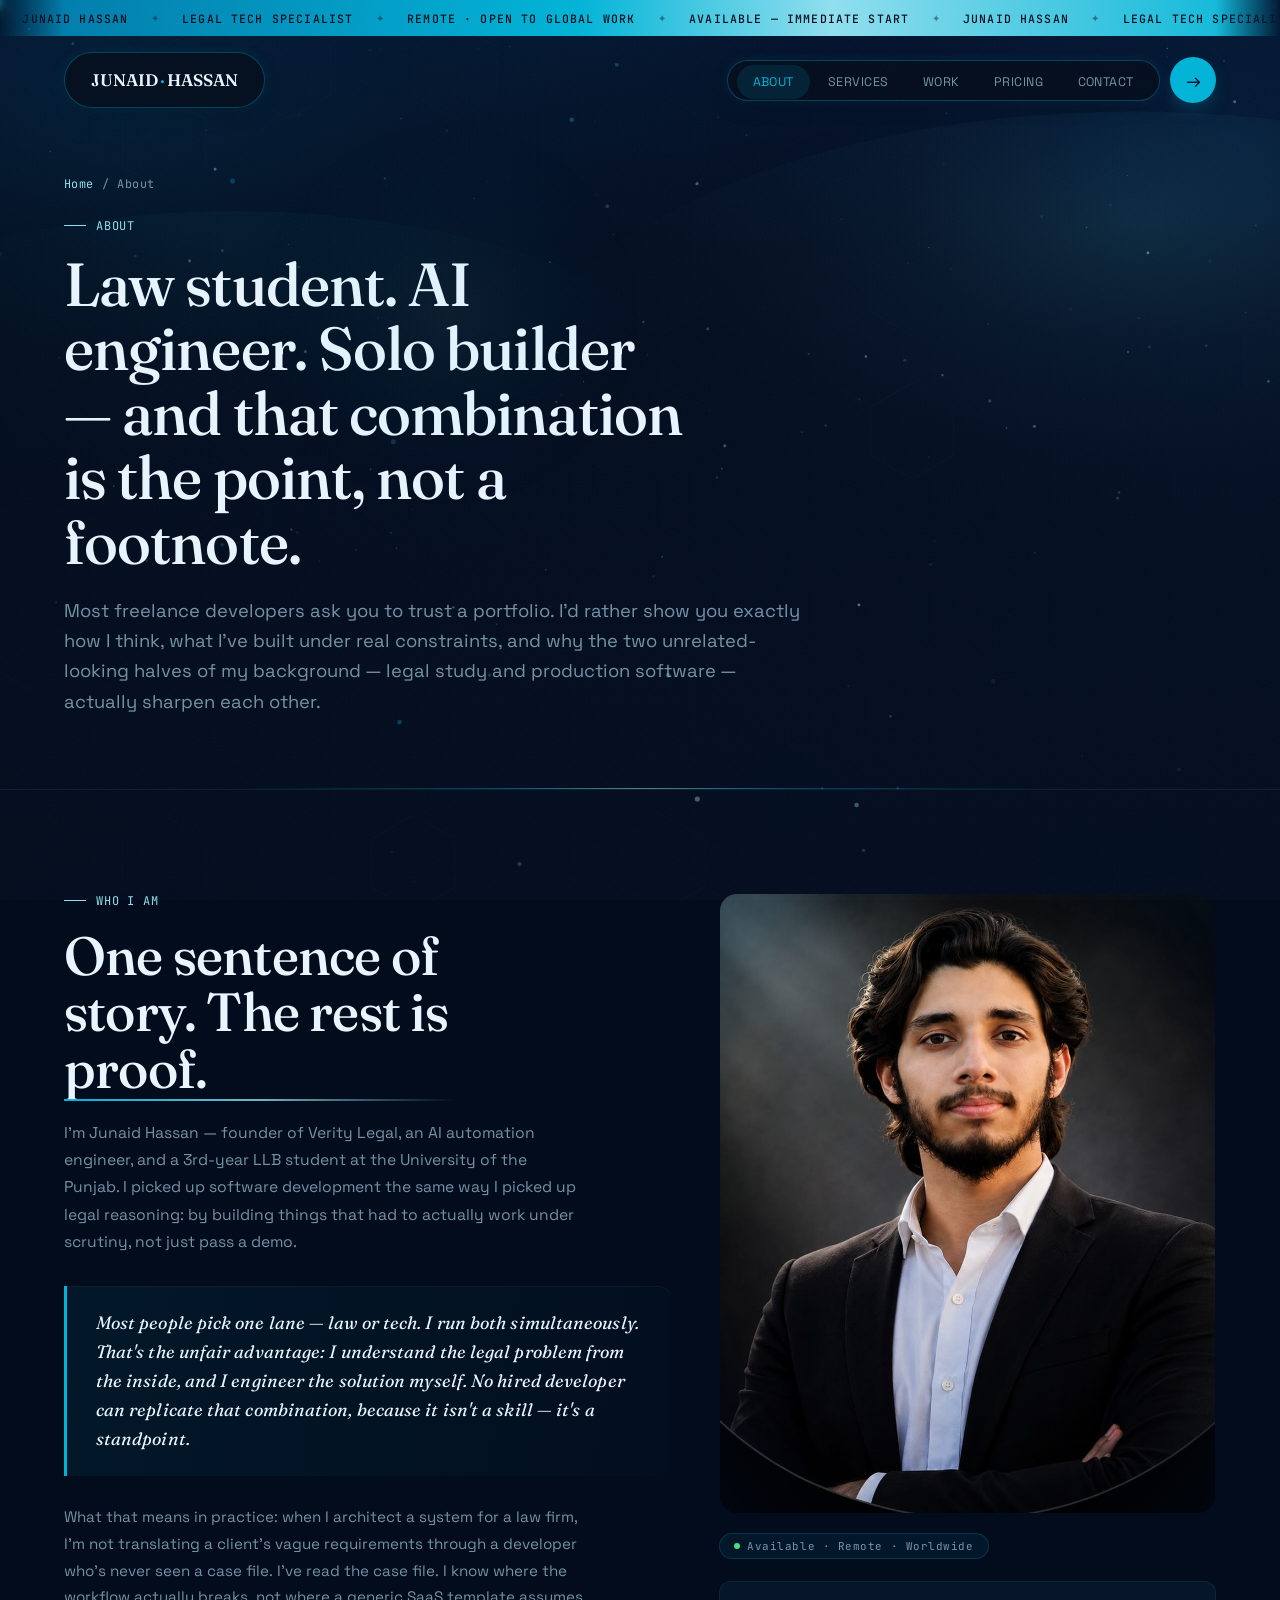
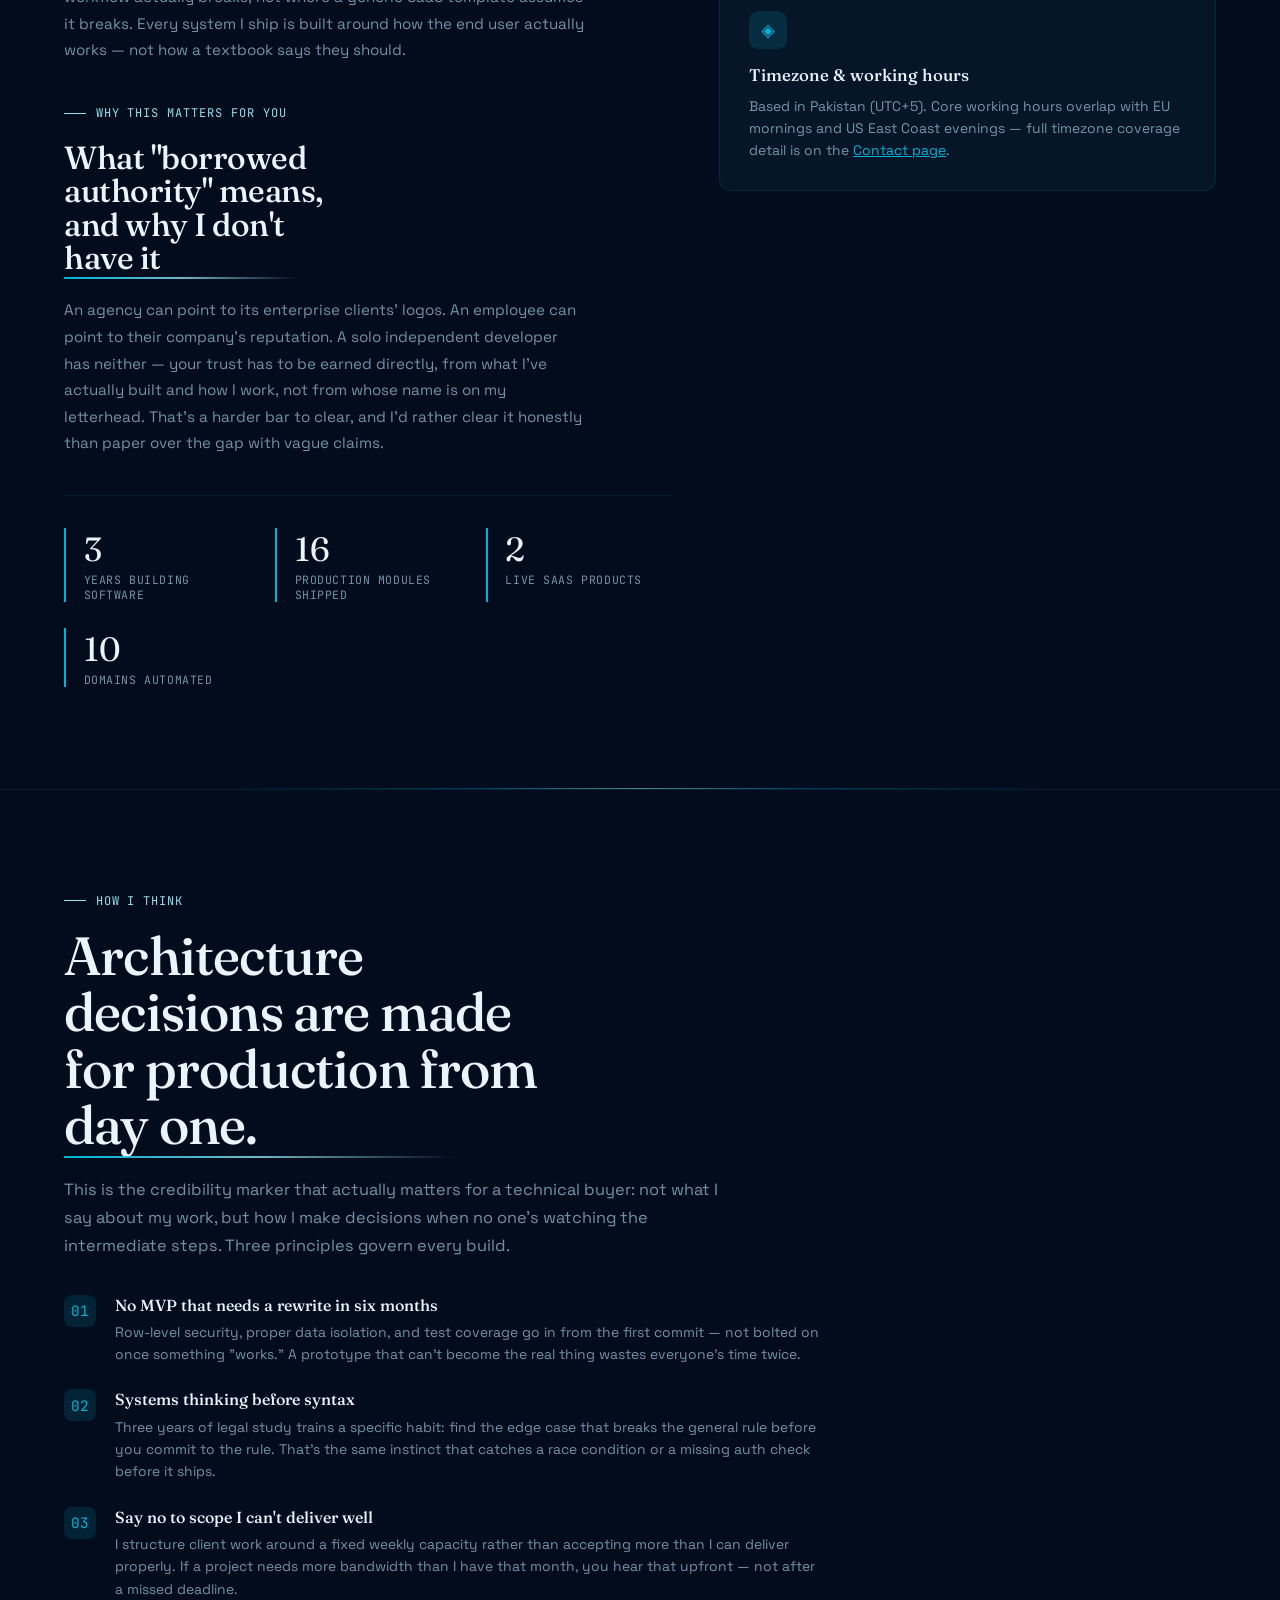
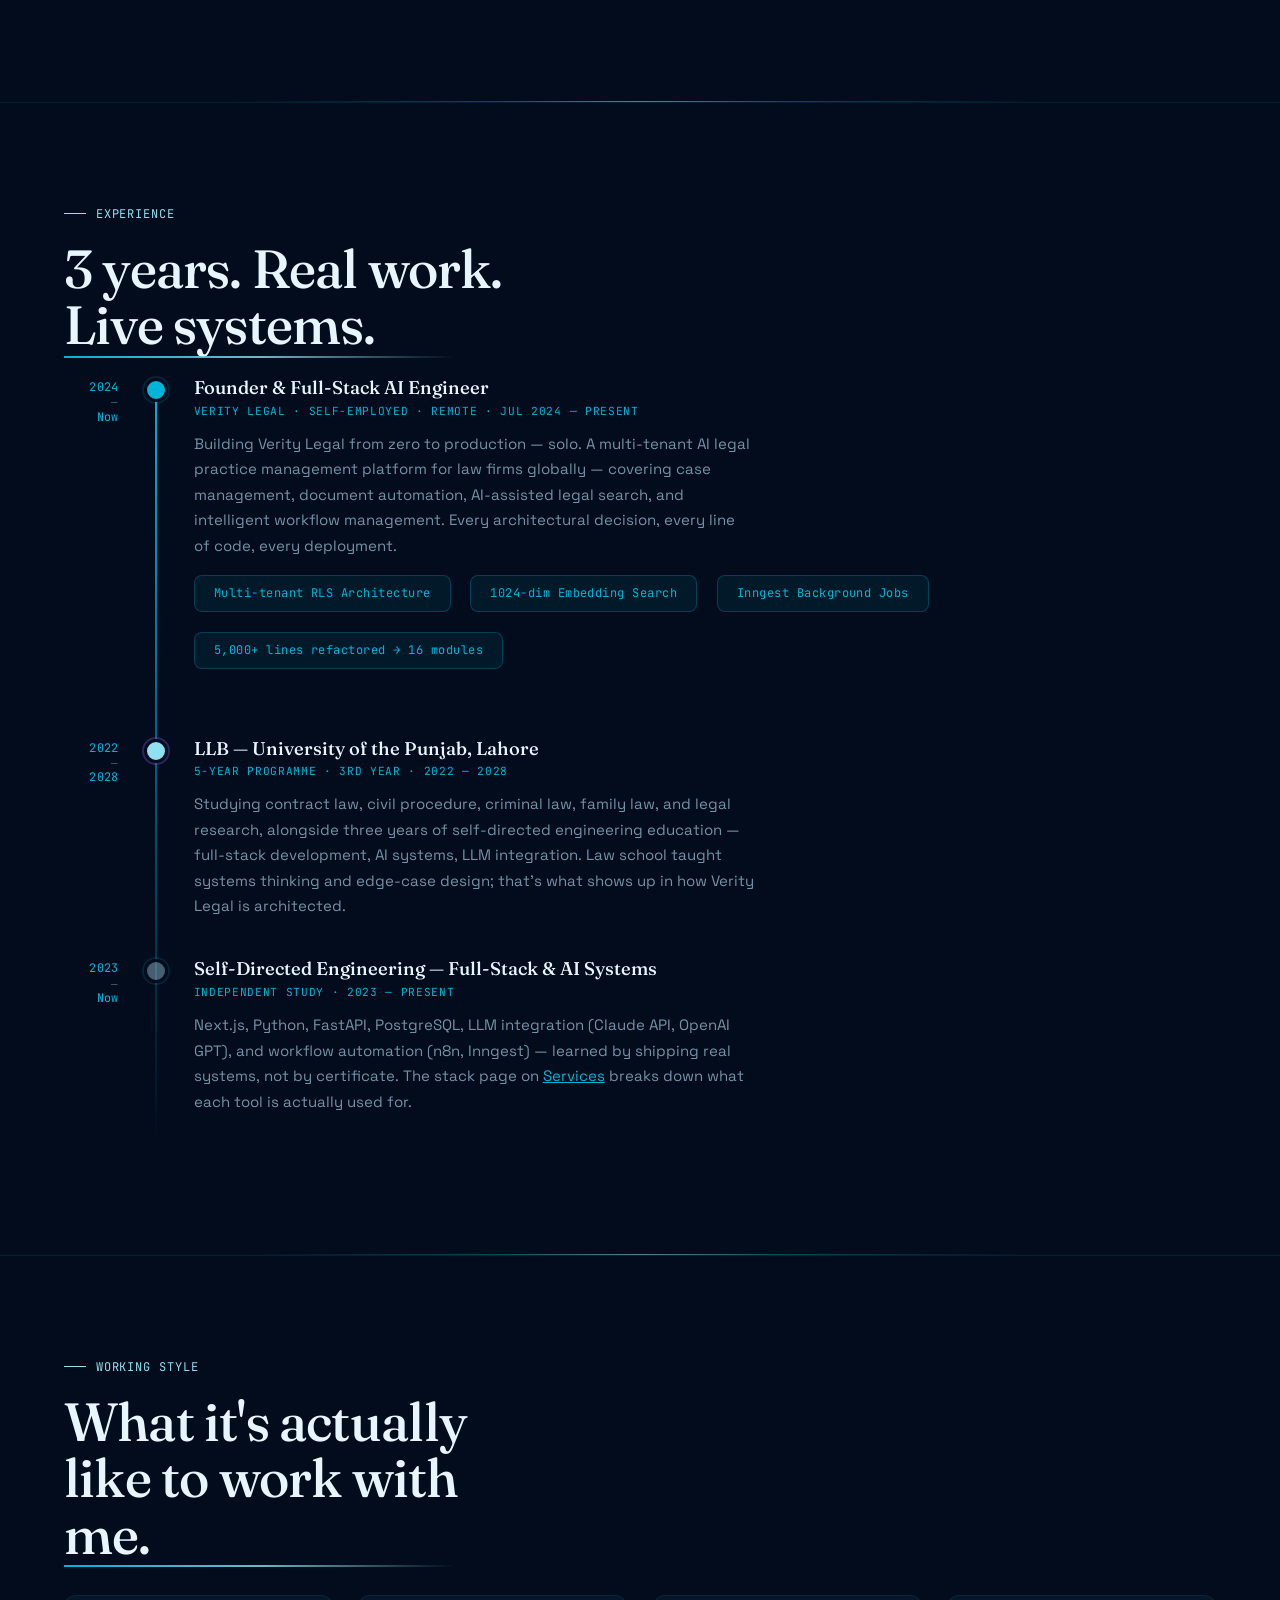
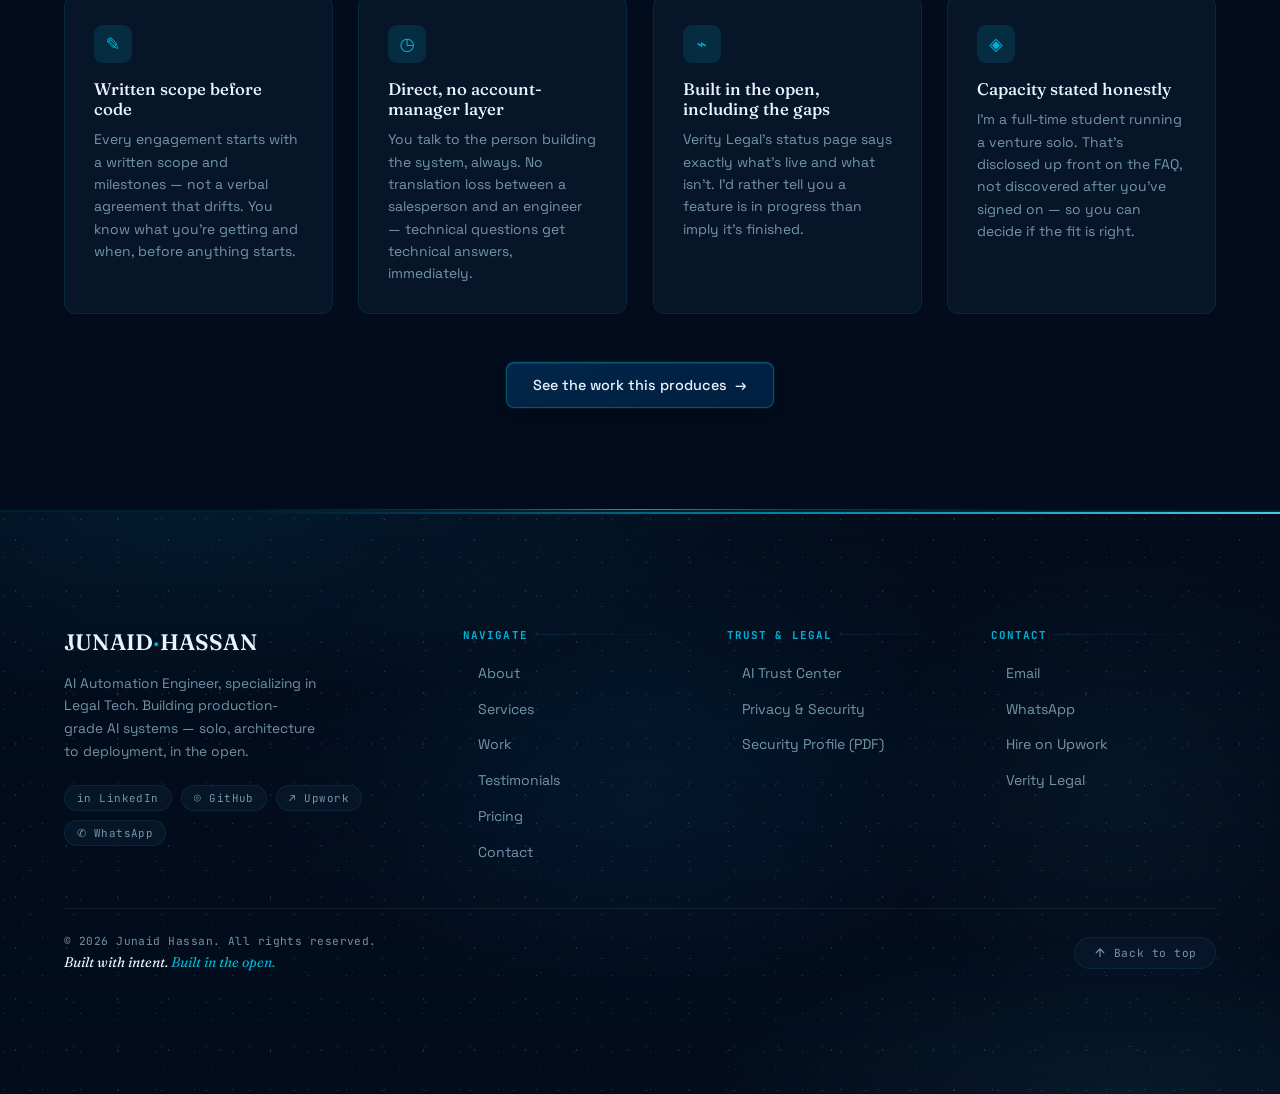
<file: about.html>
<!DOCTYPE html>
<html lang="en">
<head>
<meta charset="UTF-8">
<meta name="google-site-verification" content="Zo-1-3_jk0CMlfBj04-vwXbx1UrbDhZj0A1IevaZsqs" />
<meta name="viewport" content="width=device-width, initial-scale=1.0, viewport-fit=cover">
<meta name="mobile-web-app-capable" content="yes">
<meta name="apple-mobile-web-app-capable" content="yes">
<meta name="apple-mobile-web-app-status-bar-style" content="black-translucent">
<link rel="icon" href="data:image/svg+xml,%3Csvg xmlns=%22http://www.w3.org/2000/svg%22 viewBox=%220 0 100 100%22%3E%3Crect width=%22100%22 height=%22100%22 rx=%2220%22 fill=%22%23030c1c%22/%3E%3Ctext x=%2250%22 y=%2266%22 font-size=%2255%22 font-family=%22Arial,sans-serif%22 font-weight=%22bold%22 fill=%22%2300b4d8%22 text-anchor=%22middle%22%3EJ%3C/text%3E%3C/svg%3E">
<title>About Junaid Hassan — AI Automation Engineer & Legal Tech Founder</title>
<meta name="description" content="Law student, AI engineer, solo builder. Why a legal background and production software engineering sharpen each other — and what it's actually like to work with me.">
<link rel="manifest" href="/manifest.json">
<meta name="theme-color" content="#030c1c">
<meta name="color-scheme" content="dark">
<meta property="og:title" content="About Junaid Hassan — AI Automation Engineer & Legal Tech Founder">
<meta property="og:description" content="Law student, AI engineer, solo builder. Why a legal background and production software engineering sharpen each other — and what it's actually like to work with me.">
<meta property="og:type" content="website">
<meta property="og:url" content="https://junaid-hassan.vercel.app/about.html">
<meta property="og:image" content="https://junaid-hassan.vercel.app/assets/og-banner.png">
<meta property="og:image:width" content="1200">
<meta property="og:image:height" content="630">
<link rel="canonical" href="https://junaid-hassan.vercel.app/about.html">
<meta name="twitter:card" content="summary_large_image">
<meta name="twitter:title" content="About Junaid Hassan — AI Automation Engineer & Legal Tech Founder">
<meta name="twitter:description" content="Law student, AI engineer, solo builder. Why a legal background and production software engineering sharpen each other — and what it's actually like to work with me.">
<meta name="twitter:image" content="https://junaid-hassan.vercel.app/assets/og-banner.png">
<script type="application/ld+json">
{
  "@context": "https://schema.org",
  "@type": "ProfilePage",
  "mainEntity": {
    "@type": "Person",
    "name": "Junaid Hassan",
    "jobTitle": "AI Automation Engineer",
    "description": "Founder of Verity Legal, AI automation engineer, and 3rd-year LLB student at the University of the Punjab. Builds production-grade AI systems for law firms and B2B companies globally.",
    "url": "https://junaid-hassan.vercel.app/about.html",
    "email": "junaid.aideveloper@gmail.com",
    "sameAs": [
      "https://www.linkedin.com/in/junaidxaiautomation",
      "https://github.com/JunaidxAutomation",
      "https://www.upwork.com/freelancers/~0137bbeb7425fe8586"
    ],
    "alumniOf": "University of the Punjab",
    "knowsAbout": ["AI Automation","Legal Tech","LLM Integration","Next.js","Python","FastAPI","Supabase"]
  }
}
</script>
<link rel="preconnect" href="https://fonts.googleapis.com">
<link rel="preconnect" href="https://fonts.gstatic.com" crossorigin>
<link href="https://fonts.googleapis.com/css2?family=Fraunces:opsz,wght@9..144,300;9..144,500;9..144,600;9..144,700&family=Space+Grotesk:wght@400;500;700&family=JetBrains+Mono:wght@400;500&display=swap" rel="stylesheet">
<link rel="stylesheet" href="base.css">
<link rel="stylesheet" href="pages.css">
</head>
<body>

<a href="#main-content" class="skip-link">Skip to content</a>

<div class="page-lines" aria-hidden="true">
  <span class="pl-h"></span><span class="pl-h"></span><span class="pl-h"></span><span class="pl-h"></span><span class="pl-h"></span>
  <span class="pl-h"></span><span class="pl-h"></span><span class="pl-h"></span><span class="pl-h"></span><span class="pl-h"></span>
  <span class="pl-v"></span><span class="pl-v"></span><span class="pl-v"></span><span class="pl-v"></span><span class="pl-v"></span>
  <span class="pl-v"></span><span class="pl-v"></span><span class="pl-v"></span><span class="pl-v"></span>
  <span class="pl-d"></span><span class="pl-d"></span><span class="pl-d"></span><span class="pl-d"></span><span class="pl-d"></span>
</div>

<canvas id="bg-aurora" aria-hidden="true"></canvas>
<canvas id="bg-hex"    aria-hidden="true"></canvas>
<canvas id="bg-stars"  aria-hidden="true"></canvas>
<div class="bg-orbs" aria-hidden="true"></div>
<div class="grain-overlay" aria-hidden="true"></div>
<div class="scroll-progress" id="scrollProgress" role="progressbar" aria-valuemin="0" aria-valuemax="100" aria-valuenow="0" aria-label="Page scroll progress"></div>

<div class="announce-bar" id="announceBar">
  <div class="announce-outer">
    <div class="announce-track" aria-label="Available for global projects">
      <div class="announce-group">
        <span>Junaid Hassan</span><span class="sep">✦</span>
        <span>Legal Tech Specialist</span><span class="sep">✦</span>
        <span>Remote · Open to Global Work</span><span class="sep">✦</span>
        <span>Available — Immediate Start</span><span class="sep">✦</span>
      </div>
      <div class="announce-group" aria-hidden="true">
        <span>Junaid Hassan</span><span class="sep">✦</span>
        <span>Legal Tech Specialist</span><span class="sep">✦</span>
        <span>Remote · Open to Global Work</span><span class="sep">✦</span>
        <span>Available — Immediate Start</span><span class="sep">✦</span>
      </div>
    </div>
  </div>
</div>

<header>
  <a href="index.html#top" class="logo logo-pill">JUNAID<span>·</span>HASSAN</a>
  <div class="nav-cluster">
    <nav class="pill-nav" aria-label="Primary">
      <ul>
        <li><a href="about.html" class="navlink">About</a></li>
        <li><a href="services.html" class="navlink">Services</a></li>
        <li><a href="work.html" class="navlink">Work</a></li>
        <li><a href="pricing.html" class="navlink">Pricing</a></li>
        <li><a href="contact.html" class="navlink">Contact</a></li>
      </ul>
    </nav>
    <a href="contact.html" class="nav-cta-circle" aria-label="Book a call">→</a>
    <button class="mobile-toggle" id="hamburgerBtn" aria-label="Open navigation menu" aria-expanded="false" aria-controls="mobileMenu" type="button">
      <span class="hb-bar"></span>
      <span class="hb-bar"></span>
      <span class="hb-bar"></span>
    </button>
  </div>
</header>

<div class="mobile-menu" id="mobileMenu" role="dialog" aria-modal="true" aria-label="Navigation menu">
  <button class="mobile-menu-close" id="mobileMenuClose" aria-label="Close menu">✕</button>
  <nav aria-label="Mobile">
    <a href="index.html#top" class="mobile-navlink">Home</a>
    <a href="about.html" class="mobile-navlink">About</a>
    <a href="services.html" class="mobile-navlink">Services</a>
    <a href="work.html" class="mobile-navlink">Work</a>
    <a href="testimonials.html" class="mobile-navlink">Testimonials</a>
    <a href="pricing.html" class="mobile-navlink">Pricing</a>
    <a href="trust.html" class="mobile-navlink">AI Trust Center</a>
    <a href="legal.html" class="mobile-navlink">Legal &amp; Security</a>
    <a href="contact.html" class="mobile-navlink">Contact</a>
  </nav>
</div>

<main id="main-content">
<!-- ============ PAGE HERO ============ -->
<section class="page-hero">
  <div class="container">
    <div class="breadcrumb"><a href="index.html#top">Home</a> <span>/</span> <span>About</span></div>
    <div class="eyebrow mono">About</div>
    <h1>Law student. AI engineer. Solo builder — and that combination is the point, not a footnote.</h1>
    <p class="page-sub">Most freelance developers ask you to trust a portfolio. I'd rather show you exactly how I think, what I've built under real constraints, and why the two unrelated-looking halves of my background — legal study and production software — actually sharpen each other.</p>
  </div>
</section>

<!-- ============ STORY + CREDENTIALS ============ -->
<section id="story">
  <div class="container">
    <div class="two-col">
      <div class="text-col">
        <div class="eyebrow mono">Who I Am</div>
        <h2>One sentence of story. The rest is proof.</h2>
        <p style="color:var(--muted); font-size:.98rem; line-height:1.75; margin-bottom:1.4rem;">I'm Junaid Hassan — founder of Verity Legal, an AI automation engineer, and a 3rd-year LLB student at the University of the Punjab. I picked up software development the same way I picked up legal reasoning: by building things that had to actually work under scrutiny, not just pass a demo.</p>
        <div class="quote-pull">
          <p>Most people pick one lane — law or tech. I run both simultaneously. That's the unfair advantage: I understand the legal problem from the inside, and I engineer the solution myself. No hired developer can replicate that combination, because it isn't a skill — it's a standpoint.</p>
        </div>
        <p style="color:var(--muted); font-size:.95rem; line-height:1.75; margin-top:1.4rem;">What that means in practice: when I architect a system for a law firm, I'm not translating a client's vague requirements through a developer who's never seen a case file. I've read the case file. I know where the workflow actually breaks, not where a generic SaaS template assumes it breaks. Every system I ship is built around how the end user actually works — not how a textbook says they should.</p>

        <div class="eyebrow mono" style="margin-top:2.6rem;">Why This Matters For You</div>
        <h2 style="font-size:clamp(1.5rem,2.8vw,2rem);">What "borrowed authority" means, and why I don't have it</h2>
        <p style="color:var(--muted); font-size:.95rem; line-height:1.75;">An agency can point to its enterprise clients' logos. An employee can point to their company's reputation. A solo independent developer has neither — your trust has to be earned directly, from what I've actually built and how I work, not from whose name is on my letterhead. That's a harder bar to clear, and I'd rather clear it honestly than paper over the gap with vague claims.</p>

        <div class="stat-strip">
          <div class="stat"><div class="num" data-target="3">0</div><div class="label">Years building software</div></div>
          <div class="stat"><div class="num" data-target="16">0</div><div class="label">Production modules shipped</div></div>
          <div class="stat"><div class="num" data-target="2">0</div><div class="label">Live SaaS products</div></div>
          <div class="stat"><div class="num" data-target="10">0</div><div class="label">Domains automated</div></div>
        </div>
      </div>

      <div class="media-col">
        <div class="photo-frame">
          <img src="assets/me.jpeg" alt="Junaid Hassan" onerror="this.closest('.photo-frame').style.display='none'">
          <div class="frame-icon">◐</div>
          <div class="frame-mono">Junaid Hassan · Wazirabad, Pakistan</div>
        </div>
        <div class="avail-pill" style="margin-top:1.2rem;">
          <span class="avail-dot"></span>
          Available · Remote · Worldwide
        </div>
        <div class="trust-card" style="margin-top:1.4rem;">
          <div class="tc-icon">◈</div>
          <h4>Timezone &amp; working hours</h4>
          <p>Based in Pakistan (UTC+5). Core working hours overlap with EU mornings and US East Coast evenings — full timezone coverage detail is on the <a href="contact.html" style="color:var(--teal);">Contact page</a>.</p>
        </div>
      </div>
    </div>
  </div>
</section>

<!-- ============ HOW I WORK / JUDGMENT ============ -->
<section id="judgment">
  <div class="container">
    <div class="eyebrow mono">How I Think</div>
    <h2>Architecture decisions are made for production from day one.</h2>
    <p class="section-intro">This is the credibility marker that actually matters for a technical buyer: not what I say about my work, but how I make decisions when no one's watching the intermediate steps. Three principles govern every build.</p>

    <div class="pillar-list" style="max-width:760px;">
      <div class="pillar">
        <div class="pillar-mark">01</div>
        <div>
          <h4>No MVP that needs a rewrite in six months</h4>
          <p>Row-level security, proper data isolation, and test coverage go in from the first commit — not bolted on once something "works." A prototype that can't become the real thing wastes everyone's time twice.</p>
        </div>
      </div>
      <div class="pillar">
        <div class="pillar-mark">02</div>
        <div>
          <h4>Systems thinking before syntax</h4>
          <p>Three years of legal study trains a specific habit: find the edge case that breaks the general rule before you commit to the rule. That's the same instinct that catches a race condition or a missing auth check before it ships.</p>
        </div>
      </div>
      <div class="pillar">
        <div class="pillar-mark">03</div>
        <div>
          <h4>Say no to scope I can't deliver well</h4>
          <p>I structure client work around a fixed weekly capacity rather than accepting more than I can deliver properly. If a project needs more bandwidth than I have that month, you hear that upfront — not after a missed deadline.</p>
        </div>
      </div>
    </div>
  </div>
</section>

<!-- ============ TIMELINE / EXPERIENCE ============ -->
<section id="timeline-full">
  <div class="container">
    <div class="eyebrow mono">Experience</div>
    <h2>3 years. Real work. Live systems.</h2>
    <div class="timeline timeline-v2 reveal">
      <div class="tl-item reveal">
        <div class="tl-year mono">2024<span class="tl-year-dash">—</span>Now</div>
        <div class="tl-dot"></div>
        <div class="tl-body">
          <h4>Founder &amp; Full-Stack AI Engineer</h4>
          <div class="tl-meta">Verity Legal · Self-employed · Remote · Jul 2024 — Present</div>
          <p>Building Verity Legal from zero to production — solo. A multi-tenant AI legal practice management platform for law firms globally — covering case management, document automation, AI-assisted legal search, and intelligent workflow management. Every architectural decision, every line of code, every deployment.</p>
          <div class="metrics-row" style="margin-top:1rem;">
            <div class="metric-chip reveal">Multi-tenant RLS Architecture</div>
            <div class="metric-chip reveal">1024-dim Embedding Search</div>
            <div class="metric-chip reveal">Inngest Background Jobs</div>
            <div class="metric-chip reveal">5,000+ lines refactored → 16 modules</div>
          </div>
        </div>
      </div>
      <div class="tl-item reveal">
        <div class="tl-year mono">2022<span class="tl-year-dash">—</span>2028</div>
        <div class="tl-dot" style="background:var(--violet);box-shadow:0 0 0 2px rgba(139,92,246,.3);"></div>
        <div class="tl-body">
          <h4>LLB — University of the Punjab, Lahore</h4>
          <div class="tl-meta">5-Year Programme · 3rd Year · 2022 — 2028</div>
          <p>Studying contract law, civil procedure, criminal law, family law, and legal research, alongside three years of self-directed engineering education — full-stack development, AI systems, LLM integration. Law school taught systems thinking and edge-case design; that's what shows up in how Verity Legal is architected.</p>
        </div>
      </div>
      <div class="tl-item reveal">
        <div class="tl-year mono">2023<span class="tl-year-dash">—</span>Now</div>
        <div class="tl-dot" style="background:rgba(176,218,240,.4);"></div>
        <div class="tl-body">
          <h4>Self-Directed Engineering — Full-Stack &amp; AI Systems</h4>
          <div class="tl-meta">Independent Study · 2023 — Present</div>
          <p>Next.js, Python, FastAPI, PostgreSQL, LLM integration (Claude API, OpenAI GPT), and workflow automation (n8n, Inngest) — learned by shipping real systems, not by certificate. The stack page on <a href="services.html" style="color:var(--teal);">Services</a> breaks down what each tool is actually used for.</p>
        </div>
      </div>
    </div>
  </div>
</section>

<!-- ============ VALUES / WORKING STYLE ============ -->
<section id="values">
  <div class="container">
    <div class="eyebrow mono">Working Style</div>
    <h2>What it's actually like to work with me.</h2>
    <div class="trust-grid">
      <div class="trust-card reveal">
        <div class="tc-icon">✎</div>
        <h4>Written scope before code</h4>
        <p>Every engagement starts with a written scope and milestones — not a verbal agreement that drifts. You know what you're getting and when, before anything starts.</p>
      </div>
      <div class="trust-card reveal">
        <div class="tc-icon">◷</div>
        <h4>Direct, no account-manager layer</h4>
        <p>You talk to the person building the system, always. No translation loss between a salesperson and an engineer — technical questions get technical answers, immediately.</p>
      </div>
      <div class="trust-card reveal">
        <div class="tc-icon">⌁</div>
        <h4>Built in the open, including the gaps</h4>
        <p>Verity Legal's status page says exactly what's live and what isn't. I'd rather tell you a feature is in progress than imply it's finished.</p>
      </div>
      <div class="trust-card reveal">
        <div class="tc-icon">◈</div>
        <h4>Capacity stated honestly</h4>
        <p>I'm a full-time student running a venture solo. That's disclosed up front on the FAQ, not discovered after you've signed on — so you can decide if the fit is right.</p>
      </div>
    </div>

    <div class="center-cta">
      <a href="work.html" class="btn btn-magnetic">See the work this produces <span class="btn-arrow">→</span></a>
    </div>
  </div>
</section>

</main>

<footer>
  <div class="footer-orb" aria-hidden="true"></div>
  <div class="footer-orb-2" aria-hidden="true"></div>
  <div class="footer-frost" aria-hidden="true"></div>
  <div class="container">
    <div class="footer-grid">

      <div class="footer-brand">
        <a href="index.html#top" class="logo">JUNAID<span>·</span>HASSAN</a>
        <p>AI Automation Engineer, specializing in Legal Tech. Building production-grade AI systems — solo, architecture to deployment, in the open.</p>
        <div class="footer-socials">
          <a href="https://www.linkedin.com/in/junaidxaiautomation" target="_blank" rel="noopener noreferrer" class="footer-social-pill">in LinkedIn</a>
          <a href="https://github.com/JunaidxAutomation" target="_blank" rel="noopener noreferrer" class="footer-social-pill">◎ GitHub</a>
          <a href="https://www.upwork.com/freelancers/~0137bbeb7425fe8586" target="_blank" rel="noopener noreferrer" class="footer-social-pill">↗ Upwork</a>
          <a href="https://wa.me/923130654431" target="_blank" rel="noopener noreferrer" class="footer-social-pill">✆ WhatsApp</a>
        </div>
      </div>

      <div class="footer-col">
        <h5>Navigate</h5>
        <ul>
          <li><a href="about.html">About</a></li>
          <li><a href="services.html">Services</a></li>
          <li><a href="work.html">Work</a></li>
          <li><a href="testimonials.html">Testimonials</a></li>
          <li><a href="pricing.html">Pricing</a></li>
          <li><a href="contact.html">Contact</a></li>
        </ul>
      </div>

      <div class="footer-col">
        <h5>Trust &amp; Legal</h5>
        <ul>
          <li><a href="trust.html">AI Trust Center</a></li>
          <li><a href="legal.html">Privacy &amp; Security</a></li>
          <li><a href="legal.html#security-profile">Security Profile (PDF)</a></li>
        </ul>
      </div>

      <div class="footer-col">
        <h5>Contact</h5>
        <ul>
          <li><a href="mailto:junaid.aideveloper@gmail.com">Email</a></li>
          <li><a href="https://wa.me/923130654431" target="_blank" rel="noopener noreferrer">WhatsApp</a></li>
          <li><a href="https://www.upwork.com/freelancers/~0137bbeb7425fe8586" target="_blank" rel="noopener noreferrer">Hire on Upwork</a></li>
          <li><a href="https://verity-legal-sc28.vercel.app" target="_blank" rel="noopener noreferrer">Verity Legal</a></li>
        </ul>
      </div>

    </div>

    <div class="footer-bottom">
      <div class="footer-bottom-left">
        <div class="footer-copy">© 2026 Junaid Hassan. All rights reserved.</div>
        <div class="footer-tagline">Built with intent. <span>Built in the open.</span></div>
      </div>
      <a href="#top" class="footer-back-top">
        <svg viewBox="0 0 24 24" stroke-width="2"><path d="M12 19V5M5 12l7-7 7 7"/></svg>
        Back to top
      </a>
    </div>
  </div>
</footer>


<script src="bg.js"></script>
<script src="base.js"></script>


</body>
</html>
</file>
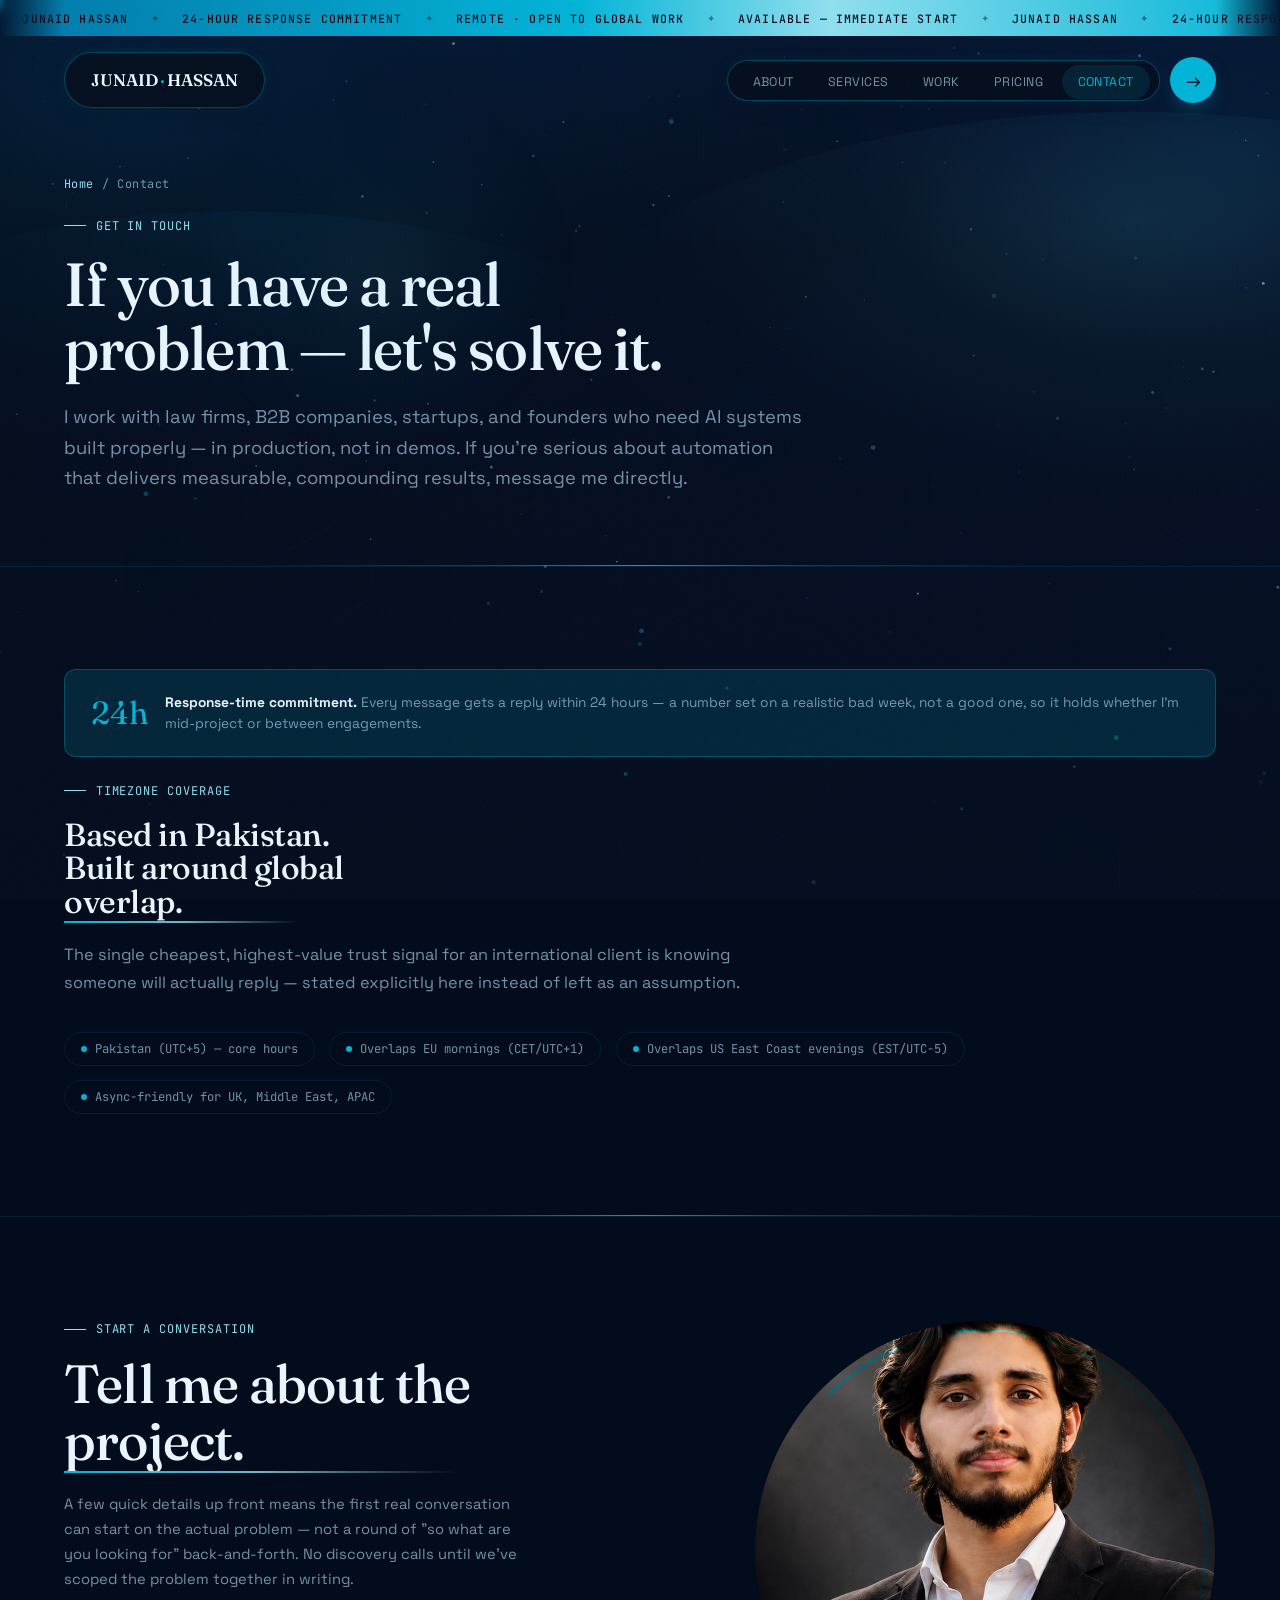
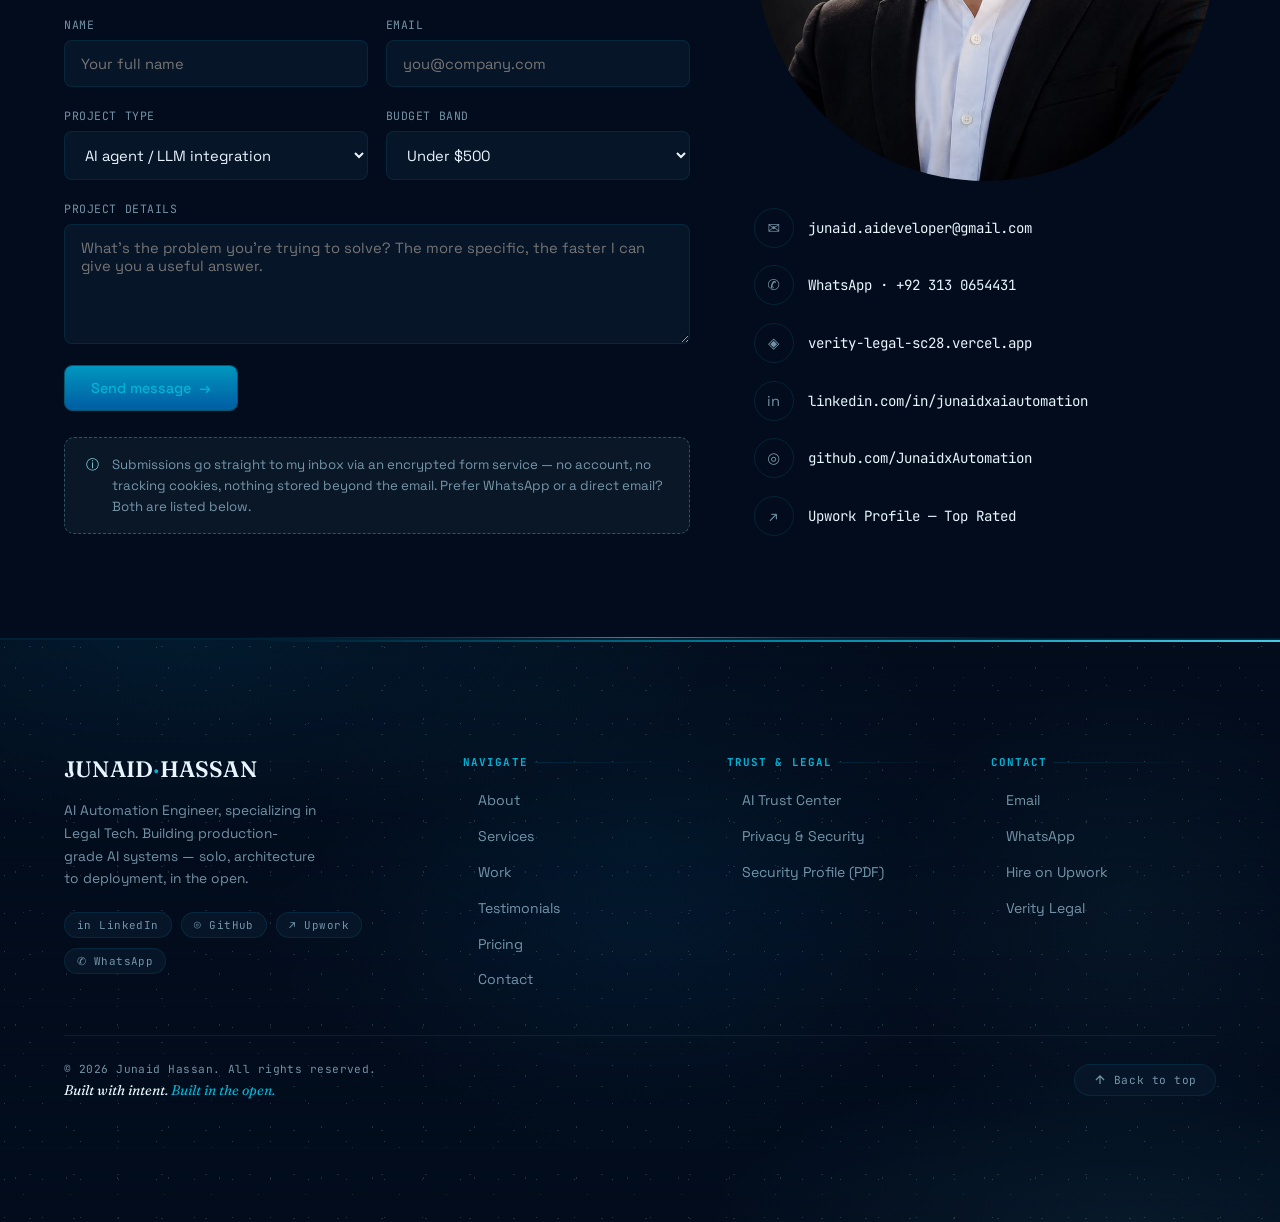
<file: contact.html>
<!DOCTYPE html>
<html lang="en">
<head>
<meta charset="UTF-8">
<meta name="google-site-verification" content="Zo-1-3_jk0CMlfBj04-vwXbx1UrbDhZj0A1IevaZsqs" />
<meta name="viewport" content="width=device-width, initial-scale=1.0, viewport-fit=cover">
<meta name="mobile-web-app-capable" content="yes">
<meta name="apple-mobile-web-app-capable" content="yes">
<meta name="apple-mobile-web-app-status-bar-style" content="black-translucent">
<link rel="icon" href="data:image/svg+xml,%3Csvg xmlns=%22http://www.w3.org/2000/svg%22 viewBox=%220 0 100 100%22%3E%3Crect width=%22100%22 height=%22100%22 rx=%2220%22 fill=%22%23030c1c%22/%3E%3Ctext x=%2250%22 y=%2266%22 font-size=%2255%22 font-family=%22Arial,sans-serif%22 font-weight=%22bold%22 fill=%22%2300b4d8%22 text-anchor=%22middle%22%3EJ%3C/text%3E%3C/svg%3E">
<title>Contact — Junaid Hassan | AI Automation Engineer</title>
<meta name="description" content="Start a project with Junaid Hassan. 24-hour response-time commitment, UTC+5 with EU and US overlap, direct email, WhatsApp, and a quick pre-qualification form.">
<link rel="manifest" href="/manifest.json">
<meta name="theme-color" content="#030c1c">
<meta name="color-scheme" content="dark">
<meta property="og:title" content="Contact — Junaid Hassan">
<meta property="og:description" content="Start a project with Junaid Hassan. 24-hour response-time commitment, UTC+5 with EU and US overlap, direct email, WhatsApp, and a quick pre-qualification form.">
<meta property="og:type" content="website">
<meta property="og:url" content="https://junaid-hassan.vercel.app/contact.html">
<meta property="og:image" content="https://junaid-hassan.vercel.app/assets/og-banner.png">
<meta property="og:image:width" content="1200">
<meta property="og:image:height" content="630">
<link rel="canonical" href="https://junaid-hassan.vercel.app/contact.html">
<meta name="twitter:card" content="summary_large_image">
<meta name="twitter:title" content="Contact — Junaid Hassan">
<meta name="twitter:description" content="Start a project with Junaid Hassan. 24-hour response-time commitment, UTC+5 with EU and US overlap, direct email, WhatsApp, and a quick pre-qualification form.">
<meta name="twitter:image" content="https://junaid-hassan.vercel.app/assets/og-banner.png">
<script type="application/ld+json">
{
  "@context": "https://schema.org",
  "@type": "ContactPage",
  "name": "Contact Junaid Hassan",
  "url": "https://junaid-hassan.vercel.app/contact.html"
}
</script>
<link rel="preconnect" href="https://fonts.googleapis.com">
<link rel="preconnect" href="https://fonts.gstatic.com" crossorigin>
<link href="https://fonts.googleapis.com/css2?family=Fraunces:opsz,wght@9..144,300;9..144,500;9..144,600;9..144,700&family=Space+Grotesk:wght@400;500;700&family=JetBrains+Mono:wght@400;500&display=swap" rel="stylesheet">
<link rel="stylesheet" href="base.css">
<link rel="stylesheet" href="pages.css">
</head>
<body>

<a href="#main-content" class="skip-link">Skip to content</a>

<div class="page-lines" aria-hidden="true">
  <span class="pl-h"></span><span class="pl-h"></span><span class="pl-h"></span><span class="pl-h"></span><span class="pl-h"></span>
  <span class="pl-h"></span><span class="pl-h"></span><span class="pl-h"></span><span class="pl-h"></span><span class="pl-h"></span>
  <span class="pl-v"></span><span class="pl-v"></span><span class="pl-v"></span><span class="pl-v"></span><span class="pl-v"></span>
  <span class="pl-v"></span><span class="pl-v"></span><span class="pl-v"></span><span class="pl-v"></span>
  <span class="pl-d"></span><span class="pl-d"></span><span class="pl-d"></span><span class="pl-d"></span><span class="pl-d"></span>
</div>

<canvas id="bg-aurora" aria-hidden="true"></canvas>
<canvas id="bg-hex"    aria-hidden="true"></canvas>
<canvas id="bg-stars"  aria-hidden="true"></canvas>
<div class="bg-orbs" aria-hidden="true"></div>
<div class="grain-overlay" aria-hidden="true"></div>
<div class="scroll-progress" id="scrollProgress" role="progressbar" aria-valuemin="0" aria-valuemax="100" aria-valuenow="0" aria-label="Page scroll progress"></div>

<div class="announce-bar" id="announceBar">
  <div class="announce-outer">
    <div class="announce-track" aria-label="Available for global projects">
      <div class="announce-group">
        <span>Junaid Hassan</span><span class="sep">✦</span>
        <span>24-Hour Response Commitment</span><span class="sep">✦</span>
        <span>Remote · Open to Global Work</span><span class="sep">✦</span>
        <span>Available — Immediate Start</span><span class="sep">✦</span>
      </div>
      <div class="announce-group" aria-hidden="true">
        <span>Junaid Hassan</span><span class="sep">✦</span>
        <span>24-Hour Response Commitment</span><span class="sep">✦</span>
        <span>Remote · Open to Global Work</span><span class="sep">✦</span>
        <span>Available — Immediate Start</span><span class="sep">✦</span>
      </div>
    </div>
  </div>
</div>

<header>
  <a href="index.html#top" class="logo logo-pill">JUNAID<span>·</span>HASSAN</a>
  <div class="nav-cluster">
    <nav class="pill-nav" aria-label="Primary">
      <ul>
        <li><a href="about.html" class="navlink">About</a></li>
        <li><a href="services.html" class="navlink">Services</a></li>
        <li><a href="work.html" class="navlink">Work</a></li>
        <li><a href="pricing.html" class="navlink">Pricing</a></li>
        <li><a href="contact.html" class="navlink">Contact</a></li>
      </ul>
    </nav>
    <a href="contact.html" class="nav-cta-circle" aria-label="Book a call">→</a>
    <button class="mobile-toggle" id="hamburgerBtn" aria-label="Open navigation menu" aria-expanded="false" aria-controls="mobileMenu" type="button">
      <span class="hb-bar"></span>
      <span class="hb-bar"></span>
      <span class="hb-bar"></span>
    </button>
  </div>
</header>

<div class="mobile-menu" id="mobileMenu" role="dialog" aria-modal="true" aria-label="Navigation menu">
  <button class="mobile-menu-close" id="mobileMenuClose" aria-label="Close menu">✕</button>
  <nav aria-label="Mobile">
    <a href="index.html#top" class="mobile-navlink">Home</a>
    <a href="about.html" class="mobile-navlink">About</a>
    <a href="services.html" class="mobile-navlink">Services</a>
    <a href="work.html" class="mobile-navlink">Work</a>
    <a href="testimonials.html" class="mobile-navlink">Testimonials</a>
    <a href="pricing.html" class="mobile-navlink">Pricing</a>
    <a href="trust.html" class="mobile-navlink">AI Trust Center</a>
    <a href="legal.html" class="mobile-navlink">Legal &amp; Security</a>
    <a href="contact.html" class="mobile-navlink">Contact</a>
  </nav>
</div>

<main id="main-content">
<!-- ============ PAGE HERO ============ -->
<section class="page-hero">
  <div class="container">
    <div class="breadcrumb"><a href="index.html#top">Home</a> <span>/</span> <span>Contact</span></div>
    <div class="eyebrow mono">Get In Touch</div>
    <h1>If you have a real problem — let's solve it.</h1>
    <p class="page-sub">I work with law firms, B2B companies, startups, and founders who need AI systems built properly — in production, not in demos. If you're serious about automation that delivers measurable, compounding results, message me directly.</p>
  </div>
</section>

<!-- ============ RESPONSE TIME + TIMEZONE ============ -->
<section id="response">
  <div class="container">
    <div class="response-card reveal">
      <div class="rc-num">24h</div>
      <div class="rc-text"><strong>Response-time commitment.</strong> Every message gets a reply within 24 hours — a number set on a realistic bad week, not a good one, so it holds whether I'm mid-project or between engagements.</div>
    </div>

    <div class="eyebrow mono">Timezone Coverage</div>
    <h2 style="font-size:clamp(1.5rem,2.8vw,2rem);">Based in Pakistan. Built around global overlap.</h2>
    <p class="section-intro">The single cheapest, highest-value trust signal for an international client is knowing someone will actually reply — stated explicitly here instead of left as an assumption.</p>
    <div class="tz-strip">
      <div class="tz-chip"><span class="tz-dot"></span> Pakistan (UTC+5) — core hours</div>
      <div class="tz-chip"><span class="tz-dot"></span> Overlaps EU mornings (CET/UTC+1)</div>
      <div class="tz-chip"><span class="tz-dot"></span> Overlaps US East Coast evenings (EST/UTC-5)</div>
      <div class="tz-chip"><span class="tz-dot"></span> Async-friendly for UK, Middle East, APAC</div>
    </div>
  </div>
</section>

<!-- ============ CONTACT FORM + DETAILS ============ -->
<section id="contact-main">
  <div class="container">
    <div class="media-row reverse">
      <div class="text-col">
        <div class="eyebrow mono">Start A Conversation</div>
        <h2>Tell me about the project.</h2>
        <p style="color:var(--muted); font-size:.92rem; line-height:1.7; margin-bottom:1.6rem;">A few quick details up front means the first real conversation can start on the actual problem — not a round of "so what are you looking for" back-and-forth. No discovery calls until we've scoped the problem together in writing.</p>

        <form class="contact-form" id="cf-form" action="https://api.web3forms.com/submit" method="POST">
          <input type="hidden" name="access_key" value="02e57988-e97d-4bc2-8302-82cf06db4901">
          <input type="hidden" name="subject" value="New project inquiry — junaid-hassan.vercel.app">
          <input type="hidden" name="from_name" value="Portfolio Contact Form">
          <input type="checkbox" name="botcheck" class="hidden" style="display:none;">
          <div class="form-row">
            <div class="form-field">
              <label for="cf-name">Name</label>
              <input type="text" id="cf-name" name="name" required placeholder="Your full name">
            </div>
            <div class="form-field">
              <label for="cf-email">Email</label>
              <input type="email" id="cf-email" name="email" required placeholder="you@company.com">
            </div>
          </div>
          <div class="form-row">
            <div class="form-field">
              <label for="cf-type">Project type</label>
              <select id="cf-type" name="project_type">
                <option>AI agent / LLM integration</option>
                <option>Full-stack SaaS build</option>
                <option>Legal tech / B2B automation</option>
                <option>Ongoing retainer</option>
                <option>Not sure yet</option>
              </select>
            </div>
            <div class="form-field">
              <label for="cf-budget">Budget band</label>
              <select id="cf-budget" name="budget_band">
                <option>Under $500</option>
                <option>$500 – $1,500</option>
                <option>$1,500 – $5,000</option>
                <option>$5,000+ / phased enterprise</option>
                <option>Let's discuss</option>
              </select>
            </div>
          </div>
          <div class="form-field">
            <label for="cf-message">Project details</label>
            <textarea id="cf-message" name="message" required placeholder="What's the problem you're trying to solve? The more specific, the faster I can give you a useful answer."></textarea>
          </div>
          <button type="submit" class="btn btn-liquid" id="cf-submit-btn" style="align-self:flex-start;">
            <span class="btn-text">Send message</span> <span class="btn-arrow">→</span>
          </button>
          <div id="cf-result" role="status" aria-live="polite" style="margin-top:1rem; font-size:.9rem; display:none;"></div>
        </form>

        <div class="ph-notice" style="margin-top:1.6rem;">
          <span class="ph-icon">ⓘ</span>
          <span>Submissions go straight to my inbox via an encrypted form service — no account, no tracking cookies, nothing stored beyond the email. Prefer WhatsApp or a direct email? Both are listed below.</span>
        </div>

        <script>
        (function(){
          var form = document.getElementById('cf-form');
          if(!form) return;
          var btn = document.getElementById('cf-submit-btn');
          var btnText = btn.querySelector('.btn-text');
          var result = document.getElementById('cf-result');

          form.addEventListener('submit', function(e){
            e.preventDefault();
            btn.disabled = true;
            btnText.textContent = 'Sending…';
            result.style.display = 'none';

            var formData = new FormData(form);
            var object = Object.fromEntries(formData);
            var json = JSON.stringify(object);

            fetch(form.action, {
              method: 'POST',
              headers: { 'Content-Type': 'application/json', 'Accept': 'application/json' },
              body: json
            })
            .then(function(response){ return response.json(); })
            .then(function(data){
              result.style.display = 'block';
              if(data.success){
                result.style.color = 'var(--teal, #00b4d8)';
                result.textContent = '✓ Message sent — I\'ll reply within 24 hours.';
                form.reset();
              } else {
                result.style.color = '#ff6b6b';
                result.textContent = 'Something went wrong. Please email me directly at junaid.aideveloper@gmail.com.';
              }
            })
            .catch(function(){
              result.style.display = 'block';
              result.style.color = '#ff6b6b';
              result.textContent = 'Network error. Please email me directly at junaid.aideveloper@gmail.com.';
            })
            .finally(function(){
              btn.disabled = false;
              btnText.textContent = 'Send message';
            });
          });
        })();
        </script>
      </div>

      <div class="media-col">
        <div class="photo-frame circle">
          <img src="assets/me.jpeg" alt="Junaid Hassan" onerror="this.closest('.photo-frame').style.display='none'">
          <div class="frame-icon">◐</div>
          <div class="frame-mono">Junaid Hassan · Available Now</div>
        </div>
        <div class="contact-list" style="margin-top:1.6rem;">
          <a href="mailto:junaid.aideveloper@gmail.com">
            <span class="icon-circle">✉</span>
            <span class="contact-value">junaid.aideveloper@gmail.com</span>
          </a>
          <a href="https://wa.me/923130654431" target="_blank" rel="noopener noreferrer">
            <span class="icon-circle">✆</span>
            <span class="contact-value">WhatsApp · +92 313 0654431</span>
          </a>
          <a href="https://verity-legal-sc28.vercel.app" target="_blank" rel="noopener noreferrer">
            <span class="icon-circle">◈</span>
            <span class="contact-value">verity-legal-sc28.vercel.app</span>
          </a>
          <a href="https://www.linkedin.com/in/junaidxaiautomation" target="_blank" rel="noopener noreferrer">
            <span class="icon-circle">in</span>
            <span class="contact-value">linkedin.com/in/junaidxaiautomation</span>
          </a>
          <a href="https://github.com/JunaidxAutomation" target="_blank" rel="noopener noreferrer">
            <span class="icon-circle">◎</span>
            <span class="contact-value">github.com/JunaidxAutomation</span>
          </a>
          <a href="https://www.upwork.com/freelancers/~0137bbeb7425fe8586" target="_blank" rel="noopener noreferrer">
            <span class="icon-circle">↗</span>
            <span class="contact-value">Upwork Profile — Top Rated</span>
          </a>
        </div>
      </div>
    </div>
  </div>
</section>

</main>

<footer>
  <div class="footer-orb" aria-hidden="true"></div>
  <div class="footer-orb-2" aria-hidden="true"></div>
  <div class="footer-frost" aria-hidden="true"></div>
  <div class="container">
    <div class="footer-grid">

      <div class="footer-brand">
        <a href="index.html#top" class="logo">JUNAID<span>·</span>HASSAN</a>
        <p>AI Automation Engineer, specializing in Legal Tech. Building production-grade AI systems — solo, architecture to deployment, in the open.</p>
        <div class="footer-socials">
          <a href="https://www.linkedin.com/in/junaidxaiautomation" target="_blank" rel="noopener noreferrer" class="footer-social-pill">in LinkedIn</a>
          <a href="https://github.com/JunaidxAutomation" target="_blank" rel="noopener noreferrer" class="footer-social-pill">◎ GitHub</a>
          <a href="https://www.upwork.com/freelancers/~0137bbeb7425fe8586" target="_blank" rel="noopener noreferrer" class="footer-social-pill">↗ Upwork</a>
          <a href="https://wa.me/923130654431" target="_blank" rel="noopener noreferrer" class="footer-social-pill">✆ WhatsApp</a>
        </div>
      </div>

      <div class="footer-col">
        <h5>Navigate</h5>
        <ul>
          <li><a href="about.html">About</a></li>
          <li><a href="services.html">Services</a></li>
          <li><a href="work.html">Work</a></li>
          <li><a href="testimonials.html">Testimonials</a></li>
          <li><a href="pricing.html">Pricing</a></li>
          <li><a href="contact.html">Contact</a></li>
        </ul>
      </div>

      <div class="footer-col">
        <h5>Trust &amp; Legal</h5>
        <ul>
          <li><a href="trust.html">AI Trust Center</a></li>
          <li><a href="legal.html">Privacy &amp; Security</a></li>
          <li><a href="legal.html#security-profile">Security Profile (PDF)</a></li>
        </ul>
      </div>

      <div class="footer-col">
        <h5>Contact</h5>
        <ul>
          <li><a href="mailto:junaid.aideveloper@gmail.com">Email</a></li>
          <li><a href="https://wa.me/923130654431" target="_blank" rel="noopener noreferrer">WhatsApp</a></li>
          <li><a href="https://www.upwork.com/freelancers/~0137bbeb7425fe8586" target="_blank" rel="noopener noreferrer">Hire on Upwork</a></li>
          <li><a href="https://verity-legal-sc28.vercel.app" target="_blank" rel="noopener noreferrer">Verity Legal</a></li>
        </ul>
      </div>

    </div>

    <div class="footer-bottom">
      <div class="footer-bottom-left">
        <div class="footer-copy">© 2026 Junaid Hassan. All rights reserved.</div>
        <div class="footer-tagline">Built with intent. <span>Built in the open.</span></div>
      </div>
      <a href="#top" class="footer-back-top">
        <svg viewBox="0 0 24 24" stroke-width="2"><path d="M12 19V5M5 12l7-7 7 7"/></svg>
        Back to top
      </a>
    </div>
  </div>
</footer>


<script src="bg.js"></script>
<script src="base.js"></script>


</body>
</html>
</file>
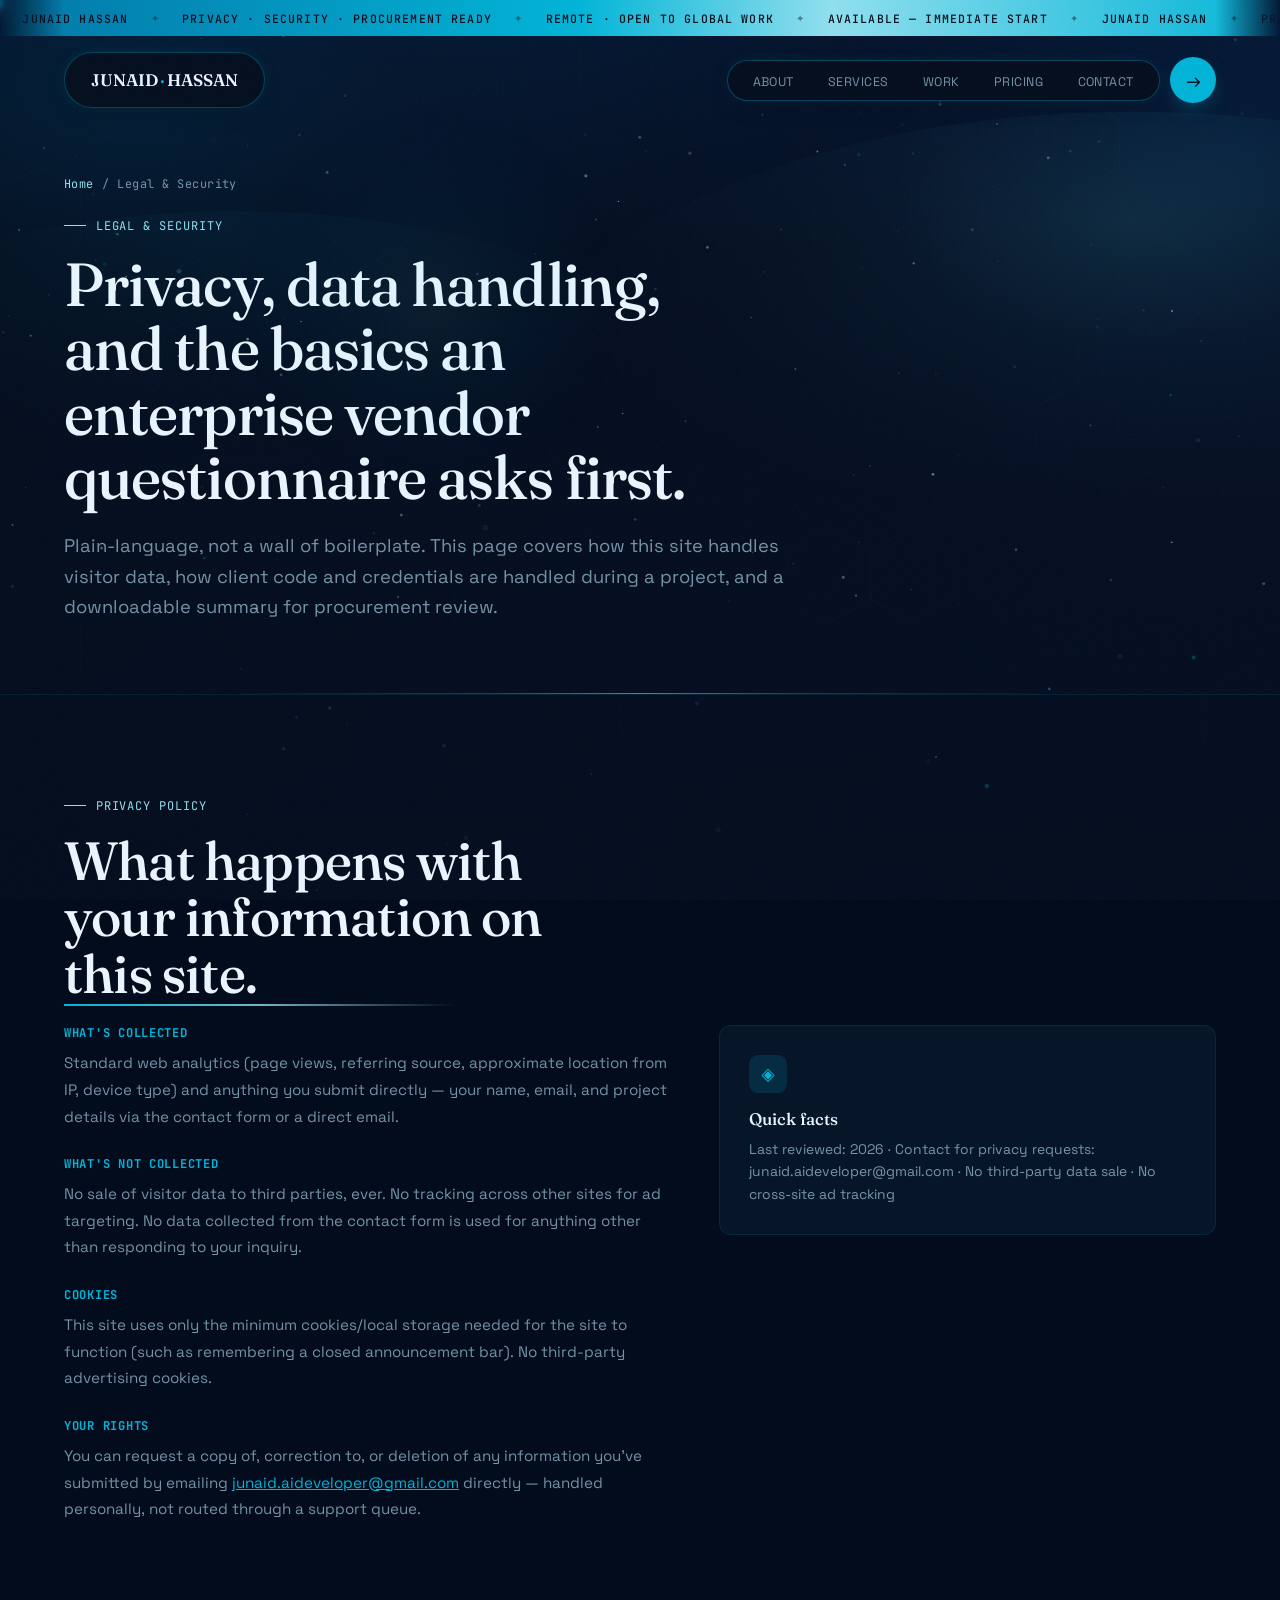
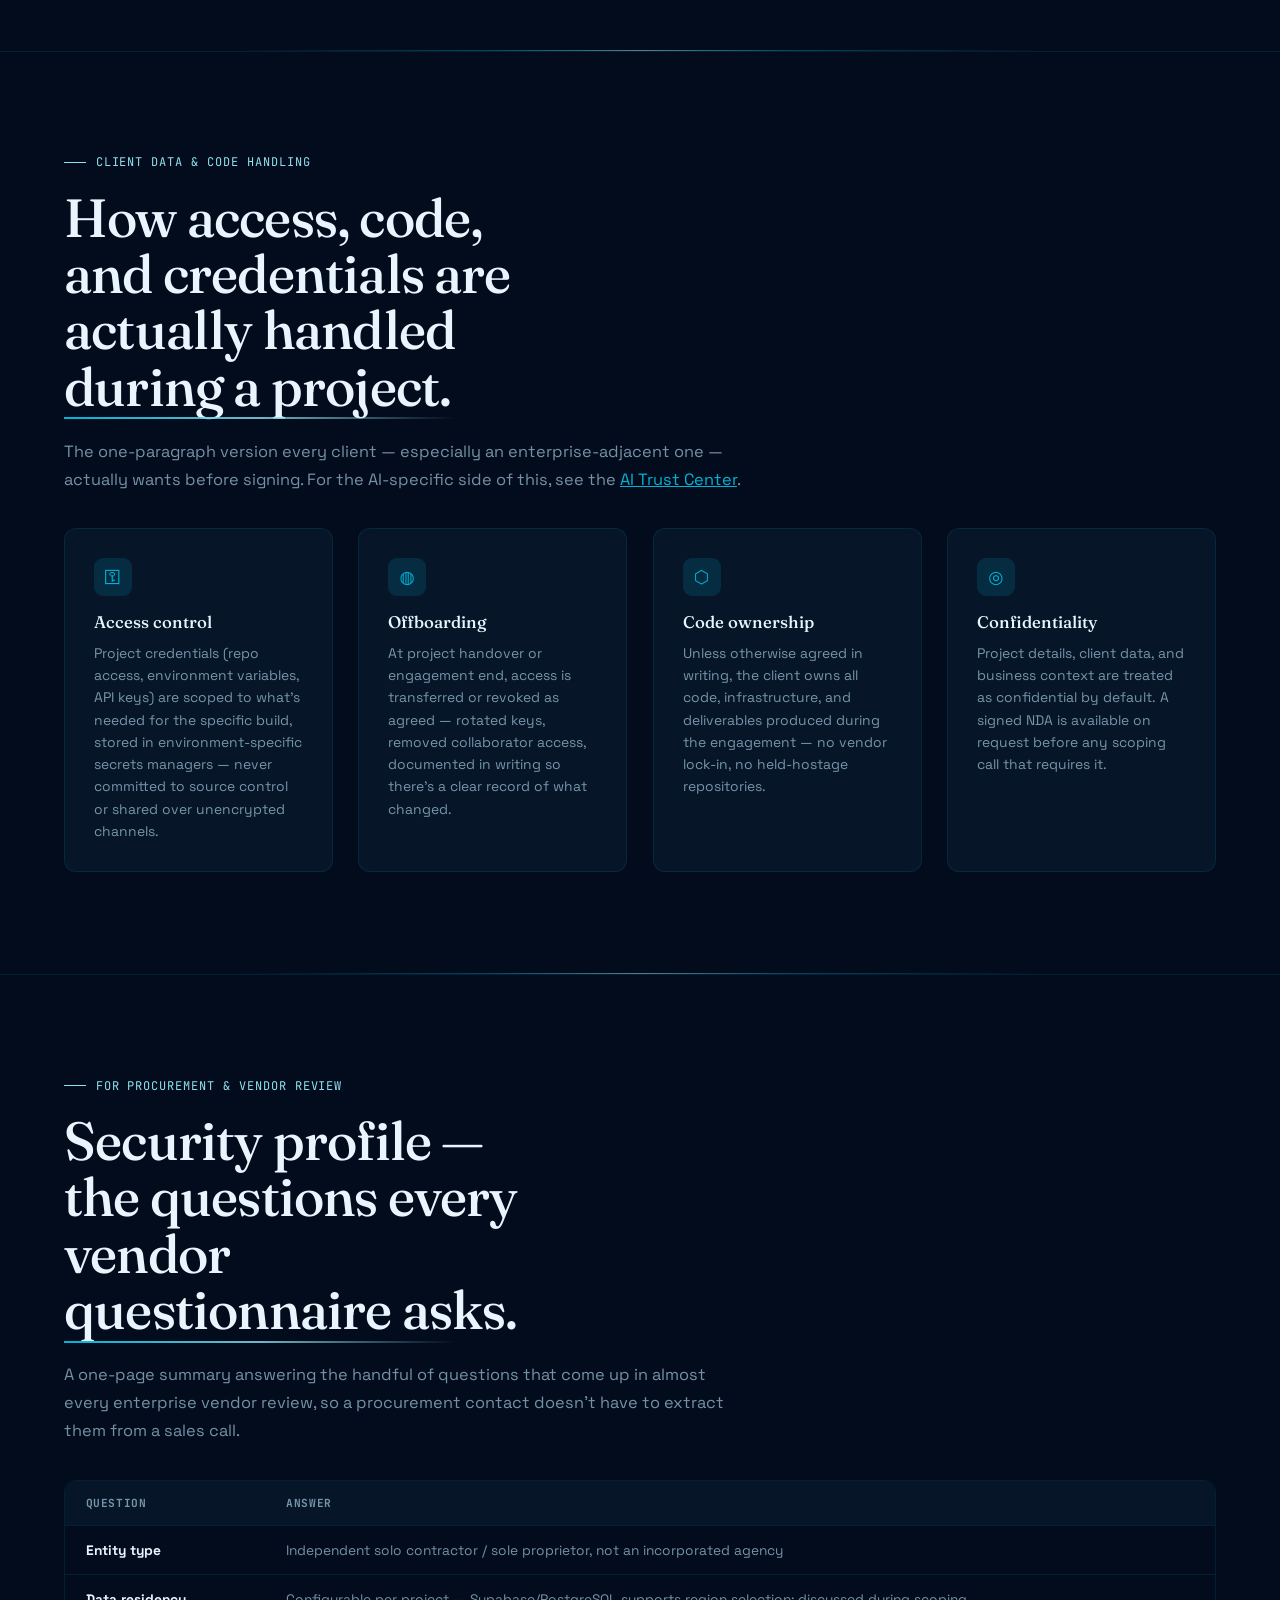
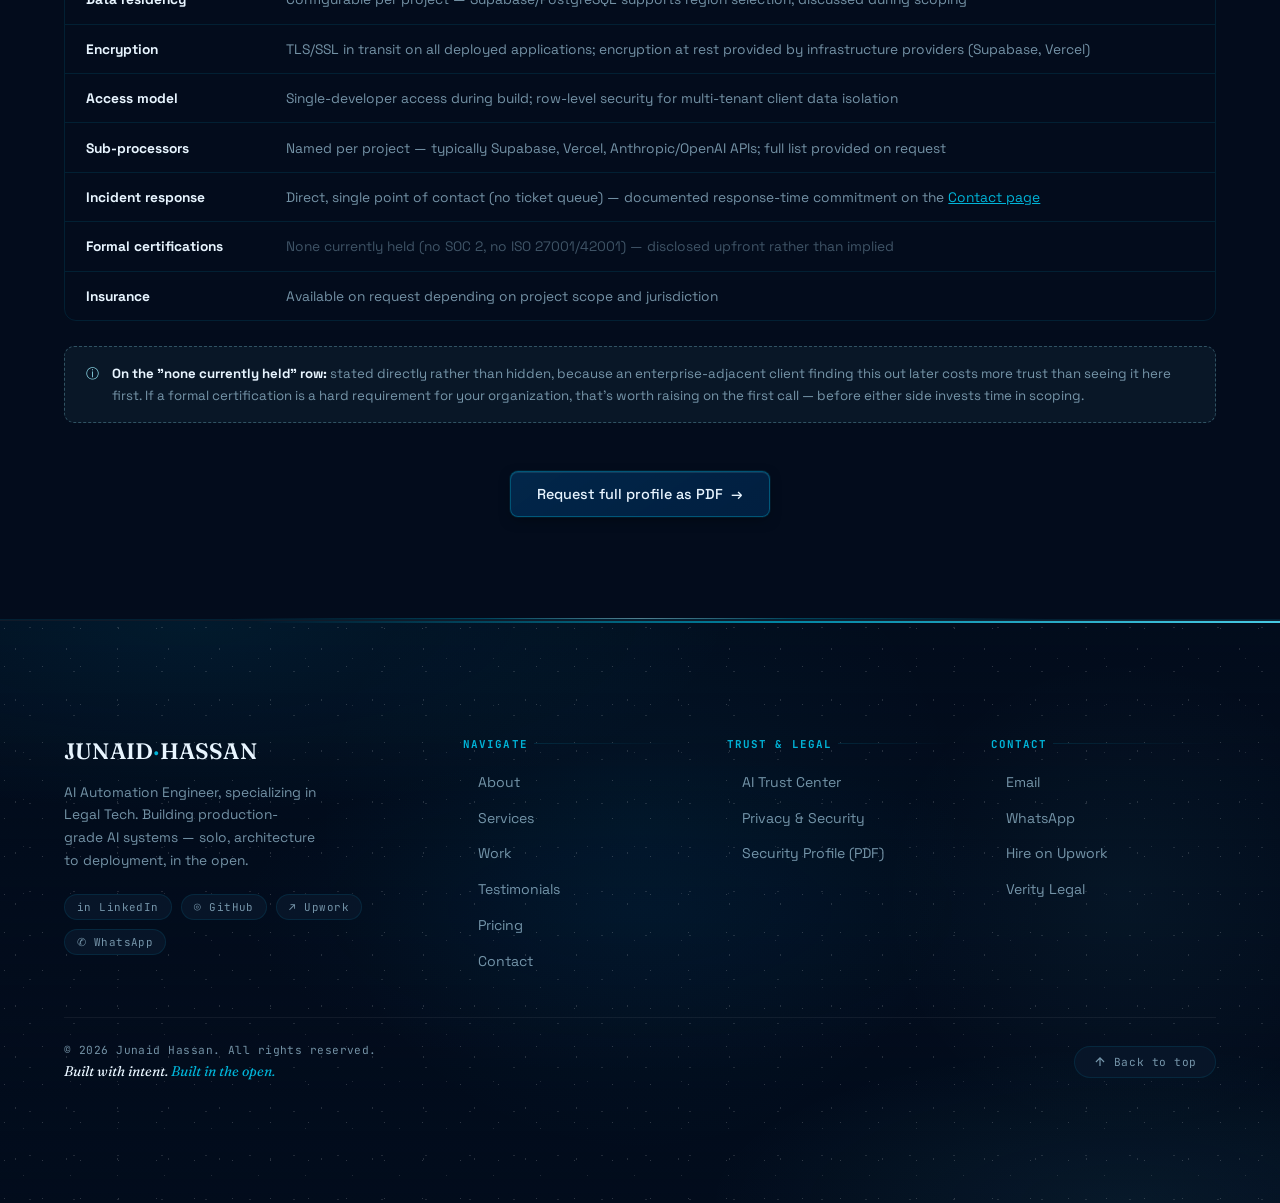
<file: legal.html>
<!DOCTYPE html>
<html lang="en">
<head>
<meta charset="UTF-8">
<meta name="google-site-verification" content="Zo-1-3_jk0CMlfBj04-vwXbx1UrbDhZj0A1IevaZsqs" />
<meta name="viewport" content="width=device-width, initial-scale=1.0, viewport-fit=cover">
<meta name="mobile-web-app-capable" content="yes">
<meta name="apple-mobile-web-app-capable" content="yes">
<meta name="apple-mobile-web-app-status-bar-style" content="black-translucent">
<link rel="icon" href="data:image/svg+xml,%3Csvg xmlns=%22http://www.w3.org/2000/svg%22 viewBox=%220 0 100 100%22%3E%3Crect width=%22100%22 height=%22100%22 rx=%2220%22 fill=%22%23030c1c%22/%3E%3Ctext x=%2250%22 y=%2266%22 font-size=%2255%22 font-family=%22Arial,sans-serif%22 font-weight=%22bold%22 fill=%22%2300b4d8%22 text-anchor=%22middle%22%3EJ%3C/text%3E%3C/svg%3E">
<title>Privacy & Security — Junaid Hassan | AI Automation Engineer</title>
<meta name="description" content="Privacy policy, how client code and credentials are handled, and a security profile summarizing the questions every vendor questionnaire asks — for procurement and enterprise-adjacent review.">
<link rel="manifest" href="/manifest.json">
<meta name="theme-color" content="#030c1c">
<meta name="color-scheme" content="dark">
<meta property="og:title" content="Privacy & Security — Junaid Hassan">
<meta property="og:description" content="Privacy policy, how client code and credentials are handled, and a security profile summarizing the questions every vendor questionnaire asks — for procurement and enterprise-adjacent review.">
<meta property="og:type" content="website">
<meta property="og:url" content="https://junaid-hassan.vercel.app/legal.html">
<meta property="og:image" content="https://junaid-hassan.vercel.app/assets/og-banner.png">
<meta property="og:image:width" content="1200">
<meta property="og:image:height" content="630">
<link rel="canonical" href="https://junaid-hassan.vercel.app/legal.html">
<meta name="twitter:card" content="summary_large_image">
<meta name="twitter:title" content="Privacy & Security — Junaid Hassan">
<meta name="twitter:description" content="Privacy policy, how client code and credentials are handled, and a security profile summarizing the questions every vendor questionnaire asks — for procurement and enterprise-adjacent review.">
<meta name="twitter:image" content="https://junaid-hassan.vercel.app/assets/og-banner.png">
<script type="application/ld+json">
{
  "@context": "https://schema.org",
  "@type": "WebPage",
  "name": "Privacy & Security — Junaid Hassan",
  "url": "https://junaid-hassan.vercel.app/legal.html",
  "description": "Privacy policy, client data and code handling practices, and a security profile summary for procurement review."
}
</script>
<link rel="preconnect" href="https://fonts.googleapis.com">
<link rel="preconnect" href="https://fonts.gstatic.com" crossorigin>
<link href="https://fonts.googleapis.com/css2?family=Fraunces:opsz,wght@9..144,300;9..144,500;9..144,600;9..144,700&family=Space+Grotesk:wght@400;500;700&family=JetBrains+Mono:wght@400;500&display=swap" rel="stylesheet">
<link rel="stylesheet" href="base.css">
<link rel="stylesheet" href="pages.css">
</head>
<body>

<a href="#main-content" class="skip-link">Skip to content</a>

<div class="page-lines" aria-hidden="true">
  <span class="pl-h"></span><span class="pl-h"></span><span class="pl-h"></span><span class="pl-h"></span><span class="pl-h"></span>
  <span class="pl-h"></span><span class="pl-h"></span><span class="pl-h"></span><span class="pl-h"></span><span class="pl-h"></span>
  <span class="pl-v"></span><span class="pl-v"></span><span class="pl-v"></span><span class="pl-v"></span><span class="pl-v"></span>
  <span class="pl-v"></span><span class="pl-v"></span><span class="pl-v"></span><span class="pl-v"></span>
  <span class="pl-d"></span><span class="pl-d"></span><span class="pl-d"></span><span class="pl-d"></span><span class="pl-d"></span>
</div>

<canvas id="bg-aurora" aria-hidden="true"></canvas>
<canvas id="bg-hex"    aria-hidden="true"></canvas>
<canvas id="bg-stars"  aria-hidden="true"></canvas>
<div class="bg-orbs" aria-hidden="true"></div>
<div class="grain-overlay" aria-hidden="true"></div>
<div class="scroll-progress" id="scrollProgress" role="progressbar" aria-valuemin="0" aria-valuemax="100" aria-valuenow="0" aria-label="Page scroll progress"></div>

<div class="announce-bar" id="announceBar">
  <div class="announce-outer">
    <div class="announce-track" aria-label="Available for global projects">
      <div class="announce-group">
        <span>Junaid Hassan</span><span class="sep">✦</span>
        <span>Privacy · Security · Procurement Ready</span><span class="sep">✦</span>
        <span>Remote · Open to Global Work</span><span class="sep">✦</span>
        <span>Available — Immediate Start</span><span class="sep">✦</span>
      </div>
      <div class="announce-group" aria-hidden="true">
        <span>Junaid Hassan</span><span class="sep">✦</span>
        <span>Privacy · Security · Procurement Ready</span><span class="sep">✦</span>
        <span>Remote · Open to Global Work</span><span class="sep">✦</span>
        <span>Available — Immediate Start</span><span class="sep">✦</span>
      </div>
    </div>
  </div>
</div>

<header>
  <a href="index.html#top" class="logo logo-pill">JUNAID<span>·</span>HASSAN</a>
  <div class="nav-cluster">
    <nav class="pill-nav" aria-label="Primary">
      <ul>
        <li><a href="about.html" class="navlink">About</a></li>
        <li><a href="services.html" class="navlink">Services</a></li>
        <li><a href="work.html" class="navlink">Work</a></li>
        <li><a href="pricing.html" class="navlink">Pricing</a></li>
        <li><a href="contact.html" class="navlink">Contact</a></li>
      </ul>
    </nav>
    <a href="contact.html" class="nav-cta-circle" aria-label="Book a call">→</a>
    <button class="mobile-toggle" id="hamburgerBtn" aria-label="Open navigation menu" aria-expanded="false" aria-controls="mobileMenu" type="button">
      <span class="hb-bar"></span>
      <span class="hb-bar"></span>
      <span class="hb-bar"></span>
    </button>
  </div>
</header>

<div class="mobile-menu" id="mobileMenu" role="dialog" aria-modal="true" aria-label="Navigation menu">
  <button class="mobile-menu-close" id="mobileMenuClose" aria-label="Close menu">✕</button>
  <nav aria-label="Mobile">
    <a href="index.html#top" class="mobile-navlink">Home</a>
    <a href="about.html" class="mobile-navlink">About</a>
    <a href="services.html" class="mobile-navlink">Services</a>
    <a href="work.html" class="mobile-navlink">Work</a>
    <a href="testimonials.html" class="mobile-navlink">Testimonials</a>
    <a href="pricing.html" class="mobile-navlink">Pricing</a>
    <a href="trust.html" class="mobile-navlink">AI Trust Center</a>
    <a href="legal.html" class="mobile-navlink">Legal &amp; Security</a>
    <a href="contact.html" class="mobile-navlink">Contact</a>
  </nav>
</div>

<main id="main-content">
<!-- ============ PAGE HERO ============ -->
<section class="page-hero">
  <div class="container">
    <div class="breadcrumb"><a href="index.html#top">Home</a> <span>/</span> <span>Legal &amp; Security</span></div>
    <div class="eyebrow mono">Legal &amp; Security</div>
    <h1>Privacy, data handling, and the basics an enterprise vendor questionnaire asks first.</h1>
    <p class="page-sub">Plain-language, not a wall of boilerplate. This page covers how this site handles visitor data, how client code and credentials are handled during a project, and a downloadable summary for procurement review.</p>
  </div>
</section>

<!-- ============ PRIVACY POLICY ============ -->
<section id="privacy">
  <div class="container">
    <div class="eyebrow mono">Privacy Policy</div>
    <h2>What happens with your information on this site.</h2>
    <div class="two-col">
      <div>
        <div class="case-meta">
          <h4>What's collected</h4>
          <p style="max-width:none;">Standard web analytics (page views, referring source, approximate location from IP, device type) and anything you submit directly — your name, email, and project details via the contact form or a direct email.</p>
          <h4>What's not collected</h4>
          <p style="max-width:none;">No sale of visitor data to third parties, ever. No tracking across other sites for ad targeting. No data collected from the contact form is used for anything other than responding to your inquiry.</p>
          <h4>Cookies</h4>
          <p style="max-width:none;">This site uses only the minimum cookies/local storage needed for the site to function (such as remembering a closed announcement bar). No third-party advertising cookies.</p>
          <h4>Your rights</h4>
          <p style="max-width:none;">You can request a copy of, correction to, or deletion of any information you've submitted by emailing <a href="mailto:junaid.aideveloper@gmail.com" style="color:var(--teal);">junaid.aideveloper@gmail.com</a> directly — handled personally, not routed through a support queue.</p>
        </div>
      </div>
      <div>
        <div class="trust-card">
          <div class="tc-icon">◈</div>
          <h4>Quick facts</h4>
          <p>Last reviewed: 2026 · Contact for privacy requests: junaid.aideveloper@gmail.com · No third-party data sale · No cross-site ad tracking</p>
        </div>
      </div>
    </div>
  </div>
</section>

<!-- ============ DATA & CODE HANDLING ============ -->
<section id="data-code">
  <div class="container">
    <div class="eyebrow mono">Client Data &amp; Code Handling</div>
    <h2>How access, code, and credentials are actually handled during a project.</h2>
    <p class="section-intro">The one-paragraph version every client — especially an enterprise-adjacent one — actually wants before signing. For the AI-specific side of this, see the <a href="trust.html" style="color:var(--teal);">AI Trust Center</a>.</p>

    <div class="trust-grid">
      <div class="trust-card reveal">
        <div class="tc-icon">⚿</div>
        <h4>Access control</h4>
        <p>Project credentials (repo access, environment variables, API keys) are scoped to what's needed for the specific build, stored in environment-specific secrets managers — never committed to source control or shared over unencrypted channels.</p>
      </div>
      <div class="trust-card reveal">
        <div class="tc-icon">◍</div>
        <h4>Offboarding</h4>
        <p>At project handover or engagement end, access is transferred or revoked as agreed — rotated keys, removed collaborator access, documented in writing so there's a clear record of what changed.</p>
      </div>
      <div class="trust-card reveal">
        <div class="tc-icon">⬡</div>
        <h4>Code ownership</h4>
        <p>Unless otherwise agreed in writing, the client owns all code, infrastructure, and deliverables produced during the engagement — no vendor lock-in, no held-hostage repositories.</p>
      </div>
      <div class="trust-card reveal">
        <div class="tc-icon">◎</div>
        <h4>Confidentiality</h4>
        <p>Project details, client data, and business context are treated as confidential by default. A signed NDA is available on request before any scoping call that requires it.</p>
      </div>
    </div>
  </div>
</section>

<!-- ============ SECURITY PROFILE ============ -->
<section id="security-profile">
  <div class="container">
    <div class="eyebrow mono">For Procurement &amp; Vendor Review</div>
    <h2>Security profile — the questions every vendor questionnaire asks.</h2>
    <p class="section-intro">A one-page summary answering the handful of questions that come up in almost every enterprise vendor review, so a procurement contact doesn't have to extract them from a sales call.</p>

    <div class="compare-table-wrap">
      <table class="compare-table">
        <thead>
          <tr><th>Question</th><th>Answer</th></tr>
        </thead>
        <tbody>
          <tr><td><strong>Entity type</strong></td><td>Independent solo contractor / sole proprietor, not an incorporated agency</td></tr>
          <tr><td><strong>Data residency</strong></td><td>Configurable per project — Supabase/PostgreSQL supports region selection; discussed during scoping</td></tr>
          <tr><td><strong>Encryption</strong></td><td>TLS/SSL in transit on all deployed applications; encryption at rest provided by infrastructure providers (Supabase, Vercel)</td></tr>
          <tr><td><strong>Access model</strong></td><td>Single-developer access during build; row-level security for multi-tenant client data isolation</td></tr>
          <tr><td><strong>Sub-processors</strong></td><td>Named per project — typically Supabase, Vercel, Anthropic/OpenAI APIs; full list provided on request</td></tr>
          <tr><td><strong>Incident response</strong></td><td>Direct, single point of contact (no ticket queue) — documented response-time commitment on the <a href="contact.html" style="color:var(--teal);">Contact page</a></td></tr>
          <tr><td><strong>Formal certifications</strong></td><td class="no">None currently held (no SOC 2, no ISO 27001/42001) — disclosed upfront rather than implied</td></tr>
          <tr><td><strong>Insurance</strong></td><td>Available on request depending on project scope and jurisdiction</td></tr>
        </tbody>
      </table>
    </div>

    <div class="ph-notice">
      <span class="ph-icon">ⓘ</span>
      <span><strong>On the "none currently held" row:</strong> stated directly rather than hidden, because an enterprise-adjacent client finding this out later costs more trust than seeing it here first. If a formal certification is a hard requirement for your organization, that's worth raising on the first call — before either side invests time in scoping.</span>
    </div>

    <div class="center-cta">
      <a href="mailto:junaid.aideveloper@gmail.com?subject=Security%20Profile%20Request" class="btn btn-magnetic">Request full profile as PDF <span class="btn-arrow">→</span></a>
    </div>
  </div>
</section>

</main>

<footer>
  <div class="footer-orb" aria-hidden="true"></div>
  <div class="footer-orb-2" aria-hidden="true"></div>
  <div class="footer-frost" aria-hidden="true"></div>
  <div class="container">
    <div class="footer-grid">

      <div class="footer-brand">
        <a href="index.html#top" class="logo">JUNAID<span>·</span>HASSAN</a>
        <p>AI Automation Engineer, specializing in Legal Tech. Building production-grade AI systems — solo, architecture to deployment, in the open.</p>
        <div class="footer-socials">
          <a href="https://www.linkedin.com/in/junaidxaiautomation" target="_blank" rel="noopener noreferrer" class="footer-social-pill">in LinkedIn</a>
          <a href="https://github.com/JunaidxAutomation" target="_blank" rel="noopener noreferrer" class="footer-social-pill">◎ GitHub</a>
          <a href="https://www.upwork.com/freelancers/~0137bbeb7425fe8586" target="_blank" rel="noopener noreferrer" class="footer-social-pill">↗ Upwork</a>
          <a href="https://wa.me/923130654431" target="_blank" rel="noopener noreferrer" class="footer-social-pill">✆ WhatsApp</a>
        </div>
      </div>

      <div class="footer-col">
        <h5>Navigate</h5>
        <ul>
          <li><a href="about.html">About</a></li>
          <li><a href="services.html">Services</a></li>
          <li><a href="work.html">Work</a></li>
          <li><a href="testimonials.html">Testimonials</a></li>
          <li><a href="pricing.html">Pricing</a></li>
          <li><a href="contact.html">Contact</a></li>
        </ul>
      </div>

      <div class="footer-col">
        <h5>Trust &amp; Legal</h5>
        <ul>
          <li><a href="trust.html">AI Trust Center</a></li>
          <li><a href="legal.html">Privacy &amp; Security</a></li>
          <li><a href="legal.html#security-profile">Security Profile (PDF)</a></li>
        </ul>
      </div>

      <div class="footer-col">
        <h5>Contact</h5>
        <ul>
          <li><a href="mailto:junaid.aideveloper@gmail.com">Email</a></li>
          <li><a href="https://wa.me/923130654431" target="_blank" rel="noopener noreferrer">WhatsApp</a></li>
          <li><a href="https://www.upwork.com/freelancers/~0137bbeb7425fe8586" target="_blank" rel="noopener noreferrer">Hire on Upwork</a></li>
          <li><a href="https://verity-legal-sc28.vercel.app" target="_blank" rel="noopener noreferrer">Verity Legal</a></li>
        </ul>
      </div>

    </div>

    <div class="footer-bottom">
      <div class="footer-bottom-left">
        <div class="footer-copy">© 2026 Junaid Hassan. All rights reserved.</div>
        <div class="footer-tagline">Built with intent. <span>Built in the open.</span></div>
      </div>
      <a href="#top" class="footer-back-top">
        <svg viewBox="0 0 24 24" stroke-width="2"><path d="M12 19V5M5 12l7-7 7 7"/></svg>
        Back to top
      </a>
    </div>
  </div>
</footer>


<script src="bg.js"></script>
<script src="base.js"></script>


</body>
</html>
</file>
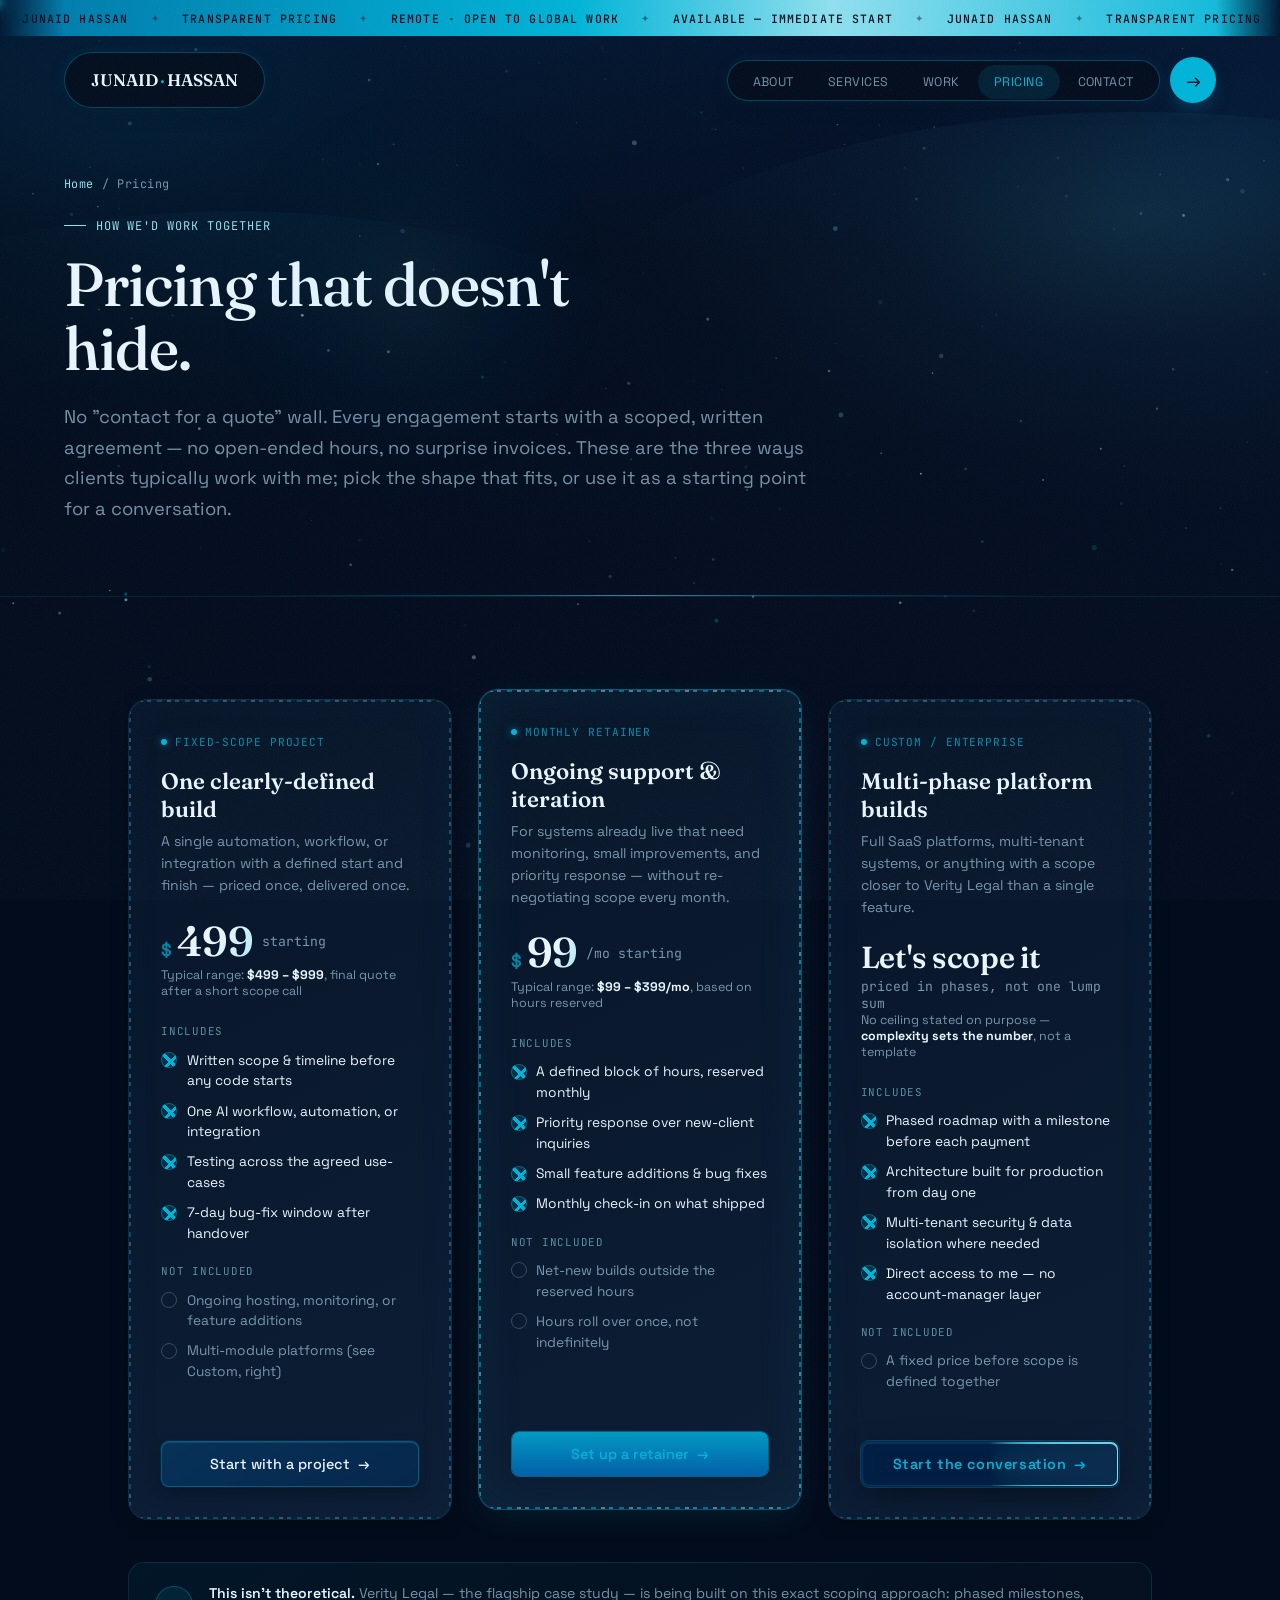
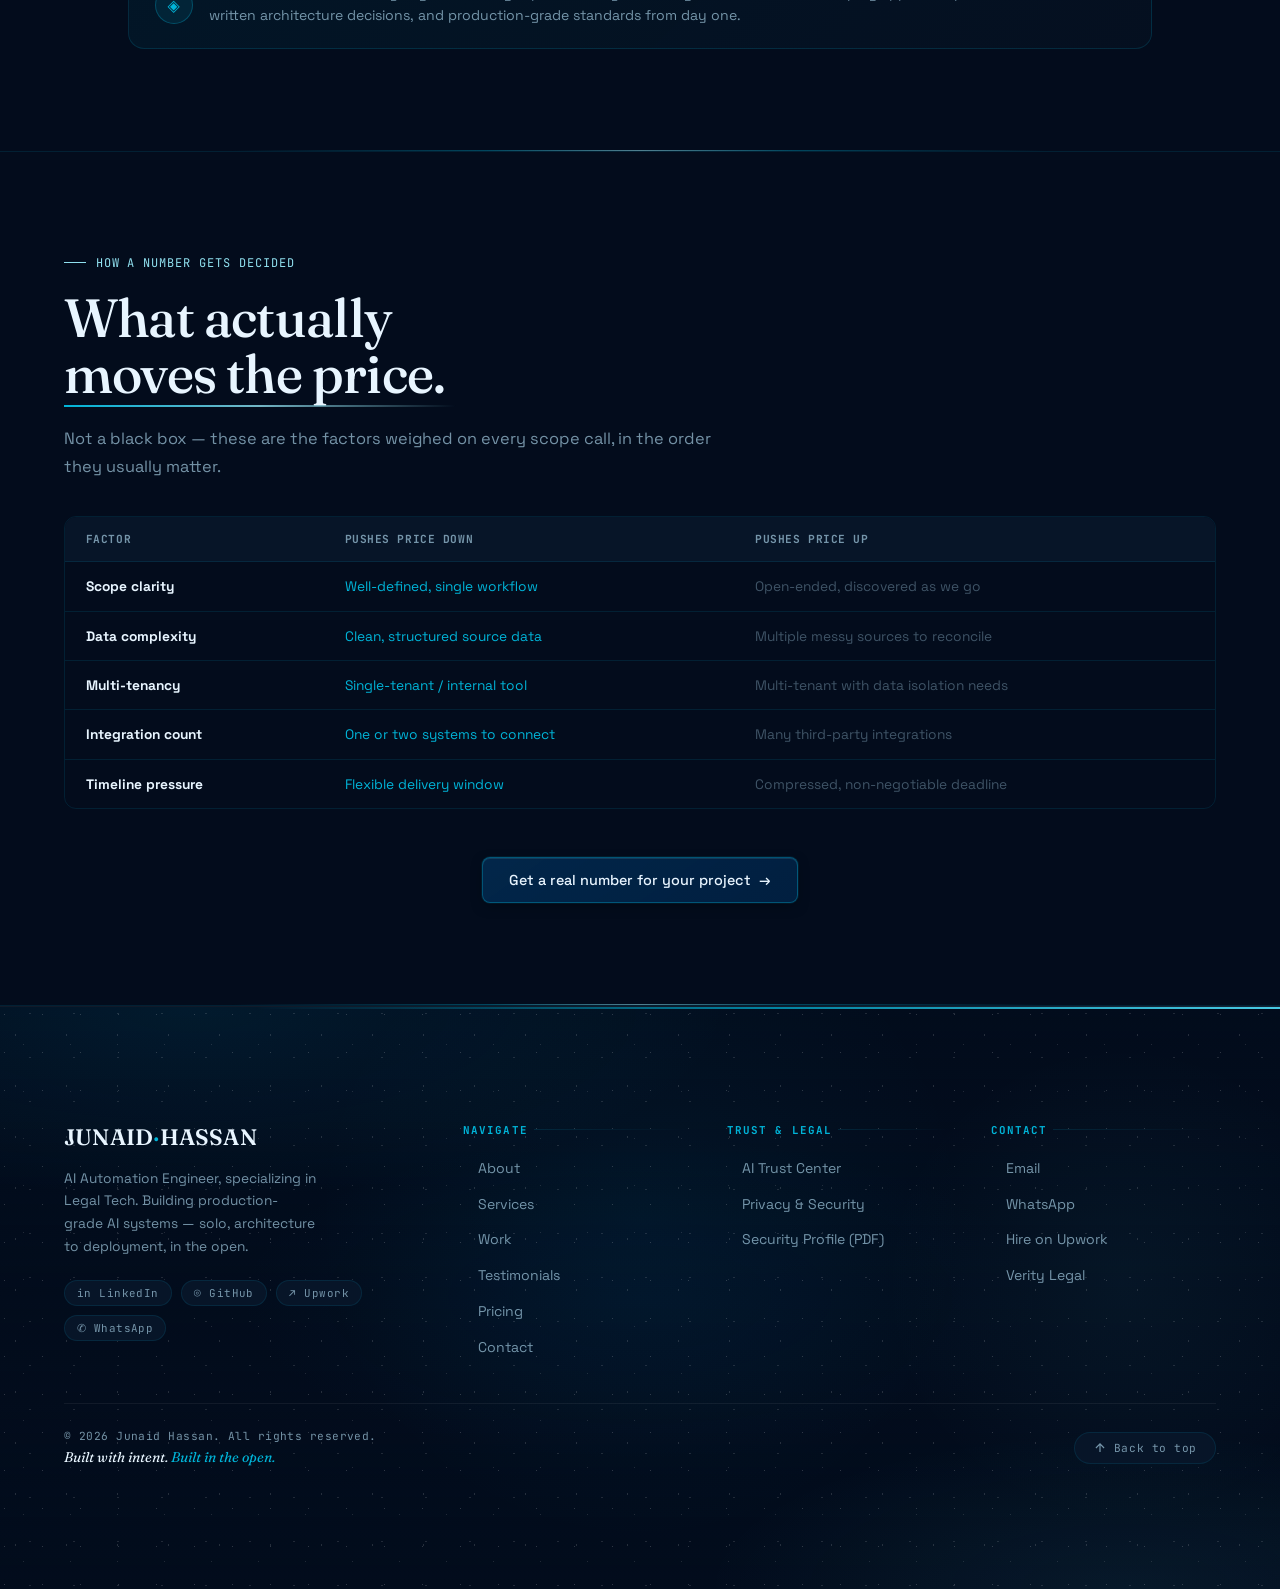
<file: pricing.html>
<!DOCTYPE html>
<html lang="en">
<head>
<meta charset="UTF-8">
<meta name="google-site-verification" content="Zo-1-3_jk0CMlfBj04-vwXbx1UrbDhZj0A1IevaZsqs" />
<meta name="viewport" content="width=device-width, initial-scale=1.0, viewport-fit=cover">
<meta name="mobile-web-app-capable" content="yes">
<meta name="apple-mobile-web-app-capable" content="yes">
<meta name="apple-mobile-web-app-status-bar-style" content="black-translucent">
<link rel="icon" href="data:image/svg+xml,%3Csvg xmlns=%22http://www.w3.org/2000/svg%22 viewBox=%220 0 100 100%22%3E%3Crect width=%22100%22 height=%22100%22 rx=%2220%22 fill=%22%23030c1c%22/%3E%3Ctext x=%2250%22 y=%2266%22 font-size=%2255%22 font-family=%22Arial,sans-serif%22 font-weight=%22bold%22 fill=%22%2300b4d8%22 text-anchor=%22middle%22%3EJ%3C/text%3E%3C/svg%3E">
<title>Pricing — Junaid Hassan | AI Automation Engineer</title>
<meta name="description" content="Transparent pricing: fixed-scope projects from $499, monthly retainers from $99/mo, and custom enterprise builds priced in phases. No contact-for-a-quote wall.">
<link rel="manifest" href="/manifest.json">
<meta name="theme-color" content="#030c1c">
<meta name="color-scheme" content="dark">
<meta property="og:title" content="Pricing — Junaid Hassan">
<meta property="og:description" content="Transparent pricing: fixed-scope projects from $499, monthly retainers from $99/mo, and custom enterprise builds priced in phases. No contact-for-a-quote wall.">
<meta property="og:type" content="website">
<meta property="og:url" content="https://junaid-hassan.vercel.app/pricing.html">
<meta property="og:image" content="https://junaid-hassan.vercel.app/assets/og-banner.png">
<meta property="og:image:width" content="1200">
<meta property="og:image:height" content="630">
<link rel="canonical" href="https://junaid-hassan.vercel.app/pricing.html">
<meta name="twitter:card" content="summary_large_image">
<meta name="twitter:title" content="Pricing — Junaid Hassan">
<meta name="twitter:description" content="Transparent pricing: fixed-scope projects from $499, monthly retainers from $99/mo, and custom enterprise builds priced in phases. No contact-for-a-quote wall.">
<meta name="twitter:image" content="https://junaid-hassan.vercel.app/assets/og-banner.png">
<script type="application/ld+json">
{
  "@context": "https://schema.org",
  "@type": "OfferCatalog",
  "name": "Engagement Options — Junaid Hassan",
  "url": "https://junaid-hassan.vercel.app/pricing.html",
  "itemListElement": [
    {"@type": "Offer", "name": "Fixed-Scope Project", "priceCurrency": "USD", "price": "499"},
    {"@type": "Offer", "name": "Monthly Retainer", "priceCurrency": "USD", "price": "99"},
    {"@type": "Offer", "name": "Custom / Enterprise", "description": "Priced in phases after scoping"}
  ]
}
</script>
<link rel="preconnect" href="https://fonts.googleapis.com">
<link rel="preconnect" href="https://fonts.gstatic.com" crossorigin>
<link href="https://fonts.googleapis.com/css2?family=Fraunces:opsz,wght@9..144,300;9..144,500;9..144,600;9..144,700&family=Space+Grotesk:wght@400;500;700&family=JetBrains+Mono:wght@400;500&display=swap" rel="stylesheet">
<link rel="stylesheet" href="base.css">
<link rel="stylesheet" href="pages.css">
</head>
<body>

<a href="#main-content" class="skip-link">Skip to content</a>

<div class="page-lines" aria-hidden="true">
  <span class="pl-h"></span><span class="pl-h"></span><span class="pl-h"></span><span class="pl-h"></span><span class="pl-h"></span>
  <span class="pl-h"></span><span class="pl-h"></span><span class="pl-h"></span><span class="pl-h"></span><span class="pl-h"></span>
  <span class="pl-v"></span><span class="pl-v"></span><span class="pl-v"></span><span class="pl-v"></span><span class="pl-v"></span>
  <span class="pl-v"></span><span class="pl-v"></span><span class="pl-v"></span><span class="pl-v"></span>
  <span class="pl-d"></span><span class="pl-d"></span><span class="pl-d"></span><span class="pl-d"></span><span class="pl-d"></span>
</div>

<canvas id="bg-aurora" aria-hidden="true"></canvas>
<canvas id="bg-hex"    aria-hidden="true"></canvas>
<canvas id="bg-stars"  aria-hidden="true"></canvas>
<div class="bg-orbs" aria-hidden="true"></div>
<div class="grain-overlay" aria-hidden="true"></div>
<div class="scroll-progress" id="scrollProgress" role="progressbar" aria-valuemin="0" aria-valuemax="100" aria-valuenow="0" aria-label="Page scroll progress"></div>

<div class="announce-bar" id="announceBar">
  <div class="announce-outer">
    <div class="announce-track" aria-label="Available for global projects">
      <div class="announce-group">
        <span>Junaid Hassan</span><span class="sep">✦</span>
        <span>Transparent Pricing</span><span class="sep">✦</span>
        <span>Remote · Open to Global Work</span><span class="sep">✦</span>
        <span>Available — Immediate Start</span><span class="sep">✦</span>
      </div>
      <div class="announce-group" aria-hidden="true">
        <span>Junaid Hassan</span><span class="sep">✦</span>
        <span>Transparent Pricing</span><span class="sep">✦</span>
        <span>Remote · Open to Global Work</span><span class="sep">✦</span>
        <span>Available — Immediate Start</span><span class="sep">✦</span>
      </div>
    </div>
  </div>
</div>

<header>
  <a href="index.html#top" class="logo logo-pill">JUNAID<span>·</span>HASSAN</a>
  <div class="nav-cluster">
    <nav class="pill-nav" aria-label="Primary">
      <ul>
        <li><a href="about.html" class="navlink">About</a></li>
        <li><a href="services.html" class="navlink">Services</a></li>
        <li><a href="work.html" class="navlink">Work</a></li>
        <li><a href="pricing.html" class="navlink">Pricing</a></li>
        <li><a href="contact.html" class="navlink">Contact</a></li>
      </ul>
    </nav>
    <a href="contact.html" class="nav-cta-circle" aria-label="Book a call">→</a>
    <button class="mobile-toggle" id="hamburgerBtn" aria-label="Open navigation menu" aria-expanded="false" aria-controls="mobileMenu" type="button">
      <span class="hb-bar"></span>
      <span class="hb-bar"></span>
      <span class="hb-bar"></span>
    </button>
  </div>
</header>

<div class="mobile-menu" id="mobileMenu" role="dialog" aria-modal="true" aria-label="Navigation menu">
  <button class="mobile-menu-close" id="mobileMenuClose" aria-label="Close menu">✕</button>
  <nav aria-label="Mobile">
    <a href="index.html#top" class="mobile-navlink">Home</a>
    <a href="about.html" class="mobile-navlink">About</a>
    <a href="services.html" class="mobile-navlink">Services</a>
    <a href="work.html" class="mobile-navlink">Work</a>
    <a href="testimonials.html" class="mobile-navlink">Testimonials</a>
    <a href="pricing.html" class="mobile-navlink">Pricing</a>
    <a href="trust.html" class="mobile-navlink">AI Trust Center</a>
    <a href="legal.html" class="mobile-navlink">Legal &amp; Security</a>
    <a href="contact.html" class="mobile-navlink">Contact</a>
  </nav>
</div>

<main id="main-content">
<!-- ============ PAGE HERO ============ -->
<section class="page-hero">
  <div class="container">
    <div class="breadcrumb"><a href="index.html#top">Home</a> <span>/</span> <span>Pricing</span></div>
    <div class="eyebrow mono">How We'd Work Together</div>
    <h1>Pricing that doesn't hide.</h1>
    <p class="page-sub">No "contact for a quote" wall. Every engagement starts with a scoped, written agreement — no open-ended hours, no surprise invoices. These are the three ways clients typically work with me; pick the shape that fits, or use it as a starting point for a conversation.</p>
  </div>
</section>

<!-- ============ PRICING GRID ============ -->
<section id="pricing-cards">
  <div class="pricing-shell" style="max-width:1240px; margin:0 auto; padding:0 5vw;">
    <div class="pricing-grid">

      <div class="pricing-card reveal">
        <span class="edge-signal v left" aria-hidden="true"></span>
        <span class="edge-signal v right" aria-hidden="true"></span>
        <span class="edge-signal h top" aria-hidden="true"></span>
        <span class="edge-signal h bottom" aria-hidden="true"></span>

        <div class="pricing-tag">Fixed-Scope Project</div>
        <h3 class="pricing-title">One clearly-defined build</h3>
        <p class="pricing-for">A single automation, workflow, or integration with a defined start and finish — priced once, delivered once.</p>

        <div class="pricing-figure">
          <span class="pricing-currency">$</span>
          <span class="pricing-amount">499</span>
          <span class="pricing-suffix" style="align-self:center; margin-left:.2rem;">starting</span>
        </div>
        <p class="pricing-note">Typical range: <strong style="color:var(--text);">$499 – $999</strong>, final quote after a short scope call</p>

        <div class="pricing-scope">
          <div class="pricing-scope-label">Includes</div>
          <ul class="pricing-list">
            <li>Written scope &amp; timeline before any code starts</li>
            <li>One AI workflow, automation, or integration</li>
            <li>Testing across the agreed use-cases</li>
            <li>7-day bug-fix window after handover</li>
          </ul>
          <div class="pricing-scope-label">Not included</div>
          <ul class="pricing-list not-included">
            <li>Ongoing hosting, monitoring, or feature additions</li>
            <li>Multi-module platforms (see Custom, right)</li>
          </ul>
        </div>

        <a href="contact.html" class="btn btn-magnetic">Start with a project <span class="btn-arrow">→</span></a>
      </div>

      <div class="pricing-card featured reveal">
        <span class="edge-signal v left" aria-hidden="true"></span>
        <span class="edge-signal v right" aria-hidden="true"></span>
        <span class="edge-signal h top" aria-hidden="true"></span>
        <span class="edge-signal h bottom" aria-hidden="true"></span>

        <div class="pricing-tag">Monthly Retainer</div>
        <h3 class="pricing-title">Ongoing support &amp; iteration</h3>
        <p class="pricing-for">For systems already live that need monitoring, small improvements, and priority response — without re-negotiating scope every month.</p>

        <div class="pricing-figure">
          <span class="pricing-currency">$</span>
          <span class="pricing-amount">99</span>
          <span class="pricing-suffix" style="align-self:center; margin-left:.2rem;">/mo starting</span>
        </div>
        <p class="pricing-note">Typical range: <strong style="color:var(--text);">$99 – $399/mo</strong>, based on hours reserved</p>

        <div class="pricing-scope">
          <div class="pricing-scope-label">Includes</div>
          <ul class="pricing-list">
            <li>A defined block of hours, reserved monthly</li>
            <li>Priority response over new-client inquiries</li>
            <li>Small feature additions &amp; bug fixes</li>
            <li>Monthly check-in on what shipped</li>
          </ul>
          <div class="pricing-scope-label">Not included</div>
          <ul class="pricing-list not-included">
            <li>Net-new builds outside the reserved hours</li>
            <li>Hours roll over once, not indefinitely</li>
          </ul>
        </div>

        <a href="contact.html" class="btn btn-liquid">Set up a retainer <span class="btn-arrow">→</span></a>
      </div>

      <div class="pricing-card reveal">
        <span class="edge-signal v left" aria-hidden="true"></span>
        <span class="edge-signal v right" aria-hidden="true"></span>
        <span class="edge-signal h top" aria-hidden="true"></span>
        <span class="edge-signal h bottom" aria-hidden="true"></span>

        <div class="pricing-tag">Custom / Enterprise</div>
        <h3 class="pricing-title">Multi-phase platform builds</h3>
        <p class="pricing-for">Full SaaS platforms, multi-tenant systems, or anything with a scope closer to Verity Legal than a single feature.</p>

        <div class="pricing-figure">
          <span class="pricing-amount no-gradient" style="font-size:1.9rem;">Let's scope it</span>
        </div>
        <div class="pricing-suffix">priced in phases, not one lump sum</div>
        <p class="pricing-note">No ceiling stated on purpose — <strong style="color:var(--text);">complexity sets the number</strong>, not a template</p>

        <div class="pricing-scope">
          <div class="pricing-scope-label">Includes</div>
          <ul class="pricing-list">
            <li>Phased roadmap with a milestone before each payment</li>
            <li>Architecture built for production from day one</li>
            <li>Multi-tenant security &amp; data isolation where needed</li>
            <li>Direct access to me — no account-manager layer</li>
          </ul>
          <div class="pricing-scope-label">Not included</div>
          <ul class="pricing-list not-included">
            <li>A fixed price before scope is defined together</li>
          </ul>
        </div>

        <a href="contact.html" class="btn btn-orbital">Start the conversation <span class="btn-arrow">→</span></a>
      </div>

    </div>

    <div class="pricing-trust reveal">
      <div class="pricing-trust-icon" aria-hidden="true">◈</div>
      <p><strong>This isn't theoretical.</strong> Verity Legal — the flagship case study — is being built on this exact scoping approach: phased milestones, written architecture decisions, and production-grade standards from day one.</p>
    </div>
  </div>
</section>

<!-- ============ HOW A QUOTE IS BUILT ============ -->
<section id="how-quoted">
  <div class="container">
    <div class="eyebrow mono">How A Number Gets Decided</div>
    <h2>What actually moves the price.</h2>
    <p class="section-intro">Not a black box — these are the factors weighed on every scope call, in the order they usually matter.</p>

    <div class="compare-table-wrap">
      <table class="compare-table">
        <thead>
          <tr><th>Factor</th><th>Pushes price down</th><th>Pushes price up</th></tr>
        </thead>
        <tbody>
          <tr><td><strong>Scope clarity</strong></td><td class="ok">Well-defined, single workflow</td><td class="no">Open-ended, discovered as we go</td></tr>
          <tr><td><strong>Data complexity</strong></td><td class="ok">Clean, structured source data</td><td class="no">Multiple messy sources to reconcile</td></tr>
          <tr><td><strong>Multi-tenancy</strong></td><td class="ok">Single-tenant / internal tool</td><td class="no">Multi-tenant with data isolation needs</td></tr>
          <tr><td><strong>Integration count</strong></td><td class="ok">One or two systems to connect</td><td class="no">Many third-party integrations</td></tr>
          <tr><td><strong>Timeline pressure</strong></td><td class="ok">Flexible delivery window</td><td class="no">Compressed, non-negotiable deadline</td></tr>
        </tbody>
      </table>
    </div>

    <div class="center-cta">
      <a href="contact.html" class="btn btn-magnetic">Get a real number for your project <span class="btn-arrow">→</span></a>
    </div>
  </div>
</section>

</main>

<footer>
  <div class="footer-orb" aria-hidden="true"></div>
  <div class="footer-orb-2" aria-hidden="true"></div>
  <div class="footer-frost" aria-hidden="true"></div>
  <div class="container">
    <div class="footer-grid">

      <div class="footer-brand">
        <a href="index.html#top" class="logo">JUNAID<span>·</span>HASSAN</a>
        <p>AI Automation Engineer, specializing in Legal Tech. Building production-grade AI systems — solo, architecture to deployment, in the open.</p>
        <div class="footer-socials">
          <a href="https://www.linkedin.com/in/junaidxaiautomation" target="_blank" rel="noopener noreferrer" class="footer-social-pill">in LinkedIn</a>
          <a href="https://github.com/JunaidxAutomation" target="_blank" rel="noopener noreferrer" class="footer-social-pill">◎ GitHub</a>
          <a href="https://www.upwork.com/freelancers/~0137bbeb7425fe8586" target="_blank" rel="noopener noreferrer" class="footer-social-pill">↗ Upwork</a>
          <a href="https://wa.me/923130654431" target="_blank" rel="noopener noreferrer" class="footer-social-pill">✆ WhatsApp</a>
        </div>
      </div>

      <div class="footer-col">
        <h5>Navigate</h5>
        <ul>
          <li><a href="about.html">About</a></li>
          <li><a href="services.html">Services</a></li>
          <li><a href="work.html">Work</a></li>
          <li><a href="testimonials.html">Testimonials</a></li>
          <li><a href="pricing.html">Pricing</a></li>
          <li><a href="contact.html">Contact</a></li>
        </ul>
      </div>

      <div class="footer-col">
        <h5>Trust &amp; Legal</h5>
        <ul>
          <li><a href="trust.html">AI Trust Center</a></li>
          <li><a href="legal.html">Privacy &amp; Security</a></li>
          <li><a href="legal.html#security-profile">Security Profile (PDF)</a></li>
        </ul>
      </div>

      <div class="footer-col">
        <h5>Contact</h5>
        <ul>
          <li><a href="mailto:junaid.aideveloper@gmail.com">Email</a></li>
          <li><a href="https://wa.me/923130654431" target="_blank" rel="noopener noreferrer">WhatsApp</a></li>
          <li><a href="https://www.upwork.com/freelancers/~0137bbeb7425fe8586" target="_blank" rel="noopener noreferrer">Hire on Upwork</a></li>
          <li><a href="https://verity-legal-sc28.vercel.app" target="_blank" rel="noopener noreferrer">Verity Legal</a></li>
        </ul>
      </div>

    </div>

    <div class="footer-bottom">
      <div class="footer-bottom-left">
        <div class="footer-copy">© 2026 Junaid Hassan. All rights reserved.</div>
        <div class="footer-tagline">Built with intent. <span>Built in the open.</span></div>
      </div>
      <a href="#top" class="footer-back-top">
        <svg viewBox="0 0 24 24" stroke-width="2"><path d="M12 19V5M5 12l7-7 7 7"/></svg>
        Back to top
      </a>
    </div>
  </div>
</footer>


<script src="bg.js"></script>
<script src="base.js"></script>


</body>
</html>
</file>
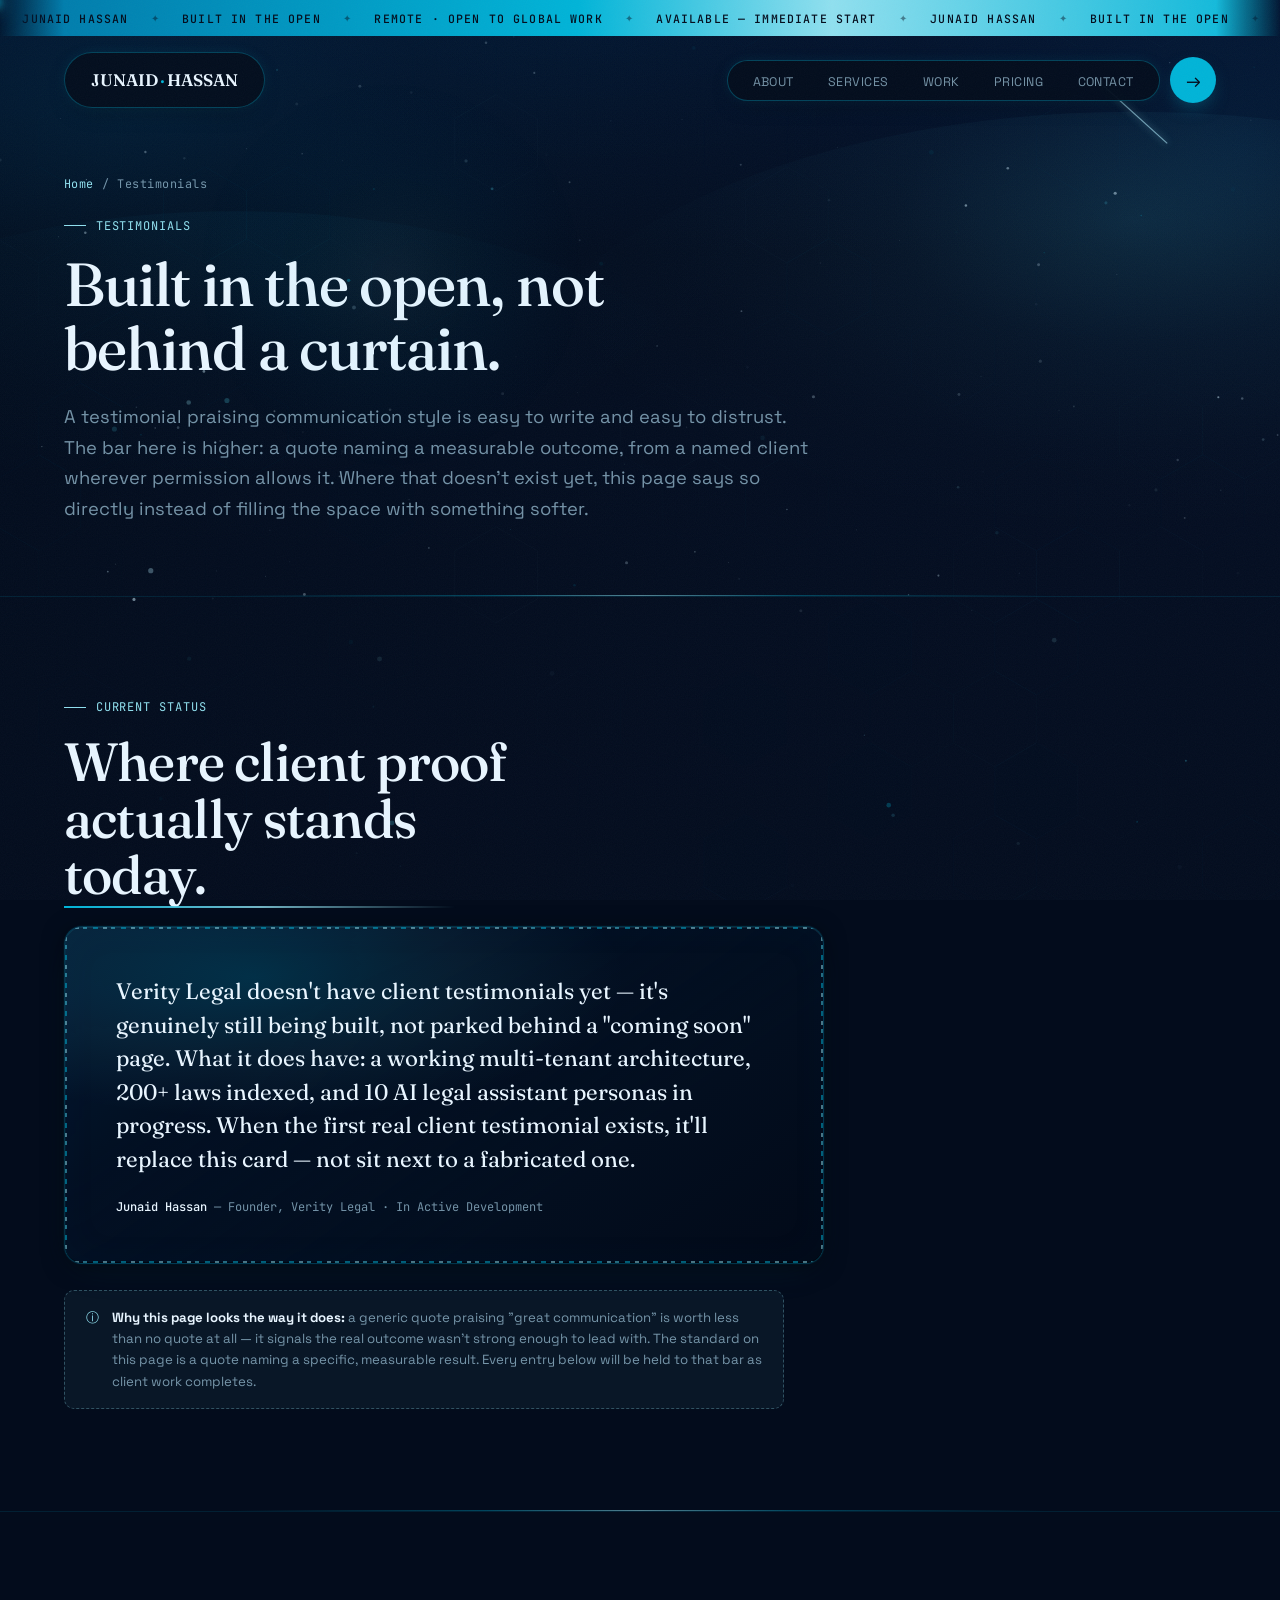
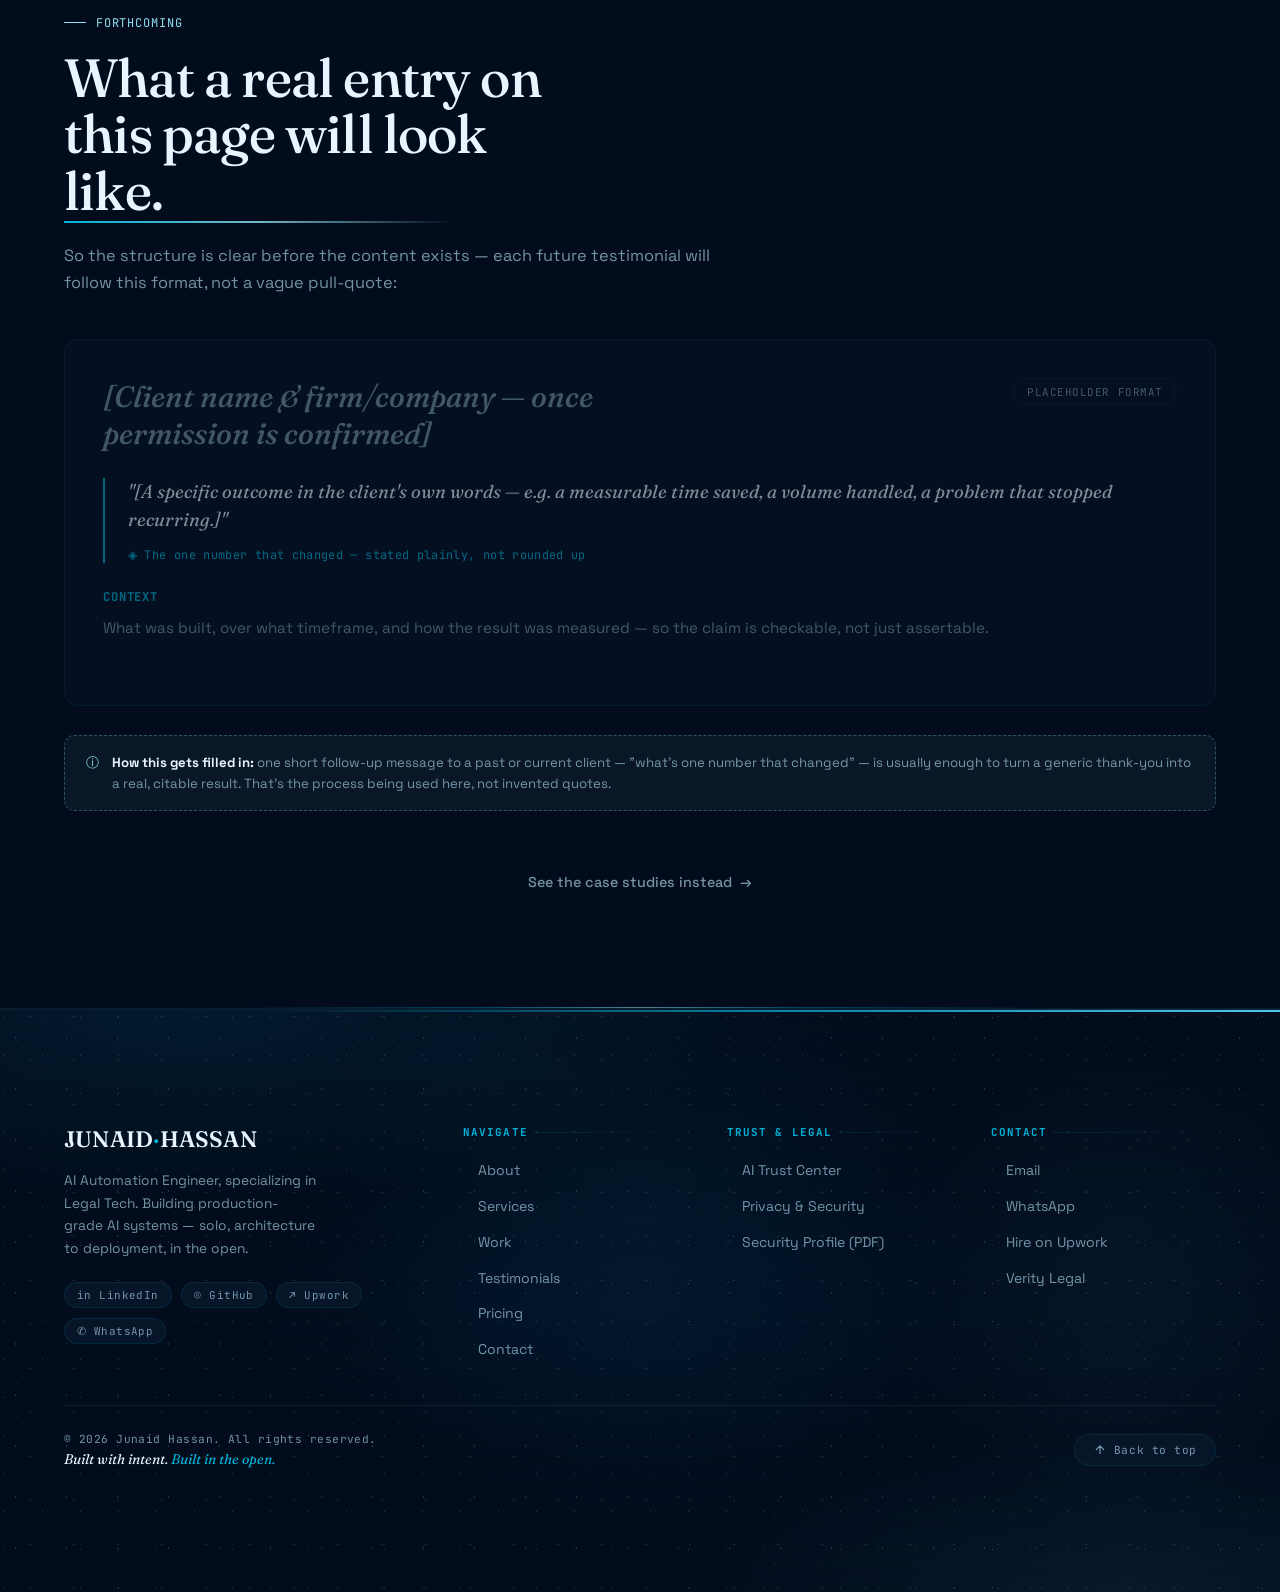
<file: testimonials.html>
<!DOCTYPE html>
<html lang="en">
<head>
<meta charset="UTF-8">
<meta name="google-site-verification" content="Zo-1-3_jk0CMlfBj04-vwXbx1UrbDhZj0A1IevaZsqs" />
<meta name="viewport" content="width=device-width, initial-scale=1.0, viewport-fit=cover">
<meta name="mobile-web-app-capable" content="yes">
<meta name="apple-mobile-web-app-capable" content="yes">
<meta name="apple-mobile-web-app-status-bar-style" content="black-translucent">
<link rel="icon" href="data:image/svg+xml,%3Csvg xmlns=%22http://www.w3.org/2000/svg%22 viewBox=%220 0 100 100%22%3E%3Crect width=%22100%22 height=%22100%22 rx=%2220%22 fill=%22%23030c1c%22/%3E%3Ctext x=%2250%22 y=%2266%22 font-size=%2255%22 font-family=%22Arial,sans-serif%22 font-weight=%22bold%22 fill=%22%2300b4d8%22 text-anchor=%22middle%22%3EJ%3C/text%3E%3C/svg%3E">
<title>Testimonials — Junaid Hassan | AI Automation Engineer</title>
<meta name="description" content="Honest status on client proof: built in the open, with a stated standard for what a real testimonial on this page must contain — a measurable outcome, not just praise.">
<link rel="manifest" href="/manifest.json">
<meta name="theme-color" content="#030c1c">
<meta name="color-scheme" content="dark">
<meta property="og:title" content="Testimonials — Junaid Hassan">
<meta property="og:description" content="Honest status on client proof: built in the open, with a stated standard for what a real testimonial on this page must contain — a measurable outcome, not just praise.">
<meta property="og:type" content="website">
<meta property="og:url" content="https://junaid-hassan.vercel.app/testimonials.html">
<meta property="og:image" content="https://junaid-hassan.vercel.app/assets/og-banner.png">
<meta property="og:image:width" content="1200">
<meta property="og:image:height" content="630">
<link rel="canonical" href="https://junaid-hassan.vercel.app/testimonials.html">
<meta name="twitter:card" content="summary_large_image">
<meta name="twitter:title" content="Testimonials — Junaid Hassan">
<meta name="twitter:description" content="Honest status on client proof: built in the open, with a stated standard for what a real testimonial on this page must contain — a measurable outcome, not just praise.">
<meta name="twitter:image" content="https://junaid-hassan.vercel.app/assets/og-banner.png">

<link rel="preconnect" href="https://fonts.googleapis.com">
<link rel="preconnect" href="https://fonts.gstatic.com" crossorigin>
<link href="https://fonts.googleapis.com/css2?family=Fraunces:opsz,wght@9..144,300;9..144,500;9..144,600;9..144,700&family=Space+Grotesk:wght@400;500;700&family=JetBrains+Mono:wght@400;500&display=swap" rel="stylesheet">
<link rel="stylesheet" href="base.css">
<link rel="stylesheet" href="pages.css">
</head>
<body>

<a href="#main-content" class="skip-link">Skip to content</a>

<div class="page-lines" aria-hidden="true">
  <span class="pl-h"></span><span class="pl-h"></span><span class="pl-h"></span><span class="pl-h"></span><span class="pl-h"></span>
  <span class="pl-h"></span><span class="pl-h"></span><span class="pl-h"></span><span class="pl-h"></span><span class="pl-h"></span>
  <span class="pl-v"></span><span class="pl-v"></span><span class="pl-v"></span><span class="pl-v"></span><span class="pl-v"></span>
  <span class="pl-v"></span><span class="pl-v"></span><span class="pl-v"></span><span class="pl-v"></span>
  <span class="pl-d"></span><span class="pl-d"></span><span class="pl-d"></span><span class="pl-d"></span><span class="pl-d"></span>
</div>

<canvas id="bg-aurora" aria-hidden="true"></canvas>
<canvas id="bg-hex"    aria-hidden="true"></canvas>
<canvas id="bg-stars"  aria-hidden="true"></canvas>
<div class="bg-orbs" aria-hidden="true"></div>
<div class="grain-overlay" aria-hidden="true"></div>
<div class="scroll-progress" id="scrollProgress" role="progressbar" aria-valuemin="0" aria-valuemax="100" aria-valuenow="0" aria-label="Page scroll progress"></div>

<div class="announce-bar" id="announceBar">
  <div class="announce-outer">
    <div class="announce-track" aria-label="Available for global projects">
      <div class="announce-group">
        <span>Junaid Hassan</span><span class="sep">✦</span>
        <span>Built In The Open</span><span class="sep">✦</span>
        <span>Remote · Open to Global Work</span><span class="sep">✦</span>
        <span>Available — Immediate Start</span><span class="sep">✦</span>
      </div>
      <div class="announce-group" aria-hidden="true">
        <span>Junaid Hassan</span><span class="sep">✦</span>
        <span>Built In The Open</span><span class="sep">✦</span>
        <span>Remote · Open to Global Work</span><span class="sep">✦</span>
        <span>Available — Immediate Start</span><span class="sep">✦</span>
      </div>
    </div>
  </div>
</div>

<header>
  <a href="index.html#top" class="logo logo-pill">JUNAID<span>·</span>HASSAN</a>
  <div class="nav-cluster">
    <nav class="pill-nav" aria-label="Primary">
      <ul>
        <li><a href="about.html" class="navlink">About</a></li>
        <li><a href="services.html" class="navlink">Services</a></li>
        <li><a href="work.html" class="navlink">Work</a></li>
        <li><a href="pricing.html" class="navlink">Pricing</a></li>
        <li><a href="contact.html" class="navlink">Contact</a></li>
      </ul>
    </nav>
    <a href="contact.html" class="nav-cta-circle" aria-label="Book a call">→</a>
    <button class="mobile-toggle" id="hamburgerBtn" aria-label="Open navigation menu" aria-expanded="false" aria-controls="mobileMenu" type="button">
      <span class="hb-bar"></span>
      <span class="hb-bar"></span>
      <span class="hb-bar"></span>
    </button>
  </div>
</header>

<div class="mobile-menu" id="mobileMenu" role="dialog" aria-modal="true" aria-label="Navigation menu">
  <button class="mobile-menu-close" id="mobileMenuClose" aria-label="Close menu">✕</button>
  <nav aria-label="Mobile">
    <a href="index.html#top" class="mobile-navlink">Home</a>
    <a href="about.html" class="mobile-navlink">About</a>
    <a href="services.html" class="mobile-navlink">Services</a>
    <a href="work.html" class="mobile-navlink">Work</a>
    <a href="testimonials.html" class="mobile-navlink">Testimonials</a>
    <a href="pricing.html" class="mobile-navlink">Pricing</a>
    <a href="trust.html" class="mobile-navlink">AI Trust Center</a>
    <a href="legal.html" class="mobile-navlink">Legal &amp; Security</a>
    <a href="contact.html" class="mobile-navlink">Contact</a>
  </nav>
</div>

<main id="main-content">
<!-- ============ PAGE HERO ============ -->
<section class="page-hero">
  <div class="container">
    <div class="breadcrumb"><a href="index.html#top">Home</a> <span>/</span> <span>Testimonials</span></div>
    <div class="eyebrow mono">Testimonials</div>
    <h1>Built in the open, not behind a curtain.</h1>
    <p class="page-sub">A testimonial praising communication style is easy to write and easy to distrust. The bar here is higher: a quote naming a measurable outcome, from a named client wherever permission allows it. Where that doesn't exist yet, this page says so directly instead of filling the space with something softer.</p>
  </div>
</section>

<!-- ============ CURRENT STATUS ============ -->
<section id="status">
  <div class="container">
    <div class="eyebrow mono">Current Status</div>
    <h2>Where client proof actually stands today.</h2>
    <div class="testimonial-grid single">
      <div class="testimonial-card reveal">
        <span class="edge-signal v left" aria-hidden="true"></span>
        <span class="edge-signal v right" aria-hidden="true"></span>
        <span class="edge-signal h top" aria-hidden="true"></span>
        <span class="edge-signal h bottom" aria-hidden="true"></span>
        <p class="quote">Verity Legal doesn't have client testimonials yet — it's genuinely still being built, not parked behind a "coming soon" page. What it does have: a working multi-tenant architecture, 200+ laws indexed, and 10 AI legal assistant personas in progress. When the first real client testimonial exists, it'll replace this card — not sit next to a fabricated one.</p>
        <div class="who"><strong>Junaid Hassan</strong> — Founder, Verity Legal · In Active Development</div>
      </div>
    </div>

    <div class="ph-notice" style="max-width:720px;">
      <span class="ph-icon">ⓘ</span>
      <span><strong>Why this page looks the way it does:</strong> a generic quote praising "great communication" is worth less than no quote at all — it signals the real outcome wasn't strong enough to lead with. The standard on this page is a quote naming a specific, measurable result. Every entry below will be held to that bar as client work completes.</span>
    </div>
  </div>
</section>

<!-- ============ WHAT GOES HERE NEXT ============ -->
<section id="forthcoming">
  <div class="container">
    <div class="eyebrow mono">Forthcoming</div>
    <h2>What a real entry on this page will look like.</h2>
    <p class="section-intro">So the structure is clear before the content exists — each future testimonial will follow this format, not a vague pull-quote:</p>

    <div class="cs-card reveal" style="opacity:.55;">
      <div class="cs-head">
        <h3 style="font-style:italic; color:var(--muted);">[Client name &amp; firm/company — once permission is confirmed]</h3>
        <span class="cs-status" style="border-color:var(--line); background:transparent; color:var(--muted);">Placeholder format</span>
      </div>
      <div class="outcome-quote">
        <p>"[A specific outcome in the client's own words — e.g. a measurable time saved, a volume handled, a problem that stopped recurring.]"</p>
        <div class="oq-metric">◈ The one number that changed — stated plainly, not rounded up</div>
      </div>
      <div class="case-meta">
        <h4>Context</h4>
        <p style="max-width:none;">What was built, over what timeframe, and how the result was measured — so the claim is checkable, not just assertable.</p>
      </div>
    </div>

    <div class="ph-notice" style="margin-top:1.8rem;">
      <span class="ph-icon">ⓘ</span>
      <span><strong>How this gets filled in:</strong> one short follow-up message to a past or current client — "what's one number that changed" — is usually enough to turn a generic thank-you into a real, citable result. That's the process being used here, not invented quotes.</span>
    </div>

    <div class="center-cta">
      <a href="work.html" class="btn btn-ghost">See the case studies instead <span class="btn-arrow">→</span></a>
    </div>
  </div>
</section>

</main>

<footer>
  <div class="footer-orb" aria-hidden="true"></div>
  <div class="footer-orb-2" aria-hidden="true"></div>
  <div class="footer-frost" aria-hidden="true"></div>
  <div class="container">
    <div class="footer-grid">

      <div class="footer-brand">
        <a href="index.html#top" class="logo">JUNAID<span>·</span>HASSAN</a>
        <p>AI Automation Engineer, specializing in Legal Tech. Building production-grade AI systems — solo, architecture to deployment, in the open.</p>
        <div class="footer-socials">
          <a href="https://www.linkedin.com/in/junaidxaiautomation" target="_blank" rel="noopener noreferrer" class="footer-social-pill">in LinkedIn</a>
          <a href="https://github.com/JunaidxAutomation" target="_blank" rel="noopener noreferrer" class="footer-social-pill">◎ GitHub</a>
          <a href="https://www.upwork.com/freelancers/~0137bbeb7425fe8586" target="_blank" rel="noopener noreferrer" class="footer-social-pill">↗ Upwork</a>
          <a href="https://wa.me/923130654431" target="_blank" rel="noopener noreferrer" class="footer-social-pill">✆ WhatsApp</a>
        </div>
      </div>

      <div class="footer-col">
        <h5>Navigate</h5>
        <ul>
          <li><a href="about.html">About</a></li>
          <li><a href="services.html">Services</a></li>
          <li><a href="work.html">Work</a></li>
          <li><a href="testimonials.html">Testimonials</a></li>
          <li><a href="pricing.html">Pricing</a></li>
          <li><a href="contact.html">Contact</a></li>
        </ul>
      </div>

      <div class="footer-col">
        <h5>Trust &amp; Legal</h5>
        <ul>
          <li><a href="trust.html">AI Trust Center</a></li>
          <li><a href="legal.html">Privacy &amp; Security</a></li>
          <li><a href="legal.html#security-profile">Security Profile (PDF)</a></li>
        </ul>
      </div>

      <div class="footer-col">
        <h5>Contact</h5>
        <ul>
          <li><a href="mailto:junaid.aideveloper@gmail.com">Email</a></li>
          <li><a href="https://wa.me/923130654431" target="_blank" rel="noopener noreferrer">WhatsApp</a></li>
          <li><a href="https://www.upwork.com/freelancers/~0137bbeb7425fe8586" target="_blank" rel="noopener noreferrer">Hire on Upwork</a></li>
          <li><a href="https://verity-legal-sc28.vercel.app" target="_blank" rel="noopener noreferrer">Verity Legal</a></li>
        </ul>
      </div>

    </div>

    <div class="footer-bottom">
      <div class="footer-bottom-left">
        <div class="footer-copy">© 2026 Junaid Hassan. All rights reserved.</div>
        <div class="footer-tagline">Built with intent. <span>Built in the open.</span></div>
      </div>
      <a href="#top" class="footer-back-top">
        <svg viewBox="0 0 24 24" stroke-width="2"><path d="M12 19V5M5 12l7-7 7 7"/></svg>
        Back to top
      </a>
    </div>
  </div>
</footer>


<script src="bg.js"></script>
<script src="base.js"></script>


</body>
</html>
</file>
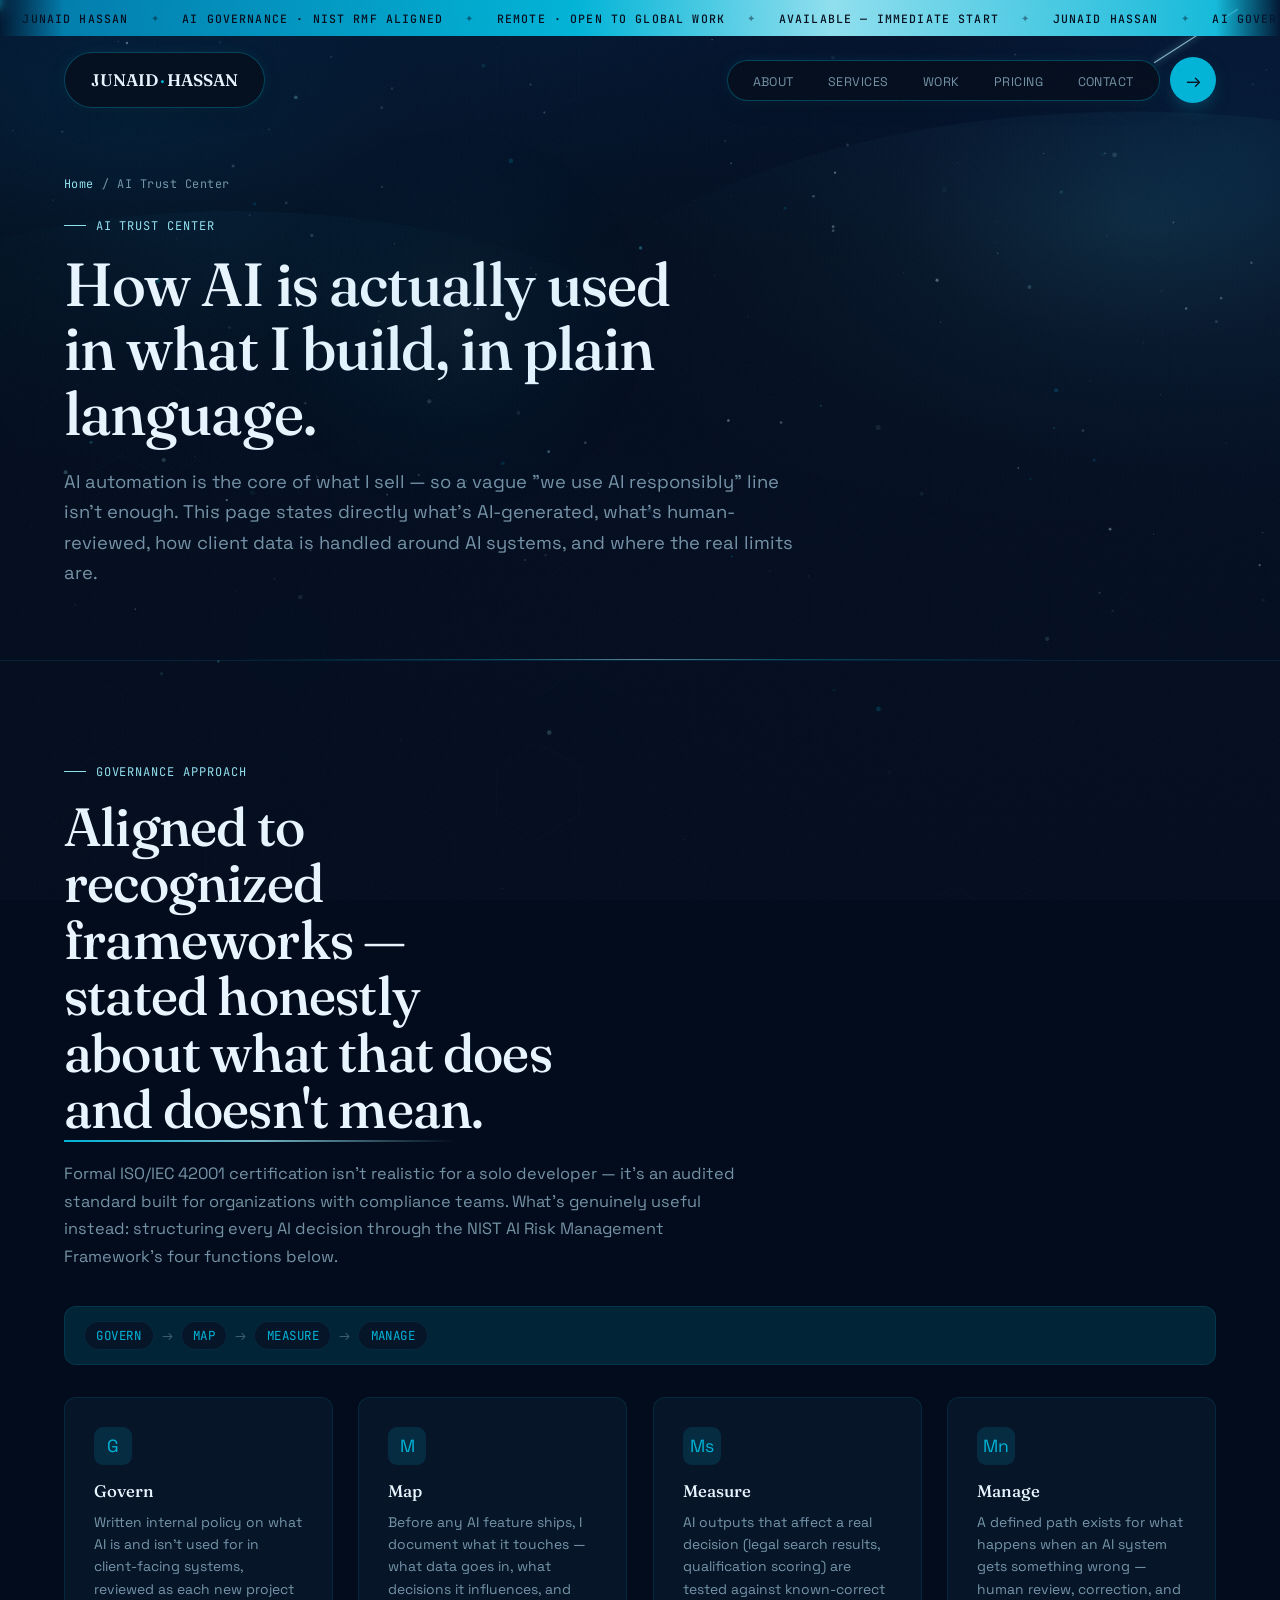
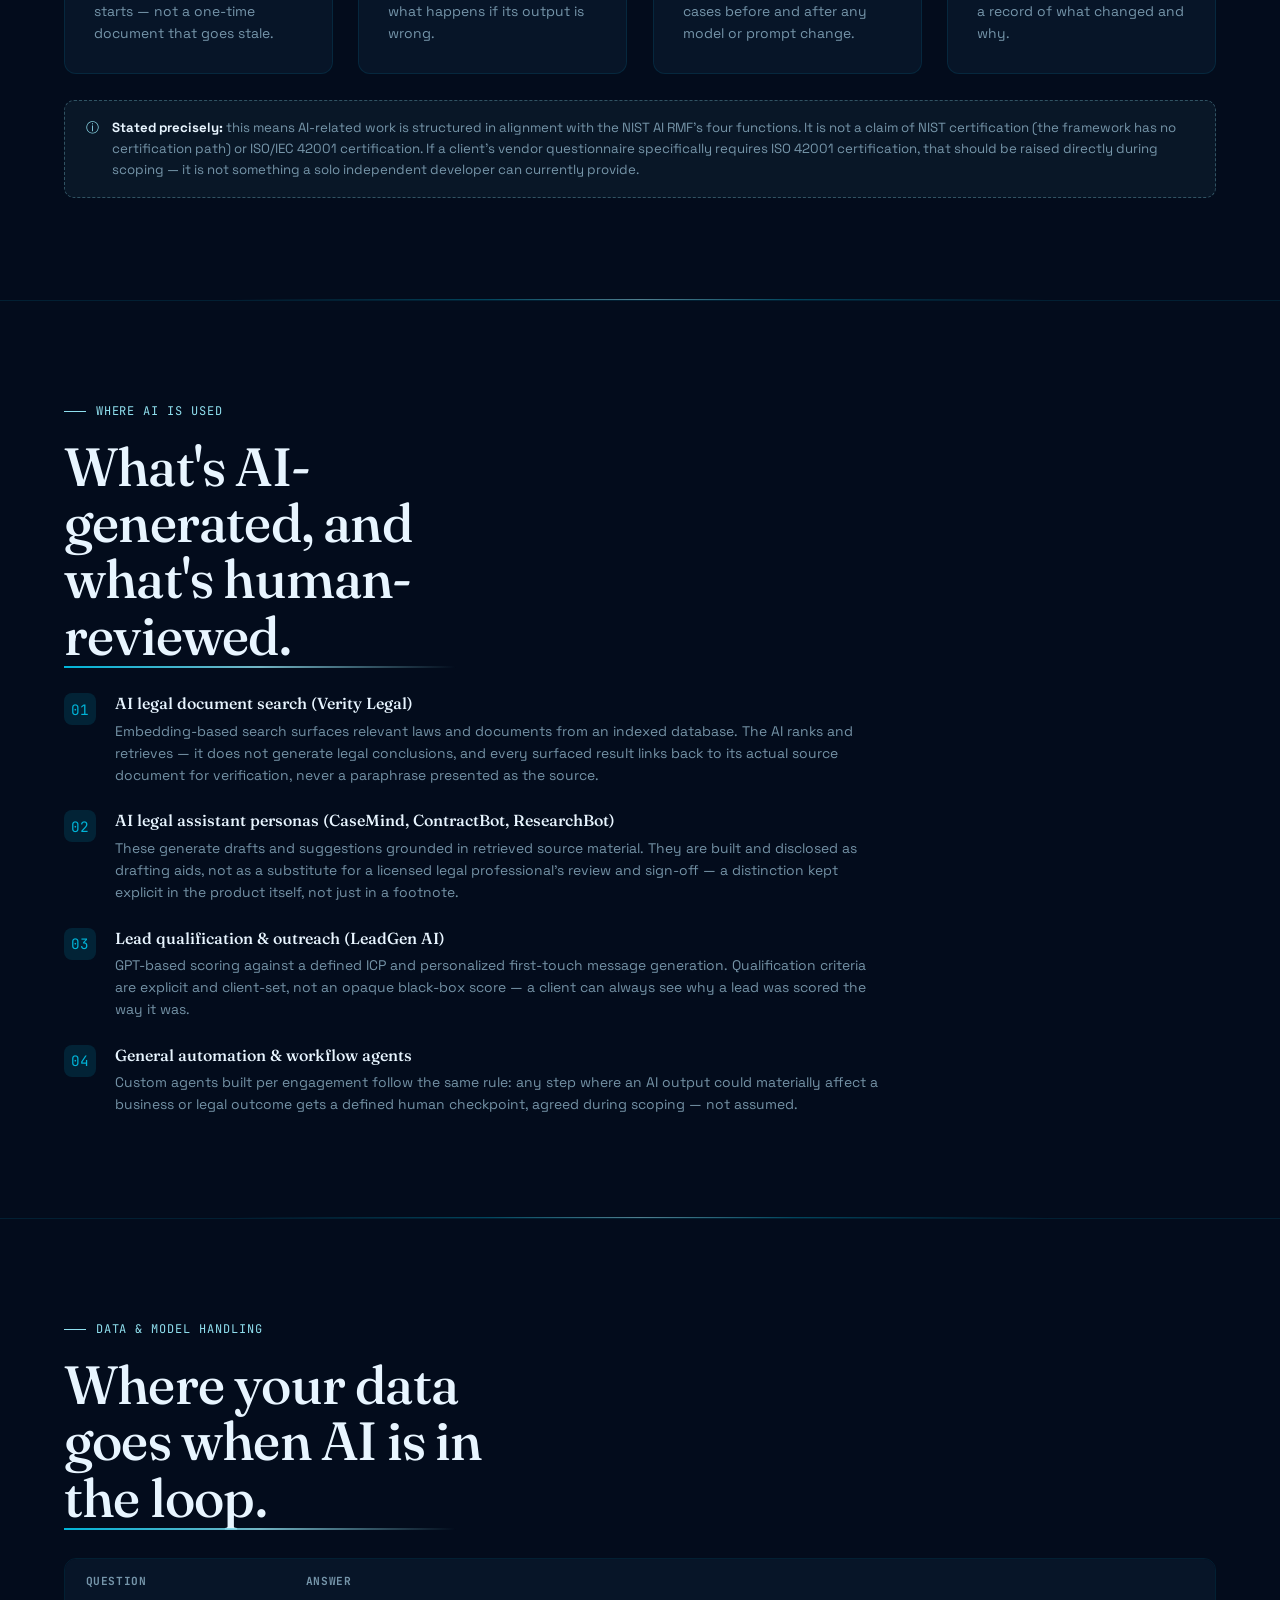
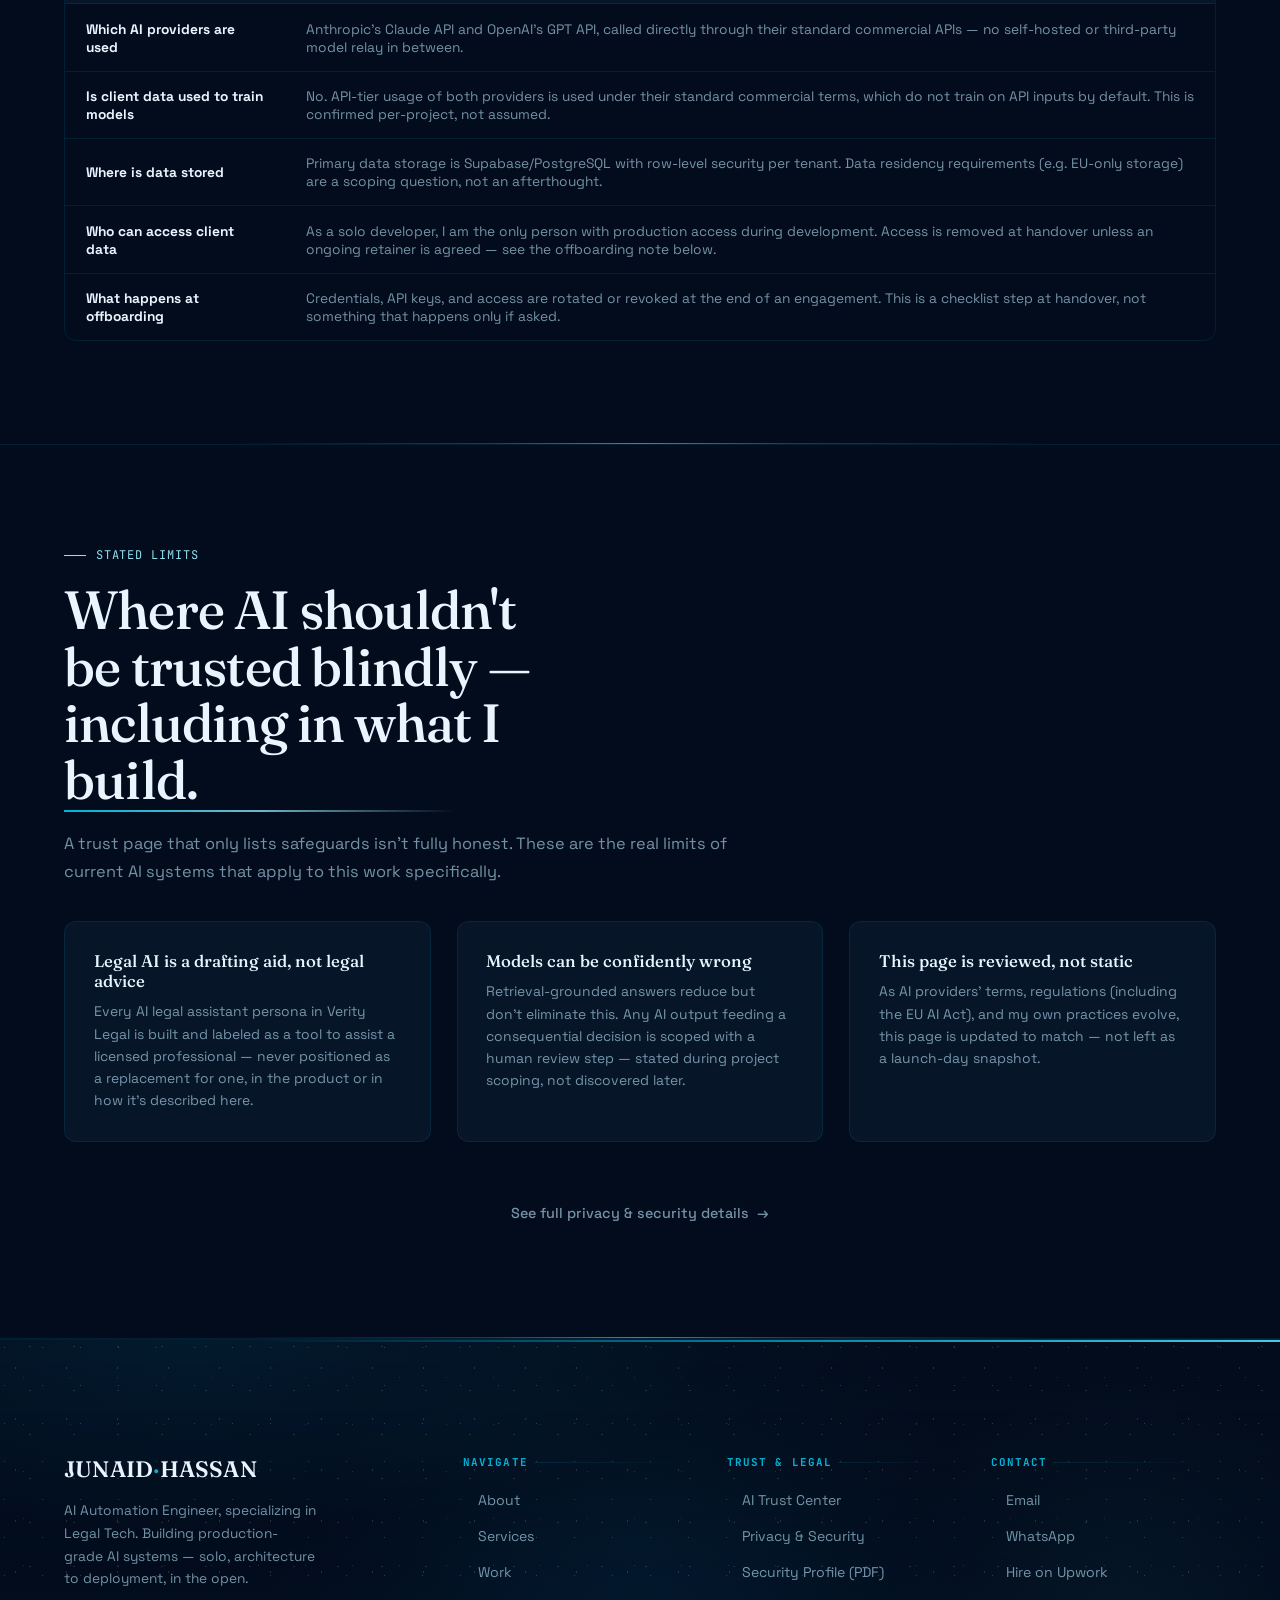
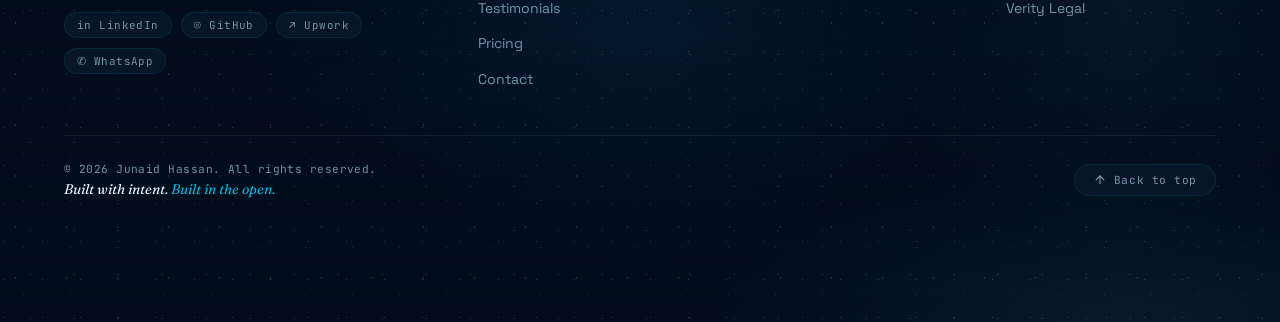
<file: trust.html>
<!DOCTYPE html>
<html lang="en">
<head>
<meta charset="UTF-8">
<meta name="google-site-verification" content="Zo-1-3_jk0CMlfBj04-vwXbx1UrbDhZj0A1IevaZsqs" />
<meta name="viewport" content="width=device-width, initial-scale=1.0, viewport-fit=cover">
<meta name="mobile-web-app-capable" content="yes">
<meta name="apple-mobile-web-app-capable" content="yes">
<meta name="apple-mobile-web-app-status-bar-style" content="black-translucent">
<link rel="icon" href="data:image/svg+xml,%3Csvg xmlns=%22http://www.w3.org/2000/svg%22 viewBox=%220 0 100 100%22%3E%3Crect width=%22100%22 height=%22100%22 rx=%2220%22 fill=%22%23030c1c%22/%3E%3Ctext x=%2250%22 y=%2266%22 font-size=%2255%22 font-family=%22Arial,sans-serif%22 font-weight=%22bold%22 fill=%22%2300b4d8%22 text-anchor=%22middle%22%3EJ%3C/text%3E%3C/svg%3E">
<title>AI Trust Center — Junaid Hassan | How AI Is Used & Governed</title>
<meta name="description" content="How AI is used across Verity Legal and client builds: governance aligned to the NIST AI RMF, what's AI-generated vs human-reviewed, data handling, and stated limits.">
<link rel="manifest" href="/manifest.json">
<meta name="theme-color" content="#030c1c">
<meta name="color-scheme" content="dark">
<meta property="og:title" content="AI Trust Center — Junaid Hassan">
<meta property="og:description" content="How AI is used across Verity Legal and client builds: governance aligned to the NIST AI RMF, what's AI-generated vs human-reviewed, data handling, and stated limits.">
<meta property="og:type" content="website">
<meta property="og:url" content="https://junaid-hassan.vercel.app/trust.html">
<meta property="og:image" content="https://junaid-hassan.vercel.app/assets/og-banner.png">
<meta property="og:image:width" content="1200">
<meta property="og:image:height" content="630">
<link rel="canonical" href="https://junaid-hassan.vercel.app/trust.html">
<meta name="twitter:card" content="summary_large_image">
<meta name="twitter:title" content="AI Trust Center — Junaid Hassan">
<meta name="twitter:description" content="How AI is used across Verity Legal and client builds: governance aligned to the NIST AI RMF, what's AI-generated vs human-reviewed, data handling, and stated limits.">
<meta name="twitter:image" content="https://junaid-hassan.vercel.app/assets/og-banner.png">

<link rel="preconnect" href="https://fonts.googleapis.com">
<link rel="preconnect" href="https://fonts.gstatic.com" crossorigin>
<link href="https://fonts.googleapis.com/css2?family=Fraunces:opsz,wght@9..144,300;9..144,500;9..144,600;9..144,700&family=Space+Grotesk:wght@400;500;700&family=JetBrains+Mono:wght@400;500&display=swap" rel="stylesheet">
<link rel="stylesheet" href="base.css">
<link rel="stylesheet" href="pages.css">
</head>
<body>

<a href="#main-content" class="skip-link">Skip to content</a>

<div class="page-lines" aria-hidden="true">
  <span class="pl-h"></span><span class="pl-h"></span><span class="pl-h"></span><span class="pl-h"></span><span class="pl-h"></span>
  <span class="pl-h"></span><span class="pl-h"></span><span class="pl-h"></span><span class="pl-h"></span><span class="pl-h"></span>
  <span class="pl-v"></span><span class="pl-v"></span><span class="pl-v"></span><span class="pl-v"></span><span class="pl-v"></span>
  <span class="pl-v"></span><span class="pl-v"></span><span class="pl-v"></span><span class="pl-v"></span>
  <span class="pl-d"></span><span class="pl-d"></span><span class="pl-d"></span><span class="pl-d"></span><span class="pl-d"></span>
</div>

<canvas id="bg-aurora" aria-hidden="true"></canvas>
<canvas id="bg-hex"    aria-hidden="true"></canvas>
<canvas id="bg-stars"  aria-hidden="true"></canvas>
<div class="bg-orbs" aria-hidden="true"></div>
<div class="grain-overlay" aria-hidden="true"></div>
<div class="scroll-progress" id="scrollProgress" role="progressbar" aria-valuemin="0" aria-valuemax="100" aria-valuenow="0" aria-label="Page scroll progress"></div>

<div class="announce-bar" id="announceBar">
  <div class="announce-outer">
    <div class="announce-track" aria-label="Available for global projects">
      <div class="announce-group">
        <span>Junaid Hassan</span><span class="sep">✦</span>
        <span>AI Governance · NIST RMF Aligned</span><span class="sep">✦</span>
        <span>Remote · Open to Global Work</span><span class="sep">✦</span>
        <span>Available — Immediate Start</span><span class="sep">✦</span>
      </div>
      <div class="announce-group" aria-hidden="true">
        <span>Junaid Hassan</span><span class="sep">✦</span>
        <span>AI Governance · NIST RMF Aligned</span><span class="sep">✦</span>
        <span>Remote · Open to Global Work</span><span class="sep">✦</span>
        <span>Available — Immediate Start</span><span class="sep">✦</span>
      </div>
    </div>
  </div>
</div>

<header>
  <a href="index.html#top" class="logo logo-pill">JUNAID<span>·</span>HASSAN</a>
  <div class="nav-cluster">
    <nav class="pill-nav" aria-label="Primary">
      <ul>
        <li><a href="about.html" class="navlink">About</a></li>
        <li><a href="services.html" class="navlink">Services</a></li>
        <li><a href="work.html" class="navlink">Work</a></li>
        <li><a href="pricing.html" class="navlink">Pricing</a></li>
        <li><a href="contact.html" class="navlink">Contact</a></li>
      </ul>
    </nav>
    <a href="contact.html" class="nav-cta-circle" aria-label="Book a call">→</a>
    <button class="mobile-toggle" id="hamburgerBtn" aria-label="Open navigation menu" aria-expanded="false" aria-controls="mobileMenu" type="button">
      <span class="hb-bar"></span>
      <span class="hb-bar"></span>
      <span class="hb-bar"></span>
    </button>
  </div>
</header>

<div class="mobile-menu" id="mobileMenu" role="dialog" aria-modal="true" aria-label="Navigation menu">
  <button class="mobile-menu-close" id="mobileMenuClose" aria-label="Close menu">✕</button>
  <nav aria-label="Mobile">
    <a href="index.html#top" class="mobile-navlink">Home</a>
    <a href="about.html" class="mobile-navlink">About</a>
    <a href="services.html" class="mobile-navlink">Services</a>
    <a href="work.html" class="mobile-navlink">Work</a>
    <a href="testimonials.html" class="mobile-navlink">Testimonials</a>
    <a href="pricing.html" class="mobile-navlink">Pricing</a>
    <a href="trust.html" class="mobile-navlink">AI Trust Center</a>
    <a href="legal.html" class="mobile-navlink">Legal &amp; Security</a>
    <a href="contact.html" class="mobile-navlink">Contact</a>
  </nav>
</div>

<main id="main-content">
<!-- ============ PAGE HERO ============ -->
<section class="page-hero">
  <div class="container">
    <div class="breadcrumb"><a href="index.html#top">Home</a> <span>/</span> <span>AI Trust Center</span></div>
    <div class="eyebrow mono">AI Trust Center</div>
    <h1>How AI is actually used in what I build, in plain language.</h1>
    <p class="page-sub">AI automation is the core of what I sell — so a vague "we use AI responsibly" line isn't enough. This page states directly what's AI-generated, what's human-reviewed, how client data is handled around AI systems, and where the real limits are.</p>
  </div>
</section>

<!-- ============ GOVERNANCE APPROACH ============ -->
<section id="governance">
  <div class="container">
    <div class="eyebrow mono">Governance Approach</div>
    <h2>Aligned to recognized frameworks — stated honestly about what that does and doesn't mean.</h2>
    <p class="section-intro">Formal ISO/IEC 42001 certification isn't realistic for a solo developer — it's an audited standard built for organizations with compliance teams. What's genuinely useful instead: structuring every AI decision through the NIST AI Risk Management Framework's four functions below.</p>

    <div class="gov-flow" aria-hidden="true">
      <span class="gov-flow-step">Govern</span>
      <span class="gov-flow-arrow">→</span>
      <span class="gov-flow-step">Map</span>
      <span class="gov-flow-arrow">→</span>
      <span class="gov-flow-step">Measure</span>
      <span class="gov-flow-arrow">→</span>
      <span class="gov-flow-step">Manage</span>
    </div>

    <div class="trust-grid">
      <div class="trust-card reveal">
        <div class="tc-icon">G</div>
        <h4>Govern</h4>
        <p>Written internal policy on what AI is and isn't used for in client-facing systems, reviewed as each new project starts — not a one-time document that goes stale.</p>
      </div>
      <div class="trust-card reveal">
        <div class="tc-icon">M</div>
        <h4>Map</h4>
        <p>Before any AI feature ships, I document what it touches — what data goes in, what decisions it influences, and what happens if its output is wrong.</p>
      </div>
      <div class="trust-card reveal">
        <div class="tc-icon">Ms</div>
        <h4>Measure</h4>
        <p>AI outputs that affect a real decision (legal search results, qualification scoring) are tested against known-correct cases before and after any model or prompt change.</p>
      </div>
      <div class="trust-card reveal">
        <div class="tc-icon">Mn</div>
        <h4>Manage</h4>
        <p>A defined path exists for what happens when an AI system gets something wrong — human review, correction, and a record of what changed and why.</p>
      </div>
    </div>

    <div class="ph-notice">
      <span class="ph-icon">ⓘ</span>
      <span><strong>Stated precisely:</strong> this means AI-related work is structured in alignment with the NIST AI RMF's four functions. It is not a claim of NIST certification (the framework has no certification path) or ISO/IEC 42001 certification. If a client's vendor questionnaire specifically requires ISO 42001 certification, that should be raised directly during scoping — it is not something a solo independent developer can currently provide.</span>
    </div>
  </div>
</section>

<!-- ============ WHERE AI IS USED ============ -->
<section id="where-used">
  <div class="container">
    <div class="eyebrow mono">Where AI Is Used</div>
    <h2>What's AI-generated, and what's human-reviewed.</h2>
    <div class="pillar-list" style="max-width:820px;">
      <div class="pillar">
        <div class="pillar-mark">01</div>
        <div>
          <h4>AI legal document search (Verity Legal)</h4>
          <p>Embedding-based search surfaces relevant laws and documents from an indexed database. The AI ranks and retrieves — it does not generate legal conclusions, and every surfaced result links back to its actual source document for verification, never a paraphrase presented as the source.</p>
        </div>
      </div>
      <div class="pillar">
        <div class="pillar-mark">02</div>
        <div>
          <h4>AI legal assistant personas (CaseMind, ContractBot, ResearchBot)</h4>
          <p>These generate drafts and suggestions grounded in retrieved source material. They are built and disclosed as drafting aids, not as a substitute for a licensed legal professional's review and sign-off — a distinction kept explicit in the product itself, not just in a footnote.</p>
        </div>
      </div>
      <div class="pillar">
        <div class="pillar-mark">03</div>
        <div>
          <h4>Lead qualification &amp; outreach (LeadGen AI)</h4>
          <p>GPT-based scoring against a defined ICP and personalized first-touch message generation. Qualification criteria are explicit and client-set, not an opaque black-box score — a client can always see why a lead was scored the way it was.</p>
        </div>
      </div>
      <div class="pillar">
        <div class="pillar-mark">04</div>
        <div>
          <h4>General automation &amp; workflow agents</h4>
          <p>Custom agents built per engagement follow the same rule: any step where an AI output could materially affect a business or legal outcome gets a defined human checkpoint, agreed during scoping — not assumed.</p>
        </div>
      </div>
    </div>
  </div>
</section>

<!-- ============ DATA HANDLING ============ -->
<section id="data-handling">
  <div class="container">
    <div class="eyebrow mono">Data &amp; Model Handling</div>
    <h2>Where your data goes when AI is in the loop.</h2>
    <div class="compare-table-wrap">
      <table class="compare-table">
        <thead>
          <tr><th>Question</th><th>Answer</th></tr>
        </thead>
        <tbody>
          <tr><td><strong>Which AI providers are used</strong></td><td>Anthropic's Claude API and OpenAI's GPT API, called directly through their standard commercial APIs — no self-hosted or third-party model relay in between.</td></tr>
          <tr><td><strong>Is client data used to train models</strong></td><td>No. API-tier usage of both providers is used under their standard commercial terms, which do not train on API inputs by default. This is confirmed per-project, not assumed.</td></tr>
          <tr><td><strong>Where is data stored</strong></td><td>Primary data storage is Supabase/PostgreSQL with row-level security per tenant. Data residency requirements (e.g. EU-only storage) are a scoping question, not an afterthought.</td></tr>
          <tr><td><strong>Who can access client data</strong></td><td>As a solo developer, I am the only person with production access during development. Access is removed at handover unless an ongoing retainer is agreed — see the offboarding note below.</td></tr>
          <tr><td><strong>What happens at offboarding</strong></td><td>Credentials, API keys, and access are rotated or revoked at the end of an engagement. This is a checklist step at handover, not something that happens only if asked.</td></tr>
        </tbody>
      </table>
    </div>
  </div>
</section>

<!-- ============ LIMITS ============ -->
<section id="limits">
  <div class="container">
    <div class="eyebrow mono">Stated Limits</div>
    <h2>Where AI shouldn't be trusted blindly — including in what I build.</h2>
    <p class="section-intro">A trust page that only lists safeguards isn't fully honest. These are the real limits of current AI systems that apply to this work specifically.</p>
    <div class="trust-grid">
      <div class="trust-card reveal">
        <h4>Legal AI is a drafting aid, not legal advice</h4>
        <p>Every AI legal assistant persona in Verity Legal is built and labeled as a tool to assist a licensed professional — never positioned as a replacement for one, in the product or in how it's described here.</p>
      </div>
      <div class="trust-card reveal">
        <h4>Models can be confidently wrong</h4>
        <p>Retrieval-grounded answers reduce but don't eliminate this. Any AI output feeding a consequential decision is scoped with a human review step — stated during project scoping, not discovered later.</p>
      </div>
      <div class="trust-card reveal">
        <h4>This page is reviewed, not static</h4>
        <p>As AI providers' terms, regulations (including the EU AI Act), and my own practices evolve, this page is updated to match — not left as a launch-day snapshot.</p>
      </div>
    </div>

    <div class="center-cta">
      <a href="legal.html" class="btn btn-ghost">See full privacy &amp; security details <span class="btn-arrow">→</span></a>
    </div>
  </div>
</section>

</main>

<footer>
  <div class="footer-orb" aria-hidden="true"></div>
  <div class="footer-orb-2" aria-hidden="true"></div>
  <div class="footer-frost" aria-hidden="true"></div>
  <div class="container">
    <div class="footer-grid">

      <div class="footer-brand">
        <a href="index.html#top" class="logo">JUNAID<span>·</span>HASSAN</a>
        <p>AI Automation Engineer, specializing in Legal Tech. Building production-grade AI systems — solo, architecture to deployment, in the open.</p>
        <div class="footer-socials">
          <a href="https://www.linkedin.com/in/junaidxaiautomation" target="_blank" rel="noopener noreferrer" class="footer-social-pill">in LinkedIn</a>
          <a href="https://github.com/JunaidxAutomation" target="_blank" rel="noopener noreferrer" class="footer-social-pill">◎ GitHub</a>
          <a href="https://www.upwork.com/freelancers/~0137bbeb7425fe8586" target="_blank" rel="noopener noreferrer" class="footer-social-pill">↗ Upwork</a>
          <a href="https://wa.me/923130654431" target="_blank" rel="noopener noreferrer" class="footer-social-pill">✆ WhatsApp</a>
        </div>
      </div>

      <div class="footer-col">
        <h5>Navigate</h5>
        <ul>
          <li><a href="about.html">About</a></li>
          <li><a href="services.html">Services</a></li>
          <li><a href="work.html">Work</a></li>
          <li><a href="testimonials.html">Testimonials</a></li>
          <li><a href="pricing.html">Pricing</a></li>
          <li><a href="contact.html">Contact</a></li>
        </ul>
      </div>

      <div class="footer-col">
        <h5>Trust &amp; Legal</h5>
        <ul>
          <li><a href="trust.html">AI Trust Center</a></li>
          <li><a href="legal.html">Privacy &amp; Security</a></li>
          <li><a href="legal.html#security-profile">Security Profile (PDF)</a></li>
        </ul>
      </div>

      <div class="footer-col">
        <h5>Contact</h5>
        <ul>
          <li><a href="mailto:junaid.aideveloper@gmail.com">Email</a></li>
          <li><a href="https://wa.me/923130654431" target="_blank" rel="noopener noreferrer">WhatsApp</a></li>
          <li><a href="https://www.upwork.com/freelancers/~0137bbeb7425fe8586" target="_blank" rel="noopener noreferrer">Hire on Upwork</a></li>
          <li><a href="https://verity-legal-sc28.vercel.app" target="_blank" rel="noopener noreferrer">Verity Legal</a></li>
        </ul>
      </div>

    </div>

    <div class="footer-bottom">
      <div class="footer-bottom-left">
        <div class="footer-copy">© 2026 Junaid Hassan. All rights reserved.</div>
        <div class="footer-tagline">Built with intent. <span>Built in the open.</span></div>
      </div>
      <a href="#top" class="footer-back-top">
        <svg viewBox="0 0 24 24" stroke-width="2"><path d="M12 19V5M5 12l7-7 7 7"/></svg>
        Back to top
      </a>
    </div>
  </div>
</footer>


<script src="bg.js"></script>
<script src="base.js"></script>


</body>
</html>
</file>
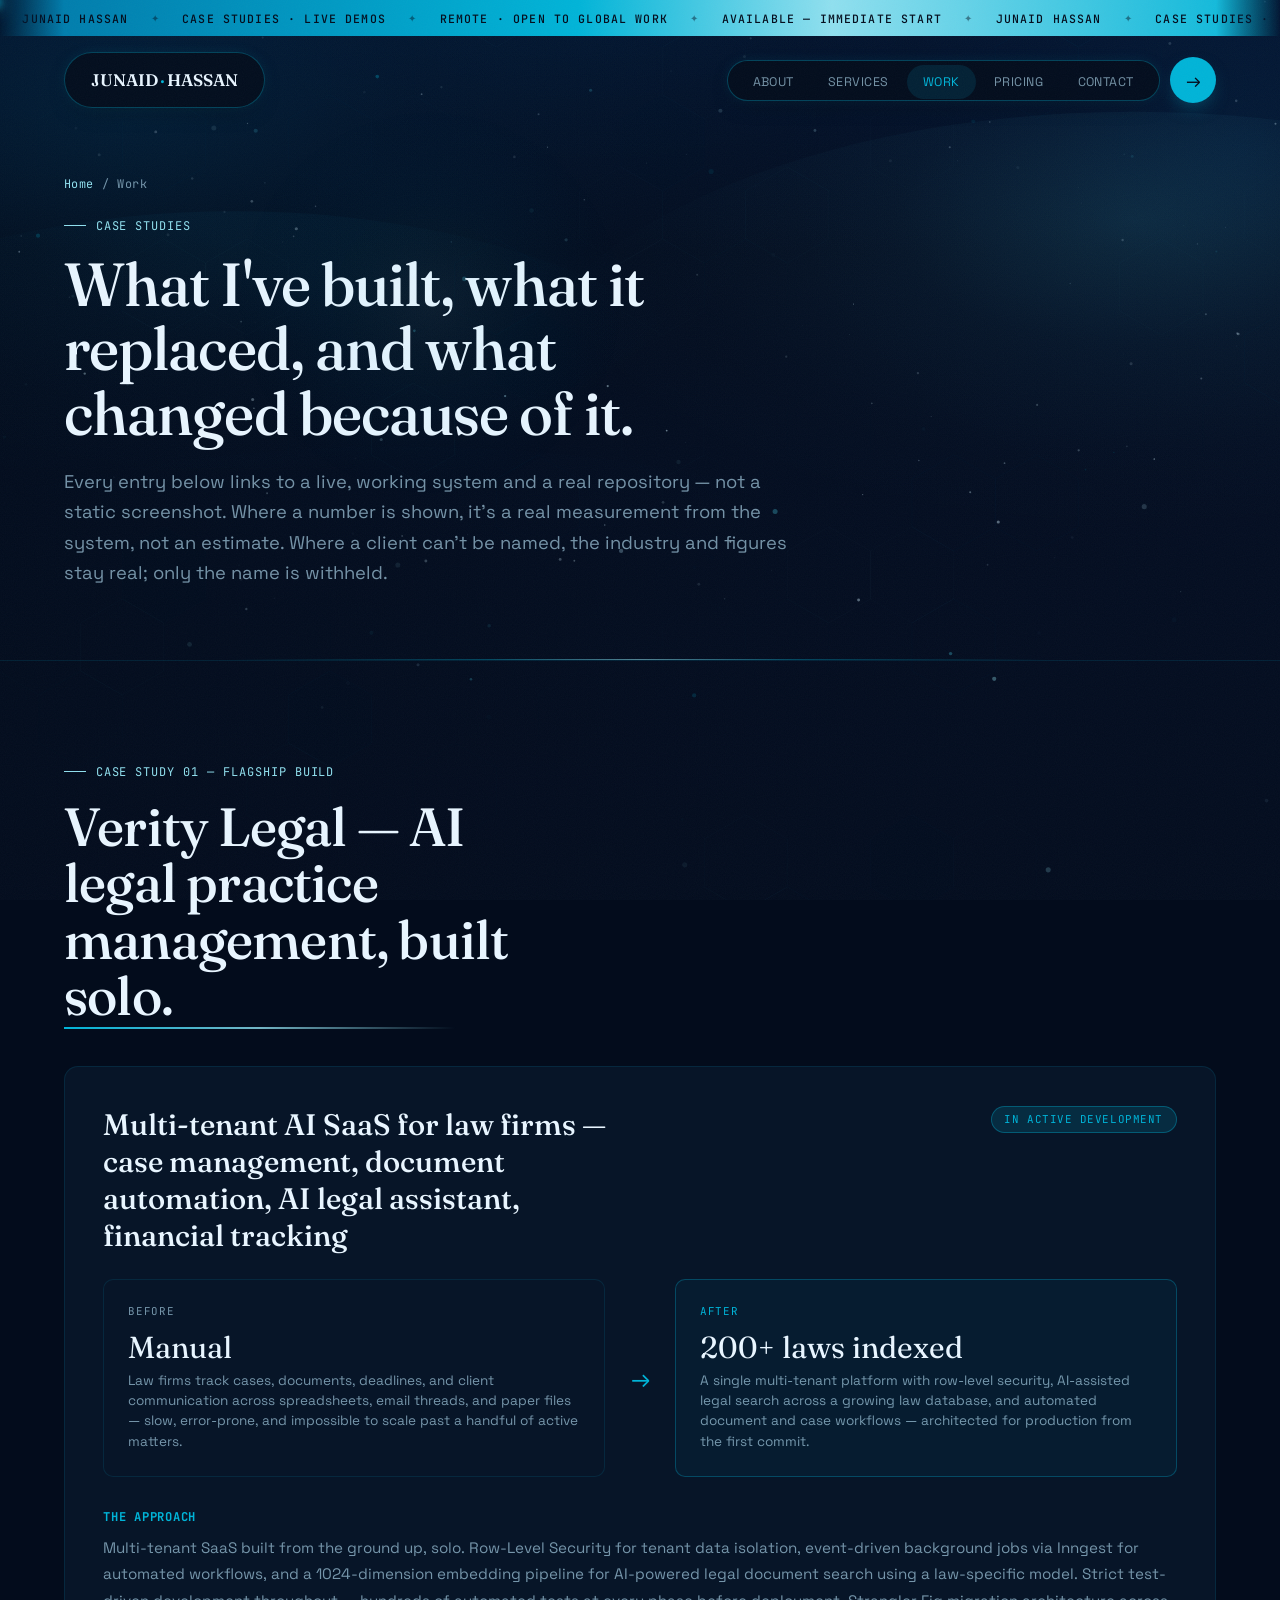
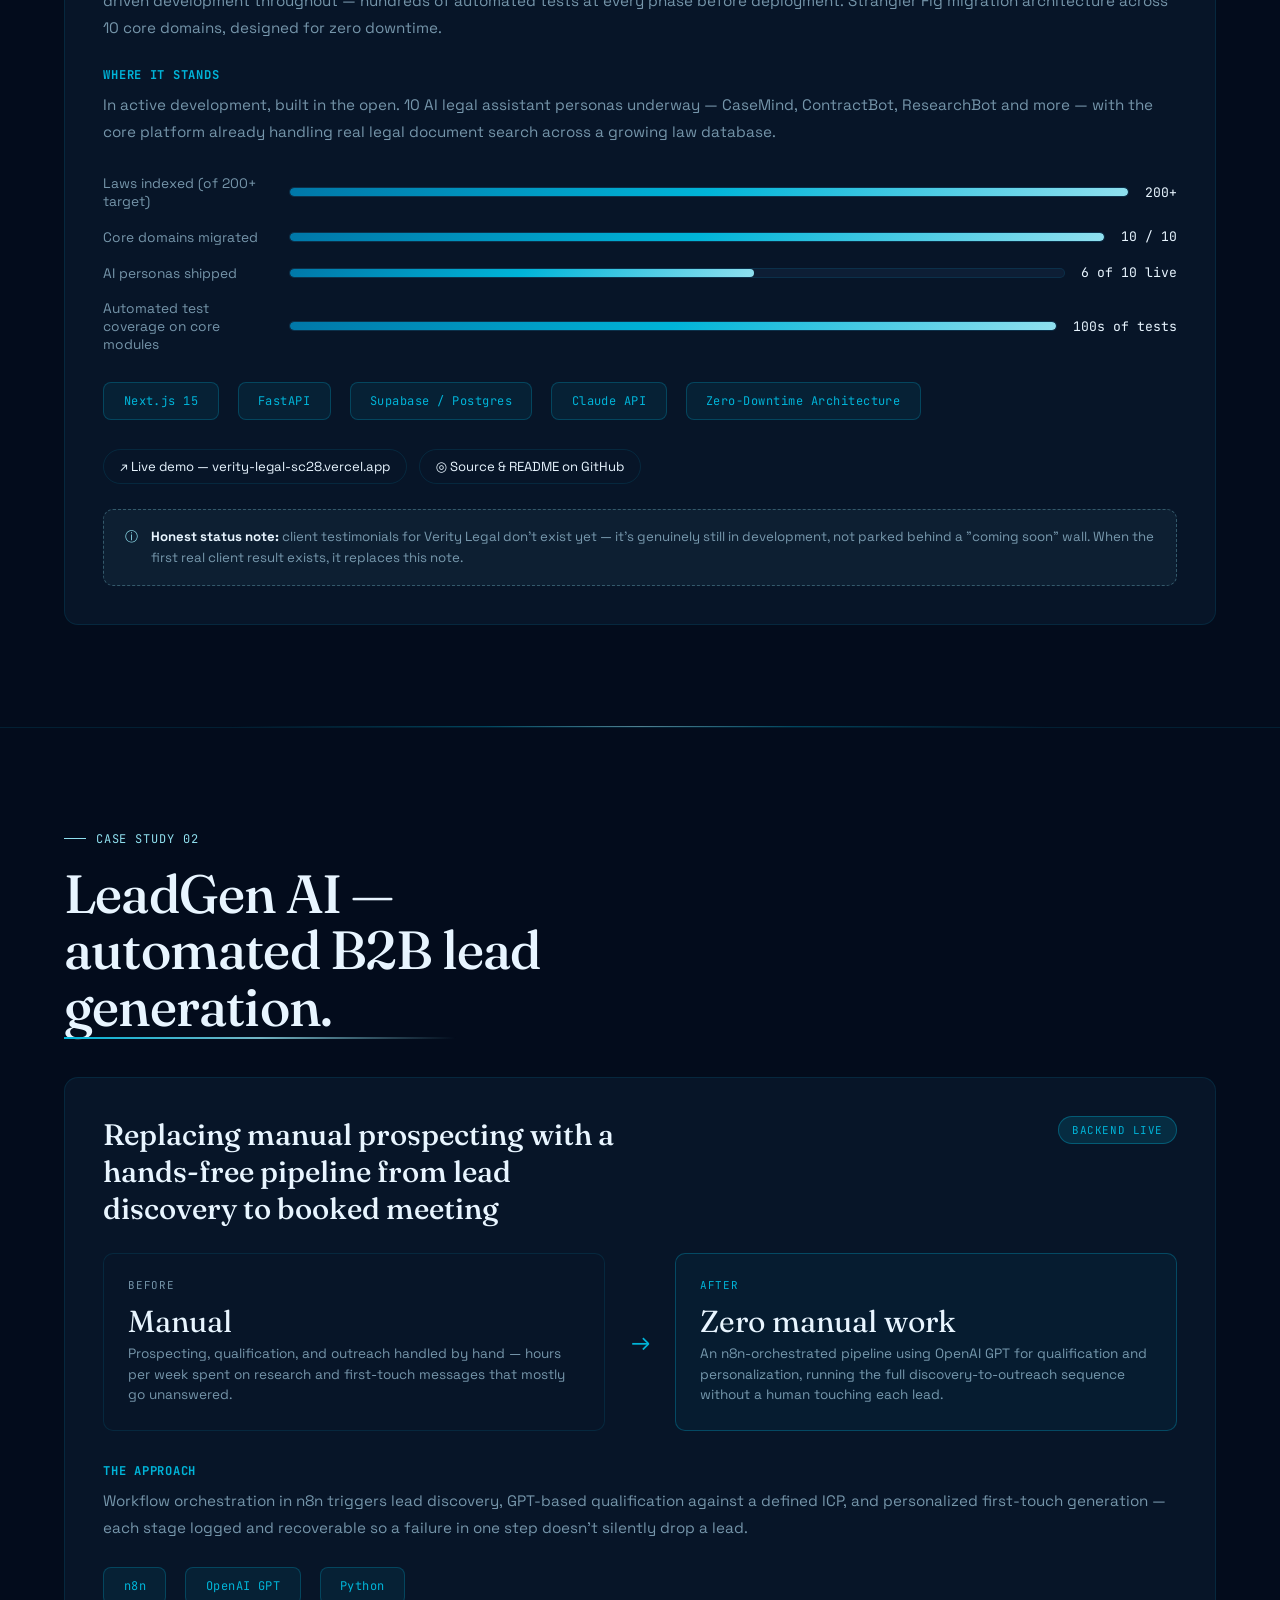
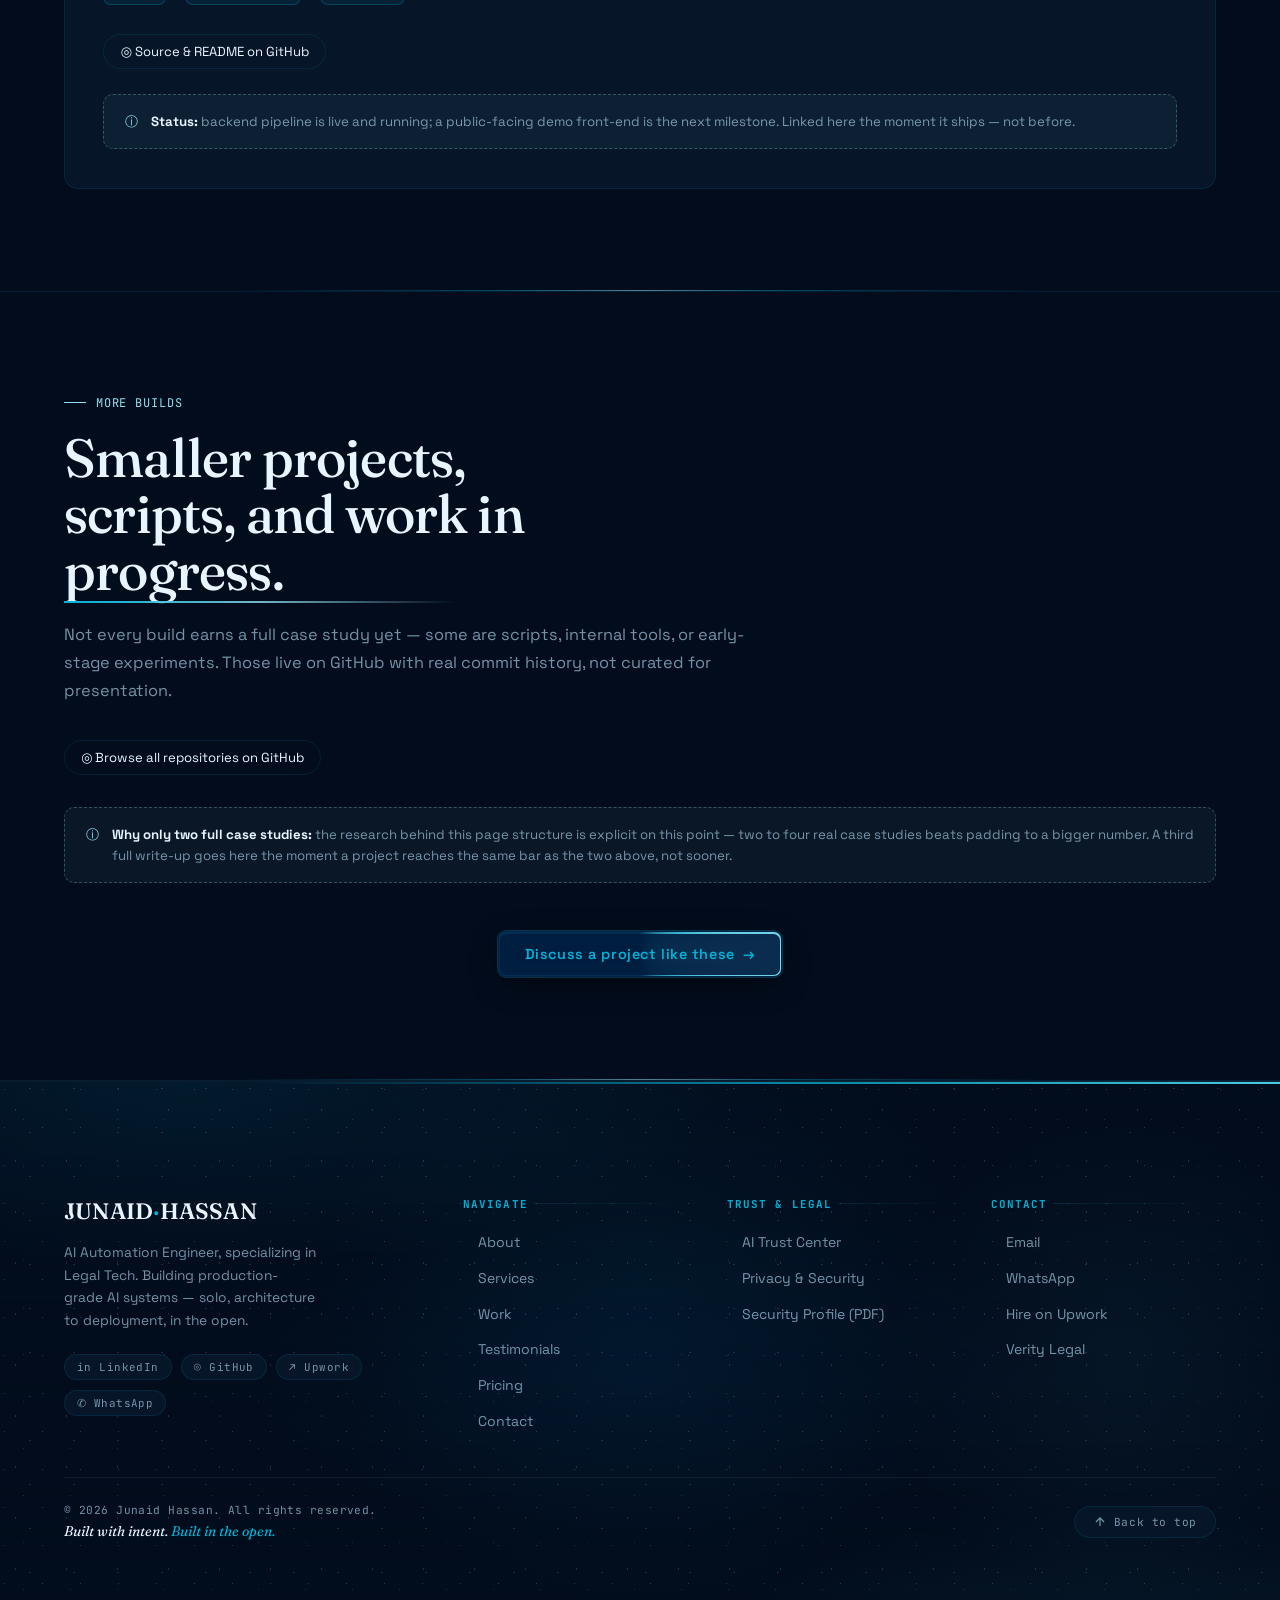
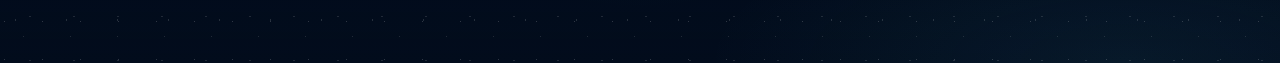
<file: work.html>
<!DOCTYPE html>
<html lang="en">
<head>
<meta charset="UTF-8">
<meta name="google-site-verification" content="Zo-1-3_jk0CMlfBj04-vwXbx1UrbDhZj0A1IevaZsqs" />
<meta name="viewport" content="width=device-width, initial-scale=1.0, viewport-fit=cover">
<meta name="mobile-web-app-capable" content="yes">
<meta name="apple-mobile-web-app-capable" content="yes">
<meta name="apple-mobile-web-app-status-bar-style" content="black-translucent">
<link rel="icon" href="data:image/svg+xml,%3Csvg xmlns=%22http://www.w3.org/2000/svg%22 viewBox=%220 0 100 100%22%3E%3Crect width=%22100%22 height=%22100%22 rx=%2220%22 fill=%22%23030c1c%22/%3E%3Ctext x=%2250%22 y=%2266%22 font-size=%2255%22 font-family=%22Arial,sans-serif%22 font-weight=%22bold%22 fill=%22%2300b4d8%22 text-anchor=%22middle%22%3EJ%3C/text%3E%3C/svg%3E">
<title>Work & Case Studies — Junaid Hassan | AI Automation Engineer</title>
<meta name="description" content="Real case studies with live demos and GitHub links: Verity Legal (multi-tenant AI legal SaaS) and LeadGen AI (automated B2B lead generation). Before, approach, and current status — no padded numbers.">
<link rel="manifest" href="/manifest.json">
<meta name="theme-color" content="#030c1c">
<meta name="color-scheme" content="dark">
<meta property="og:title" content="Work & Case Studies — Junaid Hassan">
<meta property="og:description" content="Real case studies with live demos and GitHub links: Verity Legal (multi-tenant AI legal SaaS) and LeadGen AI (automated B2B lead generation). Before, approach, and current status — no padded numbers.">
<meta property="og:type" content="website">
<meta property="og:url" content="https://junaid-hassan.vercel.app/work.html">
<meta property="og:image" content="https://junaid-hassan.vercel.app/assets/og-banner.png">
<meta property="og:image:width" content="1200">
<meta property="og:image:height" content="630">
<link rel="canonical" href="https://junaid-hassan.vercel.app/work.html">
<meta name="twitter:card" content="summary_large_image">
<meta name="twitter:title" content="Work & Case Studies — Junaid Hassan">
<meta name="twitter:description" content="Real case studies with live demos and GitHub links: Verity Legal (multi-tenant AI legal SaaS) and LeadGen AI (automated B2B lead generation). Before, approach, and current status — no padded numbers.">
<meta name="twitter:image" content="https://junaid-hassan.vercel.app/assets/og-banner.png">
<script type="application/ld+json">
{
  "@context": "https://schema.org",
  "@type": "CollectionPage",
  "name": "Case Studies — Junaid Hassan",
  "url": "https://junaid-hassan.vercel.app/work.html",
  "about": "AI automation and legal tech case studies: Verity Legal and LeadGen AI, built solo by Junaid Hassan.",
  "mainEntity": [
    {
      "@type": "SoftwareApplication",
      "name": "Verity Legal",
      "applicationCategory": "BusinessApplication",
      "operatingSystem": "Web",
      "url": "https://verity-legal-sc28.vercel.app"
    },
    {
      "@type": "SoftwareApplication",
      "name": "LeadGen AI",
      "applicationCategory": "BusinessApplication",
      "operatingSystem": "Web"
    }
  ]
}
</script>
<link rel="preconnect" href="https://fonts.googleapis.com">
<link rel="preconnect" href="https://fonts.gstatic.com" crossorigin>
<link href="https://fonts.googleapis.com/css2?family=Fraunces:opsz,wght@9..144,300;9..144,500;9..144,600;9..144,700&family=Space+Grotesk:wght@400;500;700&family=JetBrains+Mono:wght@400;500&display=swap" rel="stylesheet">
<link rel="stylesheet" href="base.css">
<link rel="stylesheet" href="pages.css">
</head>
<body>

<a href="#main-content" class="skip-link">Skip to content</a>

<div class="page-lines" aria-hidden="true">
  <span class="pl-h"></span><span class="pl-h"></span><span class="pl-h"></span><span class="pl-h"></span><span class="pl-h"></span>
  <span class="pl-h"></span><span class="pl-h"></span><span class="pl-h"></span><span class="pl-h"></span><span class="pl-h"></span>
  <span class="pl-v"></span><span class="pl-v"></span><span class="pl-v"></span><span class="pl-v"></span><span class="pl-v"></span>
  <span class="pl-v"></span><span class="pl-v"></span><span class="pl-v"></span><span class="pl-v"></span>
  <span class="pl-d"></span><span class="pl-d"></span><span class="pl-d"></span><span class="pl-d"></span><span class="pl-d"></span>
</div>

<canvas id="bg-aurora" aria-hidden="true"></canvas>
<canvas id="bg-hex"    aria-hidden="true"></canvas>
<canvas id="bg-stars"  aria-hidden="true"></canvas>
<div class="bg-orbs" aria-hidden="true"></div>
<div class="grain-overlay" aria-hidden="true"></div>
<div class="scroll-progress" id="scrollProgress" role="progressbar" aria-valuemin="0" aria-valuemax="100" aria-valuenow="0" aria-label="Page scroll progress"></div>

<div class="announce-bar" id="announceBar">
  <div class="announce-outer">
    <div class="announce-track" aria-label="Available for global projects">
      <div class="announce-group">
        <span>Junaid Hassan</span><span class="sep">✦</span>
        <span>Case Studies · Live Demos</span><span class="sep">✦</span>
        <span>Remote · Open to Global Work</span><span class="sep">✦</span>
        <span>Available — Immediate Start</span><span class="sep">✦</span>
      </div>
      <div class="announce-group" aria-hidden="true">
        <span>Junaid Hassan</span><span class="sep">✦</span>
        <span>Case Studies · Live Demos</span><span class="sep">✦</span>
        <span>Remote · Open to Global Work</span><span class="sep">✦</span>
        <span>Available — Immediate Start</span><span class="sep">✦</span>
      </div>
    </div>
  </div>
</div>

<header>
  <a href="index.html#top" class="logo logo-pill">JUNAID<span>·</span>HASSAN</a>
  <div class="nav-cluster">
    <nav class="pill-nav" aria-label="Primary">
      <ul>
        <li><a href="about.html" class="navlink">About</a></li>
        <li><a href="services.html" class="navlink">Services</a></li>
        <li><a href="work.html" class="navlink">Work</a></li>
        <li><a href="pricing.html" class="navlink">Pricing</a></li>
        <li><a href="contact.html" class="navlink">Contact</a></li>
      </ul>
    </nav>
    <a href="contact.html" class="nav-cta-circle" aria-label="Book a call">→</a>
    <button class="mobile-toggle" id="hamburgerBtn" aria-label="Open navigation menu" aria-expanded="false" aria-controls="mobileMenu" type="button">
      <span class="hb-bar"></span>
      <span class="hb-bar"></span>
      <span class="hb-bar"></span>
    </button>
  </div>
</header>

<div class="mobile-menu" id="mobileMenu" role="dialog" aria-modal="true" aria-label="Navigation menu">
  <button class="mobile-menu-close" id="mobileMenuClose" aria-label="Close menu">✕</button>
  <nav aria-label="Mobile">
    <a href="index.html#top" class="mobile-navlink">Home</a>
    <a href="about.html" class="mobile-navlink">About</a>
    <a href="services.html" class="mobile-navlink">Services</a>
    <a href="work.html" class="mobile-navlink">Work</a>
    <a href="testimonials.html" class="mobile-navlink">Testimonials</a>
    <a href="pricing.html" class="mobile-navlink">Pricing</a>
    <a href="trust.html" class="mobile-navlink">AI Trust Center</a>
    <a href="legal.html" class="mobile-navlink">Legal &amp; Security</a>
    <a href="contact.html" class="mobile-navlink">Contact</a>
  </nav>
</div>

<main id="main-content">
<!-- ============ PAGE HERO ============ -->
<section class="page-hero">
  <div class="container">
    <div class="breadcrumb"><a href="index.html#top">Home</a> <span>/</span> <span>Work</span></div>
    <div class="eyebrow mono">Case Studies</div>
    <h1>What I've built, what it replaced, and what changed because of it.</h1>
    <p class="page-sub">Every entry below links to a live, working system and a real repository — not a static screenshot. Where a number is shown, it's a real measurement from the system, not an estimate. Where a client can't be named, the industry and figures stay real; only the name is withheld.</p>
  </div>
</section>

<!-- ============ CASE STUDY 1 — VERITY LEGAL ============ -->
<section id="verity">
  <div class="container">
    <div class="eyebrow mono">Case Study 01 — Flagship Build</div>
    <h2>Verity Legal — AI legal practice management, built solo.</h2>

    <div class="cs-card reveal">
      <div class="cs-head">
        <h3>Multi-tenant AI SaaS for law firms — case management, document automation, AI legal assistant, financial tracking</h3>
        <span class="cs-status">In Active Development</span>
      </div>

      <div class="ba-compare">
        <div class="ba-col">
          <div class="ba-label">Before</div>
          <div class="ba-figure">Manual</div>
          <div class="ba-desc">Law firms track cases, documents, deadlines, and client communication across spreadsheets, email threads, and paper files — slow, error-prone, and impossible to scale past a handful of active matters.</div>
        </div>
        <div class="ba-arrow">→</div>
        <div class="ba-col after">
          <div class="ba-label">After</div>
          <div class="ba-figure">200+ laws indexed</div>
          <div class="ba-desc">A single multi-tenant platform with row-level security, AI-assisted legal search across a growing law database, and automated document and case workflows — architected for production from the first commit.</div>
        </div>
      </div>

      <div class="case-meta" style="margin-top:2rem;">
        <h4>The Approach</h4>
        <p style="max-width:none;">Multi-tenant SaaS built from the ground up, solo. Row-Level Security for tenant data isolation, event-driven background jobs via Inngest for automated workflows, and a 1024-dimension embedding pipeline for AI-powered legal document search using a law-specific model. Strict test-driven development throughout — hundreds of automated tests at every phase before deployment. Strangler Fig migration architecture across 10 core domains, designed for zero downtime.</p>
        <h4>Where It Stands</h4>
        <p style="max-width:none;">In active development, built in the open. 10 AI legal assistant personas underway — CaseMind, ContractBot, ResearchBot and more — with the core platform already handling real legal document search across a growing law database.</p>
      </div>

      <div class="bar-chart">
        <div class="bar-row reveal" style="--pct:100%;"><span class="bar-label">Laws indexed (of 200+ target)</span><div class="bar-track"><div class="bar-fill"></div></div><span class="bar-value">200+</span></div>
        <div class="bar-row reveal" style="--pct:100%;"><span class="bar-label">Core domains migrated</span><div class="bar-track"><div class="bar-fill"></div></div><span class="bar-value">10 / 10</span></div>
        <div class="bar-row reveal" style="--pct:60%;"><span class="bar-label">AI personas shipped</span><div class="bar-track"><div class="bar-fill"></div></div><span class="bar-value">6 of 10 live</span></div>
        <div class="bar-row reveal" style="--pct:100%;"><span class="bar-label">Automated test coverage on core modules</span><div class="bar-track"><div class="bar-fill"></div></div><span class="bar-value">100s of tests</span></div>
      </div>

      <div class="metrics-row" style="margin-top:1.8rem;">
        <div class="metric-chip reveal">Next.js 15</div>
        <div class="metric-chip reveal">FastAPI</div>
        <div class="metric-chip reveal">Supabase / Postgres</div>
        <div class="metric-chip reveal">Claude API</div>
        <div class="metric-chip reveal">Zero-Downtime Architecture</div>
      </div>

      <div class="cs-links">
        <a href="https://verity-legal-sc28.vercel.app" target="_blank" rel="noopener noreferrer">↗ Live demo — verity-legal-sc28.vercel.app</a>
        <a href="https://github.com/JunaidxAutomation" target="_blank" rel="noopener noreferrer">◎ Source &amp; README on GitHub</a>
      </div>

      <div class="ph-notice">
        <span class="ph-icon">ⓘ</span>
        <span><strong>Honest status note:</strong> client testimonials for Verity Legal don't exist yet — it's genuinely still in development, not parked behind a "coming soon" wall. When the first real client result exists, it replaces this note.</span>
      </div>
    </div>
  </div>
</section>

<!-- ============ CASE STUDY 2 — LEADGEN AI ============ -->
<section id="leadgen">
  <div class="container">
    <div class="eyebrow mono">Case Study 02</div>
    <h2>LeadGen AI — automated B2B lead generation.</h2>

    <div class="cs-card reveal">
      <div class="cs-head">
        <h3>Replacing manual prospecting with a hands-free pipeline from lead discovery to booked meeting</h3>
        <span class="cs-status">Backend Live</span>
      </div>

      <div class="ba-compare">
        <div class="ba-col">
          <div class="ba-label">Before</div>
          <div class="ba-figure">Manual</div>
          <div class="ba-desc">Prospecting, qualification, and outreach handled by hand — hours per week spent on research and first-touch messages that mostly go unanswered.</div>
        </div>
        <div class="ba-arrow">→</div>
        <div class="ba-col after">
          <div class="ba-label">After</div>
          <div class="ba-figure">Zero manual work</div>
          <div class="ba-desc">An n8n-orchestrated pipeline using OpenAI GPT for qualification and personalization, running the full discovery-to-outreach sequence without a human touching each lead.</div>
        </div>
      </div>

      <div class="case-meta" style="margin-top:2rem;">
        <h4>The Approach</h4>
        <p style="max-width:none;">Workflow orchestration in n8n triggers lead discovery, GPT-based qualification against a defined ICP, and personalized first-touch generation — each stage logged and recoverable so a failure in one step doesn't silently drop a lead.</p>
      </div>

      <div class="metrics-row" style="margin-top:1.2rem;">
        <div class="metric-chip reveal">n8n</div>
        <div class="metric-chip reveal">OpenAI GPT</div>
        <div class="metric-chip reveal">Python</div>
      </div>

      <div class="cs-links">
        <a href="https://github.com/JunaidxAutomation" target="_blank" rel="noopener noreferrer">◎ Source &amp; README on GitHub</a>
      </div>

      <div class="ph-notice">
        <span class="ph-icon">ⓘ</span>
        <span><strong>Status:</strong> backend pipeline is live and running; a public-facing demo front-end is the next milestone. Linked here the moment it ships — not before.</span>
      </div>
    </div>
  </div>
</section>

<!-- ============ MORE WORK / GITHUB ============ -->
<section id="more-work">
  <div class="container">
    <div class="eyebrow mono">More Builds</div>
    <h2>Smaller projects, scripts, and work in progress.</h2>
    <p class="section-intro">Not every build earns a full case study yet — some are scripts, internal tools, or early-stage experiments. Those live on GitHub with real commit history, not curated for presentation.</p>
    <div class="cs-links">
      <a href="https://github.com/JunaidxAutomation" target="_blank" rel="noopener noreferrer">◎ Browse all repositories on GitHub</a>
    </div>

    <div class="ph-notice" style="margin-top:2rem;">
      <span class="ph-icon">ⓘ</span>
      <span><strong>Why only two full case studies:</strong> the research behind this page structure is explicit on this point — two to four real case studies beats padding to a bigger number. A third full write-up goes here the moment a project reaches the same bar as the two above, not sooner.</span>
    </div>

    <div class="center-cta">
      <a href="contact.html" class="btn btn-orbital">Discuss a project like these <span class="btn-arrow">→</span></a>
    </div>
  </div>
</section>

</main>

<footer>
  <div class="footer-orb" aria-hidden="true"></div>
  <div class="footer-orb-2" aria-hidden="true"></div>
  <div class="footer-frost" aria-hidden="true"></div>
  <div class="container">
    <div class="footer-grid">

      <div class="footer-brand">
        <a href="index.html#top" class="logo">JUNAID<span>·</span>HASSAN</a>
        <p>AI Automation Engineer, specializing in Legal Tech. Building production-grade AI systems — solo, architecture to deployment, in the open.</p>
        <div class="footer-socials">
          <a href="https://www.linkedin.com/in/junaidxaiautomation" target="_blank" rel="noopener noreferrer" class="footer-social-pill">in LinkedIn</a>
          <a href="https://github.com/JunaidxAutomation" target="_blank" rel="noopener noreferrer" class="footer-social-pill">◎ GitHub</a>
          <a href="https://www.upwork.com/freelancers/~0137bbeb7425fe8586" target="_blank" rel="noopener noreferrer" class="footer-social-pill">↗ Upwork</a>
          <a href="https://wa.me/923130654431" target="_blank" rel="noopener noreferrer" class="footer-social-pill">✆ WhatsApp</a>
        </div>
      </div>

      <div class="footer-col">
        <h5>Navigate</h5>
        <ul>
          <li><a href="about.html">About</a></li>
          <li><a href="services.html">Services</a></li>
          <li><a href="work.html">Work</a></li>
          <li><a href="testimonials.html">Testimonials</a></li>
          <li><a href="pricing.html">Pricing</a></li>
          <li><a href="contact.html">Contact</a></li>
        </ul>
      </div>

      <div class="footer-col">
        <h5>Trust &amp; Legal</h5>
        <ul>
          <li><a href="trust.html">AI Trust Center</a></li>
          <li><a href="legal.html">Privacy &amp; Security</a></li>
          <li><a href="legal.html#security-profile">Security Profile (PDF)</a></li>
        </ul>
      </div>

      <div class="footer-col">
        <h5>Contact</h5>
        <ul>
          <li><a href="mailto:junaid.aideveloper@gmail.com">Email</a></li>
          <li><a href="https://wa.me/923130654431" target="_blank" rel="noopener noreferrer">WhatsApp</a></li>
          <li><a href="https://www.upwork.com/freelancers/~0137bbeb7425fe8586" target="_blank" rel="noopener noreferrer">Hire on Upwork</a></li>
          <li><a href="https://verity-legal-sc28.vercel.app" target="_blank" rel="noopener noreferrer">Verity Legal</a></li>
        </ul>
      </div>

    </div>

    <div class="footer-bottom">
      <div class="footer-bottom-left">
        <div class="footer-copy">© 2026 Junaid Hassan. All rights reserved.</div>
        <div class="footer-tagline">Built with intent. <span>Built in the open.</span></div>
      </div>
      <a href="#top" class="footer-back-top">
        <svg viewBox="0 0 24 24" stroke-width="2"><path d="M12 19V5M5 12l7-7 7 7"/></svg>
        Back to top
      </a>
    </div>
  </div>
</footer>


<script src="bg.js"></script>
<script src="base.js"></script>


</body>
</html>
</file>
<file: base.css>
:root{
    /* Arctic Water Fusion — deep ocean + crystal blue brand system */
    --bg:#030c1c;
    --surface:#071528;
    --surface-2:#0d1e35;
    --line:rgba(0,180,216,0.12);
    --text:#e8f5ff;
    --muted:rgba(176,218,240,0.65);
    --teal:#00b4d8;
    --violet:#90e0ef;
    --teal-dim:rgba(0,180,216,0.14);
    --violet-dim:rgba(144,224,239,0.10);
    --bar-h:36px;
    --grad-btn:linear-gradient(135deg, #0077a8, #00b4d8 50%, #90e0ef 100%);
  }
  .skip-link{
    position:fixed; top:-100px; left:16px; z-index:10000;
    background:var(--teal); color:var(--bg); padding:12px 20px; border-radius:6px;
    font-family:'JetBrains Mono', monospace; font-size:.85rem; font-weight:500; text-decoration:none;
    transition:top .3s ease;
  }
  .skip-link:focus{ top:16px; }
  *, *::before, *::after{ box-sizing:border-box; margin:0; padding:0; }
  @media (prefers-reduced-motion:no-preference){ html{ scroll-behavior:smooth; } }
  html{ background:#030c1c; color-scheme:dark; overscroll-behavior-y:none; -webkit-text-size-adjust:100%; text-size-adjust:100%; }
  body{
    background:#030c1c; background-color:#030c1c;
    color:var(--text);
    font-family:'Space Grotesk', system-ui, -apple-system, BlinkMacSystemFont, sans-serif;
    overflow-x:hidden;
    -webkit-font-smoothing:antialiased;
    -moz-osx-font-smoothing:grayscale;
    -webkit-tap-highlight-color:transparent;
    touch-action:manipulation;
  }
  ::selection{ background:#00b4d8; color:#030c1c; }
  .mono{ font-family:'JetBrains Mono', monospace; }
  img,svg{ max-width:100%; display:block; }

  @media (prefers-reduced-motion: reduce){
    *{ animation-duration:0.01ms !important; animation-iteration-count:1 !important; transition-duration:0.01ms !important; }
  }
  a:focus-visible, button:focus-visible, [tabindex]:focus-visible{
    outline:2px solid var(--teal); outline-offset:3px; border-radius:2px;
  }

  .container{ max-width:1240px; margin:0 auto; }
  .eyebrow{
    font-family:'JetBrains Mono', monospace; font-size:.75rem; color:var(--violet);
    letter-spacing:.08em; text-transform:uppercase; margin-bottom:1.2rem;
    display:flex; align-items:center; gap:.6rem;
  }
  .eyebrow::before{ content:''; width:22px; height:1px; background:var(--violet); }
  h2{
    font-family:'Fraunces', serif; font-weight:500; font-size:clamp(2.1rem, 4.2vw, 3.4rem);
    max-width:14ch; margin-bottom:1.4rem; letter-spacing:-0.015em; line-height:1.05;
  }
  main{ position:relative; z-index:1; }
  section{ padding:clamp(4.5rem, 8vw, 7.5rem) 5vw; border-bottom:1px solid var(--line); position:relative; z-index:1; }

  /* ===== PAGE BACKGROUND LINES — subtle low-intensity sliding lines ===== */
  .page-lines{ position:fixed; inset:0; z-index:0; pointer-events:none; overflow:hidden; }
  .page-lines .pl-h{
    position:absolute; left:0; right:0; height:1px;
    background:linear-gradient(90deg, transparent 0%, rgba(0,180,216,.0) 8%, rgba(0,180,216,.15) 30%, rgba(0,180,216,.24) 50%, rgba(0,180,216,.15) 70%, rgba(0,180,216,.0) 92%, transparent 100%);
    box-shadow:0 0 6px rgba(0,180,216,.07);
    animation:plHSlide var(--dur, 6s) ease-in-out infinite var(--delay, 0s);
    opacity:0;
  }
  .page-lines .pl-h:nth-child(1){ top:8%;  --dur:7s;  --delay:0s; }
  .page-lines .pl-h:nth-child(2){ top:18%; --dur:9s;  --delay:1.4s; }
  .page-lines .pl-h:nth-child(3){ top:28%; --dur:6.5s; --delay:2.8s; }
  .page-lines .pl-h:nth-child(4){ top:38%; --dur:8s;  --delay:0.7s; }
  .page-lines .pl-h:nth-child(5){ top:48%; --dur:7.5s; --delay:3.5s; }
  .page-lines .pl-h:nth-child(6){ top:58%; --dur:9.5s; --delay:1.8s; }
  .page-lines .pl-h:nth-child(7){ top:68%; --dur:6s;  --delay:4.2s; }
  .page-lines .pl-h:nth-child(8){ top:78%; --dur:8.5s; --delay:2.1s; }
  .page-lines .pl-h:nth-child(9){ top:88%; --dur:7s;  --delay:3s; }
  .page-lines .pl-h:nth-child(10){ top:96%; --dur:10s; --delay:0.5s; }
  @keyframes plHSlide{
    0%{ transform:translateX(-110%); opacity:0; }
    12%{ opacity:1; }
    88%{ opacity:1; }
    100%{ transform:translateX(110%); opacity:0; }
  }

  .page-lines .pl-v{
    position:absolute; top:0; bottom:0; width:1px;
    background:linear-gradient(180deg, transparent 0%, rgba(0,180,216,.0) 8%, rgba(0,180,216,.10) 30%, rgba(0,180,216,.18) 50%, rgba(0,180,216,.10) 70%, rgba(0,180,216,.0) 92%, transparent 100%);
    box-shadow:0 0 5px rgba(0,180,216,.05);
    animation:plVSlide var(--vdur, 8s) ease-in-out infinite var(--vdelay, 0s);
    opacity:0;
  }
  .page-lines .pl-v:nth-child(11){ left:8%;  --vdur:9s;   --vdelay:0.5s; }
  .page-lines .pl-v:nth-child(12){ left:18%; --vdur:7s;   --vdelay:2s; }
  .page-lines .pl-v:nth-child(13){ left:28%; --vdur:11s;  --vdelay:0s; }
  .page-lines .pl-v:nth-child(14){ left:38%; --vdur:8.5s; --vdelay:3.5s; }
  .page-lines .pl-v:nth-child(15){ left:50%; --vdur:10s;  --vdelay:1.2s; }
  .page-lines .pl-v:nth-child(16){ left:62%; --vdur:7.5s; --vdelay:4s; }
  .page-lines .pl-v:nth-child(17){ left:72%; --vdur:9.5s; --vdelay:2.5s; }
  .page-lines .pl-v:nth-child(18){ left:82%; --vdur:8s;   --vdelay:1s; }
  .page-lines .pl-v:nth-child(19){ left:92%; --vdur:6.5s; --vdelay:3s; }
  @keyframes plVSlide{
    0%{ transform:translateY(-110%); opacity:0; }
    12%{ opacity:1; }
    88%{ opacity:1; }
    100%{ transform:translateY(110%); opacity:0; }
  }

  /* diagonal lines — extra depth */
  .page-lines .pl-d{
    position:absolute; height:1px; width:200%;
    background:linear-gradient(90deg, transparent 0%, rgba(0,180,216,.0) 10%, rgba(0,180,216,.08) 40%, rgba(0,180,216,.13) 50%, rgba(0,180,216,.08) 60%, rgba(0,180,216,.0) 90%, transparent 100%);
    transform-origin:left center;
    animation:plDSlide var(--ddur, 12s) ease-in-out infinite var(--ddelay, 0s);
    opacity:0;
  }
  .page-lines .pl-d:nth-child(20){ top:15%; left:0; --rot:-8deg; --ddur:14s; --ddelay:0s; }
  .page-lines .pl-d:nth-child(21){ top:35%; left:0; --rot:6deg;  --ddur:11s; --ddelay:3s; }
  .page-lines .pl-d:nth-child(22){ top:55%; left:0; --rot:-5deg; --ddur:13s; --ddelay:1.5s; }
  .page-lines .pl-d:nth-child(23){ top:72%; left:0; --rot:9deg;  --ddur:10s; --ddelay:4s; }
  .page-lines .pl-d:nth-child(24){ top:88%; left:0; --rot:-7deg; --ddur:15s; --ddelay:2s; }
  @keyframes plDSlide{
    0%{ transform:translateX(-60%) rotate(var(--rot, -8deg)); opacity:0; }
    10%{ opacity:1; }
    90%{ opacity:1; }
    100%{ transform:translateX(60%) rotate(var(--rot, -8deg)); opacity:0; }
  }

  @media (prefers-reduced-motion:reduce){ .page-lines *{ animation:none !important; } }
  @media (max-width:600px){
    .page-lines .pl-d{ display:none; }
    .page-lines .pl-v:nth-child(even){ display:none; }
  }

  /* ===== ARCTIC WATER CANVAS BACKGROUND — 3-layer deep animation system ===== */
  /* canvas layers sit behind everything */
  #bg-aurora,#bg-hex,#bg-stars{
    position:fixed;inset:0;width:100%;height:100%;
    pointer-events:none;z-index:0;
  }
  #bg-aurora{ z-index:0; }
  #bg-hex   { z-index:1; }
  #bg-stars  { z-index:2; }

  /* keep legacy .bg-orbs div as placeholder (no visual) */
  .bg-orbs{ position:fixed;inset:0;z-index:0;pointer-events:none; }
  .orb{ display:none !important; }

  /* subtle film-grain — keeps flat dark panels from looking sterile/flat on any screen */
  .grain-overlay{
    position:fixed; inset:0; z-index:200; pointer-events:none; opacity:.035;
    background-image:url("data:image/svg+xml;utf8,<svg xmlns='http://www.w3.org/2000/svg' width='120' height='120'><filter id='n'><feTurbulence type='fractalNoise' baseFrequency='0.9' numOctaves='2' stitchTiles='stitch'/></filter><rect width='100%25' height='100%25' filter='url(%23n)'/></svg>");
  }

  /* thin gradient bar tracking scroll position */
  .scroll-progress{
    position:fixed; top:0; left:0; height:3px; width:0%; z-index:300; pointer-events:none;
    background:var(--grad-btn); transition:width .1s linear;
  }

  /* ===== BUTTON SYSTEM — gradient fill, sliding sweep, lift ===== */
  .btn{
    position:relative; overflow:hidden; z-index:0;
    font-family:'Space Grotesk', sans-serif; font-size:.9rem; font-weight:500;
    padding:13px 26px; border-radius:8px; text-decoration:none; display:inline-flex;
    align-items:center; gap:8px; border:1px solid transparent; cursor:pointer;
    transition:transform .35s cubic-bezier(.19,1,.22,1), box-shadow .35s ease, border-color .35s ease, color .3s ease, background-position .6s ease;
  }
  .btn-arrow{ transition:transform .3s ease; }
  .btn:hover .btn-arrow{ transform:translateX(4px); }

  /* primary: gradient glass-look without relying on backdrop-filter compositing */
  .btn-primary{
    background:linear-gradient(160deg, rgba(0,180,216,.25), rgba(0,180,216,.10));
    border:1px solid rgba(0,180,216,0.42);
    color:var(--text);
    box-shadow:inset 0 1px 0 rgba(255,255,255,.12), 0 8px 24px -10px rgba(0,0,0,.5), 0 0 14px -4px rgba(0,180,216,.22);
  }
  .btn-primary::after{
    content:''; position:absolute; inset:0; z-index:1; pointer-events:none;
    background:linear-gradient(115deg, transparent 35%, rgba(255,255,255,.3) 48%, transparent 62%);
    transform:translateX(-140%);
    transition:transform .7s ease;
  }
  .btn-primary:hover{
    background:linear-gradient(160deg, rgba(0,180,216,.30), rgba(0,180,216,.12));
    border-color:rgba(0,180,216,.65);
    color:var(--teal);
    transform:translateY(-3px);
    animation-play-state:paused;
    box-shadow:inset 0 1px 0 rgba(255,255,255,.16), 0 16px 36px -12px rgba(0,180,216,.32), 0 0 22px -2px rgba(0,180,216,.55);
  }
  .btn-primary:hover::after{ transform:translateX(140%); }

  /* secondary: gradient fill slides in from the left on hover */
  .btn-secondary{ border-color:rgba(0,180,216,.3); color:var(--text); background:transparent; }
  .btn-secondary::before{
    content:''; position:absolute; inset:0; z-index:-1;
    background:var(--grad-btn);
    transform:scaleX(0); transform-origin:left center;
    transition:transform .45s cubic-bezier(.19,1,.22,1);
  }
  .btn-secondary:hover{ color:var(--bg); border-color:transparent; transform:translateY(-3px); animation-play-state:paused; }
  .btn-secondary:hover::before{ transform:scaleX(1); }

  /* ghost: gradient underline slides in from the left on hover */
  .btn-ghost{ color:var(--muted); background:transparent; padding:13px 4px; }
  .btn-ghost::after{
    content:''; position:absolute; left:4px; right:4px; bottom:9px; height:2px; z-index:-1;
    background:var(--grad-btn);
    transform:scaleX(0); transform-origin:left center;
    transition:transform .4s cubic-bezier(.19,1,.22,1);
  }
  .btn-ghost:hover{ color:var(--text); }
  .btn-ghost:hover::after{ transform:scaleX(1); }

  /* ===== ANNOUNCEMENT BAR ===== */
  .announce-bar{
    position:fixed; top:0; left:0; right:0; z-index:110; height:36px;
    overflow:hidden; display:flex; align-items:center;
    background:linear-gradient(90deg, #0077a8 0%, #00b4d8 45%, #90e0ef 65%, #00b4d8 100%);
    /* left/right edge fade masks */
    -webkit-mask-image:linear-gradient(90deg, transparent 0%, black 5%, black 95%, transparent 100%);
    mask-image:linear-gradient(90deg, transparent 0%, black 5%, black 95%, transparent 100%);
  }
  /* track: TWO layers at different speeds for depth */
  .announce-outer{ overflow:hidden; display:flex; position:relative; z-index:1; width:100%; }
  .announce-track{
    display:flex;
    animation:announceScroll 18s linear infinite;
    will-change:transform;
  }
  .announce-track-slow{
    display:flex;
    animation:announceScroll 32s linear infinite reverse;
    will-change:transform; opacity:.45;
    position:absolute; top:0; left:0;
  }
  .announce-group{ display:flex; align-items:center; flex-shrink:0; }
  .announce-group span{
    font-family:'JetBrains Mono', monospace; font-size:.72rem; font-weight:500;
    letter-spacing:.1em; text-transform:uppercase; color:var(--bg);
    white-space:nowrap; padding:0 1.4rem;
  }
  .announce-group .sep{
    padding:0; opacity:.45; font-size:.6rem;
  }
  @keyframes announceScroll{
    from{ transform:translateX(0); }
    to{ transform:translateX(-50%); }
  }

  /* ===== HEADER / NAV PATHS — floating frosted-glass pills ===== */
  header{
    position:fixed; top:calc(var(--bar-h) + 16px); left:0; right:0; z-index:100;
    display:flex; justify-content:space-between; align-items:center;
    padding:0 5vw;
    transition:top .35s ease;
    pointer-events:none;
  }
  header > *{ pointer-events:auto; }
  .logo{ font-family:'Fraunces', serif; font-weight:600; font-size:1.05rem; color:var(--text); text-decoration:none; }
  .logo span{ color:var(--teal); }
  .logo-pill{
    display:flex; align-items:center; gap:2px;
    padding:17px 26px; border-radius:999px;
    background:rgba(4,14,30,.96);
    border:1.5px solid rgba(0,180,216,0.32);
    box-shadow:0 8px 24px -12px rgba(0,0,0,.5), 0 0 16px -4px rgba(0,180,216,.18);
    transition:border-color .4s ease, box-shadow .4s ease;
  }
  .nav-cluster{ display:flex; align-items:center; gap:10px; }
  nav.pill-nav{
    display:flex; align-items:center;
    padding:9px; border-radius:999px;
    background:rgba(4,14,30,.96);
    border:1.5px solid rgba(0,180,216,0.32);
    box-shadow:0 8px 24px -12px rgba(0,0,0,.5), 0 0 16px -4px rgba(0,180,216,.18);
    transition:border-color .4s ease, box-shadow .4s ease;
  }
  .logo-pill:hover, nav.pill-nav:hover{
    border-color:rgba(0,180,216,.6); box-shadow:0 8px 24px -12px rgba(0,0,0,.5), 0 0 20px -3px rgba(0,180,216,.28);
  }
  nav ul{ list-style:none; display:flex; gap:2px; }
  nav a.navlink{
    color:var(--muted); text-decoration:none; font-size:.78rem; letter-spacing:.04em; text-transform:uppercase;
    padding:9px 16px; border-radius:999px; transition:color .25s ease, background .25s ease, transform .25s ease;
  }
  nav a.navlink:hover{ color:var(--bg); background:var(--teal); transform:scale(1.04); }
  nav a.navlink.active{ color:var(--teal); background:rgba(0,180,216,.12); }
  .nav-cta-circle{
    width:46px; height:46px; border-radius:50%; flex-shrink:0;
    background:var(--teal); color:var(--bg);
    display:flex; align-items:center; justify-content:center;
    text-decoration:none; font-size:1.15rem;
    box-shadow:0 8px 20px -8px rgba(0,180,216,.5);
    transition:transform .3s cubic-bezier(.19,1,.22,1), box-shadow .3s ease;
  }
  .nav-cta-circle:hover{ transform:translateY(-3px) scale(1.06); box-shadow:0 14px 30px -8px rgba(0,180,216,.65); }
  .mobile-toggle{
    display:none; align-items:center; justify-content:center; flex-direction:column; gap:5px;
    width:46px; height:46px; border-radius:50%; flex-shrink:0;
    background:rgba(4,14,30,.96);
    border:1px solid rgba(0,180,216,.3);
    cursor:pointer; transition:border-color .3s ease;
  }
  .mobile-toggle:hover{ border-color:rgba(0,180,216,.4); }
  .hb-bar{ width:18px; height:2px; border-radius:2px; background:var(--text); transition:transform .35s cubic-bezier(.19,1,.22,1), opacity .25s ease, background .3s ease; }
  .mobile-toggle:hover .hb-bar{ background:var(--teal); }
  .mobile-toggle.open .hb-bar:nth-child(1){ transform:translateY(7px) rotate(45deg); }
  .mobile-toggle.open .hb-bar:nth-child(2){ opacity:0; }
  .mobile-toggle.open .hb-bar:nth-child(3){ transform:translateY(-7px) rotate(-45deg); }
  @media (max-width:860px){
    nav.pill-nav{ display:none; }
    .mobile-toggle{ display:flex; }
  }

  /* ===== HERO ===== */
  .hero{
    position:relative; min-height:100svh; display:flex; flex-direction:column; justify-content:center;
    padding:calc(120px + var(--bar-h)) 5vw 4rem; border-bottom:1px solid var(--line); overflow:hidden;
    transition:padding-top .35s ease;
  }
  #hero-canvas{
    position:absolute; inset:0; z-index:0; opacity:.85;
    touch-action:none; /* prevent canvas stealing touch events on mobile */
  user-select:none; -webkit-user-select:none;
  }
  @media (max-width:600px){
    /* disable heavy WebGL canvas on small screens for performance */
    #hero-canvas{ display:none; }
  }
  .hero-content{ position:relative; z-index:2; max-width:960px; }
  .hero-content .eyebrow{ margin-bottom:1.6rem; }
  h1.hero-title{
    font-family:'Fraunces', serif; font-weight:600; line-height:0.98;
    font-size:clamp(3rem, 8.5vw, 7rem); letter-spacing:-0.02em; max-width:13ch;
  }
  h1.hero-title em{
    font-style:normal; color:transparent;
    background:linear-gradient(100deg, var(--teal), var(--violet));
    -webkit-background-clip:text; background-clip:text; color:transparent;
  }
  .hero-sub{
    margin-top:1.8rem; max-width:40ch; color:var(--muted);
    font-size:1rem; line-height:1.6; font-weight:400;
  }
  .hero-actions{ margin-top:2.6rem; display:flex; align-items:center; gap:1.6rem; flex-wrap:wrap; }
  .hero-proof{
    margin-top:4rem; display:flex; gap:clamp(1.6rem,4vw,3.2rem); flex-wrap:wrap;
    padding-top:2.2rem; border-top:1px solid var(--line); max-width:820px;
  }
  .hero-proof .stat .num{ font-family:'Fraunces', serif; font-size:1.7rem; color:var(--text); }
  .hero-proof .stat .label{ font-family:'JetBrains Mono', monospace; font-size:.7rem; color:var(--muted); text-transform:uppercase; letter-spacing:.05em; margin-top:2px; }
  .scroll-cue{
    position:absolute; bottom:2rem; right:5vw; z-index:2;
    font-family:'JetBrains Mono', monospace; font-size:.68rem; color:var(--muted);
    display:flex; align-items:center; gap:10px; writing-mode:vertical-rl;
  }
  .scroll-cue .bar{ width:1px; height:34px; background:linear-gradient(var(--teal), transparent); animation:pulseDown 2.2s ease-in-out infinite; }
  @keyframes pulseDown{ 0%,100%{opacity:.3;} 50%{opacity:1;} }

  /* node labels projected from the 3D automation graph */
  .node-label{
    position:absolute; top:0; left:0; z-index:3; pointer-events:none;
    font-size:.66rem; letter-spacing:.1em; color:var(--teal);
    background:rgba(2,8,20,0.88); border:1px solid rgba(0,180,216,.22);
    padding:4px 10px; border-radius:2px; white-space:nowrap;
    transform:translate(-50%,-50%);
    transition:opacity .4s ease;
    opacity:0;
  }
  @media (max-width:760px){ .node-label{ display:none; } }

  /* ===== ABOUT / EXPERTISE ===== */
  .stat{ border-left:2px solid var(--teal); padding-left:1.1rem; }
  .stat .num{ font-family:'Fraunces', serif; font-size:2rem; }
  .stat .label{ font-family:'JetBrains Mono', monospace; font-size:.72rem; color:var(--muted); text-transform:uppercase; letter-spacing:.05em; margin-top:2px; }

  /* ===== UNIFIED BOX SYSTEM — base border-radius + overflow only ===== */
  .service-card, .testimonial-card, .venture-tile, .photo-frame, .proof-block{
    position:relative; overflow:hidden; border-radius:18px;
  }

  /* ===== PHOTO-FRAME & PROOF-BLOCK — untouched ===== */
  .photo-frame, .proof-block{
    background:linear-gradient(155deg, var(--surface), var(--surface-2));
    border:1px solid var(--line);
    box-shadow:
      inset 0 1px 0 rgba(255,255,255,.05),
      0 1px 0 rgba(0,0,0,.4),
      0 3px 8px -3px rgba(0,0,0,.5),
      0 14px 22px -14px rgba(0,0,0,.55);
    transition:transform .4s cubic-bezier(.19,1,.22,1), box-shadow .4s ease, border-color .4s ease;
  }
  .photo-frame:hover, .proof-block:hover{
    border-color:var(--teal-dim);
    box-shadow:
      inset 0 1px 0 rgba(255,255,255,.08),
      0 1px 0 rgba(0,0,0,.4),
      0 3px 8px -3px rgba(0,0,0,.5),
      0 18px 30px -16px rgba(0,0,0,.6);
  }

  /* ===== TEXT BOXES — ocean glass system (defined fully below) ===== */
  .service-card, .testimonial-card, .venture-tile{
    will-change:transform, box-shadow;
    transition:
      transform 0.5s cubic-bezier(.19,1,.22,1),
      box-shadow 0.5s cubic-bezier(.19,1,.22,1),
      border-color 0.35s ease,
      background 0.4s ease;
  }
  @media (prefers-reduced-motion:reduce){
    .service-card,.testimonial-card,.venture-tile{ transition:none; }
  }

  /* ===== INNER AMBIENT GLOW — defined in ocean glass block below ===== */
  .service-card::before, .testimonial-card::before, .venture-tile::before{
    content:''; position:absolute; inset:0; z-index:0; pointer-events:none; border-radius:inherit;
    transition:background 0.25s ease;
  }

  /* ===== SHIMMER SWEEP — defined in ocean glass block below ===== */
  .service-card::after, .testimonial-card::after, .venture-tile::after{
    content:''; position:absolute; inset:0; z-index:1; pointer-events:none; border-radius:inherit;
    transform:translateX(-150%) skewX(-10deg);
    transition:transform 0.9s cubic-bezier(.19,1,.22,1);
  }
  .service-card:hover::after, .testimonial-card:hover::after, .venture-tile:hover::after{
    transform:translateX(170%) skewX(-10deg);
  }

  /* ===== content z-index above pseudo layers ===== */
  .service-card > *, .testimonial-card > *, .venture-tile > *,
  .photo-frame > *, .proof-block > *{ position:relative; z-index:2; }

  /* ===== HOVER STATE — defined in ocean glass block below ===== */
  .service-card:hover, .testimonial-card:hover, .venture-tile:hover{
    transform:translateY(-8px) scale(1.015);
  }

  /* ===== EDGE SIGNAL — circuit traces on all 4 sides ===== */
  .edge-signal{ position:absolute; z-index:3; pointer-events:none; opacity:.5; transition:opacity 0.35s ease; }
  .edge-signal.v{
    top:0; bottom:0; width:2px;
    background:repeating-linear-gradient(to bottom,
      #00b4d8 0px, #00b4d8 5px, transparent 5px, transparent 10px,
      #90e0ef 10px, #90e0ef 14px, transparent 14px, transparent 18px,
      #48cae4 18px, #48cae4 22px, transparent 22px, transparent 28px);
    background-size:100% 28px;
  }
  .edge-signal.h{
    left:0; right:0; height:2px;
    background:repeating-linear-gradient(to right,
      #00b4d8 0px, #00b4d8 5px, transparent 5px, transparent 10px,
      #90e0ef 10px, #90e0ef 14px, transparent 14px, transparent 18px,
      #48cae4 18px, #48cae4 22px, transparent 22px, transparent 28px);
    background-size:28px 100%;
  }
  .edge-signal.left{ left:0; animation:signalUp 2.4s linear infinite; }
  .edge-signal.right{ right:0; animation:signalDown 2.4s linear infinite; }
  .edge-signal.top{ top:0; animation:signalRight 2.4s linear infinite; }
  .edge-signal.bottom{ bottom:0; animation:signalLeft 2.4s linear infinite; }
  @keyframes signalDown{ to{ background-position:0 28px; } }
  @keyframes signalUp{ to{ background-position:0 -28px; } }
  @keyframes signalRight{ to{ background-position:28px 0; } }
  @keyframes signalLeft{ to{ background-position:-28px 0; } }
  .service-card:hover .edge-signal,
  .testimonial-card:hover .edge-signal,
  .venture-tile:hover .edge-signal{ opacity:1; }
  @media (prefers-reduced-motion:reduce){ .edge-signal{ animation:none; } }

  /* ===== CORNER BRACKET — photo-frame only ===== */
  .photo-frame::after{
    content:''; position:absolute; inset:12px; z-index:1; pointer-events:none;
    background-image:
      linear-gradient(var(--teal),var(--teal)),linear-gradient(var(--teal),var(--teal)),
      linear-gradient(var(--teal),var(--teal)),linear-gradient(var(--teal),var(--teal)),
      linear-gradient(var(--teal),var(--teal)),linear-gradient(var(--teal),var(--teal)),
      linear-gradient(var(--teal),var(--teal)),linear-gradient(var(--teal),var(--teal));
    background-repeat:no-repeat;
    background-size:14px 2px,2px 14px,14px 2px,2px 14px,14px 2px,2px 14px,14px 2px,2px 14px;
    background-position:top left,top left,top right,top right,bottom right,bottom right,bottom left,bottom left;
    animation:cornerPulse 2.8s ease-in-out infinite;
  }
  @keyframes cornerPulse{ 0%,100%{opacity:.4;} 50%{opacity:1;} }
  @media (prefers-reduced-motion:reduce){ .photo-frame::after{ animation:none; opacity:.6; } }

  /* ===== SCROLL REVEAL ===== */
  .reveal, main section h2, .photo-frame{
    opacity:0; transform:translateY(28px);
    transition:opacity 0.75s cubic-bezier(.19,1,.22,1), transform 0.75s cubic-bezier(.19,1,.22,1);
  }
  .reveal.is-visible, main section h2.is-visible, .photo-frame.is-visible{ opacity:1; transform:translateY(0); }
  main section:not(.hero) .eyebrow{
    opacity:0; transform:translateY(14px);
    transition:opacity .6s ease, transform .6s ease;
  }
  main section:not(.hero) .eyebrow.is-visible{ opacity:1; transform:translateY(0); }
  .services-grid .reveal:nth-child(1){ transition-delay:.04s; }
  .services-grid .reveal:nth-child(2){ transition-delay:.14s; }
  .services-grid .reveal:nth-child(3){ transition-delay:.24s; }
  .ventures-grid .reveal:nth-child(1){ transition-delay:.04s; }
  .ventures-grid .reveal:nth-child(2){ transition-delay:.14s; }
  .ventures-grid .reveal:nth-child(3){ transition-delay:.22s; }
  .testimonial-grid .reveal:nth-child(1){ transition-delay:.04s; }
  .testimonial-grid .reveal:nth-child(2){ transition-delay:.14s; }

  /* ===== MEDIA ROWS — alternating photo+text pattern, mirrors the reference layout ===== */
  .media-row{ display:grid; grid-template-columns:0.85fr 1.15fr; gap:clamp(2rem,5vw,4rem); align-items:center; }
  .media-row.reverse{ grid-template-columns:1.15fr 0.85fr; }
  .media-row.reverse .media-col{ order:2; }
  .media-row.reverse .text-col{ order:1; }
  @media (max-width:820px){
    .media-row, .media-row.reverse{ grid-template-columns:1fr; }
    .media-row.reverse .media-col{ order:1; }
    .media-row.reverse .text-col{ order:2; }
    .photo-frame, .photo-frame.wide, .photo-frame.square, .photo-frame.landscape, .photo-frame.circle{
      aspect-ratio:auto; width:100%; height:280px; max-height:38vh;
    }
    .photo-frame.circle{ border-radius:50%; aspect-ratio:1/1; width:auto; height:min(280px,38vh); max-width:100%; margin:0 auto; }
  }
  .media-col, .text-col{ min-width:0; max-width:100%; }
  .photo-frame{
    aspect-ratio:4/5;
    display:flex; align-items:center; justify-content:center; flex-direction:column; gap:.7rem;
    min-width:0; max-width:100%; box-sizing:border-box;
  }
  .photo-frame .frame-icon{
    width:44px; height:44px; border-radius:50%; border:1px solid var(--teal-dim);
    display:flex; align-items:center; justify-content:center; color:var(--teal); font-size:1.1rem;
  }
  .photo-frame .frame-mono{ font-family:'JetBrains Mono', monospace; font-size:.7rem; color:var(--muted); letter-spacing:.08em; text-transform:uppercase; }
  .photo-frame.wide{ aspect-ratio:16/10; }
  .photo-frame.square{ aspect-ratio:1/1; }
  .photo-frame.landscape{ aspect-ratio:4/3; }
  .photo-frame.circle{ aspect-ratio:1/1; border-radius:50%; }
  .photo-frame.circle::after{
    inset:8px; border-radius:50%; background-image:none;
    border:2px solid transparent; border-top-color:var(--teal); border-right-color:var(--teal);
    animation:circleOrbit 3.2s linear infinite;
  }
  @keyframes circleOrbit{ to{ transform:rotate(360deg); } }
  @media (prefers-reduced-motion: reduce){ .photo-frame.circle::after{ animation:none; opacity:.7; } }
  .photo-frame.circle:has(img)::after{ border-radius:50%; }

  /* one-time premium bloom when a frame scrolls into view — the tint itself is the animation, so it always reads as "on brand" */
  .photo-frame.is-visible::before{ animation:frameBloom 1.3s cubic-bezier(.19,1,.22,1) .1s backwards; }
  @keyframes frameBloom{
    0%{ opacity:0; transform:scale(.8); }
    55%{ opacity:1; }
    100%{ opacity:1; transform:scale(1); }
  }
  @media (prefers-reduced-motion: reduce){ .photo-frame.is-visible::before{ animation:none; } }

  /* ---- once a real photo is dropped in, the box disappears and the image emerges from the page ---- */
  .photo-frame img{
    position:absolute; inset:0; width:100%; height:100%; object-fit:cover; z-index:2;
    -webkit-mask-image:radial-gradient(ellipse 88% 88% at 50% 50%, black 56%, transparent 100%);
    mask-image:radial-gradient(ellipse 88% 88% at 50% 50%, black 56%, transparent 100%);
    transition:transform .7s cubic-bezier(.19,1,.22,1);
  }
  .photo-frame:has(img){ background:none; border-color:transparent; box-shadow:none; }
  .photo-frame:has(img):hover{ border-color:transparent; box-shadow:none; transform:none; }
  .photo-frame:has(img) .frame-icon,
  .photo-frame:has(img) .frame-mono{ display:none; }
  .photo-frame:has(img)::before{
    background:radial-gradient(ellipse 70% 70% at 50% 45%, rgba(0,180,216,.10), transparent 70%);
  }
  .photo-frame:has(img)::after{
    content:''; position:absolute; inset:0; z-index:3; pointer-events:none;
    border:none; border-radius:0; animation:none; transform:none;
    background:linear-gradient(155deg, rgba(0,180,216,.12) 0%, transparent 42%, rgba(2,8,20,.5) 100%);
    mix-blend-mode:overlay;
  }
  .photo-frame:hover img{ transform:scale(1.05); }

  .text-col p{ color:var(--muted); font-size:1.02rem; line-height:1.8; margin-bottom:1.1rem; max-width:52ch; }

  /* skill tags */
  .skills-tags{ display:flex; flex-wrap:wrap; gap:.6rem; margin-top:1.6rem; }
  .skill-tag{
    padding:8px 16px; border:1px solid var(--line); border-radius:999px;
    font-family:'JetBrains Mono', monospace; font-size:.76rem; color:var(--text);
    transition:border-color .3s ease, color .3s ease;
  }
  .skill-tag:hover{ border-color:var(--teal-dim); color:var(--teal); }

  /* case-study proof block */
  .case-meta h4{ font-family:'JetBrains Mono', monospace; font-size:.76rem; text-transform:uppercase; letter-spacing:.06em; color:var(--teal); margin-bottom:.6rem; }
  .case-meta p{ color:var(--muted); font-size:.95rem; line-height:1.75; margin-bottom:1.6rem; max-width:52ch; }
  .proof-block{ padding:1.4rem; aspect-ratio:16/11; display:flex; flex-direction:column; }
  .proof-block .proof-label{ font-family:'JetBrains Mono', monospace; font-size:.68rem; color:var(--muted); text-transform:uppercase; letter-spacing:.06em; margin-bottom:1rem; }
  .proof-block .proof-body{ flex:1; border:1px dashed var(--line); border-radius:10px; display:flex; align-items:center; justify-content:center; color:var(--muted); font-family:'JetBrains Mono', monospace; font-size:.72rem; text-align:center; padding:1rem; }

  /* ===== VENTURES / PORTFOLIO BENTO GRID ===== */
  .ventures-grid{
    display:grid;
    grid-template-columns:1.45fr 1fr;
    grid-template-rows:1fr 1fr;
    gap:1.2rem;
    height:600px;
  }
  .venture-tile{
    padding:2rem 2.2rem;
    display:flex; flex-direction:column; justify-content:space-between;
    cursor:default;
  }
  .venture-tile:nth-child(1){ grid-row:1/3; }

  /* top meta row inside tile */
  .vt-top{ display:flex; align-items:center; justify-content:space-between; margin-bottom:auto; }
  .vtag{
    font-family:'JetBrains Mono', monospace; font-size:.64rem;
    text-transform:uppercase; letter-spacing:.1em;
    display:inline-flex; align-items:center; gap:6px;
    padding:4px 10px; border-radius:999px;
    border:1px solid rgba(0,180,216,.25);
    background:rgba(0,180,216,.07);
    color:var(--teal);
  }
  .vtag-dot{
    width:6px; height:6px; border-radius:50%;
    background:var(--teal);
    animation:badgePulse 2s ease-in-out infinite;
  }
  .vtag.dev .vtag-dot{ background:#f59e0b; }
  .vtag.dev{ border-color:rgba(245,158,11,.25); background:rgba(245,158,11,.06); color:#f59e0b; }
  .vtag.open .vtag-dot{ background:#8b5cf6; }
  .vtag.open{ border-color:rgba(139,92,246,.25); background:rgba(139,92,246,.06); color:#a78bfa; }

  /* tile arrow icon top-right */
  .vt-arrow{
    width:32px; height:32px; border-radius:50%;
    border:1px solid rgba(0,180,216,.2);
    display:flex; align-items:center; justify-content:center;
    font-size:.85rem; color:var(--muted);
    transition:border-color .3s ease, color .3s ease, transform .3s ease, background .3s ease;
    flex-shrink:0;
  }
  .venture-tile:hover .vt-arrow{
    border-color:rgba(0,180,216,.6); color:var(--teal);
    background:rgba(0,180,216,.08); transform:translate(2px, -2px);
  }

  /* main content bottom */
  .vt-body{ margin-top:auto; }
  .vt-body h4{
    font-family:'Fraunces', serif; font-weight:500; line-height:1.2;
    color:var(--text); margin-bottom:.6rem;
    font-size:1.15rem;
  }
  .venture-tile:nth-child(1) .vt-body h4{ font-size:1.55rem; }
  .vt-body p{
    font-size:.85rem; color:var(--muted); line-height:1.6;
    max-width:36ch; margin-bottom:1rem;
  }
  .venture-tile:nth-child(2) .vt-body p,
  .venture-tile:nth-child(3) .vt-body p{ display:none; }

  /* metric chips inside tiles */
  .vt-metrics{
    display:flex; gap:.5rem; flex-wrap:wrap; margin-bottom:.4rem;
  }
  .vt-chip{
    font-family:'JetBrains Mono', monospace; font-size:.62rem;
    padding:3px 9px; border-radius:999px;
    background:rgba(255,255,255,.05); border:1px solid rgba(255,255,255,.08);
    color:var(--muted); letter-spacing:.03em;
    transition:border-color .3s ease, color .3s ease;
  }
  .venture-tile:hover .vt-chip{ border-color:rgba(0,180,216,.2); color:var(--text); }

  /* ===== VENTURE TILE — IMAGE REVEAL SYSTEM ===== */

  /* background image layer — always present, dimmed at rest */
  .venture-tile .vt-img{
    position:absolute; inset:0; z-index:0;
    border-radius:inherit; overflow:hidden;
    pointer-events:none;
  }
  .venture-tile .vt-img img{ image-rendering:-webkit-optimize-contrast;
    width:100%; height:100%;
    object-fit:cover; object-position:center top;
    display:block;
    /* dimmed at rest — 0.18 opacity */
    opacity:.18;
    transition:opacity 0.55s cubic-bezier(.19,1,.22,1),
               transform 0.55s cubic-bezier(.19,1,.22,1);
    will-change:opacity, transform;
    transform:scale(1.04);
  }
  /* dark overlay on top of image — fades out on hover revealing image */
  .venture-tile .vt-img::after{
    content:''; position:absolute; inset:0;
    background:linear-gradient(
      160deg,
      rgba(18,18,18,.85) 0%,
      rgba(18,18,18,.6) 60%,
      rgba(18,18,18,.3) 100%
    );
    transition:opacity 0.5s cubic-bezier(.19,1,.22,1);
    border-radius:inherit;
  }

  /* text content layer — fades out when image reveals */
  .venture-tile .vt-content{
    position:relative; z-index:2;
    display:flex; flex-direction:column;
    height:100%; justify-content:space-between;
    transition:opacity 0.45s cubic-bezier(.19,1,.22,1),
               transform 0.45s cubic-bezier(.19,1,.22,1);
    will-change:opacity, transform;
  }

  /* ── HOVER state ── image brightens, text fades */
  .venture-tile:hover .vt-img img,
  .venture-tile.active .vt-img img{
    opacity:.72;
    transform:scale(1.0);
  }
  .venture-tile:hover .vt-img::after,
  .venture-tile.active .vt-img::after{
    opacity:0;
  }
  .venture-tile:hover .vt-content,
  .venture-tile.active .vt-content{
    opacity:0;
    transform:translateY(6px);
  }

  /* ── touch/click: same as hover but JS-toggled via .active ── */
  /* keep border + edge signals working above image */
  .venture-tile .edge-signal{ z-index:4; }

  /* tiles without an image — normal behaviour, no opacity change */
  .venture-tile:not(:has(.vt-img)) .vt-content{ opacity:1 !important; transform:none !important; }

  /* 'more work' wayfinding tile — plain link styled like a card, no image system needed */
  .venture-tile-more{ text-decoration:none; color:var(--text); justify-content:flex-start; }
  .vt-more-icon{
    width:44px; height:44px; border-radius:50%;
    border:1px solid var(--teal-dim); display:flex; align-items:center; justify-content:center;
    font-size:1.1rem; color:var(--teal); margin-bottom:.4rem;
    transition:border-color .3s ease, background .3s ease;
  }
  .venture-tile-more:hover .vt-more-icon{ background:rgba(0,180,216,.1); border-color:rgba(0,180,216,.5); }

  /* image reveal cursor signal */
  .venture-tile:has(.vt-img){ cursor:pointer; }

  /* stack tags row */
  .vt-stack{
    display:flex; gap:.4rem; flex-wrap:wrap; margin-top:.8rem;
  }
  .vt-stack span{
    font-family:'JetBrains Mono', monospace; font-size:.6rem;
    color:rgba(0,180,216,.65); letter-spacing:.04em;
  }
  .vt-stack span::after{ content:'·'; margin-left:.4rem; opacity:.4; }
  .vt-stack span:last-child::after{ display:none; }

  @media (max-width:820px){
    .ventures-grid{ grid-template-columns:1fr 1fr; grid-template-rows:none; height:auto; }
    .venture-tile{ aspect-ratio:1/1; min-height:220px; }
    .venture-tile:nth-child(1){ grid-row:auto; grid-column:1/3; aspect-ratio:16/9; }
  }
  @media (max-width:560px){
    .ventures-grid{ grid-template-columns:1fr; }
    .venture-tile:nth-child(1){ grid-column:auto; aspect-ratio:4/3; }
    .venture-tile:nth-child(2) .vt-body p,
    .venture-tile:nth-child(3) .vt-body p{ display:none; }
  }

  /* contact icon list */
  .contact-list{ display:flex; flex-direction:column; gap:1.1rem; margin-top:2rem; }
  .contact-list a{ display:flex; align-items:center; gap:14px; color:var(--text); text-decoration:none; font-size:.98rem; }
  .contact-list a:hover .icon-circle{ background:var(--teal); color:var(--bg); border-color:var(--teal); }
  .contact-list a:hover .contact-value{ color:var(--teal); }
  .icon-circle{
    width:40px; height:40px; border-radius:50%; flex-shrink:0;
    border:1px solid var(--teal-dim); display:flex; align-items:center; justify-content:center;
    font-size:.92rem; color:var(--muted); transition:all .3s ease;
  }
  .contact-value{ font-family:'JetBrains Mono', monospace; font-size:.88rem; transition:color .3s ease; }

  /* ===== SERVICES / EXPERTISE CARDS ===== */
  .services-grid{ display:grid; grid-template-columns:repeat(3, 1fr); gap:1.5rem; align-items:start; }
  .services-grid .service-card:nth-child(2){ margin-top:2.4rem; }
  .services-grid .service-card:nth-child(3){ margin-top:.8rem; }
  @media (max-width:820px){ .services-grid{ grid-template-columns:1fr; } .services-grid .service-card{ margin-top:0 !important; } }
  .service-card{ padding:2.4rem; }
  .service-card .snum{
    display:inline-flex; align-items:center; justify-content:center;
    width:34px; height:34px; border-radius:8px; margin-bottom:1.2rem;
    font-family:'JetBrains Mono', monospace; font-size:.78rem; color:var(--teal);
    background:linear-gradient(135deg, var(--teal-dim), var(--violet-dim));
    border:1px solid var(--teal-dim);
  }
  .service-card h3{ font-family:'Fraunces', serif; font-weight:500; font-size:1.25rem; margin-bottom:.7rem; }
  .service-card p{ color:var(--muted); font-size:.92rem; line-height:1.6; }

  /* ===== TESTIMONIALS / PROOF ===== */
  .testimonial-grid{ display:grid; grid-template-columns:repeat(2, 1fr); gap:1.5rem; align-items:start; }
  .testimonial-grid .testimonial-card:nth-child(2){ margin-top:2.2rem; }
  .testimonial-card{ padding:2.4rem; }
  .testimonial-card::after{
    content:'"'; position:absolute; top:.4rem; right:1.3rem; z-index:0;
    font-family:'Fraunces', serif; font-size:4.5rem; line-height:1; color:var(--teal-dim);
  }
  .testimonial-card p.quote{ font-family:'Fraunces', serif; font-size:1.15rem; font-weight:400; line-height:1.55; margin-bottom:1.4rem; color:var(--text); }
  .testimonial-card .who{ font-family:'JetBrains Mono', monospace; font-size:.75rem; color:var(--muted); }
  .testimonial-grid.single{ grid-template-columns:1fr; max-width:760px; }
  .testimonial-grid.single .testimonial-card{ padding:3rem 3.2rem; }
  .testimonial-grid.single .testimonial-card p.quote{ font-size:1.4rem; line-height:1.5; }
  @media (max-width:600px){ .testimonial-grid.single .testimonial-card{ padding:2rem; } .testimonial-grid.single .testimonial-card p.quote{ font-size:1.15rem; } }
  .testimonial-card .who strong{ color:var(--text); font-weight:500; }
  @media (max-width:820px){ .testimonial-grid{ grid-template-columns:1fr; } .testimonial-grid .testimonial-card{ margin-top:0 !important; } }

  /* ===== CTA BANNER ===== */
  .cta-actions{ display:flex; justify-content:center; gap:1rem; flex-wrap:wrap; }

  /* ===== FOOTER — premium rebuild ===== */
  footer{
    position:relative; z-index:1; overflow:hidden;
    padding:4rem 5vw 0;
    background:
      radial-gradient(ellipse 70% 55% at 15% 0%, rgba(0,150,199,.10), transparent 60%),
      radial-gradient(ellipse 55% 45% at 88% 100%, rgba(72,202,228,.07), transparent 60%),
      radial-gradient(ellipse 45% 40% at 50% 50%, rgba(0,80,140,.08), transparent 70%),
      linear-gradient(180deg, rgba(3,12,28,.0) 0%, #020c1c 100%),
      #020c1c;
    border-top:1px solid rgba(255,255,255,.06);
  }
  /* animated top accent line */
  footer::before{
    content:''; position:absolute; top:0; left:0; right:0; height:2px; pointer-events:none; z-index:2;
    background:linear-gradient(90deg,
      transparent 0%,
      rgba(0,180,216,.0) 10%,
      rgba(0,180,216,.7) 30%,
      rgba(72,202,228,1) 50%,
      rgba(0,180,216,.7) 70%,
      rgba(0,180,216,.0) 90%,
      transparent 100%);
    background-size:200% 100%;
    animation:footerLineSlide 6s ease-in-out infinite;
  }
  @keyframes footerLineSlide{
    0%{ background-position:200% 0; opacity:.4; }
    50%{ background-position:0% 0; opacity:1; }
    100%{ background-position:-200% 0; opacity:.4; }
  }
  @media (prefers-reduced-motion:reduce){ footer::before{ animation:none; opacity:.5; } }

  footer .footer-orb{
    position:absolute; width:60vw; height:60vw; border-radius:50%;
    background:radial-gradient(circle, rgba(0,150,199,.06), transparent 60%);
    top:-30%; left:50%; transform:translateX(-50%);
    pointer-events:none; z-index:0;
    animation:footerOrbPulse 12s ease-in-out infinite;
  }
  @keyframes footerOrbPulse{ 0%,100%{transform:translateX(-50%) scale(1);} 50%{transform:translateX(-50%) scale(1.1);} }
  @media (prefers-reduced-motion:reduce){ footer .footer-orb{ animation:none; } }

  /* second orb — drifts opposite direction, adds parallax depth so the
     footer doesn't read as a single flat glow the way it did before */
  footer .footer-orb-2{
    position:absolute; width:42vw; height:42vw; max-width:520px; max-height:520px;
    border-radius:50%;
    background:radial-gradient(circle, rgba(72,202,228,.05), transparent 65%);
    bottom:8%; right:-8%;
    pointer-events:none; z-index:0;
    animation:footerOrb2Drift 18s ease-in-out infinite;
  }
  @keyframes footerOrb2Drift{
    0%,100%{ transform:translate(0,0) scale(1); }
    50%{ transform:translate(-4vw,-3vw) scale(1.14); }
  }
  @media (prefers-reduced-motion:reduce){ footer .footer-orb-2{ animation:none; } }
  @media (max-width:700px){ footer .footer-orb-2{ display:none; } }

  /* crystalline frost speckle — same fine "snow grain" texture used on
     the bottom-nav snow-bar, extended here at very low opacity so the
     footer reads as part of the same frozen-ocean material language */
  footer .footer-frost{
    position:absolute; inset:0; z-index:0; pointer-events:none;
    background-image:
      radial-gradient(circle at 12% 20%, rgba(255,255,255,.5) 0.7px, transparent 0.7px),
      radial-gradient(circle at 68% 15%, rgba(255,255,255,.35) 0.6px, transparent 0.6px),
      radial-gradient(circle at 30% 55%, rgba(255,255,255,.4) 0.6px, transparent 0.6px),
      radial-gradient(circle at 85% 45%, rgba(255,255,255,.3) 0.5px, transparent 0.5px),
      radial-gradient(circle at 50% 80%, rgba(255,255,255,.35) 0.6px, transparent 0.6px),
      radial-gradient(circle at 92% 85%, rgba(255,255,255,.3) 0.5px, transparent 0.5px);
    background-size:38px 38px, 44px 44px, 51px 51px, 33px 33px, 47px 47px, 40px 40px;
    opacity:.35;
  }

  /* footer brand block */
  .footer-brand{
    display:flex; flex-direction:column; gap:1rem;
    position:relative; z-index:1;
  }
  .footer-brand .logo{
    font-family:'Fraunces', serif; font-size:1.4rem; font-weight:600;
    color:var(--text); text-decoration:none; letter-spacing:.01em;
    transition:color .35s ease, text-shadow .35s ease;
  }
  .footer-brand .logo span{ color:var(--teal); }
  .footer-brand .logo:hover{
    color:var(--teal);
    text-shadow:0 0 18px rgba(0,180,216,.5), 0 0 36px rgba(72,202,228,.25);
  }
  .footer-brand p{
    color:var(--muted); font-size:.86rem; line-height:1.65;
    max-width:28ch;
  }
  .footer-socials{
    display:flex; gap:.6rem; margin-top:.4rem; flex-wrap:wrap;
  }
  .footer-social-pill{
    display:inline-flex; align-items:center; gap:6px;
    padding:5px 12px; border-radius:999px;
    border:1px solid var(--line); background:var(--surface);
    font-family:'JetBrains Mono', monospace; font-size:.68rem; color:var(--muted);
    text-decoration:none; letter-spacing:.04em;
    position:relative; overflow:hidden;
    transition:border-color .35s ease, color .3s ease, background .3s ease, transform .35s cubic-bezier(.19,1,.22,1), box-shadow .35s ease;
  }
  /* glow-trail sweep — travels across the pill on hover, echoing the
     btn-data scan-line language used elsewhere in the site */
  .footer-social-pill::before{
    content:''; position:absolute; top:0; left:-60%; width:40%; height:100%;
    background:linear-gradient(90deg, transparent, rgba(144,224,239,.35), transparent);
    transform:skewX(-18deg);
    transition:left .55s cubic-bezier(.19,1,.22,1);
    pointer-events:none;
  }
  .footer-social-pill:hover{
    border-color:rgba(0,180,216,.5); color:var(--teal);
    background:rgba(0,180,216,.08); transform:translateY(-3px) scale(1.03);
    box-shadow:0 6px 18px -6px rgba(0,180,216,.35), 0 0 0 1px rgba(72,202,228,.12);
  }
  .footer-social-pill:hover::before{ left:130%; }

  /* footer nav columns */
  .footer-grid{
    display:grid;
    grid-template-columns:1.6fr 1fr 1fr 1fr;
    gap:clamp(1.5rem,3vw,3rem);
    padding-bottom:2.8rem;
    padding-top:3.2rem;
    border-bottom:1px solid rgba(255,255,255,.06);
    position:relative; z-index:1;
  }
  .footer-col h5{
    font-family:'JetBrains Mono', monospace; font-size:.68rem; color:var(--teal);
    text-transform:uppercase; letter-spacing:.1em; margin-bottom:1.2rem;
    display:flex; align-items:center; gap:6px;
  }
  .footer-col h5::after{
    content:''; flex:1; height:1px; background:linear-gradient(90deg, var(--teal-dim), transparent);
  }
  .footer-col ul{ list-style:none; display:flex; flex-direction:column; gap:.8rem; }
  .footer-col ul li a{
    color:var(--muted); text-decoration:none; font-size:.88rem;
    display:inline-flex; align-items:center; gap:6px;
    transition:color .25s ease, gap .25s ease;
    position:relative; padding-bottom:2px;
  }
  .footer-col ul li a::before{
    content:'→'; font-size:.7rem; color:var(--teal); opacity:0;
    transition:opacity .25s ease, transform .25s ease;
    transform:translateX(-4px);
  }
  .footer-col ul li a::after{
    content:''; position:absolute; left:0; right:100%; bottom:0; height:1px;
    background:linear-gradient(90deg, var(--teal), rgba(72,202,228,.5));
    transition:right .35s cubic-bezier(.19,1,.22,1);
  }
  .footer-col ul li a:hover{ color:var(--teal); gap:10px; }
  .footer-col ul li a:hover::before{ opacity:1; transform:translateX(0); }
  .footer-col ul li a:hover::after{ right:0; }

  /* footer bottom bar */
  .footer-bottom{
    position:relative; z-index:1;
    padding:1.6rem 0 2.2rem;
    display:flex; justify-content:space-between; align-items:center;
    flex-wrap:wrap; gap:1rem;
  }
  .footer-bottom-left{
    display:flex; flex-direction:column; gap:.3rem;
  }
  .footer-copy{
    font-family:'JetBrains Mono', monospace; font-size:.7rem; color:var(--muted);
    letter-spacing:.04em;
  }
  .footer-tagline{
    font-family:'Fraunces', serif; font-size:.88rem; color:var(--text);
    font-style:italic;
  }
  .footer-tagline span{ color:var(--teal); }
  .footer-back-top{
    display:inline-flex; align-items:center; gap:7px;
    padding:8px 18px; border-radius:999px;
    border:1px solid var(--line); background:var(--surface);
    font-family:'JetBrains Mono', monospace; font-size:.7rem; color:var(--muted);
    text-decoration:none; letter-spacing:.05em;
    transition:border-color .3s ease, color .3s ease, background .3s ease, transform .3s ease;
  }
  .footer-back-top:hover{
    border-color:var(--teal-dim); color:var(--teal);
    background:rgba(0,180,216,.06); transform:translateY(-2px);
  }

  /* footer — extra bottom clears the fixed bottom nav */
  footer{ padding-bottom:5.5rem !important; }
  @media (max-width:600px){ footer{ padding-bottom:4.5rem !important; } }

  /* footer responsive */
  @media (max-width:900px){
    .footer-grid{ grid-template-columns:1fr 1fr; gap:2rem; }
    .footer-brand{ grid-column:1/3; }
  }
  @media (max-width:560px){
    .footer-grid{ grid-template-columns:1fr 1fr; }
    .footer-brand{ grid-column:1/3; }
    .footer-bottom{ flex-direction:column; align-items:flex-start; gap:.8rem; }
    footer{ padding:3rem 5vw 4.5rem !important; }
  }

/* ===== PRELOADER — world-class cinematic 2026 ===== */
  .preloader{
    position:fixed; inset:0; z-index:9999;
    background:
      linear-gradient(165deg,
        #020c1c 0%,
        #030e22 30%,
        #041528 55%,
        #021025 80%,
        #020b1e 100%);
    display:flex; align-items:center; justify-content:center; overflow:hidden;
    -webkit-clip-path:inset(0 0 0% 0);
    clip-path:inset(0 0 0% 0);
    transition:-webkit-clip-path 1.1s cubic-bezier(.76,0,.24,1), clip-path 1.1s cubic-bezier(.76,0,.24,1), opacity 0.3s ease 0.9s;
    will-change:clip-path;
  }
  .preloader.is-done{ -webkit-clip-path:inset(0 0 100% 0); clip-path:inset(0 0 100% 0); opacity:0; pointer-events:none; }
  @media (prefers-reduced-motion:reduce){
    .preloader{ transition:opacity 0.3s ease; clip-path:none; -webkit-clip-path:none; }
    .preloader::before, .preloader::after, .preloader-grid-lines span{ animation:none; }
  }

  /* ── SCAN LINES — retro CRT feel ── */
  .preloader::before{
    content:''; position:absolute; inset:0; z-index:1; pointer-events:none;
    background:repeating-linear-gradient(0deg, transparent, transparent 2px, rgba(0,0,0,.08) 2px, rgba(0,0,0,.08) 4px);
    animation:scanMove 8s linear infinite;
  }
  @keyframes scanMove{ to{ background-position:0 100px; } }

  /* ── GRID OVERLAY ── */
  .preloader::after{
    content:''; position:absolute; inset:0; z-index:1; pointer-events:none;
    background-image:
      linear-gradient(rgba(0,180,216,.06) 1px, transparent 1px),
      linear-gradient(90deg, rgba(0,180,216,.06) 1px, transparent 1px);
    background-size:60px 60px;
    animation:gridPulse 4s ease-in-out infinite;
  }
  @keyframes gridPulse{ 0%,100%{ opacity:.5; } 50%{ opacity:1; } }

  /* ── AMBIENT ORBS ── */
  .preloader-ambient{ position:absolute; inset:0; z-index:0; pointer-events:none; overflow:hidden; }
  .preloader-ambient span{ position:absolute; border-radius:50%; filter:blur(80px); }
  .pa-1{ width:50vmax; height:50vmax; top:-20%; left:-15%; background:radial-gradient(circle, rgba(0,150,199,.22), transparent 70%); animation:paDrift1 9s ease-in-out infinite; }
  .pa-2{ width:45vmax; height:45vmax; bottom:-20%; right:-10%; background:radial-gradient(circle, rgba(72,202,228,.15), transparent 70%); animation:paDrift2 11s ease-in-out infinite; }
  .pa-3{ width:35vmax; height:35vmax; top:35%; left:55%; background:radial-gradient(circle, rgba(0,180,216,.12), transparent 70%); animation:paDrift3 7s ease-in-out infinite; }
  @keyframes paDrift1{ 0%,100%{ transform:translate(0,0) scale(1); } 50%{ transform:translate(5vw,4vw) scale(1.15); } }
  @keyframes paDrift2{ 0%,100%{ transform:translate(0,0) scale(1); } 50%{ transform:translate(-4vw,-5vw) scale(1.1); } }
  @keyframes paDrift3{ 0%,100%{ transform:scale(.9); } 50%{ transform:scale(1.2); } }
  @media (prefers-reduced-motion:reduce){ .preloader-ambient span{ animation:none; } }

  /* ── VIGNETTE ── */
  .preloader-vignette{
    position:absolute; inset:0; z-index:2; pointer-events:none;
    background:radial-gradient(ellipse 75% 65% at 50% 50%, transparent 35%, rgba(0,0,0,.7) 100%);
  }

  /* ── CORNER BRACKETS ── */
  .preloader-corner{ position:absolute; width:clamp(40px,6vw,70px); height:clamp(40px,6vw,70px); z-index:10; pointer-events:none; }
  .preloader-corner.tl{ top:clamp(16px,3vw,32px); left:clamp(16px,3vw,32px); border-top:2px solid rgba(0,180,216,.85); border-left:2px solid rgba(0,180,216,.85); animation:cBracket 3s ease-in-out infinite; }
  .preloader-corner.tr{ top:clamp(16px,3vw,32px); right:clamp(16px,3vw,32px); border-top:2px solid rgba(72,202,228,.85); border-right:2px solid rgba(72,202,228,.85); animation:cBracket 3s ease-in-out infinite .75s; }
  .preloader-corner.bl{ bottom:clamp(16px,3vw,32px); left:clamp(16px,3vw,32px); border-bottom:2px solid rgba(144,224,239,.85); border-left:2px solid rgba(144,224,239,.85); animation:cBracket 3s ease-in-out infinite 1.5s; }
  .preloader-corner.br{ bottom:clamp(16px,3vw,32px); right:clamp(16px,3vw,32px); border-bottom:2px solid rgba(0,150,199,.85); border-right:2px solid rgba(0,150,199,.85); animation:cBracket 3s ease-in-out infinite 2.25s; }
  @keyframes cBracket{ 0%,100%{ opacity:.3; transform:scale(1); } 50%{ opacity:1; transform:scale(1.06); } }

  /* ── HORIZONTAL SCAN BEAM ── */
  .preloader-scanbeam{
    position:absolute; left:0; right:0; height:2px; z-index:8; pointer-events:none;
    background:linear-gradient(90deg, transparent 0%, rgba(0,180,216,.0) 10%, rgba(0,180,216,.95) 50%, rgba(0,180,216,.0) 90%, transparent 100%);
    box-shadow:0 0 24px rgba(0,180,216,.7), 0 0 48px rgba(72,202,228,.35);
    animation:scanBeam 3s ease-in-out infinite;
    top:0;
  }
  @keyframes scanBeam{ 0%{ top:0%; opacity:0; } 5%{ opacity:1; } 95%{ opacity:1; } 100%{ top:100%; opacity:0; } }
  @media (prefers-reduced-motion:reduce){ .preloader-scanbeam{ display:none; } }
  /* ── PRELOADER SCAN LINES ── */
  .preloader-lines{ position:absolute; inset:0; z-index:3; pointer-events:none; overflow:hidden; }
  .preloader-lines span{
    position:absolute; left:0; right:0; height:1px;
    background:linear-gradient(90deg, transparent 0%, rgba(0,180,216,.0) 5%, rgba(0,180,216,.65) 30%, rgba(0,180,216,1) 50%, rgba(0,180,216,.65) 70%, rgba(0,180,216,.0) 95%, transparent 100%);
    box-shadow:0 0 8px rgba(0,180,216,.45);
    animation:lineSlide 3s ease-in-out infinite;
    opacity:0;
  }
  .preloader-lines span:nth-child(1){ top:18%; animation-delay:0s; animation-duration:3.2s; }
  .preloader-lines span:nth-child(2){ top:32%; animation-delay:0.6s; animation-duration:2.8s; }
  .preloader-lines span:nth-child(3){ top:50%; animation-delay:1.2s; animation-duration:3.5s; }
  .preloader-lines span:nth-child(4){ top:68%; animation-delay:1.8s; animation-duration:2.6s; }
  .preloader-lines span:nth-child(5){ top:82%; animation-delay:2.4s; animation-duration:3.8s; }
  @keyframes lineSlide{
    0%{ transform:translateX(-110%); opacity:0; }
    15%{ opacity:1; }
    85%{ opacity:1; }
    100%{ transform:translateX(110%); opacity:0; }
  }
  @media (prefers-reduced-motion:reduce){ .preloader-lines span{ animation:none; } }

  /* ── SIDE VERTICAL LINES ── */
  .preloader-vlines{ position:absolute; inset:0; z-index:3; pointer-events:none; overflow:hidden; }
  .preloader-vlines span{
    position:absolute; top:0; bottom:0; width:1px;
    background:linear-gradient(180deg, transparent 0%, rgba(72,202,228,.0) 5%, rgba(72,202,228,.55) 30%, rgba(72,202,228,.88) 50%, rgba(72,202,228,.55) 70%, rgba(72,202,228,.0) 95%, transparent 100%);
    box-shadow:0 0 6px rgba(72,202,228,.35);
    animation:vlineSlide 4s ease-in-out infinite;
    opacity:0;
  }
  .preloader-vlines span:nth-child(1){ left:20%; animation-delay:0.3s; animation-duration:4.2s; }
  .preloader-vlines span:nth-child(2){ left:40%; animation-delay:1.1s; animation-duration:3.8s; }
  .preloader-vlines span:nth-child(3){ left:60%; animation-delay:1.9s; animation-duration:4.5s; }
  .preloader-vlines span:nth-child(4){ left:80%; animation-delay:0.7s; animation-duration:3.5s; }
  @keyframes vlineSlide{
    0%{ transform:translateY(-110%); opacity:0; }
    15%{ opacity:1; }
    85%{ opacity:1; }
    100%{ transform:translateY(110%); opacity:0; }
  }
  @media (prefers-reduced-motion:reduce){ .preloader-vlines span{ animation:none; } }

  /* ── GLITCH EFFECT ── */
  .preloader-glitch{
    position:absolute; inset:0; z-index:4; pointer-events:none;
    animation:glitchFlash 5s ease-in-out infinite;
    opacity:0;
  }
  .preloader-glitch::before{
    content:''; position:absolute; inset:0;
    background:linear-gradient(90deg, transparent 30%, rgba(0,180,216,.05) 50%, transparent 70%);
    animation:glitchSlide 5s ease-in-out infinite;
  }
  @keyframes glitchFlash{ 0%,89%,91%,100%{ opacity:0; } 90%{ opacity:1; } }
  @keyframes glitchSlide{ 0%{ transform:translateX(-100%) skewX(-5deg); } 100%{ transform:translateX(100%) skewX(-5deg); } }
  @media (prefers-reduced-motion:reduce){ .preloader-glitch{ display:none; } }

  /* ── AVATAR ── */
  .preloader-avatar{
    width:clamp(120px, 18vw, 200px); height:clamp(120px, 18vw, 200px);
    border-radius:50%; position:relative; z-index:5;
    opacity:0; transform:scale(.88);
    animation:avatarFadeIn .6s cubic-bezier(.19,1,.22,1) .1s forwards, avatarFloat 4s ease-in-out 0.8s infinite;
    filter:drop-shadow(0 0 32px rgba(0,180,216,.6)) drop-shadow(0 0 60px rgba(72,202,228,.3));
  }
  @keyframes avatarFloat{ 0%,100%{ transform:translateY(0); } 50%{ transform:translateY(-8px); } }
  .preloader-avatar-ring{
    position:absolute; inset:0; border-radius:50%;
    background:conic-gradient(from 0deg, transparent 0deg, #0096c7 60deg, #48cae4 120deg, #90e0ef 180deg, transparent 240deg, transparent 360deg);
    animation:avatarRingSpin 1.9s linear infinite;
  }
  .preloader-avatar-ring::after{
    content:''; position:absolute; inset:3px; border-radius:50%;
    background:conic-gradient(from 180deg, transparent 0deg, rgba(0,180,216,.45) 80deg, transparent 160deg);
    animation:avatarRingSpin 2.8s linear infinite reverse;
  }
  .preloader-avatar-inner{
    position:absolute; inset:5px; border-radius:50%; overflow:hidden;
    background:linear-gradient(155deg, #071528, #050e1e);
    display:flex; align-items:center; justify-content:center;
    box-shadow:inset 0 0 24px rgba(0,180,216,.22);
    animation:avatarInnerPulse 2.6s ease-in-out infinite;
  }
  @keyframes avatarInnerPulse{ 0%,100%{ box-shadow:inset 0 0 18px rgba(0,180,216,.18); } 50%{ box-shadow:inset 0 0 36px rgba(0,180,216,.35); } }
  .preloader-avatar-inner .frame-icon{ color:var(--teal); font-size:1.75rem; }
  .preloader-avatar img{
    position:absolute; inset:5px; width:calc(100% - 10px); height:calc(100% - 10px);
    border-radius:50%; object-fit:cover; object-position:center top; z-index:2;
  }
  .preloader-avatar:has(img) .preloader-avatar-inner .frame-icon{ display:none; }
  @keyframes avatarFadeIn{ to{ opacity:1; transform:scale(1); } }
  @keyframes avatarRingSpin{ to{ transform:rotate(360deg); } }
  @media (prefers-reduced-motion:reduce){ .preloader-avatar{ animation:avatarFadeIn .6s forwards; } .preloader-avatar-ring{ animation:none; } }

  /* ── INNER CONTENT ── */
  .preloader-inner{
    position:relative; z-index:6;
    display:flex; flex-direction:column; align-items:center; gap:1rem;
    opacity:0; animation:preInnerIn 0.5s ease 0.1s forwards;
  }
  @keyframes preInnerIn{ to{ opacity:1; } }

  /* ── WORDMARK ── */
  .preloader-wordmark{
    font-family:'Fraunces', serif; font-weight:600;
    font-size:clamp(1.2rem, 3.5vw, 2.2rem);
    color:var(--text); letter-spacing:.08em; overflow:hidden;
    text-shadow:0 0 30px rgba(0,180,216,.4), 0 0 60px rgba(72,202,228,.2);
  }
  .preloader-wordmark span{
    display:inline-block; opacity:0; transform:translateY(100%);
    animation:wmarkUp 0.65s cubic-bezier(.76,0,.24,1) 0.3s forwards;
  }
  .preloader-wordmark .wm-dot{ color:var(--teal); }
  @keyframes wmarkUp{ to{ opacity:1; transform:translateY(0); } }

  /* ── TAGLINE ── */
  .preloader-tagline{
    font-family:'JetBrains Mono', monospace; font-size:clamp(.65rem,.9vw,.82rem);
    color:var(--teal); letter-spacing:.14em; text-transform:uppercase;
    min-height:1.2em; white-space:nowrap;
    text-shadow:0 0 14px rgba(0,180,216,.6), 0 0 28px rgba(72,202,228,.3);
  }

  /* ── STATUS ── */
  .preloader-status{
    font-family:'JetBrains Mono', monospace; font-size:.68rem; color:var(--muted);
    letter-spacing:.06em; text-transform:uppercase;
    opacity:0; animation:statusFade .5s ease 1s forwards;
  }
  @keyframes statusFade{ to{ opacity:1; } }

  /* ── PROGRESS BAR ── */
  .preloader-line{
    width:clamp(200px, 38vw, 400px); height:3px;
    background:rgba(0,180,216,.08); overflow:hidden;
    border-radius:999px; margin-top:.4rem;
    box-shadow:0 0 16px rgba(0,180,216,.15);
    position:relative;
  }
  .preloader-line-fill{
    height:100%; width:0%;
    background:linear-gradient(90deg, #0077a8, #00b4d8 40%, #48cae4 75%, #90e0ef 100%);
    border-radius:999px;
    box-shadow:0 0 24px rgba(0,180,216,1), 0 0 10px rgba(72,202,228,1);
    position:relative;
    transition:none;
  }
  .preloader-line-fill::after{
    content:''; position:absolute; right:-1px; top:50%; transform:translateY(-50%);
    width:8px; height:8px; border-radius:50%;
    background:#ade8f4;
    box-shadow:0 0 14px rgba(144,224,239,1), 0 0 28px rgba(0,180,216,.9), 0 0 44px rgba(72,202,228,.5);
  }

  /* ── PERCENT COUNTER ── */
  .preloader-percent{
    font-family:'JetBrains Mono', monospace; font-size:clamp(.7rem,1.2vw,.85rem);
    color:rgba(0,180,216,.7); letter-spacing:.1em;
    opacity:0; animation:statusFade .4s ease 1.1s forwards;
  }

  /* ===== HERO TYPEWRITER CURSOR ===== */
  .cursor-blink{
    display:inline-block; width:3px; height:0.85em;
    background:var(--teal); margin-left:4px; vertical-align:middle;
    animation:cursorBlink 1.1s step-end infinite;
  }
  @keyframes cursorBlink{ 0%,100%{opacity:1;} 50%{opacity:0;} }

  /* ===== HERO BADGE ===== */
  .hero-badge{
    display:inline-flex; align-items:center; gap:8px;
    padding:7px 16px; border-radius:999px;
    background:rgba(0,180,216,.08); border:1px solid rgba(0,180,216,.28);
    font-family:'JetBrains Mono', monospace; font-size:.72rem; color:var(--teal);
    letter-spacing:.06em; text-transform:uppercase; margin-bottom:1.6rem;
  }
  .hero-badge-dot{
    width:7px; height:7px; border-radius:50%; background:var(--teal);
    animation:badgePulse 2s ease-in-out infinite;
  }
  @keyframes badgePulse{ 0%,100%{transform:scale(1);opacity:1;} 50%{transform:scale(1.4);opacity:.6;} }

  /* ===== STACK TICKER ===== */
  .stack-ticker{
    margin-top:2rem; display:flex; align-items:center; gap:1rem; overflow:hidden;
  }
  .stack-ticker-label{
    font-family:'JetBrains Mono', monospace; font-size:.68rem; color:var(--muted);
    text-transform:uppercase; letter-spacing:.08em; white-space:nowrap; flex-shrink:0;
  }
  .stack-ticker-track{
    display:flex; gap:1.2rem; animation:tickerScroll 22s linear infinite;
    will-change:transform;
  }
  .stack-ticker-track span{
    font-family:'JetBrains Mono', monospace; font-size:.72rem; color:var(--violet);
    white-space:nowrap; padding:5px 14px; border-radius:999px;
    border:1px solid var(--line); background:var(--surface);
    transition:border-color .3s ease, color .3s ease;
  }
  .stack-ticker-track span:hover{ border-color:var(--teal-dim); color:var(--teal); }
  @keyframes tickerScroll{ 0%{transform:translateX(0);} 100%{transform:translateX(-50%);} }
  @media (prefers-reduced-motion: reduce){ .stack-ticker-track{ animation:none; } }

  /* ===== AVAILABILITY PILL ===== */
  .avail-pill{
    display:inline-flex; align-items:center; gap:7px;
    padding:5px 14px; border-radius:999px;
    background:rgba(0,180,216,.07); border:1px solid rgba(0,180,216,.2);
    font-family:'JetBrains Mono', monospace; font-size:.68rem; color:var(--muted);
    letter-spacing:.05em; margin-top:1rem;
  }
  .avail-dot{ width:6px; height:6px; border-radius:50%; background:#4ade80; animation:badgePulse 2s ease-in-out infinite; }

  /* ===== SECTION COUNTER ===== */
  @media (min-width:1024px){
 }

  /* ===== PROOF TICKER ROW (stats bar) ===== */
  .proof-ticker{
    display:flex; gap:clamp(1.4rem,3vw,2.4rem); flex-wrap:wrap;
    padding:1.6rem 2rem; border-radius:14px;
    background:linear-gradient(135deg, rgba(4,16,34,.96) 0%, rgba(2,10,26,.98) 100%);
    border:1px solid rgba(0,180,216,.18);
    box-shadow:inset 0 1px 0 rgba(255,255,255,.05), 0 6px 20px -10px rgba(0,0,0,.5);
    margin-top:2.4rem;
  }
  .proof-ticker .pt-item{ display:flex; align-items:center; gap:.7rem; }
  .proof-ticker .pt-num{
    font-family:'Fraunces', serif; font-size:1.5rem; color:var(--teal); font-weight:600;
  }
  .proof-ticker .pt-label{
    font-family:'JetBrains Mono', monospace; font-size:.68rem; color:var(--muted);
    text-transform:uppercase; letter-spacing:.05em; line-height:1.3;
  }
  .proof-ticker .pt-sep{ width:1px; height:2rem; background:var(--line); flex-shrink:0; }

  /* ===== ABOUT QUOTE BLOCK ===== */
  .quote-pull{
    border-left:3px solid var(--teal); padding:1.4rem 1.8rem;
    background:linear-gradient(100deg, rgba(0,180,216,.07), rgba(0,180,216,.02));
    border-radius:0 12px 12px 0;
    margin:1.8rem 0;
    box-shadow:inset 0 1px 0 rgba(255,255,255,.04);
  }
  .quote-pull p{
    font-family:'Fraunces', serif; font-size:1.12rem; font-style:italic;
    color:var(--text); line-height:1.62; margin:0 !important;
    letter-spacing:.005em;
  }

  /* ===== TECH STACK GRID (skills section) ===== */
  .tech-grid{
    display:grid; grid-template-columns:repeat(auto-fill,minmax(120px,1fr)); gap:.75rem;
    margin-top:1.8rem;
  }
  .tech-item{
    display:flex; flex-direction:column; align-items:center; gap:.5rem;
    padding:1rem .8rem; border-radius:10px;
    background:var(--surface); border:1px solid var(--line);
    font-family:'JetBrains Mono', monospace; font-size:.7rem; color:var(--muted);
    text-align:center; cursor:default;
    transition:border-color .3s ease, color .3s ease, transform .35s cubic-bezier(.19,1,.22,1), box-shadow .3s ease, background .3s ease;
  }
  .tech-item:hover{
    border-color:rgba(0,180,216,.5); color:var(--teal);
    background:rgba(0,180,216,.06); transform:translateY(-4px);
    box-shadow:0 6px 18px -6px rgba(0,180,216,.18), 0 0 0 1px rgba(0,180,216,.08);
  }
  .tech-item .t-icon{ font-size:1.3rem; line-height:1; transition:transform .3s ease; }
  .tech-item:hover .t-icon{ transform:scale(1.2); }

  /* ===== TIMELINE (experience) ===== */
  .timeline{ display:flex; flex-direction:column; gap:0; position:relative; }
  .timeline::before{
    content:''; position:absolute; left:11px; top:8px; bottom:8px; width:2px;
    background:linear-gradient(to bottom, var(--teal), transparent);
  }
  .tl-item{ display:flex; gap:1.6rem; padding-bottom:2.4rem; }
  .tl-dot{
    width:24px; height:24px; border-radius:50%; flex-shrink:0;
    background:var(--teal); border:3px solid var(--bg);
    box-shadow:0 0 0 2px var(--teal-dim);
    position:relative; z-index:1; margin-top:2px;
  }
  .tl-body h4{
    font-family:'Fraunces', serif; font-weight:500; font-size:1.15rem;
    margin-bottom:.3rem;
  }
  .tl-body .tl-meta{
    font-family:'JetBrains Mono', monospace; font-size:.7rem; color:var(--teal);
    text-transform:uppercase; letter-spacing:.06em; margin-bottom:.8rem;
  }
  .tl-body p{ color:var(--muted); font-size:.94rem; line-height:1.7; max-width:56ch; }

  /* ===== CASE STUDY METRICS ROW ===== */
  .metrics-row{
    display:flex; gap:1.2rem; flex-wrap:wrap; margin:1.8rem 0;
  }
  .metric-chip{
    padding:.62rem 1.2rem; border-radius:8px;
    background:rgba(0,180,216,.08); border:1px solid rgba(0,180,216,.25);
    font-family:'JetBrains Mono', monospace; font-size:.75rem; color:var(--teal);
    letter-spacing:.04em;
    transition:background .25s ease, border-color .25s ease, transform .25s ease;
  }
  .metric-chip:hover{ background:rgba(0,180,216,.14); border-color:rgba(0,180,216,.45); transform:translateY(-2px); }

  /* ===== CONTACT AVAILABILITY CARD ===== */
  .avail-card{
    padding:1.5rem 1.8rem; border-radius:14px;
    background:linear-gradient(135deg, rgba(0,180,216,.09), rgba(0,180,216,.03));
    border:1px solid rgba(0,180,216,.3);
    margin-bottom:1.8rem;
    box-shadow:inset 0 1px 0 rgba(255,255,255,.05);
    animation:avCardGlow 6s ease-in-out infinite;
  }
  @keyframes avCardGlow{
    0%,100%{ border-color:rgba(0,180,216,.3); }
    50%{ border-color:rgba(0,180,216,.5); box-shadow:inset 0 1px 0 rgba(255,255,255,.07), 0 0 18px -4px rgba(0,180,216,.18); }
  }
  @media (prefers-reduced-motion:reduce){ .avail-card{ animation:none; } }
  .avail-card h4{
    font-family:'JetBrains Mono', monospace; font-size:.74rem; color:var(--teal);
    text-transform:uppercase; letter-spacing:.08em; margin-bottom:.6rem;
  }
  .avail-card p{ color:var(--muted); font-size:.93rem; line-height:1.65; margin:0; }

  /* ===== iOS/Safari compositing — isolate all animated layers, prevent flicker ===== */
  .preloader, .orb, .grain-overlay, .scroll-progress, header,
  .service-card, .testimonial-card, .venture-tile, .photo-frame,
  .bottom-nav-inner, .logo-pill, nav.pill-nav{
    -webkit-backface-visibility:hidden;
    backface-visibility:hidden;
  }
  .orb{ -webkit-transform:translateZ(0); transform:translateZ(0); }
  #hero-canvas{ -webkit-transform:translateZ(0); transform:translateZ(0); }

  /* ═══════════════════════════════════════════════════════════════════
     BOTTOM NAVIGATION BAR — crystalline dock with sliding snow-bar
  ═══════════════════════════════════════════════════════════════════ */
  .bottom-nav{
    position:fixed; bottom:0; left:0; right:0; z-index:105;
    display:flex; justify-content:center;
    padding:0 5vw 1.1rem;
    pointer-events:none;
    /* safe area on iPhone X+ */
    padding-bottom:calc(1.1rem + env(safe-area-inset-bottom, 0px));
  }
  .bottom-nav-inner{
    pointer-events:auto;
    display:flex; align-items:center; gap:2px;
    padding:5px 7px; border-radius:999px;
    position:relative; isolation:isolate;
    background:linear-gradient(135deg,rgba(4,16,30,.96) 0%,rgba(6,20,40,.98) 100%);
    border:1px solid rgba(0,180,216,.32);
    box-shadow:
      0 -1px 0 rgba(0,180,216,.08),
      0 8px 40px -8px rgba(0,0,0,.85),
      0 0 0 1px rgba(72,202,228,.06),
      inset 0 1px 0 rgba(255,255,255,.06),
      inset 0 0 24px rgba(0,100,180,.05);
    backdrop-filter:blur(28px);-webkit-backdrop-filter:blur(28px);
    opacity:0; transform:translateY(18px);
    animation:bnIn 0.55s cubic-bezier(.19,1,.22,1) 2.2s forwards, bnGlow 8s ease-in-out 2.8s infinite;
    -webkit-backface-visibility:hidden; backface-visibility:hidden;
  }
  @keyframes bnIn{ to{ opacity:1; transform:translateY(0); } }
  @keyframes bnGlow{
    0%,100%{ border-color:rgba(0,180,216,.32); }
    40%{ border-color:rgba(72,202,228,.55); box-shadow:0 -1px 0 rgba(0,180,216,.1), 0 8px 40px -8px rgba(0,0,0,.85), 0 0 22px -4px rgba(0,180,216,.22), inset 0 1px 0 rgba(255,255,255,.08), inset 0 0 24px rgba(0,100,180,.08); }
  }
  @media (prefers-reduced-motion:reduce){ .bottom-nav-inner{ animation:none; opacity:1; transform:none; } }

  /* ── SNOW-BAR — crystalline sliding indicator that tracks the
        active item. Positioned + sized entirely via JS-set CSS vars
        (--sb-x, --sb-w) so it glides between items with real physics,
        not a discrete jump. ────────────────────────────────────────── */
  .bn-snowbar{
    position:absolute; z-index:0; top:5px; left:0;
    height:calc(100% - 10px);
    width:var(--sb-w, 0px);
    transform:translateX(var(--sb-x, 0px));
    border-radius:999px;
    pointer-events:none;
    opacity:0;
    background:
      linear-gradient(180deg, rgba(255,255,255,.14) 0%, rgba(144,224,239,.06) 45%, rgba(0,180,216,.10) 100%),
      linear-gradient(135deg, rgba(0,150,210,.30), rgba(72,202,228,.22));
    border:1px solid rgba(144,224,239,.45);
    box-shadow:
      0 0 0 1px rgba(0,180,216,.15),
      0 2px 12px -2px rgba(0,180,216,.45),
      0 0 20px -4px rgba(72,202,228,.5),
      inset 0 1px 0 rgba(255,255,255,.35),
      inset 0 -1px 3px rgba(0,60,120,.3);
    transition:
      transform .5s cubic-bezier(.22,1,.36,1),
      width .5s cubic-bezier(.22,1,.36,1),
      opacity .3s ease;
  }
  .bn-snowbar.is-ready{ opacity:1; }
  /* drifting frost shimmer across the snow-bar surface */
  .bn-snowbar::before{
    content:''; position:absolute; inset:0; border-radius:inherit; overflow:hidden;
    background:linear-gradient(100deg,
      transparent 20%, rgba(255,255,255,.35) 45%,
      rgba(255,255,255,.5) 50%, rgba(255,255,255,.35) 55%,
      transparent 80%);
    background-size:250% 100%;
    animation:snowShimmer 3.4s ease-in-out infinite;
    mix-blend-mode:overlay;
  }
  /* fine crystalline speckle texture — tiny static "snow grain" dots */
  .bn-snowbar::after{
    content:''; position:absolute; inset:0; border-radius:inherit;
    background-image:
      radial-gradient(circle at 15% 30%, rgba(255,255,255,.5) 0.6px, transparent 0.6px),
      radial-gradient(circle at 65% 60%, rgba(255,255,255,.4) 0.5px, transparent 0.5px),
      radial-gradient(circle at 40% 80%, rgba(255,255,255,.35) 0.5px, transparent 0.5px),
      radial-gradient(circle at 85% 25%, rgba(255,255,255,.4) 0.5px, transparent 0.5px);
    background-size:14px 14px, 11px 11px, 13px 13px, 10px 10px;
    opacity:.7;
  }
  @keyframes snowShimmer{
    0%,100%{ background-position:180% 0; }
    50%{ background-position:-80% 0; }
  }
  @media (prefers-reduced-motion:reduce){
    .bn-snowbar{ transition:opacity .3s ease; }
    .bn-snowbar::before{ animation:none; }
  }

  .bn-item{
    display:flex; flex-direction:column; align-items:center; gap:3px;
    padding:7px 12px; border-radius:999px; cursor:pointer;
    text-decoration:none; color:var(--muted);
    font-family:'JetBrains Mono', monospace; font-size:.56rem; letter-spacing:.06em; text-transform:uppercase;
    transition:color .25s ease, transform .3s cubic-bezier(.19,1,.22,1);
    position:relative; z-index:1;
  }
  .bn-item .bn-icon{
    font-size:.92rem; line-height:1; font-style:normal;
    transition:transform .35s cubic-bezier(.34,1.56,.64,1), filter .3s ease;
  }
  .bn-item .bn-label{
    font-size:.54rem; letter-spacing:.06em;
    opacity:0; transform:translateY(4px); max-height:0; overflow:hidden;
    transition:opacity .2s ease, transform .2s ease, max-height .2s ease;
  }
  .bn-item:hover .bn-label, .bn-item.active .bn-label{
    opacity:1; transform:translateY(0); max-height:1.2em;
  }
  .bn-item:hover{ color:#e8fbff; transform:translateY(-4px); }
  .bn-item:hover .bn-icon{ transform:scale(1.3) rotate(-4deg); filter:drop-shadow(0 0 7px rgba(0,180,216,.85)); }
  .bn-item.active{ color:#f4feff; }
  .bn-item.active .bn-icon{
    filter:drop-shadow(0 0 9px rgba(144,224,239,.95));
    animation:bnActivePulse 2.4s ease-in-out infinite;
  }
  @keyframes bnActivePulse{
    0%,100%{ transform:scale(1); }
    50%{ transform:scale(1.12); }
  }
  @media (prefers-reduced-motion:reduce){ .bn-item.active .bn-icon{ animation:none; } }

  /* ripple pulse fired once on click, before scroll settles the snow-bar */
  .bn-item .bn-ripple{
    position:absolute; inset:0; border-radius:999px; pointer-events:none;
    background:radial-gradient(circle, rgba(144,224,239,.4) 0%, transparent 70%);
    opacity:0; transform:scale(.4);
  }
  .bn-item.is-clicked .bn-ripple{
    animation:bnRipple .55s cubic-bezier(.19,1,.22,1);
  }
  @keyframes bnRipple{
    0%{ opacity:.85; transform:scale(.4); }
    100%{ opacity:0; transform:scale(1.8); }
  }

  .bn-sep{ width:1px; height:22px; background:rgba(0,180,216,.14); flex-shrink:0; margin:0 1px; position:relative; z-index:1; }

  @media (max-width:640px){
    .bn-item{ padding:7px 9px; }
    .bn-item .bn-label{ display:none; }
  }
  @media (max-width:400px){
    .bottom-nav-inner{ gap:1px; padding:5px 5px; }
    .bn-item{ padding:6px 7px; }
  }

  @media (max-width:600px){
    section{ padding-top:3rem; padding-bottom:3rem; }
    h1.hero-title{ font-size:clamp(2.2rem, 10vw, 3.2rem); }
    .hero{ padding-top:calc(116px + var(--bar-h)); min-height:auto; padding-bottom:3.5rem; }
    .hero-proof{ margin-top:2.6rem; gap:1.4rem; }
    .media-row{ gap:1.8rem; }
    .venture-tile{ aspect-ratio:4/3; }
    .proof-block{ aspect-ratio:4/3; }
    .ventures-grid{ gap:.9rem; }
    .services-grid{ gap:1rem; }
    .service-card, .testimonial-card{ padding:1.8rem; }
    .logo-pill, nav.pill-nav{ padding:10px 16px; }
    .nav-cta-circle, .mobile-toggle{ width:42px; height:42px; }
    .contact-list a{ font-size:.9rem; }
  }

  /* ===== BOTTOM NAV WAVE CANVAS ===== */
  #bottom-wave{
    position:fixed;bottom:0;left:0;right:0;
    height:130px;z-index:103;pointer-events:none;
  }

  /* ===== PRELOADER SKY SWEEP overlay ===== */
  .preloader-sky{
    position:absolute;inset:0;z-index:0;pointer-events:none;
    background:
      linear-gradient(180deg,
        rgba(0,60,130,.28) 0%,
        rgba(0,100,180,.12) 25%,
        transparent 55%),
      linear-gradient(0deg,
        rgba(0,50,120,.22) 0%,
        rgba(0,80,160,.10) 20%,
        transparent 50%);
    animation:skyPulse 8s ease-in-out infinite;
  }
  @keyframes skyPulse{
    0%,100%{ opacity:.7; }
    50%{ opacity:1; }
  }
  @media(prefers-reduced-motion:reduce){ .preloader-sky{ animation:none; } }

  /* ===== PRELOADER OCEAN FLOOR line ===== */
  .preloader-ocean-floor{
    position:absolute;bottom:0;left:0;right:0;
    height:3px;z-index:9;pointer-events:none;
    background:linear-gradient(90deg,
      transparent 0%,
      rgba(0,180,216,.6) 20%,
      rgba(72,202,228,1) 50%,
      rgba(0,180,216,.6) 80%,
      transparent 100%);
    animation:oceanFloor 4s ease-in-out infinite;
  }
  @keyframes oceanFloor{
    0%,100%{ opacity:.4; transform:scaleX(.8); }
    50%{ opacity:1; transform:scaleX(1); }
  }
  @media(prefers-reduced-motion:reduce){ .preloader-ocean-floor{ animation:none;opacity:.7; } }

  /* ═══════════════════════════════════════════════════════
     ULTRA SKY — animated gradient canvas over all content
  ═══════════════════════════════════════════════════════ */
  #sky-canvas{
    position:fixed;inset:0;width:100%;height:100%;
    pointer-events:none;z-index:3;
    mix-blend-mode:screen;
    opacity:.38;
  }

  /* ═══════════════════════════════════════════════════════
     UNIFIED OCEAN GLASS SYSTEM — single source of truth
     No !important — proper cascade order
  ═══════════════════════════════════════════════════════ */
  .service-card, .testimonial-card, .venture-tile{
    background:
      linear-gradient(145deg,
        rgba(0,70,120,.24) 0%,
        rgba(0,40,80,.14) 30%,
        rgba(3,15,32,.94) 70%,
        rgba(2,10,24,.97) 100%);
    border:1px solid rgba(0,180,216,0.22);
    box-shadow:
      inset 0 0 40px var(--card-sky, rgba(0,100,160,.04)),
      inset 0 1px 0 rgba(144,224,239,.10),
      inset 0 -1px 0 rgba(0,0,0,.5),
      inset 1px 0 0 rgba(0,180,216,.06),
      0 4px 24px -4px rgba(0,0,0,.7),
      0 12px 40px -12px rgba(0,150,199,.12),
      0 0 0 1px rgba(0,180,216,.05);
  }

  /* card inner glow — tracks cursor */
  .service-card::before, .testimonial-card::before, .venture-tile::before{
    background:radial-gradient(
      ellipse 70% 60% at var(--gx,25%) var(--gy,15%),
      rgba(0,180,216,.18) 0%,
      rgba(72,202,228,.07) 40%,
      transparent 70%
    );
  }
  .service-card:hover::before, .testimonial-card:hover::before, .venture-tile:hover::before{
    background:radial-gradient(
      ellipse 80% 70% at var(--gx,50%) var(--gy,10%),
      rgba(0,180,216,.28) 0%,
      rgba(72,202,228,.12) 42%,
      transparent 68%
    );
  }

  /* card shimmer — ocean cyan sweep */
  .service-card::after, .testimonial-card::after, .venture-tile::after{
    background:linear-gradient(
      118deg,
      transparent 10%,
      rgba(0,180,216,.06) 28%,
      rgba(72,202,228,.22) 42%,
      rgba(144,224,239,.14) 50%,
      rgba(0,180,216,.10) 58%,
      rgba(72,202,228,.05) 72%,
      transparent 88%
    );
  }

  /* card hover — deep ocean lift */
  .service-card:hover, .testimonial-card:hover, .venture-tile:hover{
    background:
      linear-gradient(145deg,
        rgba(0,100,170,.30) 0%,
        rgba(0,60,110,.18) 30%,
        rgba(4,18,38,.95) 70%,
        rgba(3,12,28,.97) 100%);
    border-color:rgba(0,180,216,0.55);
    box-shadow:
      inset 0 0 40px var(--card-sky, rgba(0,100,160,.06)),
      inset 0 1px 0 rgba(144,224,239,.18),
      inset 0 -1px 0 rgba(0,0,0,.4),
      inset 1px 0 0 rgba(0,180,216,.12),
      0 4px 16px -4px rgba(0,180,216,.20),
      0 20px 48px -14px rgba(0,180,216,.32),
      0 40px 72px -28px rgba(0,0,0,.55),
      0 0 32px -8px rgba(72,202,228,.18),
      0 0 0 1px rgba(0,180,216,.18);
  }

  /* photo-frame / proof-block — ocean tint */
  .photo-frame, .proof-block{
    background:linear-gradient(145deg,
      rgba(0,40,80,.32) 0%,
      rgba(3,15,32,.88) 60%,
      rgba(2,10,24,.93) 100%);
    border:1px solid rgba(0,180,216,.15);
  }
  .photo-frame:hover, .proof-block:hover{
    border-color:rgba(0,180,216,.38);
    box-shadow:
      inset 0 1px 0 rgba(144,224,239,.1),
      0 18px 40px -16px rgba(0,180,216,.20),
      0 0 0 1px rgba(0,180,216,.10);
  }

  /* top-border accent on cards — via box-shadow inset to avoid ::before conflict */
  /* Removed: was overriding ::before radial glow. The inset glow handles top accent. */

  /* ── RUNNING GRADIENT BORDER on cards (animated) ── */
  /* @property with fallback for non-Chromium browsers */
  @supports (background: conic-gradient(from 1deg, red, red)) {
    @property --bg-angle {
      syntax: '<angle>';
      inherits: false;
      initial-value: 0deg;
    }
    @keyframes border-spin { to { --bg-angle: 360deg; } }
  }
  /* Fallback for Safari/Firefox: static cyan border replaces spinning gradient */
  .card-glow-border{
    background:conic-gradient(
      rgba(0,180,216,0) 0%, rgba(72,202,228,.7) 15%,
      rgba(144,224,239,1) 25%, rgba(0,180,216,.7) 35%,
      rgba(0,100,160,.4) 50%, rgba(0,180,216,0) 65%,
      rgba(0,100,160,0) 100%
    );
  }

  /* applied via a wrapper class for supported browsers */
  .card-glow-border{
    position:absolute;inset:-1px;border-radius:19px;z-index:-1;pointer-events:none;
    background:conic-gradient(
      from var(--bg-angle),
      rgba(0,180,216,0)    0%,
      rgba(72,202,228,.7)  15%,
      rgba(144,224,239,1)  25%,
      rgba(0,180,216,.7)   35%,
      rgba(0,100,160,.4)   50%,
      rgba(0,180,216,0)    65%,
      rgba(0,100,160,0)    100%
    );
    animation:border-spin 5s linear infinite;
    opacity:0;transition:opacity .35s ease;
  }
  .service-card:hover .card-glow-border,
  .testimonial-card:hover .card-glow-border,
  .venture-tile:hover .card-glow-border{ opacity:1; }

  /* ═══════════════════════════════════════════════════════
     BOTTOM NAV — background/border/active-state now fully
     consolidated into the single system defined earlier
     (see "BOTTOM NAVIGATION BAR — crystalline dock").
     The snow-bar is the sole active-state indicator; no
     separate per-item background is applied here anymore.
  ═══════════════════════════════════════════════════════ */

  /* card sky tint — JS sets --card-sky custom property, used in ocean glass block */


  /* ═══════════════════════════════════════════════════════
     MOBILE MENU — fullscreen ocean overlay
  ═══════════════════════════════════════════════════════ */
  .mobile-menu{
    position:fixed; inset:0; z-index:500;
    background:
      linear-gradient(160deg,
        rgba(0,20,50,.97) 0%,
        rgba(0,30,70,.98) 50%,
        rgba(0,20,50,.97) 100%);
    backdrop-filter:blur(24px); -webkit-backdrop-filter:blur(24px);
    display:flex; flex-direction:column; align-items:center; justify-content:center;
    gap:0;
    opacity:0; pointer-events:none;
    transform:translateY(-10px);
    transition:opacity .3s cubic-bezier(.19,1,.22,1), transform .3s cubic-bezier(.19,1,.22,1);
  }
  .mobile-menu.open{
    opacity:1; pointer-events:auto; transform:translateY(0);
  }
  .mobile-menu::before{
    content:'JUNAID · HASSAN';
    position:absolute; top:calc(var(--bar-h) + 22px); left:5vw;
    font-family:'Fraunces', serif; font-size:1rem; font-weight:600;
    color:var(--text); letter-spacing:.05em; opacity:.7;
  }
  .mobile-menu-close{
    position:absolute; top:calc(var(--bar-h) + 16px); right:5vw;
    width:46px; height:46px; border-radius:50%;
    background:rgba(0,40,80,.85); border:1px solid rgba(0,180,216,.3);
    color:var(--muted); font-size:1.1rem; cursor:pointer;
    display:flex; align-items:center; justify-content:center;
    transition:border-color .3s ease, color .3s ease, background .3s ease;
    -webkit-appearance:none; appearance:none;
  }
  .mobile-menu-close:hover{
    border-color:rgba(0,180,216,.6); color:var(--teal); background:rgba(0,80,140,.5);
  }
  .mobile-menu nav{
    display:flex; flex-direction:column; align-items:center; gap:.3rem;
  }
  .mobile-navlink{
    font-family:'Fraunces', serif; font-weight:500;
    font-size:clamp(1.8rem,7vw,2.6rem);
    color:rgba(144,224,239,.7); text-decoration:none; letter-spacing:.01em;
    padding:.45rem 1.5rem; display:block; text-align:center;
    transition:color .25s ease, transform .25s ease, text-shadow .25s ease;
    position:relative;
  }
  .mobile-navlink::after{
    content:''; position:absolute; left:1.5rem; right:1.5rem; bottom:.3rem;
    height:1px; background:var(--grad-btn);
    transform:scaleX(0); transform-origin:left;
    transition:transform .3s cubic-bezier(.19,1,.22,1);
  }
  .mobile-navlink:hover{
    color:var(--teal); transform:translateX(6px);
    text-shadow:0 0 20px rgba(0,180,216,.4);
  }
  .mobile-navlink:hover::after{ transform:scaleX(1); }


  /* ═══════════════════════════════════════════════════════════════
     PREMIUM BUTTON SYSTEM — 5 deep-animated ocean variants
     All variants extend .btn base — no conflicts
  ═══════════════════════════════════════════════════════════════ */

  /* ── VARIANT 1: ORBITAL — rotating border + core glow ── */
  .btn-orbital{
    background:rgba(0,50,100,.6);
    border:1px solid transparent;
    color:var(--teal);
    font-weight:600;
    letter-spacing:.04em;
    position:relative;
    isolation:isolate;
    /* inner glow */
    box-shadow:
      inset 0 0 20px rgba(0,180,216,.18),
      0 0 0 1px rgba(0,180,216,.25),
      0 8px 32px -8px rgba(0,0,0,.6);
  }
  /* rotating conic border layer */
  .btn-orbital::before{
    content:''; position:absolute; inset:-1.5px; border-radius:inherit;
    z-index:-1;
    background:conic-gradient(
      from var(--bg-angle,0deg),
      rgba(0,180,216,0)   0%,
      rgba(72,202,228,.9) 18%,
      rgba(144,224,239,1) 25%,
      rgba(72,202,228,.9) 32%,
      rgba(0,180,216,0)   50%,
      rgba(0,100,160,0)   100%
    );
    animation:border-spin 3s linear infinite;
  }
  @supports not (background: conic-gradient(from 1deg, red, red)){
    .btn-orbital::before{
      background:rgba(0,180,216,.5);
      animation:none;
    }
  }
  /* mask: show only border strip */
  .btn-orbital::after{
    content:''; position:absolute; inset:1.5px; border-radius:calc(8px - 1.5px);
    background:rgba(0,30,65,.92); z-index:-1;
  }
  .btn-orbital:hover{
    color:#fff; transform:translateY(-4px) scale(1.03);
    box-shadow:
      inset 0 0 28px rgba(0,180,216,.28),
      0 0 0 1px rgba(72,202,228,.5),
      0 12px 40px -8px rgba(0,180,216,.4),
      0 0 40px -12px rgba(72,202,228,.35);
  }
  .btn-orbital:hover::before{ animation-duration:1.2s; }

  /* ── VARIANT 2: MAGNETIC LIFT — parallax depth hover ── */
  .btn-magnetic{
    background:
      linear-gradient(145deg, rgba(0,100,180,.3), rgba(0,50,100,.5));
    border:1px solid rgba(0,180,216,.35);
    color:var(--text);
    box-shadow:
      inset 0 1px 0 rgba(144,224,239,.12),
      0 4px 14px -4px rgba(0,0,0,.5),
      0 0 0 1px rgba(0,180,216,.1);
    transition:
      transform .4s cubic-bezier(.175,.885,.32,1.275),
      box-shadow .4s ease,
      border-color .3s ease,
      background .3s ease;
  }
  .btn-magnetic::before{
    content:''; position:absolute; inset:0; border-radius:inherit; z-index:0;
    background:radial-gradient(ellipse 80% 60% at 50% 0%,
      rgba(0,180,216,.22) 0%, transparent 70%);
    opacity:0; transition:opacity .3s ease;
  }
  .btn-magnetic:hover{
    transform:translateY(-6px) scale(1.02);
    background:linear-gradient(145deg, rgba(0,120,200,.35), rgba(0,70,130,.55));
    border-color:rgba(0,180,216,.6);
    box-shadow:
      inset 0 1px 0 rgba(144,224,239,.18),
      0 12px 32px -8px rgba(0,180,216,.3),
      0 20px 48px -16px rgba(0,0,0,.4),
      0 0 0 1px rgba(0,180,216,.2);
  }
  .btn-magnetic:hover::before{ opacity:1; }

  /* ── VARIANT 3: LIQUID FILL — water floods up from bottom ── */
  .btn-liquid{
    background:transparent;
    border:1.5px solid rgba(0,180,216,.45);
    color:var(--teal);
    overflow:hidden;
  }
  .btn-liquid::before{
    content:''; position:absolute;
    bottom:-100%; left:-10%; right:-10%;
    height:220%;
    border-radius:45% 45% 0 0 / 20% 20% 0 0;
    background:linear-gradient(180deg,
      rgba(0,180,216,.9) 0%,
      rgba(0,120,200,.8) 50%,
      rgba(0,80,160,.95) 100%);
    transition:bottom .55s cubic-bezier(.19,1,.22,1);
    z-index:-1;
  }
  .btn-liquid:hover{
    color:#fff; border-color:rgba(0,180,216,.8);
    box-shadow:0 8px 30px -6px rgba(0,180,216,.5), 0 0 20px -6px rgba(72,202,228,.35);
    transform:translateY(-3px);
  }
  .btn-liquid:hover::before{ bottom:-10%; }

  /* ── VARIANT 4: DATA STREAM — text-scan & moving lines ── */
  .btn-data{
    background:rgba(0,20,50,.8);
    border:1px solid rgba(0,180,216,.3);
    color:var(--teal);
    font-family:'JetBrains Mono', monospace;
    font-size:.8rem; letter-spacing:.08em;
    text-transform:uppercase;
    overflow:hidden;
  }
  /* data scan line */
  .btn-data::before{
    content:''; position:absolute; top:0; left:-100%; right:0; bottom:0;
    background:linear-gradient(90deg,
      transparent 0%,
      rgba(0,180,216,.0) 30%,
      rgba(0,180,216,.18) 50%,
      rgba(72,202,228,.28) 52%,
      rgba(0,180,216,.18) 54%,
      rgba(0,180,216,.0) 70%,
      transparent 100%);
    transition:left .6s cubic-bezier(.19,1,.22,1);
    z-index:0;
  }
  .btn-data::after{
    content:''; position:absolute; bottom:0; left:0; right:0; height:1.5px;
    background:linear-gradient(90deg,
      transparent 0%,
      rgba(0,180,216,.7) 30%,
      rgba(72,202,228,1) 50%,
      rgba(0,180,216,.7) 70%,
      transparent 100%);
    transform:scaleX(0); transform-origin:left;
    transition:transform .45s cubic-bezier(.19,1,.22,1);
  }
  .btn-data:hover{
    border-color:rgba(0,180,216,.6); color:rgba(144,224,239,1);
    background:rgba(0,30,70,.9); transform:translateY(-2px);
    box-shadow:0 0 18px -4px rgba(0,180,216,.3), inset 0 0 20px rgba(0,180,216,.06);
  }
  .btn-data:hover::before{ left:100%; }
  .btn-data:hover::after{ transform:scaleX(1); }

  /* ── VARIANT 5: MORPH BORDER — corner brackets animate in ── */
  .btn-morph{
    background:rgba(0,40,90,.5);
    border:1px solid rgba(0,180,216,.18);
    color:var(--text);
    transition:background .35s ease, color .3s ease, transform .35s cubic-bezier(.19,1,.22,1);
  }
  /* corner bracket pseudo — drawn with box shadows */
  .btn-morph::before, .btn-morph::after{
    content:''; position:absolute; width:12px; height:12px;
    transition:all .35s cubic-bezier(.19,1,.22,1);
    border-color:var(--teal); border-style:solid;
  }
  .btn-morph::before{
    top:-1px; left:-1px;
    border-width:2px 0 0 2px;
    transform:scale(0); transform-origin:top left;
  }
  .btn-morph::after{
    bottom:-1px; right:-1px;
    border-width:0 2px 2px 0;
    transform:scale(0); transform-origin:bottom right;
    background:none; /* override btn shimmer positioning */
    height:12px; width:12px; /* explicit size */
    left:auto; /* override .btn::after left:4px */
    bottom:-1px; right:-1px;
  }
  .btn-morph:hover{
    background:rgba(0,60,120,.6); color:var(--teal);
    border-color:rgba(0,180,216,.35); transform:translateY(-3px);
    box-shadow:0 8px 24px -8px rgba(0,180,216,.25), inset 0 0 16px rgba(0,180,216,.06);
  }
  .btn-morph:hover::before, .btn-morph:hover::after{ transform:scale(1); }



/* ═══════════════════════════════════════════════════════════════════════
   ENTERPRISE SYSTEM — SECTION GRADIENT VARIANTS
   Each section gets a unique left-border gradient + ambient tint
═══════════════════════════════════════════════════════════════════════ */

/* -- Section ambient accent lines ----------------------------------- */
section::before{
  content:''; position:absolute; inset:0; z-index:0; pointer-events:none;
  border-left:1px solid transparent;
}

/* Hero — aurora blue-white */
#top{
  background:
    radial-gradient(ellipse 70% 45% at 70% 30%,
      rgba(0,180,216,.08) 0%, transparent 65%),
    radial-gradient(ellipse 40% 35% at 20% 70%,
      rgba(0,100,180,.06) 0%, transparent 60%);
}

/* About — deep indigo tint */
#about{
  background:
    radial-gradient(ellipse 60% 40% at 85% 20%,
      rgba(72,202,228,.06) 0%, transparent 65%),
    radial-gradient(ellipse 50% 35% at 10% 80%,
      rgba(2,62,138,.08) 0%, transparent 60%);
}
#about::before{
  border-left:2px solid;
  border-image:linear-gradient(180deg,
    transparent 0%, rgba(0,180,216,.4) 25%,
    rgba(144,224,239,.6) 50%, rgba(0,180,216,.4) 75%,
    transparent 100%) 1;
}

/* Skills — prismatic cyan */
#skills{
  background:
    radial-gradient(ellipse 65% 42% at 15% 35%,
      rgba(0,180,216,.07) 0%, transparent 65%),
    radial-gradient(ellipse 45% 30% at 90% 75%,
      rgba(0,119,182,.06) 0%, transparent 60%);
}
#skills::before{
  border-left:2px solid;
  border-image:linear-gradient(180deg,
    transparent 0%, rgba(72,202,228,.3) 30%,
    rgba(0,180,216,.5) 50%, rgba(72,202,228,.3) 70%,
    transparent 100%) 1;
}

/* Services — ocean deep */
#services{
  background:
    radial-gradient(ellipse 55% 40% at 80% 15%,
      rgba(0,150,210,.07) 0%, transparent 60%),
    radial-gradient(ellipse 48% 35% at 25% 85%,
      rgba(0,70,140,.08) 0%, transparent 65%);
}
#services::before{
  border-left:2px solid;
  border-image:linear-gradient(180deg,
    transparent 0%, rgba(0,150,210,.45) 35%,
    rgba(72,202,228,.65) 55%, rgba(0,150,210,.45) 75%,
    transparent 100%) 1;
}

/* Experience — twilight navy */
#experience{
  background:
    radial-gradient(ellipse 60% 38% at 70% 55%,
      rgba(2,62,138,.07) 0%, transparent 65%);
}
#experience::before{
  border-left:2px solid;
  border-image:linear-gradient(180deg,
    transparent 0%, rgba(0,100,200,.4) 40%,
    rgba(0,180,216,.55) 55%, rgba(0,100,200,.4) 70%,
    transparent 100%) 1;
}

/* Work — bright cyan accent */
#work{
  background:
    radial-gradient(ellipse 58% 42% at 15% 30%,
      rgba(0,180,216,.08) 0%, transparent 60%),
    radial-gradient(ellipse 40% 28% at 85% 70%,
      rgba(72,202,228,.05) 0%, transparent 55%);
}
#work::before{
  border-left:2px solid;
  border-image:linear-gradient(180deg,
    transparent 0%, rgba(0,180,216,.55) 30%,
    rgba(144,224,239,.75) 50%, rgba(0,180,216,.55) 70%,
    transparent 100%) 1;
}

/* Ventures — midnight frost */
#ventures{
  background:
    radial-gradient(ellipse 50% 36% at 80% 25%,
      rgba(0,119,182,.07) 0%, transparent 60%);
}

/* Testimonials — amber → cyan contrast */
#testimonials{
  background:
    radial-gradient(ellipse 65% 45% at 50% 40%,
      rgba(0,180,216,.06) 0%, transparent 65%);
}
#testimonials::before{
  border-left:2px solid;
  border-image:linear-gradient(180deg,
    transparent 0%, rgba(144,224,239,.5) 40%,
    rgba(0,180,216,.7) 55%, rgba(144,224,239,.5) 70%,
    transparent 100%) 1;
}

/* ═══════════════════════════════════════════════════════════════════════
   CONTACT — WHITE CRYSTAL SURFACE
   Self-contained light-mode override. The rest of the site stays deep
   ocean; this section alone "surfaces" into daylight — every color
   dependency below is redeclared explicitly rather than left to
   inherit the global dark tokens, so nothing goes invisible or
   low-contrast on the white background.
═══════════════════════════════════════════════════════════════════════ */
#contact{
  position:relative; isolation:isolate; overflow:hidden;
  background:
    radial-gradient(ellipse 70% 55% at 80% 10%, rgba(0,150,199,.10) 0%, transparent 60%),
    radial-gradient(ellipse 55% 45% at 10% 90%, rgba(72,202,228,.12) 0%, transparent 55%),
    linear-gradient(180deg, #eaf6fd 0%, #f4fbff 45%, #ffffff 100%);
  border-bottom:1px solid rgba(0,150,199,.14);
}
/* replaces the deep-sapphire left border used on the dark theme */
#contact::before{
  border-left:2px solid;
  border-image:linear-gradient(180deg,
    transparent 0%, rgba(0,150,199,.35) 30%,
    rgba(0,150,199,.55) 50%, rgba(0,150,199,.35) 70%,
    transparent 100%) 1;
}

/* ── surfacing seam — the exact boundary where dark ocean meets
      white crystal, softened with a genuine cross-fade band instead
      of a hard color cut ─────────────────────────────────────────── */
#contact::after{
  content:''; position:absolute; top:0; left:0; right:0; height:140px;
  z-index:0; pointer-events:none;
  background:linear-gradient(180deg, rgba(3,14,30,.55) 0%, transparent 100%);
}

/* ── re-submerging seam — mirrors the top seam so the transition back
      into the near-black footer isn't an abrupt hard cut. A plain
      element (not a second ::after) since #contact already owns one. */
#contact .contact-seam-bottom{
  position:absolute; bottom:0; left:0; right:0; height:160px;
  z-index:0; pointer-events:none;
  background:linear-gradient(0deg, rgba(2,10,22,.7) 0%, transparent 100%);
}

/* ── floating ice-shard particles — small rotating crystalline
      diamonds drifting upward through the section, distinct motion
      language from the dark-theme orbs/waves used elsewhere ──────── */
.contact-shards{ position:absolute; inset:0; z-index:0; pointer-events:none; overflow:hidden; }
.contact-shards span{
  position:absolute; bottom:-8%;
  width:var(--sz,10px); height:var(--sz,10px);
  background:linear-gradient(135deg, rgba(0,180,216,.35), rgba(144,224,239,.15));
  border:1px solid rgba(0,150,199,.3);
  transform:rotate(45deg);
  animation:shardRise var(--dur,14s) linear infinite var(--delay,0s);
  opacity:0;
}
.contact-shards span:nth-child(1){ left:8%;  --sz:8px;  --dur:16s; --delay:0s; }
.contact-shards span:nth-child(2){ left:22%; --sz:13px; --dur:19s; --delay:2.4s; }
.contact-shards span:nth-child(3){ left:38%; --sz:7px;  --dur:14s; --delay:5s; }
.contact-shards span:nth-child(4){ left:55%; --sz:11px; --dur:21s; --delay:1.2s; }
.contact-shards span:nth-child(5){ left:70%; --sz:9px;  --dur:17s; --delay:7.5s; }
.contact-shards span:nth-child(6){ left:85%; --sz:14px; --dur:20s; --delay:3.8s; }
.contact-shards span:nth-child(7){ left:15%; --sz:6px;  --dur:13s; --delay:9s; }
.contact-shards span:nth-child(8){ left:92%; --sz:8px;  --dur:15s; --delay:6.2s; }
@keyframes shardRise{
  0%{ transform:translateY(0) rotate(45deg); opacity:0; }
  8%{ opacity:.55; }
  85%{ opacity:.4; }
  100%{ transform:translateY(-115vh) rotate(230deg); opacity:0; }
}
@media (prefers-reduced-motion:reduce){ .contact-shards span{ animation:none; opacity:0; } }
@media (max-width:700px){ .contact-shards span:nth-child(even){ display:none; } }

/* ── refracted light-beam sweep — a soft diagonal shaft of light
      that crosses the whole section slowly, as if sun is passing
      through the crystal surface ───────────────────────────────── */
.contact-beam{
  position:absolute; top:-20%; left:-30%; width:60%; height:180%; z-index:0;
  pointer-events:none;
  background:linear-gradient(100deg,
    transparent 0%, rgba(255,255,255,.55) 45%,
    rgba(180,232,244,.4) 50%, rgba(255,255,255,.55) 55%, transparent 100%);
  transform:rotate(18deg);
  animation:beamSweep 11s ease-in-out infinite;
  mix-blend-mode:overlay;
}
@keyframes beamSweep{
  0%,100%{ left:-45%; }
  50%{ left:105%; }
}
@media (prefers-reduced-motion:reduce){ .contact-beam{ animation:none; opacity:.3; } }

/* ── text & type overrides — explicit light-mode contrast ───────── */
#contact .eyebrow{ color:#0077a8; }
#contact .eyebrow::before{ background:#0077a8; }
#contact h2{
  color:#082a3d;
  background:linear-gradient(120deg, #082a3d 30%, #0096c7 70%, #0077a8);
  background-size:200% 100%;
  -webkit-background-clip:text; background-clip:text; color:transparent;
  animation:contactHeadingShift 8s ease-in-out infinite;
}
@keyframes contactHeadingShift{
  0%,100%{ background-position:0% 50%; }
  50%{ background-position:100% 50%; }
}
@media (prefers-reduced-motion:reduce){ #contact h2{ animation:none; } }
#contact .text-col p{ color:#3d6b80; }
#contact .text-col p strong{ color:#082a3d !important; }

/* ── avail-card — frosted white glass, not dark-ocean glass ─────── */
#contact .avail-card{
  background:linear-gradient(135deg, rgba(255,255,255,.85), rgba(224,246,255,.6));
  border:1px solid rgba(0,150,199,.35);
  box-shadow:
    inset 0 1px 0 rgba(255,255,255,.9),
    0 8px 28px -10px rgba(0,120,170,.18);
  backdrop-filter:blur(10px); -webkit-backdrop-filter:blur(10px);
  animation:avCardGlowLight 6s ease-in-out infinite;
}
@keyframes avCardGlowLight{
  0%,100%{ border-color:rgba(0,150,199,.35); }
  50%{ border-color:rgba(0,150,199,.6); box-shadow:inset 0 1px 0 rgba(255,255,255,.95), 0 10px 32px -8px rgba(0,150,199,.28); }
}
@media (prefers-reduced-motion:reduce){ #contact .avail-card{ animation:none; } }
#contact .avail-card::before{ display:none; } /* dark-theme scan-line retired here — replaced by contact-beam globally */
#contact .avail-card h4{ color:#0077a8; }
#contact .avail-card p{ color:#3d6b80; }

/* ── contact list — icon circles reworked for white surface ─────── */
#contact .contact-list a{ color:#0a2a3d; }
#contact .contact-value{ color:#0a2a3d; }
#contact .contact-list a:hover .contact-value{ color:#0077a8; }
#contact .icon-circle{
  border-color:rgba(0,150,199,.35);
  color:#0077a8;
  background:rgba(255,255,255,.6);
}
#contact .contact-list a:hover .icon-circle{
  background:linear-gradient(135deg,#0096c7,#48cae4);
  color:#ffffff; border-color:#0096c7;
}

/* ── buttons — liquid keeps its fill-on-hover language (already
      readable), magnetic gets explicit light-mode text so it never
      goes near-invisible against white ─────────────────────────── */
#contact .btn-liquid{ color:#0077a8; border-color:rgba(0,150,199,.5); }
#contact .btn-magnetic{
  color:#082a3d;
  background:linear-gradient(145deg, rgba(0,180,216,.16), rgba(0,150,199,.24));
  border-color:rgba(0,150,199,.4);
  box-shadow:
    inset 0 1px 0 rgba(255,255,255,.7),
    0 4px 14px -4px rgba(0,100,150,.2),
    0 0 0 1px rgba(0,150,199,.12);
}
#contact .btn-magnetic:hover{
  color:#082a3d;
  background:linear-gradient(145deg, rgba(0,180,216,.24), rgba(0,150,199,.34));
  border-color:rgba(0,150,199,.65);
}

/* ── photo-frame — frosted crystal disc instead of dark-ocean tile ─ */
#contact .photo-frame{
  background:linear-gradient(145deg, rgba(255,255,255,.9) 0%, rgba(224,246,255,.7) 60%, rgba(200,236,250,.55) 100%);
  border:1px solid rgba(0,150,199,.3);
  box-shadow:
    inset 0 1px 0 rgba(255,255,255,.9),
    0 18px 44px -18px rgba(0,120,170,.32),
    0 0 0 1px rgba(255,255,255,.4);
}
#contact .photo-frame:hover{
  border-color:rgba(0,150,199,.55);
}
#contact .photo-frame .frame-icon{ border-color:rgba(0,150,199,.4); color:#0077a8; }
#contact .photo-frame .frame-mono{ color:#2d6580; }
#contact .photo-frame.circle::after{
  border-top-color:#0096c7; border-right-color:#0096c7;
}
/* stacking-context fix — #contact uses isolation:isolate, which means a
   plain-static .container would otherwise paint BENEATH the absolutely-
   positioned .contact-shards/.contact-beam layers (both z-index:0),
   regardless of DOM order. Elevating it here keeps content on top. */
#contact .container{ position:relative; z-index:1; }

/* ═══════════════════════════════════════════════════════════════════════
   HERO ENTRANCE — premium stagger reveal system
═══════════════════════════════════════════════════════════════════════ */
.hero-badge, .hero-content .eyebrow, .hero-title,
.hero-sub, .hero-actions, .stack-ticker, .hero-proof{
  opacity:0;
  transform:translateY(22px);
  animation:heroItemIn .7s cubic-bezier(.19,1,.22,1) forwards;
}
.hero-badge        { animation-delay:.15s; }
.hero-content .eyebrow{ animation-delay:.28s; }
.hero-title        { animation-delay:.42s; }
.hero-sub          { animation-delay:.58s; }
.hero-actions      { animation-delay:.72s; }
.stack-ticker      { animation-delay:.86s; }
.hero-proof        { animation-delay:1.0s; }

@keyframes heroItemIn{
  to{ opacity:1; transform:translateY(0); }
}
@media(prefers-reduced-motion:reduce){
  .hero-badge,.hero-content .eyebrow,.hero-title,
  .hero-sub,.hero-actions,.stack-ticker,.hero-proof{
    animation:none; opacity:1; transform:none;
  }
}

/* ── Hero title gradient text shimmer ───────────────────────────── */
h1.hero-title em{
  background-size:200% 100%;
  animation:heroGradShift 6s ease-in-out infinite;
}
@keyframes heroGradShift{
  0%,100%{ background-position:0% 50%; }
  50%     { background-position:100% 50%; }
}
@media(prefers-reduced-motion:reduce){ h1.hero-title em{ animation:none; } }

/* ── Hero title: reveal words from below, one by one ─────────────── */
.hero-title .word{
  display:inline-block; overflow:hidden; vertical-align:bottom;
}
.hero-title .word-inner{
  display:inline-block;
  transform:translateY(105%);
  animation:wordRise .65s cubic-bezier(.76,0,.24,1) forwards;
  opacity:0;
}
.hero-title .word:nth-child(1) .word-inner{ animation-delay:.44s; }
.hero-title .word:nth-child(2) .word-inner{ animation-delay:.56s; }
.hero-title .word:nth-child(3) .word-inner{ animation-delay:.68s; }
.hero-title .word:nth-child(4) .word-inner{ animation-delay:.80s; }
.hero-title .word:nth-child(5) .word-inner{ animation-delay:.92s; }
.hero-title .word:nth-child(6) .word-inner{ animation-delay:1.04s; }
@keyframes wordRise{
  to{ transform:translateY(0); opacity:1; }
}
@media(prefers-reduced-motion:reduce){
  .hero-title .word-inner{ animation:none; opacity:1; transform:none; }
}

/* ═══════════════════════════════════════════════════════════════════════
   SECTION HEADING REVEAL — line sweep + word slide
═══════════════════════════════════════════════════════════════════════ */
main section h2{
  position:relative;
}
/* animated underline sweep on section h2 */
main section:not(.hero) h2.is-visible::after{
  content:''; position:absolute; left:0; bottom:-4px;
  height:2px; width:0%;
  background:linear-gradient(90deg,
    var(--teal) 0%, rgba(144,224,239,.8) 50%, transparent 100%);
  animation:h2Underline .85s cubic-bezier(.19,1,.22,1) .35s forwards;
}
@keyframes h2Underline{ to{ width:80%; } }
@media(prefers-reduced-motion:reduce){ main section:not(.hero) h2.is-visible::after{ animation:none; width:60%; } }

/* ═══════════════════════════════════════════════════════════════════════
   SERVICE CARDS — 3 DISTINCT GRADIENT VARIANTS
   01=cold ocean, 02=electric blue, 03=arctic frost
═══════════════════════════════════════════════════════════════════════ */
/* Card 01 — cold deep ocean */
.services-grid .service-card:nth-child(1){
  background:
    linear-gradient(145deg,
      rgba(0,70,120,.28) 0%,
      rgba(0,40,90,.18) 30%,
      rgba(2,12,28,.94) 70%,
      rgba(2,10,24,.97) 100%);
  border-color:rgba(0,150,210,.28);
}
.services-grid .service-card:nth-child(1):hover{
  border-color:rgba(0,180,216,.65);
  box-shadow:
    inset 0 1px 0 rgba(0,180,216,.22),
    0 4px 16px -4px rgba(0,180,216,.22),
    0 20px 48px -14px rgba(0,180,216,.32),
    0 0 40px -12px rgba(0,150,210,.25);
}

/* Card 02 — electric arc blue */
.services-grid .service-card:nth-child(2){
  background:
    linear-gradient(145deg,
      rgba(0,100,200,.26) 0%,
      rgba(0,60,140,.16) 30%,
      rgba(3,14,32,.94) 70%,
      rgba(2,10,24,.97) 100%);
  border-color:rgba(72,202,228,.28);
}
.services-grid .service-card:nth-child(2):hover{
  border-color:rgba(72,202,228,.70);
  box-shadow:
    inset 0 1px 0 rgba(72,202,228,.22),
    0 4px 16px -4px rgba(72,202,228,.22),
    0 20px 48px -14px rgba(72,202,228,.32),
    0 0 40px -12px rgba(72,202,228,.28);
}
.services-grid .service-card:nth-child(2) .snum{
  background:linear-gradient(135deg, rgba(72,202,228,.2), rgba(144,224,239,.1));
  border-color:rgba(72,202,228,.3);
  color:#90e0ef;
}

/* Card 03 — arctic frost crystal */
.services-grid .service-card:nth-child(3){
  background:
    linear-gradient(145deg,
      rgba(144,224,239,.14) 0%,
      rgba(0,100,180,.12) 30%,
      rgba(4,16,36,.94) 70%,
      rgba(2,10,24,.97) 100%);
  border-color:rgba(144,224,239,.25);
}
.services-grid .service-card:nth-child(3):hover{
  border-color:rgba(144,224,239,.65);
  box-shadow:
    inset 0 1px 0 rgba(144,224,239,.22),
    0 4px 16px -4px rgba(144,224,239,.18),
    0 20px 48px -14px rgba(144,224,239,.28),
    0 0 40px -12px rgba(144,224,239,.22);
}
.services-grid .service-card:nth-child(3) .snum{
  background:linear-gradient(135deg, rgba(144,224,239,.18), rgba(0,180,216,.1));
  border-color:rgba(144,224,239,.28);
  color:#ade8f4;
}

/* ═══════════════════════════════════════════════════════════════════════
   SKILL TAGS — animated ripple + colour wave on hover
═══════════════════════════════════════════════════════════════════════ */
.skill-tag{
  position:relative; overflow:hidden;
  padding:8px 16px; border:1px solid rgba(0,180,216,.22); border-radius:999px;
  font-family:'JetBrains Mono', monospace; font-size:.76rem; color:var(--text);
  transition:border-color .3s ease, color .3s ease, transform .3s ease, box-shadow .3s ease;
  cursor:default;
}
.skill-tag::before{
  content:''; position:absolute; inset:0; border-radius:inherit;
  background:linear-gradient(90deg,
    rgba(0,180,216,0) 0%,
    rgba(0,180,216,.18) 50%,
    rgba(0,180,216,0) 100%);
  transform:translateX(-100%);
  transition:transform .5s cubic-bezier(.19,1,.22,1);
}
.skill-tag:hover{
  border-color:rgba(0,180,216,.55); color:var(--teal);
  transform:translateY(-2px);
  box-shadow:0 4px 12px -4px rgba(0,180,216,.2);
}
.skill-tag:hover::before{ transform:translateX(100%); }

/* ═══════════════════════════════════════════════════════════════════════
   TECH GRID — staggered 3D flip entrance
═══════════════════════════════════════════════════════════════════════ */
.tech-item{
  transform-style:preserve-3d;
  perspective:600px;
  opacity:0;
  transform:rotateX(-35deg) translateY(18px);
  transition:
    opacity .5s ease,
    transform .5s cubic-bezier(.19,1,.22,1),
    border-color .3s ease,
    color .3s ease,
    background .3s ease,
    box-shadow .3s ease;
}
.tech-item.is-visible{
  opacity:1;
  transform:rotateX(0deg) translateY(0);
}
.tech-item:hover{
  transform:rotateX(0) translateY(-6px) scale(1.04);
}
/* stagger via nth-child — up to 15 items */
.tech-item:nth-child(1){transition-delay:.02s;}
.tech-item:nth-child(2){transition-delay:.06s;}
.tech-item:nth-child(3){transition-delay:.10s;}
.tech-item:nth-child(4){transition-delay:.14s;}
.tech-item:nth-child(5){transition-delay:.18s;}
.tech-item:nth-child(6){transition-delay:.22s;}
.tech-item:nth-child(7){transition-delay:.26s;}
.tech-item:nth-child(8){transition-delay:.30s;}
.tech-item:nth-child(9){transition-delay:.34s;}
.tech-item:nth-child(10){transition-delay:.38s;}
.tech-item:nth-child(11){transition-delay:.42s;}
.tech-item:nth-child(12){transition-delay:.46s;}
.tech-item:nth-child(13){transition-delay:.50s;}
.tech-item:nth-child(14){transition-delay:.54s;}
.tech-item:nth-child(15){transition-delay:.58s;}
@media(prefers-reduced-motion:reduce){
  .tech-item{ animation:none; opacity:1; transform:none; }
}

/* ═══════════════════════════════════════════════════════════════════════
   PHOTO FRAME — dual orbit ring system
═══════════════════════════════════════════════════════════════════════ */
.photo-frame{
  position:relative;
}
/* inner orbit ring — already exists for .circle variant */
/* outer ambient pulse ring */
.photo-frame::before{
  content:''; position:absolute;
  inset:-6px; border-radius:inherit;
  background:conic-gradient(
    from var(--bg-angle, 0deg),
    rgba(0,180,216,0) 0%,
    rgba(72,202,228,.35) 20%,
    rgba(144,224,239,.55) 30%,
    rgba(72,202,228,.35) 40%,
    rgba(0,180,216,0) 55%,
    rgba(0,100,160,0) 100%
  );
  z-index:0; pointer-events:none;
  opacity:0; transition:opacity .5s ease;
  animation:border-spin 8s linear infinite;
}
.photo-frame.is-visible::before{ opacity:.7; }
.photo-frame:hover::before{ opacity:1; animation-duration:3s; }
@media(prefers-reduced-motion:reduce){
  .photo-frame::before{ animation:none; opacity:.4; }
}

/* ═══════════════════════════════════════════════════════════════════════
   TIMELINE — animated draw-down line + stagger dots
═══════════════════════════════════════════════════════════════════════ */
.timeline::before{
  transform-origin:top center;
  transform:scaleY(0);
  transition:transform 1.2s cubic-bezier(.19,1,.22,1) .3s;
}
.timeline.is-visible::before{ transform:scaleY(1); }

.tl-item{
  opacity:0; transform:translateX(-18px);
  transition:opacity .6s ease, transform .6s cubic-bezier(.19,1,.22,1);
}
.tl-item.is-visible{ opacity:1; transform:translateX(0); }
.tl-item:nth-child(1){ transition-delay:.2s; }
.tl-item:nth-child(2){ transition-delay:.5s; }
.tl-item:nth-child(3){ transition-delay:.8s; }
/* tl-dot pulse on visible */
.tl-item.is-visible .tl-dot::after{
  content:''; position:absolute; inset:-4px; border-radius:50%;
  border:1.5px solid var(--teal); opacity:0;
  animation:dotPing 2.5s ease-out .5s infinite;
}
@keyframes dotPing{
  0%{ transform:scale(.8); opacity:.8; }
  70%{ transform:scale(1.6); opacity:0; }
  100%{ transform:scale(1.6); opacity:0; }
}
@media(prefers-reduced-motion:reduce){
  .tl-item{ opacity:1; transform:none; }
  .tl-item.is-visible .tl-dot::after{ animation:none; }
  .timeline::before{ transform:scaleY(1); transition:none; }
}

/* ═══════════════════════════════════════════════════════════════════════
   VENTURE TILES — 3D PERSPECTIVE TILT (CSS + JS vars)
═══════════════════════════════════════════════════════════════════════ */
.ventures-grid{
  perspective:1200px;
  transform-style:preserve-3d;
}
.venture-tile{
  transform:
    rotateX(var(--tilt-x, 0deg))
    rotateY(var(--tilt-y, 0deg))
    translateZ(0);
  transform-style:preserve-3d;
  transition:
    transform .4s cubic-bezier(.19,1,.22,1),
    box-shadow .4s ease,
    border-color .35s ease,
    background .4s ease;
}
.venture-tile:hover{
  transform:
    rotateX(var(--tilt-x, 0deg))
    rotateY(var(--tilt-y, 0deg))
    translateY(-10px)
    scale(1.018);
}

/* ═══════════════════════════════════════════════════════════════════════
   PROOF TICKER — live shimmer + number glow pulse
═══════════════════════════════════════════════════════════════════════ */
.proof-ticker .pt-num{
  position:relative;
  animation:numPulse 3.5s ease-in-out infinite;
}
@keyframes numPulse{
  0%,100%{ text-shadow:0 0 10px rgba(0,180,216,.3); }
  50%     { text-shadow:0 0 22px rgba(0,180,216,.7), 0 0 40px rgba(72,202,228,.25); }
}
@media(prefers-reduced-motion:reduce){ .proof-ticker .pt-num{ animation:none; } }

/* proof-ticker shimmer sweep */
.proof-ticker{
  position:relative; overflow:hidden;
}
.proof-ticker::after{
  content:''; position:absolute; inset:0;
  background:linear-gradient(
    105deg,
    transparent 35%,
    rgba(0,180,216,.08) 48%,
    rgba(144,224,239,.14) 50%,
    rgba(0,180,216,.08) 52%,
    transparent 65%
  );
  transform:translateX(-120%);
  animation:tickerShimmer 4s ease-in-out infinite;
}
@keyframes tickerShimmer{
  0%,35%{ transform:translateX(-120%); }
  65%,100%{ transform:translateX(120%); }
}
@media(prefers-reduced-motion:reduce){ .proof-ticker::after{ display:none; } }

/* ═══════════════════════════════════════════════════════════════════════
   SCROLL PROGRESS BAR — glowing dot at leading edge
═══════════════════════════════════════════════════════════════════════ */
.scroll-progress{
  position:fixed; top:0; left:0; height:3px; width:0%; z-index:300; pointer-events:none;
  background:linear-gradient(90deg, rgba(0,100,160,.6), var(--teal) 70%, #90e0ef);
  transition:width .1s linear;
}
.scroll-progress::after{
  content:''; position:absolute; right:0; top:50%;
  transform:translateY(-50%);
  width:10px; height:10px; border-radius:50%;
  background:#90e0ef;
  box-shadow:0 0 8px rgba(0,180,216,1), 0 0 18px rgba(72,202,228,.7), 0 0 32px rgba(0,180,216,.4);
}

/* ═══════════════════════════════════════════════════════════════════════
   CONTACT ICON CIRCLES — magnetic + glow hover
═══════════════════════════════════════════════════════════════════════ */
.icon-circle{
  position:relative; overflow:hidden;
  transition:all .35s cubic-bezier(.19,1,.22,1);
}
.icon-circle::before{
  content:''; position:absolute; inset:0; border-radius:50%;
  background:conic-gradient(
    from 0deg,
    rgba(0,180,216,0) 0%, rgba(72,202,228,.7) 25%,
    rgba(0,180,216,0) 50%, rgba(0,100,160,0) 100%
  );
  opacity:0; transform:scale(.6);
  transition:opacity .3s ease, transform .3s ease;
  animation:iconSpin 3s linear infinite paused;
}
.contact-list a:hover .icon-circle{
  transform:scale(1.12) translateY(-2px);
  box-shadow:0 0 0 2px rgba(0,180,216,.4), 0 4px 16px -4px rgba(0,180,216,.35);
}
.contact-list a:hover .icon-circle::before{
  opacity:1; transform:scale(1);
  animation-play-state:running;
}
@keyframes iconSpin{ to{ transform:rotate(360deg) scale(1); } }
@media(prefers-reduced-motion:reduce){ .icon-circle::before{ animation:none; } }

/* ═══════════════════════════════════════════════════════════════════════
   TESTIMONIAL CARD — quote mark animate + entrance from right
═══════════════════════════════════════════════════════════════════════ */
.testimonial-card{
  opacity:0;
  transform:translateX(28px);
  transition:opacity .7s cubic-bezier(.19,1,.22,1), transform .7s cubic-bezier(.19,1,.22,1);
}
.testimonial-card.is-visible{
  opacity:1; transform:translateX(0);
}
/* quote mark float */
.testimonial-card.is-visible::after{
  animation:quoteFloat 4s ease-in-out infinite .5s;
}
@keyframes quoteFloat{
  0%,100%{ transform:translateY(0) scale(1); opacity:1; }
  50%    { transform:translateY(-6px) scale(1.08); opacity:.7; }
}
@media(prefers-reduced-motion:reduce){
  .testimonial-card{ opacity:1; transform:none; }
  .testimonial-card.is-visible::after{ animation:none; }
}

/* ═══════════════════════════════════════════════════════════════════════
   BACK TO TOP — rocket launch, now with a crystalline trail-glow
═══════════════════════════════════════════════════════════════════════ */
.footer-back-top{
  position:relative; overflow:hidden;
}
.footer-back-top svg{
  width:14px; height:14px; stroke:currentColor; fill:none;
  position:relative; z-index:2;
  transition:transform .4s cubic-bezier(.19,1,.22,1);
}
/* trail-glow — a soft vertical streak that appears only while the
   icon is mid-launch, giving the hop real depth instead of a bare
   icon translation against flat background */
.footer-back-top::after{
  content:''; position:absolute; left:50%; bottom:50%;
  width:2px; height:0; transform:translateX(-50%);
  background:linear-gradient(180deg, rgba(144,224,239,.9), rgba(0,180,216,0));
  border-radius:2px; opacity:0; z-index:1; pointer-events:none;
}
.footer-back-top:hover::after{
  animation:rocketTrail .4s cubic-bezier(.19,1,.22,1) forwards;
}
@keyframes rocketTrail{
  0%{ height:0; opacity:0; }
  15%{ opacity:.9; }
  60%{ height:26px; opacity:.7; }
  100%{ height:0; opacity:0; }
}
.footer-back-top:hover svg{
  transform:translateY(-24px);
  animation:rocketLaunch .4s cubic-bezier(.19,1,.22,1) forwards;
}
@keyframes rocketLaunch{
  0% { transform:translateY(0); opacity:1; }
  60%{ transform:translateY(-32px); opacity:0; }
  61%{ transform:translateY(8px); opacity:0; }
  100%{ transform:translateY(0); opacity:1; }
}
@media(prefers-reduced-motion:reduce){
  .footer-back-top:hover svg{ transform:translateY(-2px); animation:none; }
  .footer-back-top:hover::after{ animation:none; opacity:0; }
}

/* ═══════════════════════════════════════════════════════════════════════
   AVAIL CARD — animated gradient border + scan line
═══════════════════════════════════════════════════════════════════════ */
.avail-card{
  position:relative; overflow:hidden;
}
.avail-card::before{
  content:''; position:absolute;
  top:-100%; left:0; right:0; height:1px;
  background:linear-gradient(90deg,
    transparent 0%, rgba(0,180,216,.7) 30%,
    rgba(144,224,239,1) 50%, rgba(0,180,216,.7) 70%,
    transparent 100%);
  animation:availScan 4s ease-in-out infinite;
}
@keyframes availScan{
  0%  { top:-5%; opacity:0; }
  5%  { opacity:1; }
  95% { opacity:1; }
  100%{ top:105%; opacity:0; }
}
@media(prefers-reduced-motion:reduce){ .avail-card::before{ display:none; } }

/* ═══════════════════════════════════════════════════════════════════════
   FOOTER BRAND — logo shimmer on hover
═══════════════════════════════════════════════════════════════════════ */
.footer-brand .logo{
  position:relative; overflow:hidden; display:inline-block;
}
.footer-brand .logo::after{
  content:''; position:absolute; inset:0;
  background:linear-gradient(90deg,
    transparent 30%,
    rgba(0,180,216,.2) 50%,
    transparent 70%);
  transform:translateX(-100%);
  transition:transform .6s ease;
}
.footer-brand .logo:hover::after{ transform:translateX(100%); }

/* ═══════════════════════════════════════════════════════════════════════
   BOTTOM NAV ITEMS — staggered entrance animation
═══════════════════════════════════════════════════════════════════════ */
.bn-item{
  opacity:0; transform:translateY(8px);
  animation:bnItemIn .4s cubic-bezier(.19,1,.22,1) forwards;
}
.bn-item:nth-child(2){ animation-delay:2.35s; }
.bn-item:nth-child(3){ animation-delay:2.42s; }
.bn-item:nth-child(4){ animation-delay:2.49s; }
.bn-item:nth-child(6){ animation-delay:2.56s; }
.bn-item:nth-child(7){ animation-delay:2.63s; }
.bn-item:nth-child(8){ animation-delay:2.70s; }
.bn-item:nth-child(10){ animation-delay:2.77s; }
.bn-item:nth-child(11){ animation-delay:2.84s; }
.bn-item:nth-child(13){ animation-delay:2.91s; }
@keyframes bnItemIn{ to{ opacity:1; transform:translateY(0); } }
@media(prefers-reduced-motion:reduce){
  .bn-item{ animation:none; opacity:1; transform:none; }
}

/* ═══════════════════════════════════════════════════════════════════════
   METRIC CHIPS — cascade stagger on reveal
═══════════════════════════════════════════════════════════════════════ */
.metric-chip{
  opacity:0; transform:translateY(10px) scale(.96);
  transition:opacity .4s ease, transform .4s cubic-bezier(.19,1,.22,1);
}
.metric-chip.is-visible{
  opacity:1; transform:translateY(0) scale(1);
}
.metrics-row .metric-chip:nth-child(1){ transition-delay:.05s; }
.metrics-row .metric-chip:nth-child(2){ transition-delay:.12s; }
.metrics-row .metric-chip:nth-child(3){ transition-delay:.19s; }
.metrics-row .metric-chip:nth-child(4){ transition-delay:.26s; }
.metrics-row .metric-chip:nth-child(5){ transition-delay:.33s; }

/* ═══════════════════════════════════════════════════════════════════════
   SECTION SEPARATOR LINES — animated gradient sweeps between sections
═══════════════════════════════════════════════════════════════════════ */
section{
  position:relative;
}
section::after{
  content:''; position:absolute; bottom:0; left:10%; right:10%; height:1px;
  background:linear-gradient(90deg,
    transparent 0%,
    rgba(0,180,216,.0) 10%,
    rgba(0,180,216,.35) 35%,
    rgba(144,224,239,.55) 50%,
    rgba(0,180,216,.35) 65%,
    rgba(0,180,216,.0) 90%,
    transparent 100%);
  transform:scaleX(0); transform-origin:center;
  transition:transform 1s cubic-bezier(.19,1,.22,1) .4s;
  pointer-events:none; z-index:0;
}
section.is-visible::after{ transform:scaleX(1); }
@media(prefers-reduced-motion:reduce){ section::after{ transform:scaleX(1); transition:none; } }

/* ═══════════════════════════════════════════════════════════════════════
   VENTURES TILE VARIANT GRADIENTS
   3 tiles — each has unique deep-ocean gradient combination
═══════════════════════════════════════════════════════════════════════ */
/* Tile 1 — Verity Legal: deep sapphire-to-cyan */
.ventures-grid .venture-tile:nth-child(1){
  background:
    linear-gradient(145deg,
      rgba(0,60,120,.32) 0%,
      rgba(0,30,80,.20) 30%,
      rgba(2,12,30,.95) 70%,
      rgba(1,8,22,.98) 100%);
  border-color:rgba(0,180,216,.25);
}
.ventures-grid .venture-tile:nth-child(1):hover{
  border-color:rgba(0,180,216,.6);
}

/* Tile 2 — LeadGen: electric violet-to-blue */
.ventures-grid .venture-tile:nth-child(2){
  background:
    linear-gradient(145deg,
      rgba(0,80,180,.28) 0%,
      rgba(72,202,228,.12) 30%,
      rgba(3,14,32,.95) 70%,
      rgba(2,10,24,.98) 100%);
  border-color:rgba(72,202,228,.22);
}
.ventures-grid .venture-tile:nth-child(2):hover{
  border-color:rgba(72,202,228,.62);
  box-shadow:
    inset 0 1px 0 rgba(72,202,228,.18),
    0 20px 48px -14px rgba(72,202,228,.30),
    0 0 40px -12px rgba(72,202,228,.22);
}

/* Tile 3 — GitHub More: crystal frost */
.ventures-grid .venture-tile:nth-child(3){
  background:
    linear-gradient(145deg,
      rgba(144,224,239,.12) 0%,
      rgba(0,120,200,.10) 30%,
      rgba(4,16,36,.96) 70%,
      rgba(2,10,24,.98) 100%);
  border-color:rgba(144,224,239,.20);
}
.ventures-grid .venture-tile:nth-child(3):hover{
  border-color:rgba(144,224,239,.55);
}
/* ═══════════════════════════════════════════════════════════
     FAQ SECTION — deep-dive accordion system
     Built on the site's existing token set (--teal/--surface/--line)
     No new globals introduced; every rule is scoped under .faq-*
  ═══════════════════════════════════════════════════════════ */
  #faq{ position:relative; overflow:hidden; }

  /* ambient live backdrop — two slow-drifting radial blooms,
     same technique as .bg-orbs but locally scoped so it never
     bleeds outside the section and never fights the fixed layers */
  .faq-ambient{
    position:absolute; inset:0; z-index:0; pointer-events:none;
    overflow:hidden;
  }
  .faq-ambient span{
    position:absolute; border-radius:50%; filter:blur(90px);
    opacity:.5; will-change:transform;
  }
  .faq-ambient span:nth-child(1){
    width:38vw; height:38vw; max-width:520px; max-height:520px;
    top:-12%; left:-8%;
    background:radial-gradient(circle, rgba(0,180,216,.22), transparent 70%);
    animation:faqDrift1 26s ease-in-out infinite;
  }
  .faq-ambient span:nth-child(2){
    width:32vw; height:32vw; max-width:440px; max-height:440px;
    bottom:-14%; right:-6%;
    background:radial-gradient(circle, rgba(144,224,239,.16), transparent 70%);
    animation:faqDrift2 32s ease-in-out infinite;
  }
  @keyframes faqDrift1{
    0%,100%{ transform:translate(0,0) scale(1); }
    50%{ transform:translate(6vw,5vw) scale(1.12); }
  }
  @keyframes faqDrift2{
    0%,100%{ transform:translate(0,0) scale(1); }
    50%{ transform:translate(-5vw,-4vw) scale(1.08); }
  }
  @media (prefers-reduced-motion:reduce){
    .faq-ambient span{ animation:none; }
  }
  @media (max-width:700px){ .faq-ambient span:nth-child(2){ display:none; } }

  .faq-shell{ position:relative; z-index:1; max-width:820px; }

  /* intro line under the h2 — sets expectation, mirrors research:
     answers real questions, ends with a path forward */
  .faq-intro{
    color:var(--muted); font-size:1rem; line-height:1.75;
    max-width:62ch; margin-bottom:2.4rem;
  }

  /* ---- accordion list ------------------------------------------------ */
  .faq-list{ display:flex; flex-direction:column; gap:.9rem; }

  .faq-item{
    position:relative; overflow:hidden; border-radius:16px;
    background:
      linear-gradient(155deg, var(--surface), var(--surface-2));
    border:1px solid var(--line);
    box-shadow:
      inset 0 1px 0 rgba(255,255,255,.04),
      0 2px 10px -4px rgba(0,0,0,.5);
    transition:border-color .35s ease, box-shadow .35s ease, transform .35s cubic-bezier(.19,1,.22,1);
  }
  .faq-item:hover{ border-color:rgba(0,180,216,.28); }
  .faq-item.is-open{
    border-color:rgba(0,180,216,.4);
    box-shadow:
      inset 0 1px 0 rgba(255,255,255,.06),
      0 8px 28px -10px rgba(0,180,216,.22),
      0 2px 10px -4px rgba(0,0,0,.5);
  }

  /* corner edge-signal — reuses the site's circuit-trace language
     at reduced intensity so the FAQ feels native, not bolted on */
  .faq-item .edge-signal{ opacity:0; }
  .faq-item.is-open .edge-signal{ opacity:.45; }

  /* trigger — native <button>, full-width, WCAG 2.2-compliant target */
  .faq-q{
    width:100%; display:flex; align-items:center; justify-content:space-between;
    gap:1.2rem; text-align:left; cursor:pointer;
    background:none; border:none; margin:0;
    padding:1.25rem 1.5rem; min-height:56px;
    font-family:'Space Grotesk', sans-serif; font-size:1rem; font-weight:500;
    color:var(--text); line-height:1.4;
    position:relative; z-index:2;
  }
  .faq-q:focus-visible{
    outline:2px solid var(--teal); outline-offset:-2px; border-radius:14px;
  }
  .faq-q-num{
    font-family:'JetBrains Mono', monospace; font-size:.72rem;
    color:rgba(0,180,216,.55); letter-spacing:.06em;
    flex-shrink:0; padding-top:.15rem; transition:color .3s ease;
  }
  .faq-item.is-open .faq-q-num{ color:var(--teal); }
  .faq-q-text{ flex:1; min-width:0; }

  /* toggle icon — plus rotates to cross, per accordion best practice */
  .faq-toggle{
    flex-shrink:0; width:30px; height:30px; border-radius:50%;
    border:1px solid rgba(0,180,216,.25);
    display:flex; align-items:center; justify-content:center;
    position:relative; transition:border-color .3s ease, background .3s ease, transform .4s cubic-bezier(.19,1,.22,1);
  }
  .faq-item.is-open .faq-toggle{
    border-color:rgba(0,180,216,.6); background:rgba(0,180,216,.1);
    transform:rotate(180deg);
  }
  .faq-toggle::before, .faq-toggle::after{
    content:''; position:absolute; background:var(--teal);
    transition:transform .3s ease;
  }
  .faq-toggle::before{ width:11px; height:1.5px; }
  .faq-toggle::after{ width:1.5px; height:11px; }
  .faq-item.is-open .faq-toggle::after{ transform:scaleY(0); }

  /* panel — height-animated via JS-measured max-height (not display:none,
     so aria-hidden state is CSS+JS aligned and screen readers stay accurate) */
  .faq-a{
    max-height:0; overflow:hidden; position:relative; z-index:2;
    transition:max-height .45s cubic-bezier(.19,1,.22,1);
  }
  .faq-a-inner{
    padding:0 1.5rem 1.4rem 1.5rem;
    padding-left:calc(1.5rem + 2.6rem); /* aligns under question text, not the number column */
    color:var(--muted); font-size:.94rem; line-height:1.75;
    max-width:60ch;
  }
  @media (max-width:560px){
    .faq-a-inner{ padding-left:1.5rem; }
  }

  /* ambient inner glow while open — subtle, on-brand, cheap (no filter) */
  .faq-item::before{
    content:''; position:absolute; inset:0; z-index:0; pointer-events:none;
    background:radial-gradient(ellipse 70% 55% at 15% 0%, rgba(0,180,216,.06), transparent 65%);
    opacity:0; transition:opacity .4s ease;
  }
  .faq-item.is-open::before{ opacity:1; }

  /* ---- reveal stagger — reuses the existing .reveal system,
         so no second observer needed; delays only added here ------------ */
  .faq-list .faq-item:nth-child(1){ transition-delay:.02s; }
  .faq-list .faq-item:nth-child(2){ transition-delay:.09s; }
  .faq-list .faq-item:nth-child(3){ transition-delay:.16s; }
  .faq-list .faq-item:nth-child(4){ transition-delay:.23s; }
  .faq-list .faq-item:nth-child(5){ transition-delay:.30s; }
  .faq-list .faq-item:nth-child(6){ transition-delay:.37s; }

  /* ---- closing CTA strip — "without a next step" is a named mistake
         in FAQ copywriting research; this closes that gap -------------- */
  .faq-cta{
    margin-top:2.6rem; padding:1.6rem 1.8rem; border-radius:16px;
    display:flex; align-items:center; justify-content:space-between;
    gap:1.4rem; flex-wrap:wrap;
    background:linear-gradient(135deg, rgba(0,180,216,.08), rgba(144,224,239,.03));
    border:1px solid rgba(0,180,216,.22);
  }
  .faq-cta p{
    color:var(--text); font-size:.95rem; line-height:1.6; margin:0; max-width:44ch;
  }
  .faq-cta p strong{ color:var(--teal); font-weight:600; }
  @media (max-width:560px){
    .faq-cta{ flex-direction:column; align-items:flex-start; }
  }

  /* ═══════════════════════════════════════════════════════════
     PRICING / ENGAGEMENT — deep-dive, enterprise-grade section
     Reuses existing tokens (--card-sky, edge-signal, .reveal,
     btn-magnetic/liquid/orbital). Introduces only .pricing-*
     scoped rules — nothing here can leak into or collide with
     any other section on the page.
  ═══════════════════════════════════════════════════════════ */
  #pricing{ position:relative; overflow:hidden; }

  .pricing-ambient{
    position:absolute; inset:0; z-index:0; pointer-events:none; overflow:hidden;
  }
  .pricing-ambient span{
    position:absolute; border-radius:50%; filter:blur(100px);
    opacity:.45; will-change:transform;
  }
  .pricing-ambient span:nth-child(1){
    width:42vw; height:42vw; max-width:580px; max-height:580px;
    top:-16%; right:-10%;
    background:radial-gradient(circle, rgba(0,180,216,.20), transparent 70%);
    animation:pricingDrift1 30s ease-in-out infinite;
  }
  .pricing-ambient span:nth-child(2){
    width:34vw; height:34vw; max-width:460px; max-height:460px;
    bottom:-12%; left:-8%;
    background:radial-gradient(circle, rgba(144,224,239,.14), transparent 70%);
    animation:pricingDrift2 34s ease-in-out infinite;
  }
  @keyframes pricingDrift1{
    0%,100%{ transform:translate(0,0) scale(1); }
    50%{ transform:translate(-5vw,4vw) scale(1.1); }
  }
  @keyframes pricingDrift2{
    0%,100%{ transform:translate(0,0) scale(1); }
    50%{ transform:translate(4vw,-5vw) scale(1.08); }
  }
  @media (prefers-reduced-motion:reduce){ .pricing-ambient span{ animation:none; } }
  @media (max-width:700px){ .pricing-ambient span:nth-child(2){ display:none; } }

  .pricing-shell{ position:relative; z-index:1; }

  .pricing-intro{
    color:var(--muted); font-size:1rem; line-height:1.75;
    max-width:64ch; margin-bottom:2.8rem;
  }
  .pricing-intro strong{ color:var(--text); font-weight:600; }

  /* ---- 3-card grid --------------------------------------------------- */
  .pricing-grid{
    display:grid; grid-template-columns:repeat(3, 1fr); gap:1.6rem;
    align-items:stretch;
  }
  @media (max-width:980px){
    .pricing-grid{ grid-template-columns:1fr; max-width:520px; margin:0 auto; }
  }

  .pricing-card{
    position:relative; overflow:hidden; border-radius:20px;
    padding:2.2rem 2rem 2rem;
    display:flex; flex-direction:column;
    background:
      linear-gradient(155deg, var(--surface), var(--surface-2));
    border:1px solid var(--line);
    box-shadow:
      inset 0 0 40px var(--card-sky, rgba(0,100,160,.05)),
      inset 0 1px 0 rgba(255,255,255,.04),
      0 4px 20px -6px rgba(0,0,0,.55);
    transition:border-color .4s ease, box-shadow .4s ease, transform .4s cubic-bezier(.19,1,.22,1);
  }
  .pricing-card:hover{
    border-color:rgba(0,180,216,.32);
    transform:translateY(-4px);
  }
  .pricing-card .edge-signal{ opacity:.3; transition:opacity .4s ease; }
  .pricing-card:hover .edge-signal{ opacity:.6; }

  /* middle card — featured, without shouting "MOST POPULAR" */
  .pricing-card.featured{
    border-color:rgba(0,180,216,.4);
    box-shadow:
      inset 0 0 50px rgba(0,180,216,.08),
      inset 0 1px 0 rgba(255,255,255,.06),
      0 8px 32px -8px rgba(0,180,216,.18),
      0 4px 20px -6px rgba(0,0,0,.55);
  }
  @media (min-width:981px){
    .pricing-card.featured{ transform:translateY(-10px); }
    .pricing-card.featured:hover{ transform:translateY(-14px); }
  }
  .pricing-card.featured .edge-signal{ opacity:.5; }

  .pricing-tag{
    display:inline-flex; align-items:center; gap:.5rem;
    font-family:'JetBrains Mono', monospace; font-size:.7rem;
    letter-spacing:.08em; text-transform:uppercase;
    color:rgba(0,180,216,.75); margin-bottom:1.1rem;
  }
  .pricing-tag::before{
    content:''; width:6px; height:6px; border-radius:50%;
    background:var(--teal); box-shadow:0 0 8px rgba(0,180,216,.7);
  }

  .pricing-title{
    font-family:'Fraunces', serif; font-weight:600; font-size:1.4rem;
    color:var(--text); margin-bottom:.5rem; line-height:1.25;
  }

  .pricing-for{
    color:var(--muted); font-size:.88rem; line-height:1.55;
    margin-bottom:1.5rem; min-height:2.7em;
  }

  /* ---- price display --------------------------------------------------- */
  .pricing-figure{
    display:flex; align-items:baseline; gap:.3rem; margin-bottom:.3rem;
  }
  .pricing-currency{
    font-family:'Space Grotesk', sans-serif; font-size:1.1rem;
    color:rgba(0,180,216,.7); font-weight:600;
  }
  .pricing-amount{
    font-family:'Fraunces', serif; font-weight:600; font-size:2.6rem;
    line-height:1; letter-spacing:-.01em;
    background:linear-gradient(120deg, var(--text) 30%, #90e0ef 70%, var(--teal));
    background-size:200% 100%;
    -webkit-background-clip:text; background-clip:text; color:transparent;
    animation:pricingShift 7s ease-in-out infinite;
  }
  @keyframes pricingShift{
    0%,100%{ background-position:0% 50%; }
    50%{ background-position:100% 50%; }
  }
  @media (prefers-reduced-motion:reduce){ .pricing-amount{ animation:none; } }
  .pricing-amount.no-gradient{
    background:none; -webkit-text-fill-color:initial; color:var(--text);
  }
  .pricing-suffix{
    font-family:'JetBrains Mono', monospace; font-size:.82rem; color:var(--muted);
  }
  .pricing-note{
    font-size:.78rem; color:var(--muted); margin-bottom:1.6rem;
  }

  /* ---- includes / not-included lists ------------------------------------ */
  .pricing-scope{ flex:1; margin-bottom:1.8rem; }
  .pricing-scope-label{
    font-family:'JetBrains Mono', monospace; font-size:.68rem;
    letter-spacing:.07em; text-transform:uppercase;
    color:rgba(144,224,239,.6); margin-bottom:.7rem;
  }
  .pricing-list{ list-style:none; display:flex; flex-direction:column; gap:.6rem; margin-bottom:1.3rem; }
  .pricing-list li{
    display:flex; align-items:flex-start; gap:.6rem;
    font-size:.86rem; line-height:1.5; color:var(--text);
  }
  .pricing-list li::before{
    content:''; flex-shrink:0; width:16px; height:16px; margin-top:.15rem;
    border-radius:50%; background:rgba(0,180,216,.14);
    border:1px solid rgba(0,180,216,.4);
    background-image:
      linear-gradient(45deg, transparent 42%, var(--teal) 42%, var(--teal) 58%, transparent 58%),
      linear-gradient(-45deg, transparent 30%, var(--teal) 30%, var(--teal) 46%, transparent 46%);
    background-repeat:no-repeat;
  }
  .pricing-list.not-included li{ color:var(--muted); }
  .pricing-list.not-included li::before{
    background:none; background-image:none; border-color:rgba(176,218,240,.25);
  }

  .pricing-card .btn{ width:100%; justify-content:center; margin-top:auto; }

  /* ---- trust strip near CTA — reuses real, existing data ---------------- */
  .pricing-trust{
    margin-top:2.6rem; padding:1.3rem 1.6rem; border-radius:16px;
    display:flex; align-items:center; gap:1rem;
    background:linear-gradient(135deg, rgba(0,180,216,.06), rgba(144,224,239,.02));
    border:1px solid rgba(0,180,216,.16);
  }
  .pricing-trust-icon{
    flex-shrink:0; width:38px; height:38px; border-radius:50%;
    display:flex; align-items:center; justify-content:center;
    background:rgba(0,180,216,.1); border:1px solid rgba(0,180,216,.3);
    color:var(--teal); font-size:1rem;
  }
  .pricing-trust p{
    color:var(--muted); font-size:.88rem; line-height:1.55; margin:0;
  }
  .pricing-trust p strong{ color:var(--text); font-weight:600; }

  /* ---- reveal stagger — reuses the site's single global observer -------- */
  .pricing-grid .pricing-card:nth-child(1){ transition-delay:.02s; }
  .pricing-grid .pricing-card:nth-child(2){ transition-delay:.12s; }
  .pricing-grid .pricing-card:nth-child(3){ transition-delay:.22s; }
</file>
<file: pages.css>
/* ═══════════════════════════════════════════════════════════════════════
   PAGES.CSS — shared components for inner pages, extends base.css.
   Same design tokens (--bg, --teal, --violet, etc.) defined in base.css.
═══════════════════════════════════════════════════════════════════════ */

/* ---- Page header (replaces full hero on inner pages) ------------------ */
.page-hero{
  padding:clamp(7.5rem, 14vw, 11rem) 5vw clamp(3rem, 6vw, 4.5rem);
  border-bottom:1px solid var(--line);
  position:relative; z-index:1;
}
.page-hero .container{ max-width:1240px; margin:0 auto; }
.page-hero h1{
  font-family:'Fraunces', serif; font-weight:500;
  font-size:clamp(2.3rem, 5vw, 3.8rem);
  max-width:16ch; letter-spacing:-0.015em; line-height:1.06; margin-bottom:1.3rem;
}
.page-hero .page-sub{
  color:var(--muted); font-size:clamp(1rem, 1.6vw, 1.15rem); line-height:1.65;
  max-width:62ch;
}
.page-hero .breadcrumb{
  font-family:'JetBrains Mono', monospace; font-size:.74rem; color:var(--muted);
  letter-spacing:.04em; margin-bottom:1.6rem; display:flex; align-items:center; gap:.5rem;
}
.page-hero .breadcrumb a{ color:var(--violet); text-decoration:none; }
.page-hero .breadcrumb a:hover{ text-decoration:underline; }

/* ---- Stat strip (reusable across pages) -------------------------------- */
.stat-strip{
  display:grid; grid-template-columns:repeat(auto-fit, minmax(140px,1fr));
  gap:1.6rem; margin-top:2.4rem; padding-top:2rem; border-top:1px solid var(--line);
}
.stat-strip .stat{ border-left:2px solid var(--teal); padding-left:1.1rem; }
.stat-strip .stat .num{ font-family:'Fraunces', serif; font-size:clamp(1.6rem,3vw,2.1rem); color:var(--text); }
.stat-strip .stat .label{ font-family:'JetBrains Mono', monospace; font-size:.72rem; color:var(--muted); text-transform:uppercase; letter-spacing:.05em; margin-top:2px; }

/* ---- Simple horizontal bar chart (CSS-only, no JS lib needed) --------- */
.bar-chart{ margin-top:1.8rem; display:flex; flex-direction:column; gap:1.1rem; }
.bar-row{ display:grid; grid-template-columns:minmax(100px,170px) 1fr auto; align-items:center; gap:1rem; }
.bar-row .bar-label{ font-size:.86rem; color:var(--muted); }
.bar-row .bar-track{
  height:10px; background:var(--surface-2); border-radius:6px; overflow:hidden;
  border:1px solid var(--line);
}
.bar-row .bar-fill{
  height:100%; border-radius:6px;
  background:var(--grad-btn);
  width:0%; transition:width 1.1s cubic-bezier(.19,1,.22,1);
}
.bar-row.is-visible .bar-fill{ width:var(--pct, 0%); }
.bar-row .bar-value{ font-family:'JetBrains Mono', monospace; font-size:.82rem; color:var(--text); white-space:nowrap; }

/* ---- Before/After comparison block ------------------------------------- */
.ba-compare{
  display:grid; grid-template-columns:1fr auto 1fr; gap:1.6rem; align-items:center;
  margin-top:1.4rem;
}
.ba-compare .ba-col{
  background:var(--surface); border:1px solid var(--line); border-radius:10px; padding:1.5rem;
}
.ba-compare .ba-col.after{ border-color:rgba(0,180,216,.3); background:rgba(0,180,216,.05); }
.ba-compare .ba-label{ font-family:'JetBrains Mono', monospace; font-size:.68rem; text-transform:uppercase; letter-spacing:.06em; color:var(--muted); margin-bottom:.6rem; }
.ba-compare .ba-col.after .ba-label{ color:var(--teal); }
.ba-compare .ba-figure{ font-family:'Fraunces', serif; font-size:1.9rem; color:var(--text); margin-bottom:.3rem; }
.ba-compare .ba-desc{ font-size:.85rem; color:var(--muted); line-height:1.5; }
.ba-arrow{ font-size:1.5rem; color:var(--teal); }
@media (max-width:640px){ .ba-compare{ grid-template-columns:1fr; } .ba-arrow{ transform:rotate(90deg); justify-self:center; } }

/* ---- Process / timeline steps ------------------------------------------ */
.process-steps{ counter-reset:step; margin-top:2.2rem; display:flex; flex-direction:column; gap:0; }
.process-step{
  display:grid; grid-template-columns:52px 1fr; gap:1.4rem; padding:1.6rem 0;
  border-top:1px solid var(--line); position:relative;
}
.process-step:first-child{ border-top:none; }
.process-step .ps-num{
  font-family:'JetBrains Mono', monospace; font-size:.8rem; color:var(--teal);
  width:40px; height:40px; border:1px solid rgba(0,180,216,.35); border-radius:50%;
  display:flex; align-items:center; justify-content:center; background:var(--teal-dim);
}
.process-step h4{ font-family:'Fraunces', serif; font-weight:500; font-size:1.1rem; margin-bottom:.4rem; }
.process-step p{ color:var(--muted); font-size:.9rem; line-height:1.65; max-width:58ch; }
.process-step .ps-meta{ font-family:'JetBrains Mono', monospace; font-size:.7rem; color:var(--violet); margin-top:.5rem; letter-spacing:.03em; }

/* ---- Trust / policy grid ------------------------------------------------ */
.trust-grid{ display:grid; grid-template-columns:repeat(auto-fit, minmax(260px,1fr)); gap:1.6rem; margin-top:2rem; }
.trust-card{
  background:var(--surface); border:1px solid var(--line); border-radius:12px;
  padding:1.8rem; position:relative;
}
.trust-card .tc-icon{
  width:38px; height:38px; border-radius:9px; background:var(--teal-dim);
  display:flex; align-items:center; justify-content:center; color:var(--teal); font-size:1.1rem;
  margin-bottom:1rem;
}
.trust-card h4{ font-family:'Fraunces', serif; font-weight:500; font-size:1.05rem; margin-bottom:.6rem; }
.trust-card p{ color:var(--muted); font-size:.87rem; line-height:1.6; }

/* ---- Comparison table (pricing / services) ------------------------------ */
.compare-table-wrap{ overflow-x:auto; margin-top:2rem; border:1px solid var(--line); border-radius:12px; }
.compare-table{ width:100%; border-collapse:collapse; min-width:640px; }
.compare-table th, .compare-table td{ padding:.95rem 1.3rem; text-align:left; font-size:.86rem; border-bottom:1px solid var(--line); }
.compare-table th{ font-family:'JetBrains Mono', monospace; font-size:.7rem; text-transform:uppercase; letter-spacing:.05em; color:var(--muted); background:var(--surface); }
.compare-table td{ color:var(--muted); }
.compare-table td strong{ color:var(--text); }
.compare-table tr:last-child td{ border-bottom:none; }
.compare-table .ok{ color:var(--teal); }
.compare-table .no{ color:rgba(176,218,240,.35); }

/* ---- Case-study detail blocks (used on Work page, richer than .case-meta) */
.cs-card{
  background:var(--surface); border:1px solid var(--line); border-radius:14px;
  padding:clamp(1.8rem,3vw,2.6rem); margin-top:2.6rem;
}
.cs-head{ display:flex; flex-wrap:wrap; justify-content:space-between; gap:1rem; align-items:flex-start; margin-bottom:1.6rem; }
.cs-head h3{ font-family:'Fraunces', serif; font-weight:500; font-size:clamp(1.4rem,2.6vw,1.85rem); max-width:28ch; }
.cs-status{
  font-family:'JetBrains Mono', monospace; font-size:.68rem; text-transform:uppercase; letter-spacing:.05em;
  padding:.35rem .8rem; border-radius:20px; border:1px solid rgba(0,180,216,.35); background:var(--teal-dim); color:var(--teal);
  white-space:nowrap;
}
.cs-links{ display:flex; gap:.7rem; flex-wrap:wrap; margin-top:1.2rem; }
.cs-links a{
  display:inline-flex; align-items:center; gap:.4rem; font-size:.82rem; color:var(--text);
  border:1px solid var(--line); padding:.5rem 1rem; border-radius:20px; text-decoration:none;
  transition:border-color .2s ease, background .2s ease;
}
.cs-links a:hover{ border-color:rgba(0,180,216,.45); background:var(--teal-dim); }

/* ---- Quote callout (testimonials with measurable outcome) -------------- */
.outcome-quote{
  border-left:2px solid var(--teal); padding-left:1.4rem; margin:1.6rem 0;
}
.outcome-quote p{ font-family:'Fraunces', serif; font-size:1.15rem; font-style:italic; color:var(--text); line-height:1.55; }
.outcome-quote .oq-metric{
  font-family:'JetBrains Mono', monospace; font-size:.74rem; color:var(--teal); margin-top:.8rem; letter-spacing:.03em;
}

/* ---- Placeholder notice (dev-honest, not fake data) --------------------- */
.ph-notice{
  display:flex; gap:.8rem; align-items:flex-start;
  background:rgba(144,224,239,.05); border:1px dashed rgba(144,224,239,.3); border-radius:10px;
  padding:1rem 1.3rem; margin-top:1.6rem; font-size:.83rem; color:var(--muted); line-height:1.6;
}
.ph-notice .ph-icon{ color:var(--violet); flex-shrink:0; }
.ph-notice strong{ color:var(--text); }

/* ---- Form (contact page) ------------------------------------------------ */
.contact-form{ display:flex; flex-direction:column; gap:1.3rem; margin-top:.5rem; }
.form-row{ display:grid; grid-template-columns:1fr 1fr; gap:1.1rem; }
@media (max-width:640px){ .form-row{ grid-template-columns:1fr; } }
.form-field{ display:flex; flex-direction:column; gap:.5rem; }
.form-field label{ font-family:'JetBrains Mono', monospace; font-size:.72rem; text-transform:uppercase; letter-spacing:.05em; color:var(--muted); }
.form-field input, .form-field select, .form-field textarea{
  background:var(--surface); border:1px solid var(--line); border-radius:8px;
  padding:.85rem 1rem; color:var(--text); font-family:'Space Grotesk', sans-serif; font-size:.92rem;
  transition:border-color .2s ease;
}
.form-field input:focus, .form-field select:focus, .form-field textarea:focus{
  outline:none; border-color:var(--teal);
}
.form-field textarea{ resize:vertical; min-height:120px; }
.form-field select{ cursor:pointer; }

/* ---- Response-time card -------------------------------------------------- */
.response-card{
  display:flex; gap:1.1rem; align-items:center;
  background:var(--teal-dim); border:1px solid rgba(0,180,216,.3); border-radius:12px;
  padding:1.4rem 1.6rem; margin-bottom:1.6rem;
}
.response-card .rc-num{ font-family:'Fraunces', serif; font-size:2rem; color:var(--teal); line-height:1; }
.response-card .rc-text{ font-size:.86rem; color:var(--muted); line-height:1.5; }
.response-card .rc-text strong{ color:var(--text); }

/* ---- Timezone strip ------------------------------------------------------ */
.tz-strip{ display:flex; flex-wrap:wrap; gap:.9rem; margin-top:1rem; }
.tz-chip{
  font-family:'JetBrains Mono', monospace; font-size:.76rem; color:var(--muted);
  border:1px solid var(--line); border-radius:20px; padding:.5rem 1rem;
  display:flex; align-items:center; gap:.5rem;
}
.tz-chip .tz-dot{ width:6px; height:6px; border-radius:50%; background:var(--teal); }

/* ---- Logo / industry strip (home trust strip reused) --------------------- */
.industry-strip{
  display:flex; flex-wrap:wrap; gap:.7rem; margin-top:1.8rem;
}
.industry-pill{
  font-family:'JetBrains Mono', monospace; font-size:.74rem; color:var(--muted);
  border:1px solid var(--line); border-radius:20px; padding:.5rem 1.1rem;
}

/* ---- Section intro paragraph (consistent across pages) ------------------- */
.section-intro{ color:var(--muted); font-size:1.02rem; line-height:1.7; max-width:68ch; margin-bottom:2.2rem; }

/* ---- Two column layout helper -------------------------------------------- */
.two-col{ display:grid; grid-template-columns:1.1fr .9fr; gap:3rem; align-items:start; }
@media (max-width:900px){ .two-col{ grid-template-columns:1fr; gap:2rem; } }

/* ---- Pillar list (AI Trust Center "what's human reviewed" etc.) --------- */
.pillar-list{ display:flex; flex-direction:column; gap:1.5rem; margin-top:1.8rem; }
.pillar{ display:flex; gap:1.2rem; }
.pillar .pillar-mark{
  width:32px; height:32px; border-radius:8px; background:var(--teal-dim); color:var(--teal);
  display:flex; align-items:center; justify-content:center; flex-shrink:0; font-size:.9rem;
  font-family:'JetBrains Mono', monospace;
}
.pillar h4{ font-family:'Fraunces', serif; font-weight:500; font-size:1rem; margin-bottom:.4rem; }
.pillar p{ color:var(--muted); font-size:.87rem; line-height:1.6; }

/* ---- Small utility ------------------------------------------------------- */
.mt-0{ margin-top:0 !important; }
.center-cta{ text-align:center; margin-top:3rem; }

/* =========================================================================
   SERVICES — HORIZONTAL SCROLL-PINNED SHOWCASE (services.html)
   Desktop/tablet (pointer: fine, width > 900px): GSAP ScrollTrigger pins
   the stage and translates .svc-track horizontally as the user scrolls.
   Mobile / touch / narrow: native CSS scroll-snap carousel — no pinning,
   no JS dependency, buttery-smooth on touch.
   Reduced motion: GSAP scrub is skipped entirely (see base.js companion).
   ========================================================================= */

.svc-scroll-hint{ margin-bottom:1.4rem !important; }

.svc-pin-stage{
  position:relative;
  width:100%;
  overflow:hidden;
}

.svc-track{
  display:flex;
  flex-direction:row;
  will-change:transform;
}

.svc-panel{
  flex:0 0 100%;
  width:100%;
  min-height:560px;
  display:grid;
  grid-template-columns:0.95fr 1.05fr;
  gap:3rem;
  align-items:center;
  padding:1rem 6vw;
  box-sizing:border-box;
}

/* ---- Image frame — mirrors .photo-frame visual language ----------------- */
.svc-media{ width:100%; }
.svc-frame{
  position:relative;
  aspect-ratio:4/5;
  width:100%;
  max-width:460px;
  border-radius:18px;
  overflow:hidden;
  background:linear-gradient(155deg, var(--surface), var(--surface-2));
  border:1px solid var(--line);
  box-shadow:
    inset 0 1px 0 rgba(255,255,255,.05),
    0 1px 0 rgba(0,0,0,.4),
    0 3px 8px -3px rgba(0,0,0,.5),
    0 14px 22px -14px rgba(0,0,0,.55);
  transition:transform .4s cubic-bezier(.19,1,.22,1), box-shadow .4s ease, border-color .4s ease;
}
.svc-frame:hover{
  border-color:var(--teal-dim);
  box-shadow:
    inset 0 1px 0 rgba(255,255,255,.08),
    0 1px 0 rgba(0,0,0,.4),
    0 3px 8px -3px rgba(0,0,0,.5),
    0 18px 30px -16px rgba(0,0,0,.6);
}
.svc-frame img{
  position:absolute; inset:0;
  width:100%; height:100%;
  object-fit:cover;
  display:block;
}
.svc-frame-fallback{
  position:absolute; inset:0;
  display:flex; flex-direction:column; align-items:center; justify-content:center;
  gap:.7rem;
  opacity:0; pointer-events:none;
}
.svc-frame-icon{
  font-size:2.6rem; color:var(--teal); opacity:.55;
}
.svc-frame-mono{
  font-family:'JetBrains Mono', monospace; font-size:.75rem; color:var(--muted);
  letter-spacing:.04em; text-transform:uppercase;
}
/* Fallback shows only once the <img> actually fails to load */
.svc-frame--empty img{ display:none; }
.svc-frame--empty .svc-frame-fallback{ opacity:1; }

/* ---- Copy card — reuses the ocean-glass service-card system ------------- */
.svc-copy{
  position:relative; overflow:hidden; border-radius:18px;
  padding:2.4rem 2.2rem;
  background:linear-gradient(155deg, var(--surface), var(--surface-2));
  border:1px solid var(--line);
}
.svc-copy .snum{ font-size:.8rem; color:var(--teal); opacity:.8; margin-bottom:.6rem; }
.svc-copy h3{ font-family:'Fraunces', serif; font-size:1.5rem; font-weight:600; margin-bottom:.9rem; }
.svc-copy p{ color:var(--muted); line-height:1.7; font-size:.97rem; }

/* ---- Progress dots -------------------------------------------------------*/
.svc-progress{
  display:flex; gap:.5rem; justify-content:center;
  margin-top:1.8rem;
}
.svc-dot{
  width:7px; height:7px; border-radius:50%;
  background:var(--line);
  transition:background .3s ease, transform .3s ease;
}
.svc-dot.is-active{
  background:var(--teal);
  transform:scale(1.35);
}

/* =========================================================================
   DESKTOP / TABLET — pointer:fine → GSAP pin-scroll takes over (JS adds
   .svc-pinned to the stage once ScrollTrigger initializes). Until JS runs,
   panels stack normally so the page is never broken without JS.
   ========================================================================= */
@media (min-width:901px){
  .svc-pin-stage.svc-js-ready{
    height:100vh;
  }
  .svc-pin-stage.svc-js-ready .svc-track{
    position:relative;
    height:100%;
    flex-wrap:nowrap;
  }
  .svc-pin-stage.svc-js-ready .svc-panel{
    height:100%;
    min-height:0;
  }
}

/* No-JS / JS-not-ready fallback on desktop: simple vertical stack */
@media (min-width:901px){
  .svc-pin-stage:not(.svc-js-ready) .svc-track{
    flex-direction:column;
  }
  .svc-pin-stage:not(.svc-js-ready) .svc-panel{
    min-height:auto;
    padding:3rem 6vw;
  }
}

/* =========================================================================
   MOBILE / TABLET-TOUCH — native scroll-snap carousel, no pin, no JS needed
   ========================================================================= */
@media (max-width:900px){
  .svc-pin-stage{
    height:auto;
  }
  .svc-track{
    display:flex;
    overflow-x:auto;
    overflow-y:hidden;
    scroll-snap-type:x mandatory;
    -webkit-overflow-scrolling:touch;
    scrollbar-width:none;
  }
  .svc-track::-webkit-scrollbar{ display:none; }
  .svc-panel{
    flex:0 0 100%;
    width:100%;
    scroll-snap-align:center;
    grid-template-columns:1fr;
    gap:1.6rem;
    padding:0 6vw;
    min-height:auto;
  }
  .svc-frame{ max-width:340px; margin:0 auto; aspect-ratio:4/3; }
  .svc-copy{ padding:1.8rem 1.6rem; }
}

@media (prefers-reduced-motion:reduce){
  .svc-frame, .svc-dot{ transition:none; }
}

/* =========================================================================
   ABOUT — TIMELINE V2 (year-anchor upgrade)
   Adds a left-aligned year badge per entry so the timeline reads as a
   scannable visual sequence, not just stacked paragraphs. Reuses the
   existing .timeline/.tl-item/.tl-dot system in base.css — only adds
   the year-badge column and widens the layout to fit it.
   ========================================================================= */

/* .tl-item is display:flex in base.css (gap:1.6rem between .tl-dot and
   .tl-body). We insert .tl-year as the FIRST flex child, ahead of the dot,
   so the existing flex flow handles spacing automatically — no absolute
   positioning, no fighting the base layout. */
.timeline-v2 .tl-item{
  align-items:flex-start;
}
.timeline-v2 .tl-year{
  flex-shrink:0;
  width:3.4rem;
  font-size:.74rem;
  color:var(--teal);
  letter-spacing:.02em;
  line-height:1.3;
  text-align:right;
  padding-top:4px;
}
.timeline-v2 .tl-year-dash{
  display:block;
  color:var(--muted);
  opacity:.6;
  font-size:.68rem;
}
/* The connecting vertical line (.timeline::before) is positioned from the
   timeline's own left edge; shift it to align with the dot's new position
   (year-column width + the existing gap). */
.timeline-v2.timeline::before{
  left:calc(3.4rem + 1.6rem + 11px);
}

@media (max-width:640px){
  .timeline-v2 .tl-year{ width:2.5rem; font-size:.64rem; }
  .timeline-v2.timeline::before{ left:calc(2.5rem + 1.6rem + 11px); }
}

/* =========================================================================
   TRUST — GOVERNANCE FLOW STRIP
   A compact visual preview of the Govern→Map→Measure→Manage sequence,
   sitting between the (now-shortened) intro paragraph and the detail
   cards below. Purely a scan-aid — the cards still carry the full text.
   ========================================================================= */
.gov-flow{
  display:flex;
  align-items:center;
  flex-wrap:wrap;
  gap:.5rem;
  margin:1.4rem 0 2rem;
  padding:.9rem 1.2rem;
  background:var(--teal-dim);
  border:1px solid var(--line);
  border-radius:12px;
}
.gov-flow-step{
  font-family:'JetBrains Mono', monospace;
  font-size:.78rem;
  letter-spacing:.04em;
  text-transform:uppercase;
  color:var(--teal);
  padding:.3rem .7rem;
  border-radius:999px;
  background:var(--surface);
  border:1px solid var(--line);
}
.gov-flow-arrow{
  color:var(--muted);
  opacity:.5;
  font-size:.85rem;
}
@media (max-width:560px){
  .gov-flow{ gap:.4rem; padding:.8rem 1rem; }
  .gov-flow-step{ font-size:.7rem; padding:.25rem .55rem; }
}
</file>
